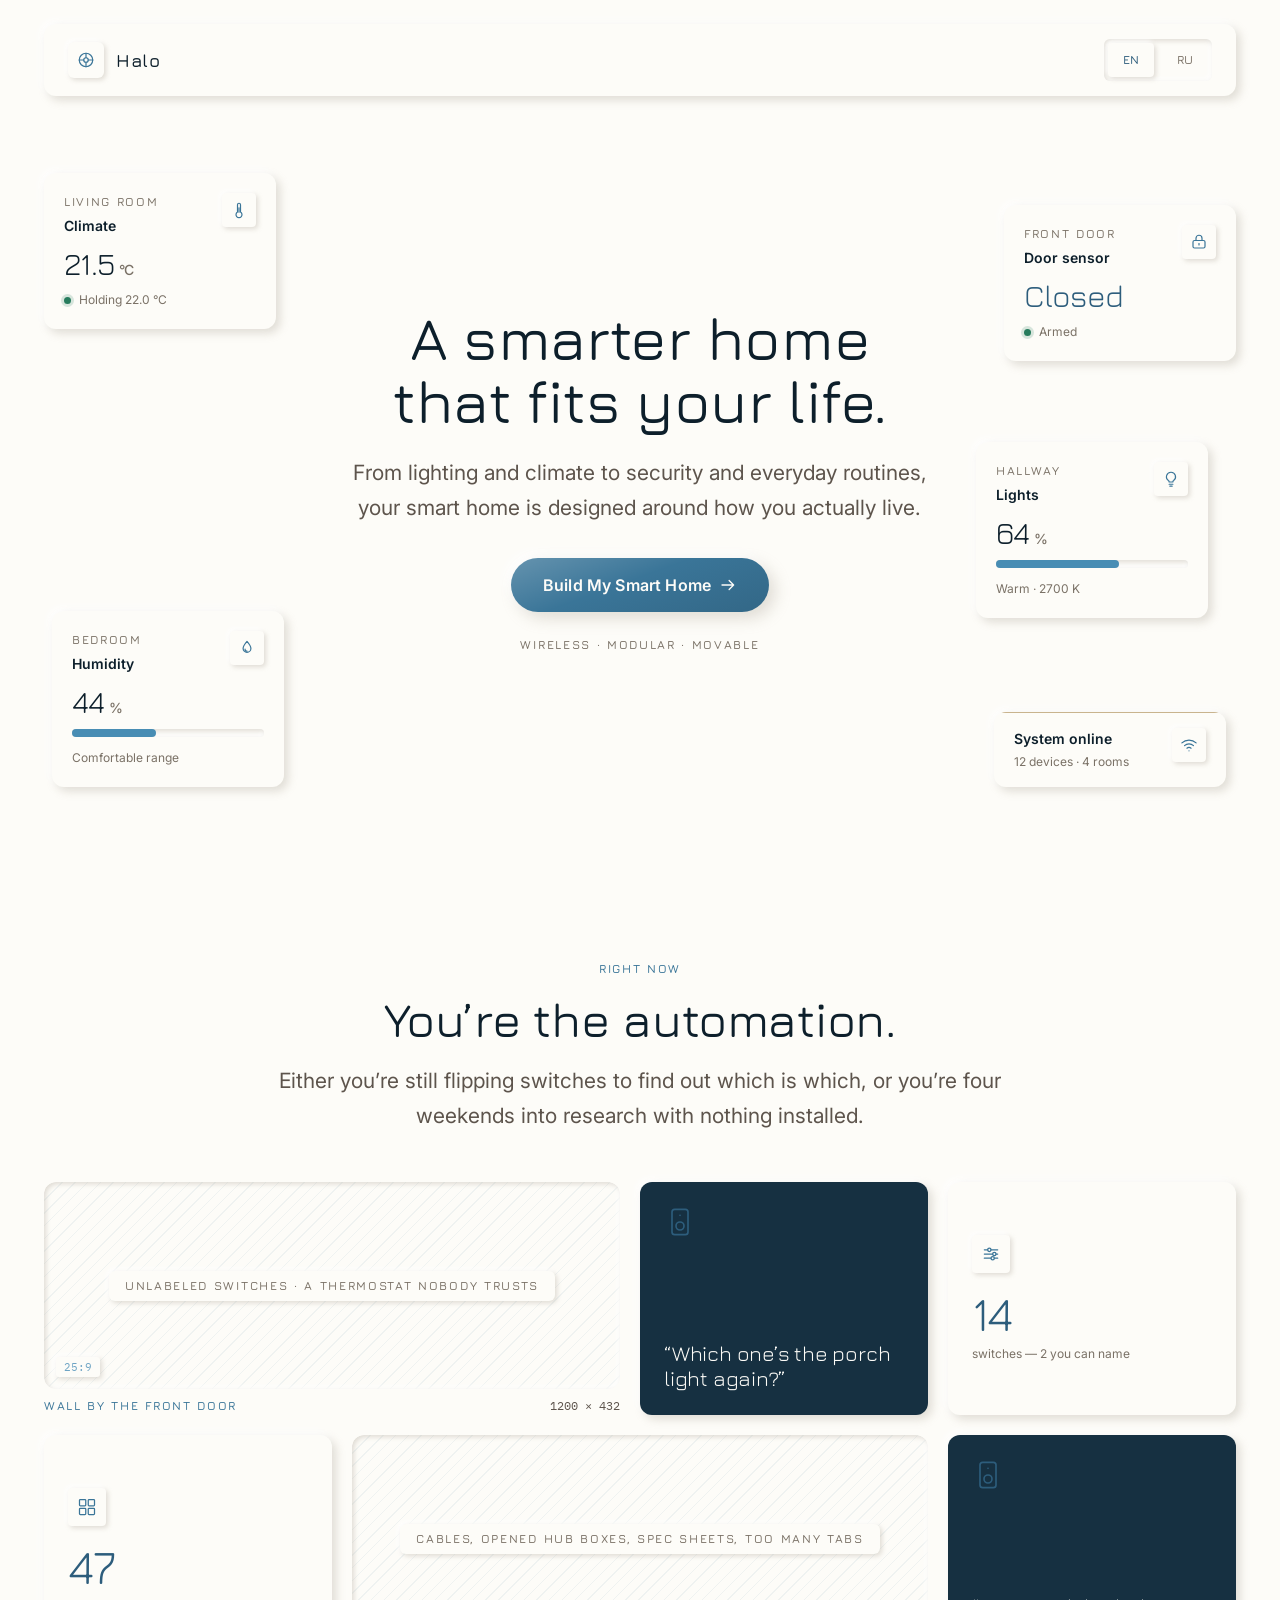
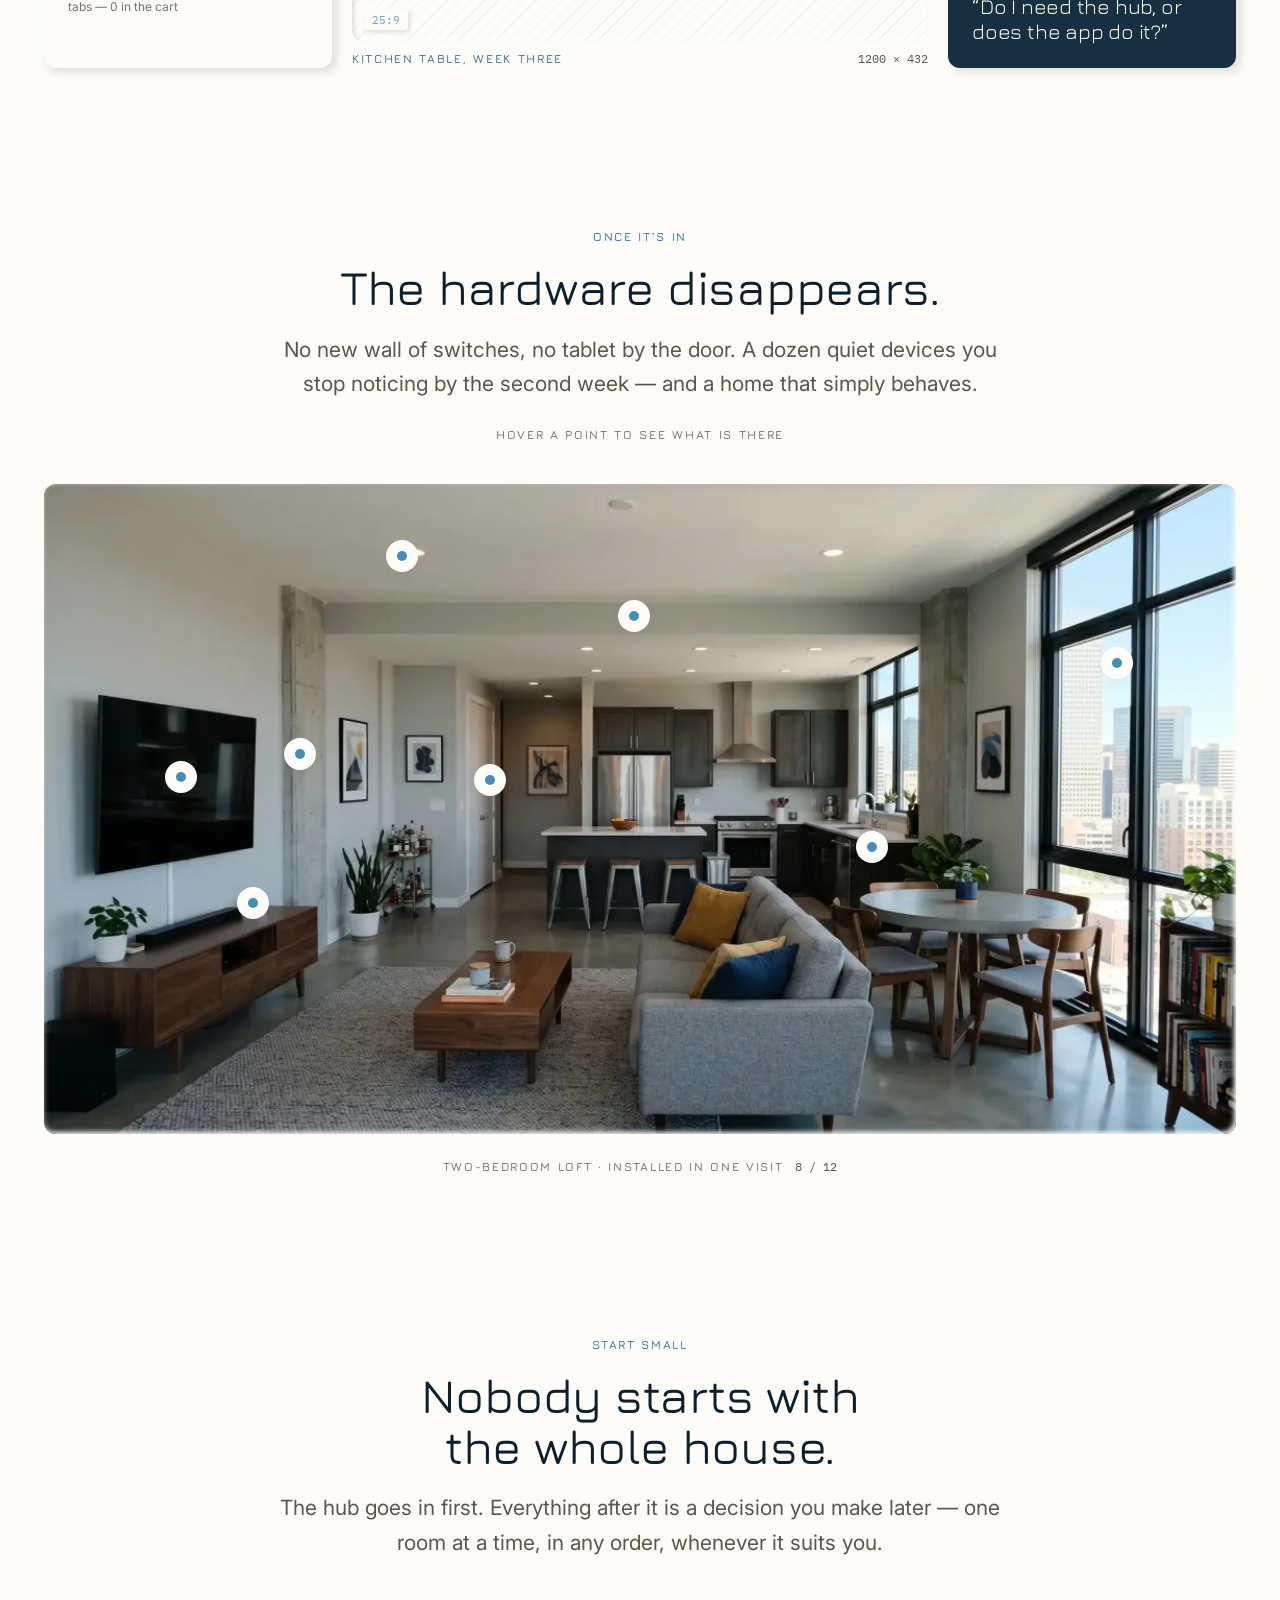
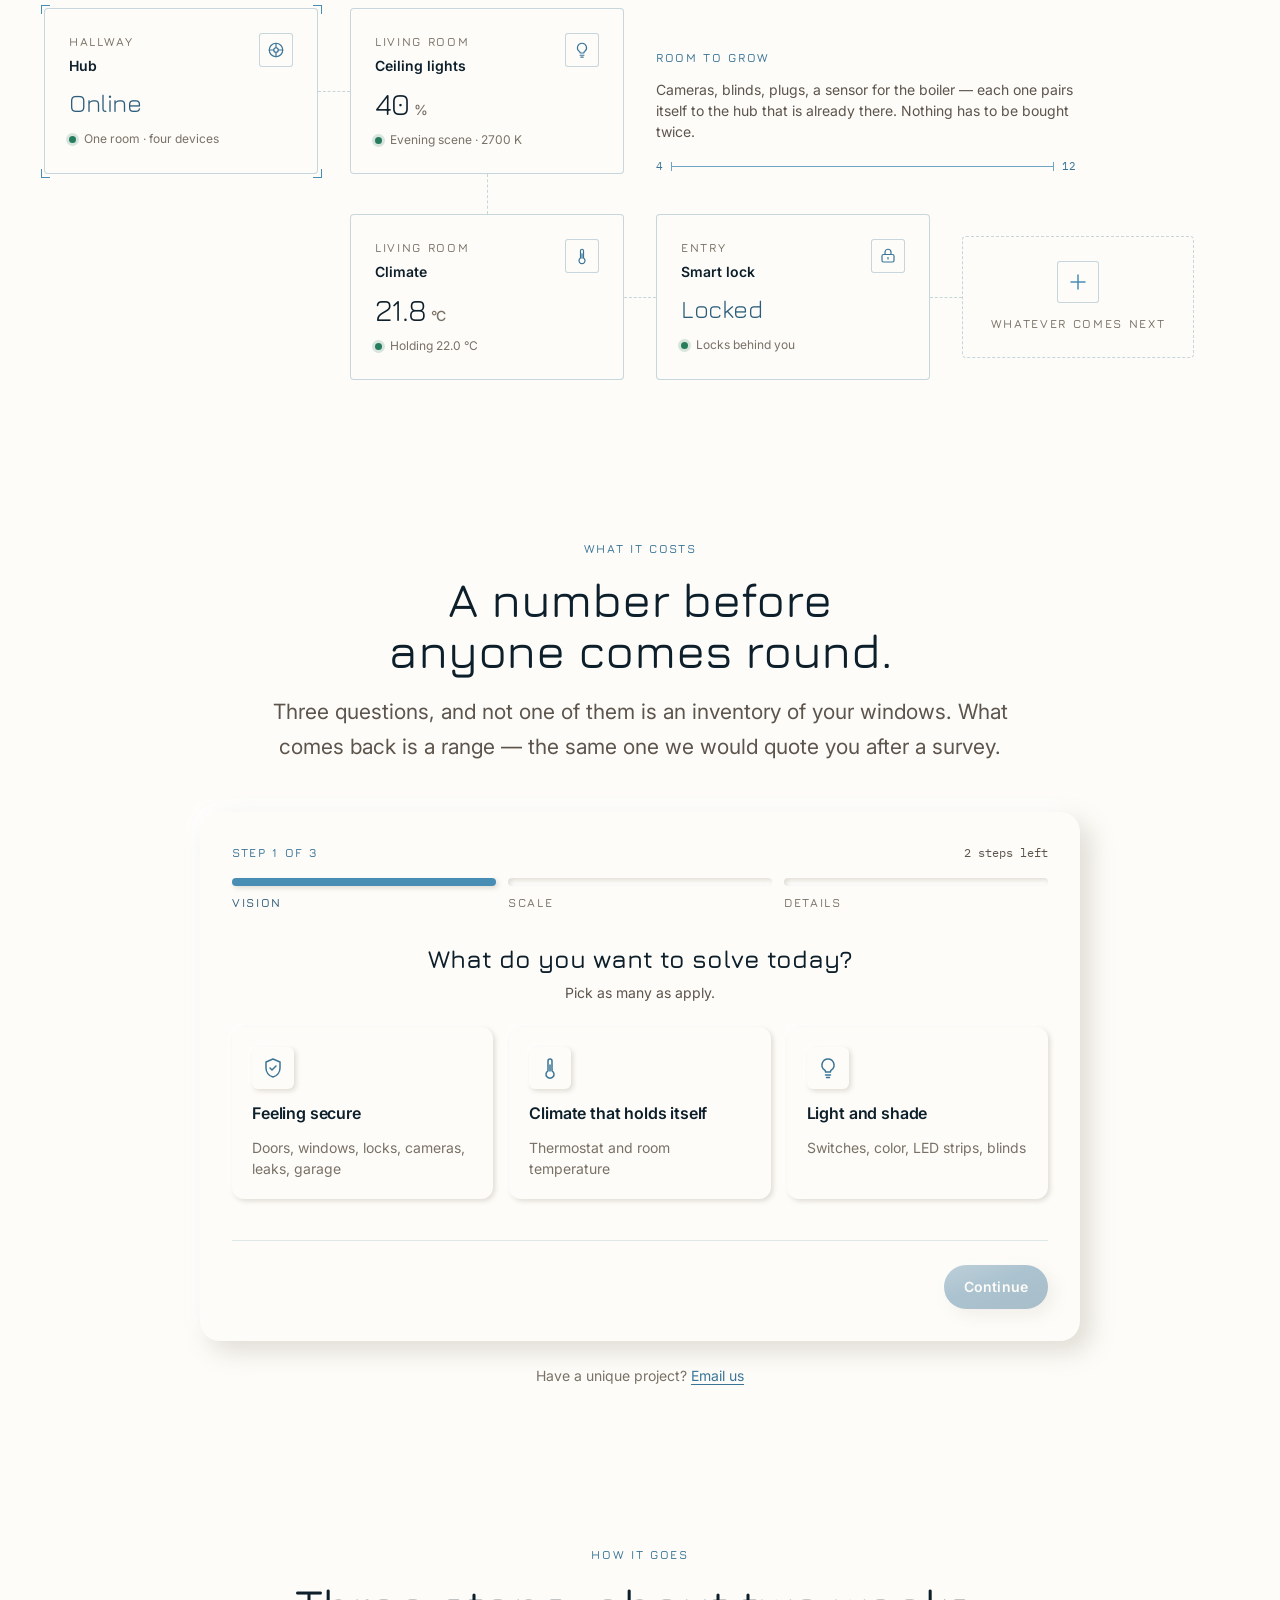
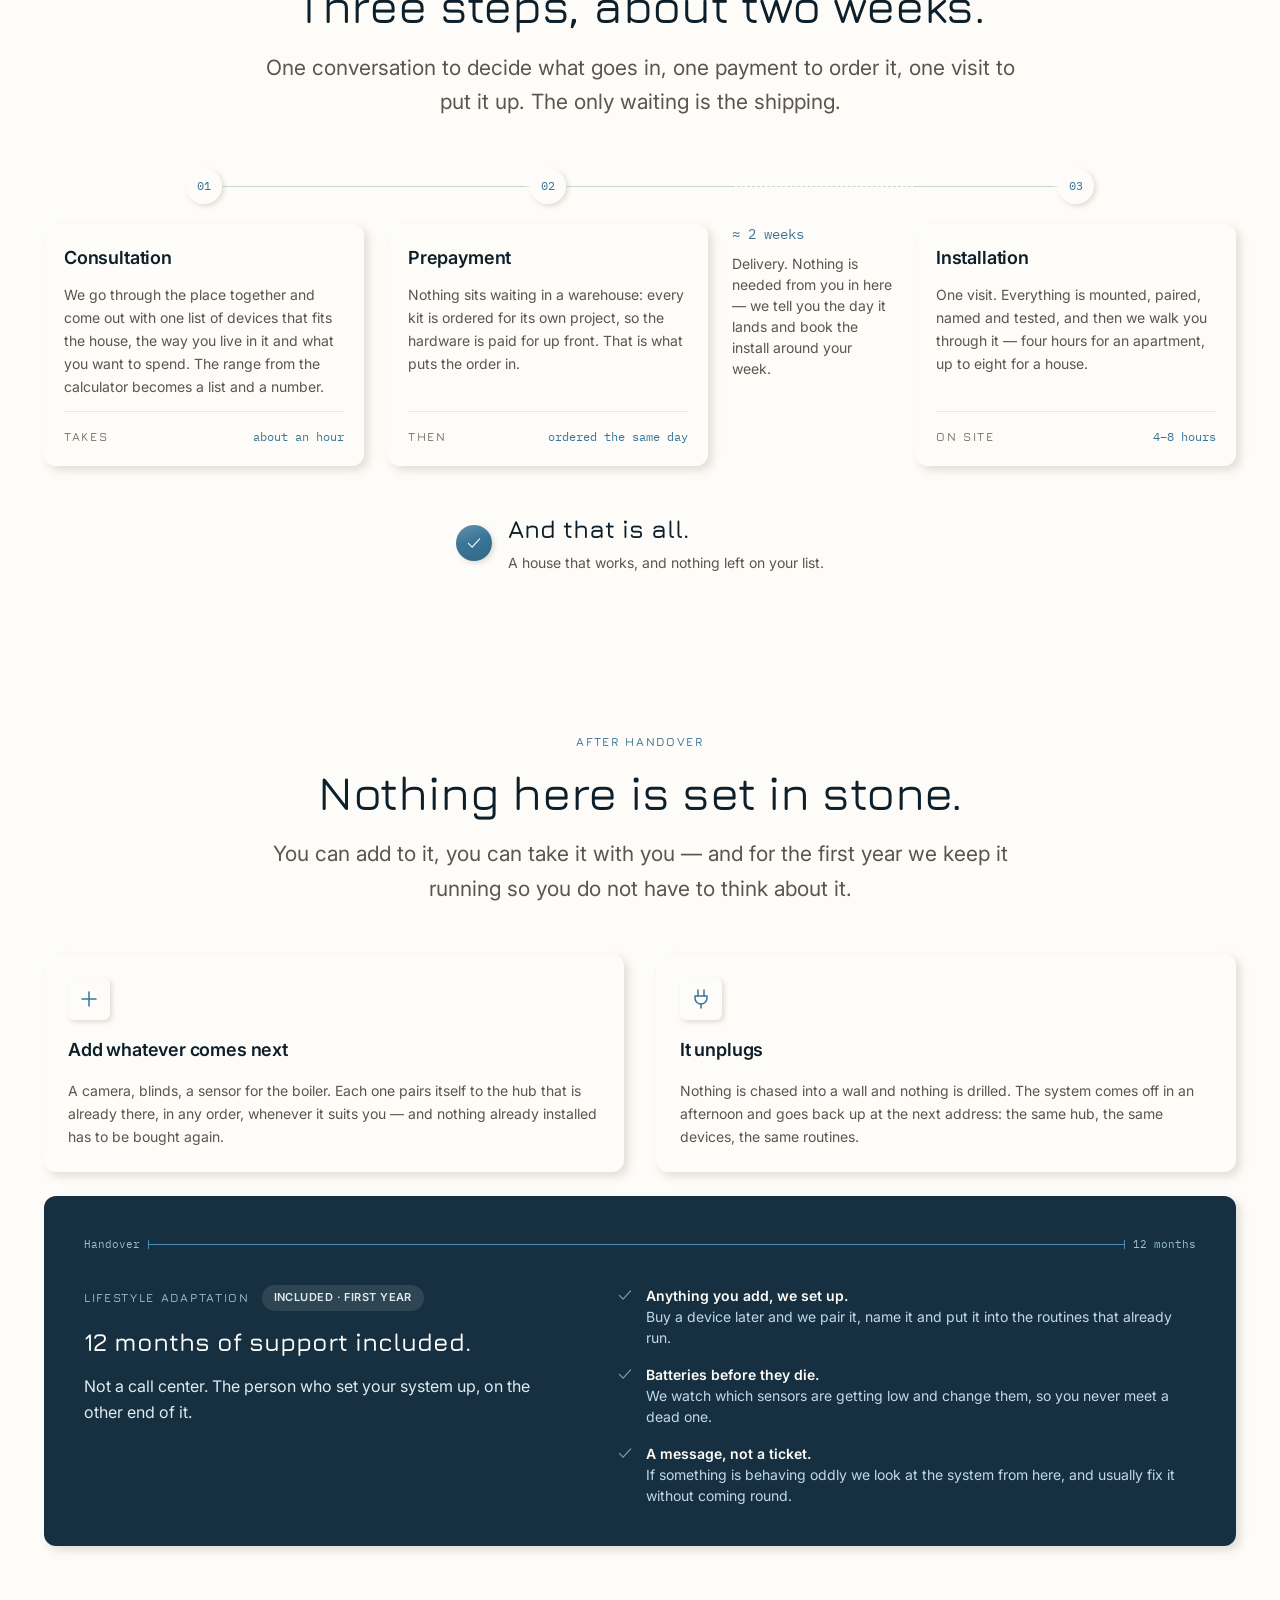
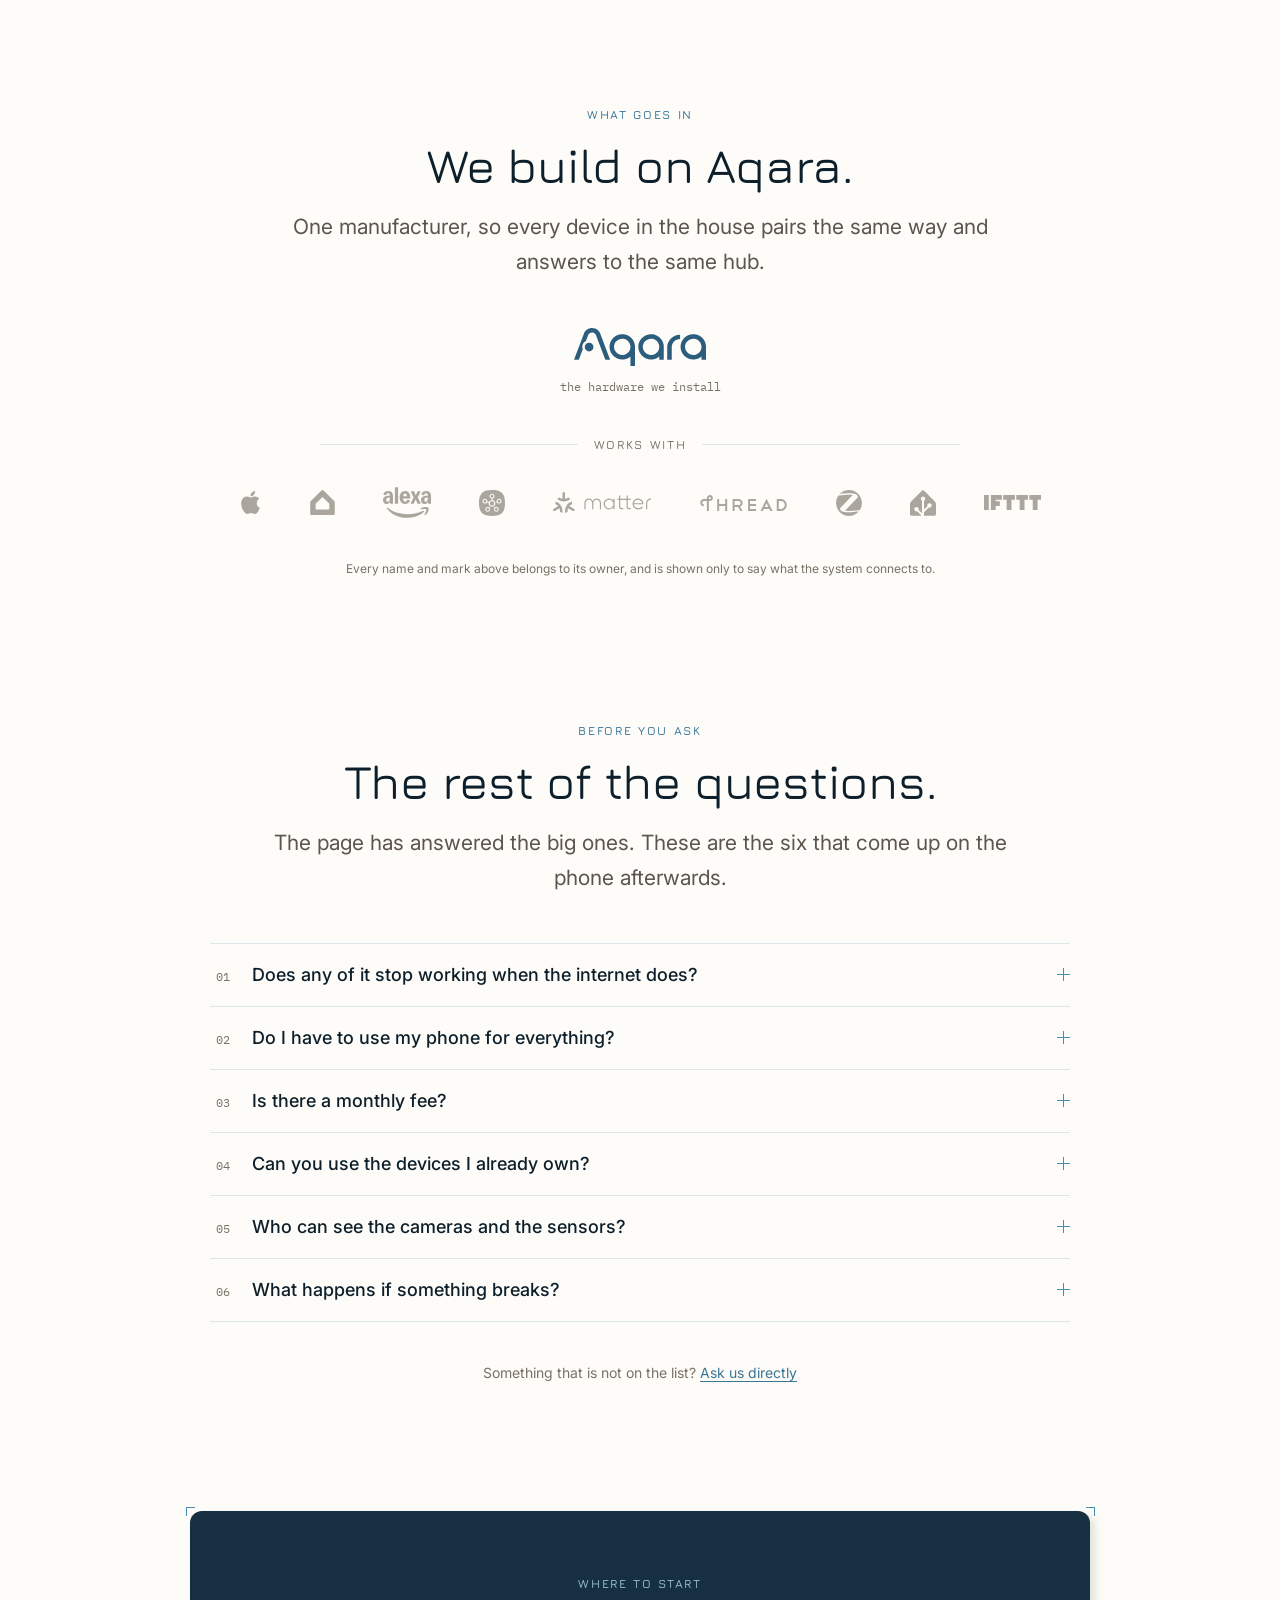
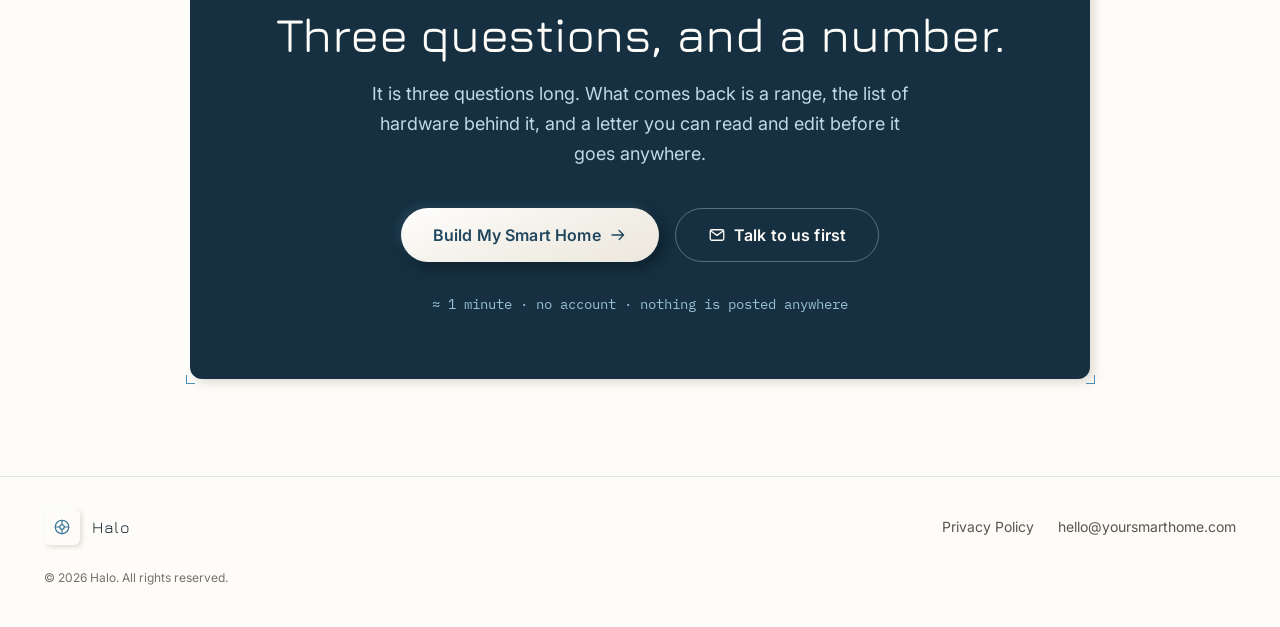
<file: index.html>
<!doctype html>
<html lang="en">
  <head>
    <meta charset="utf-8" />
    <meta name="viewport" content="width=device-width, initial-scale=1" />
    <title>Halo — Smart Home Installation</title>
    <meta
      name="description"
      content="Wireless, modular smart home systems designed around how you actually live. No drilling, no complicated installation, no commitment to one address."
    />
    <!-- The brandmark, inline: no request, and the same drawing as #i-hub. -->
    <link
      rel="icon"
      href="data:image/svg+xml,%3Csvg xmlns='http://www.w3.org/2000/svg' viewBox='0 0 24 24' fill='none' stroke='%233a7598' stroke-width='1.5' stroke-linecap='round'%3E%3Ccircle cx='12' cy='12' r='3'/%3E%3Ccircle cx='12' cy='12' r='9'/%3E%3Cpath d='M12 3v6M12 15v6M3 12h6M15 12h6'/%3E%3C/svg%3E"
    />
    <link rel="preconnect" href="https://fonts.googleapis.com" />
    <link rel="preconnect" href="https://fonts.gstatic.com" crossorigin />

    <!-- Only the weights the stylesheets set. Non-blocking: display=swap renders twice anyway. -->
    <link
      rel="preload"
      as="style"
      href="https://fonts.googleapis.com/css2?family=Jura:wght@400..600&family=Inter:wght@400;500;600&family=IBM+Plex+Mono:wght@400&display=swap"
      onload="this.onload=null;this.rel='stylesheet'"
    />
    <noscript>
      <link rel="stylesheet" href="https://fonts.googleapis.com/css2?family=Jura:wght@400..600&family=Inter:wght@400;500;600&family=IBM+Plex+Mono:wght@400&display=swap" />
    </noscript>

    <!-- This holds the render, and must: without it the page paints unstyled and
         then relays out — 5,000px of movement, the whole first screen. 25 kB
         gzipped. Built from the five source layers by build.sh, in load order:
         palette, semantic, then the rest. -->
    <link rel="stylesheet" href="css/halo.css?v=88f12e92" />

    <!-- Deferred but in the head: fetched early, runs once the DOM is parsed.
         build.sh concatenates the six sources in order; each is its own IIFE and
         returns early when its section is absent, so one bundle serves every page. -->
    <script src="js/halo.js?v=88f12e92" defer></script>
  </head>
  <body>
    <div class="paper"></div>

    <!-- Icon sprite — 24px grid, 1.5 stroke, round caps. The list below is the source:
         ./build.sh fills the symbols in from assets/icons/, and nothing here is
         hand-edited. i-door never appears in a <use> on this page — hero.js swaps
         it in for i-lock when the door beat fires — so a list read off the markup
         would drop it.
         icons: i-hub i-thermostat i-lock i-door i-bulb i-plug i-drop i-wifi i-sliders i-grid
                i-speaker i-alert i-plus i-arrow-right i-shield i-check i-flat i-townhouse
                i-house i-mail -->
    <svg width="0" height="0" style="position: absolute" aria-hidden="true">
      <defs>
        <symbol id="i-hub" viewBox="0 0 24 24">
          <circle cx="12" cy="12" r="3" />
          <circle cx="12" cy="12" r="9" />
          <path d="M12 3v6M12 15v6M3 12h6M15 12h6" />
        </symbol>
        <symbol id="i-thermostat" viewBox="0 0 24 24">
          <path d="M14 14.8V5a2 2 0 1 0-4 0v9.8a4 4 0 1 0 4 0Z" />
          <path d="M12 9v6" />
        </symbol>
        <symbol id="i-lock" viewBox="0 0 24 24">
          <rect x="4" y="10" width="16" height="10" rx="2" />
          <path d="M8 10V7a4 4 0 0 1 8 0v3" />
          <path d="M12 14v2" />
        </symbol>
        <symbol id="i-door" viewBox="0 0 24 24">
          <path d="M4 21h16" />
          <path d="M6.5 21V4a1 1 0 0 1 1-1h9a1 1 0 0 1 1 1v17" />
          <path d="M14.5 12h.01" />
        </symbol>
        <symbol id="i-bulb" viewBox="0 0 24 24">
          <path
            d="M12 3a6 6 0 0 0-3.5 10.9c.6.4 1 1.1 1 1.9v.2h5v-.2c0-.8.4-1.5 1-1.9A6 6 0 0 0 12 3Z"
          />
          <path d="M9.5 19h5M10.5 21.5h3" />
        </symbol>
        <symbol id="i-plug" viewBox="0 0 24 24">
          <path d="M9 3v6M15 3v6" />
          <path d="M6 9h12v2a6 6 0 0 1-12 0Z" />
          <path d="M12 17v4" />
        </symbol>
        <symbol id="i-drop" viewBox="0 0 24 24">
          <path d="M12 3.2c3.4 4 5.2 6.8 5.2 9.3a5.2 5.2 0 0 1-10.4 0c0-2.5 1.8-5.3 5.2-9.3Z" />
          <path d="M9.4 13.6a2.6 2.6 0 0 0 2.6 2.6" />
        </symbol>
        <symbol id="i-wifi" viewBox="0 0 24 24">
          <path d="M2.5 9.2a14 14 0 0 1 19 0" />
          <path d="M6 12.8a9 9 0 0 1 12 0" />
          <path d="M9.2 16.3a4.5 4.5 0 0 1 5.6 0" />
          <path d="M12 19.8h.01" />
        </symbol>
        <symbol id="i-sliders" viewBox="0 0 24 24">
          <path d="M4 7h4M12 7h8M4 17h8M16 17h4M4 12h10M18 12h2" />
          <circle cx="10" cy="7" r="2" />
          <circle cx="16" cy="12" r="2" />
          <circle cx="14" cy="17" r="2" />
        </symbol>
        <symbol id="i-grid" viewBox="0 0 24 24">
          <rect x="3" y="3" width="7.5" height="7.5" rx="1" />
          <rect x="13.5" y="3" width="7.5" height="7.5" rx="1" />
          <rect x="3" y="13.5" width="7.5" height="7.5" rx="1" />
          <rect x="13.5" y="13.5" width="7.5" height="7.5" rx="1" />
        </symbol>
        <symbol id="i-speaker" viewBox="0 0 24 24">
          <rect x="6" y="2.5" width="12" height="19" rx="2" />
          <circle cx="12" cy="15" r="3" />
          <path d="M12 7h.01" />
        </symbol>
        <symbol id="i-alert" viewBox="0 0 24 24">
          <path d="M12 3.5 2.8 20h18.4Z" />
          <path d="M12 10v4M12 17h.01" />
        </symbol>
        <symbol id="i-plus" viewBox="0 0 24 24">
          <path d="M12 5v14M5 12h14" />
        </symbol>
        <symbol id="i-arrow-right" viewBox="0 0 24 24">
          <path d="M4 12h15.5M13.5 6l6 6-6 6" />
        </symbol>
        <symbol id="i-shield" viewBox="0 0 24 24">
          <path d="M12 3 5 6v6c0 4.4 3 8 7 9 4-1 7-4.6 7-9V6Z" />
          <path d="m9 12 2 2 4-4" />
        </symbol>
        <symbol id="i-check" viewBox="0 0 24 24">
          <path d="m4.5 12.5 5 5 10-11" />
        </symbol>
        <symbol id="i-flat" viewBox="0 0 24 24">
          <rect x="5" y="3" width="14" height="18" rx="1.5" />
          <path d="M8.5 7.5h2M13.5 7.5h2M8.5 11.5h2M13.5 11.5h2" />
          <path d="M10.2 21v-4.6h3.6V21" />
        </symbol>
        <symbol id="i-townhouse" viewBox="0 0 24 24">
          <path d="M2.5 11 7.25 6.5 12 11l4.75-4.5L21.5 11" />
          <path d="M4.5 10.2V21h15V10.2" />
          <path d="M12 21v-9.6" />
        </symbol>
        <symbol id="i-house" viewBox="0 0 24 24">
          <path d="M3.5 11 12 4l8.5 7" />
          <path d="M6 9.9V21h12V9.9" />
          <path d="M10.1 21v-5.4h3.8V21" />
        </symbol>
        <symbol id="i-mail" viewBox="0 0 24 24">
          <rect x="3" y="5" width="18" height="14" rx="2" />
          <path d="m3.9 6.6 8.1 5.9 8.1-5.9" />
        </symbol>
      </defs>
    </svg>

    <header class="site-head">
      <div class="container">
        <nav class="navbar" data-i18n-aria-label="nav.label" aria-label="Main">
          <a class="navbar__brand" href="#top">
            <span class="brandmark"
              ><svg class="icon icon--sm" aria-hidden="true"><use href="#i-hub" /></svg
            ></span>
            Halo
          </a>

          <!-- Language follows the system, and can be overridden here. -->
          <div
            class="tabs tabs--sm langswitch"
            role="group"
            data-i18n-aria-label="lang.label"
            aria-label="Language"
          >
            <button class="tab" type="button" data-lang="en" aria-pressed="true">
              EN
            </button>
            <button class="tab" type="button" data-lang="ru" aria-pressed="false">
              RU
            </button>
          </div>
        </nav>
      </div>
    </header>

    <!-- ===== 01 — HERO: the headline lands, the system assembles around it ===== -->
    <main id="top">
      <section class="hero" aria-labelledby="hero-title">
        <div class="container">
          <div class="hero__stage">
            <div class="hero__copy">
              <h1
                class="display-2 hero__title"
                id="hero-title"
                data-anim="rise"
                style="--d: 80ms"
                data-i18n="hero.title"
              >
                A smarter home that fits your life.
              </h1>

              <p
                class="lede hero__lede"
                data-anim="rise"
                style="--d: 260ms"
                data-i18n="hero.body"
              >
                From lighting and climate to security and everyday routines, your
                smart home is designed around how you actually live.
              </p>

              <div class="hero__actions" data-anim="rise" style="--d: 420ms">
                <a class="btn btn--primary btn--lg" href="#calc">
                  <span data-i18n="hero.cta">Build My Smart Home</span>
                  <svg class="icon" aria-hidden="true"><use href="#i-arrow-right" /></svg>
                </a>
              </div>

              <p
                class="label hero__trust"
                data-anim="rise"
                style="--d: 560ms"
                data-i18n="hero.trust"
              >
                Wireless · Modular · Movable
              </p>
            </div>

            <!-- The live system: readings, not controls. Decorative. -->
            <div class="hero__widgets" aria-hidden="true">
              <div class="hero__widget hero__widget--leak" data-leak>
                <article class="card hero__device hero__alert">
                  <span class="icon-plate hero__plate hero__plate--alert"
                    ><svg class="icon icon--sm" aria-hidden="true"><use href="#i-alert" /></svg
                  ></span>
                  <span class="hero__alert-text">
                    <span class="device__name" data-i18n="w.leak.title"
                      >Water leak detected</span
                    >
                    <span class="caption" data-i18n="w.leak.note"
                      >Basement · water shut off automatically</span
                    >
                  </span>
                </article>
              </div>

              <div
                class="hero__widget hero__widget--climate"
                data-anim="pop"
                style="--d: 700ms"
              >
                <article class="card device hero__device">
                  <div class="device__head">
                    <div class="device__meta">
                      <span class="label" data-i18n="w.climate.room">Living room</span>
                      <span class="device__name" data-i18n="w.climate.name">Climate</span>
                    </div>
                    <span class="icon-plate hero__plate"
                      ><svg class="icon icon--sm" aria-hidden="true"><use href="#i-thermostat" /></svg
                    ></span>
                  </div>
                  <div class="device__reading" data-reading>
                    <span data-temp>21.5</span><span class="device__unit">°C</span>
                  </div>
                  <div class="hero__device-foot">
                    <span class="status status--online"
                      ><span class="status__dot"></span
                    ></span>
                    <span class="caption" data-i18n="w.climate.note">Holding 22.0 °C</span>
                  </div>
                </article>
              </div>

              <div
                class="hero__widget hero__widget--humidity"
                data-anim="pop"
                style="--d: 980ms"
              >
                <article class="card device hero__device">
                  <div class="device__head">
                    <div class="device__meta">
                      <span class="label" data-i18n="w.humidity.room">Bedroom</span>
                      <span class="device__name" data-i18n="w.humidity.name">Humidity</span>
                    </div>
                    <span class="icon-plate hero__plate"
                      ><svg class="icon icon--sm" aria-hidden="true"><use href="#i-drop" /></svg
                    ></span>
                  </div>
                  <div class="device__reading" data-reading>
                    <span data-humidity>44</span><span class="device__unit">%</span>
                  </div>
                  <div class="meter">
                    <span class="meter__fill" style="--v: 44%" data-humidity-fill></span>
                  </div>
                  <span class="caption" data-i18n="w.humidity.note">Comfortable range</span>
                </article>
              </div>

              <div
                class="hero__widget hero__widget--door"
                data-anim="pop"
                style="--d: 840ms"
                data-door
              >
                <article class="card device hero__device">
                  <div class="device__head">
                    <div class="device__meta">
                      <span class="label" data-i18n="w.door.room">Front door</span>
                      <span class="device__name" data-i18n="w.door.name">Door sensor</span>
                    </div>
                    <span class="icon-plate hero__plate"
                      ><svg class="icon icon--sm" aria-hidden="true" data-door-icon>
                        <use href="#i-lock" /></svg
                    ></span>
                  </div>
                  <div class="device__reading device__reading--state" data-i18n="w.door.closed">
                    Closed
                  </div>
                  <div class="hero__device-foot">
                    <span class="status status--online" data-door-status
                      ><span class="status__dot"></span
                    ></span>
                    <span class="caption" data-door-note data-i18n="w.door.note"
                      >Armed</span
                    >
                  </div>
                </article>
              </div>

              <div
                class="hero__widget hero__widget--lights"
                data-anim="pop"
                style="--d: 1120ms"
              >
                <article class="card device hero__device">
                  <div class="device__head">
                    <div class="device__meta">
                      <span class="label" data-i18n="w.lights.room">Hallway</span>
                      <span class="device__name" data-i18n="w.lights.name">Lights</span>
                    </div>
                    <span class="icon-plate hero__plate"
                      ><svg class="icon icon--sm" aria-hidden="true"><use href="#i-bulb" /></svg
                    ></span>
                  </div>
                  <div class="device__reading">
                    64<span class="device__unit">%</span>
                  </div>
                  <div class="meter"><span class="meter__fill" style="--v: 64%"></span></div>
                  <span class="caption" data-i18n="w.lights.note">Warm · 2700 K</span>
                </article>
              </div>

              <div
                class="hero__widget hero__widget--hub"
                data-anim="pop"
                style="--d: 1260ms"
              >
                <article class="card device hero__device hero__device--slim">
                  <!-- Slides down over the card when the hub drops the link. -->
                  <div class="linkstrip" data-link>
                    <span class="linkstrip__dot"></span>
                    <span data-link-text data-i18n="w.link.reconnecting">Reconnecting</span>
                  </div>
                  <div class="device__head">
                    <div class="device__meta">
                      <span class="device__name" data-i18n="w.hub.name">System online</span>
                      <span class="caption" data-i18n="w.hub.note">12 devices · 4 rooms</span>
                    </div>
                    <span class="icon-plate hero__plate"
                      ><svg class="icon icon--sm" aria-hidden="true"><use href="#i-wifi" /></svg
                    ></span>
                  </div>
                </article>
              </div>

            </div>
          </div>
        </div>
      </section>

      <!-- ===== 02 — PROBLEM: two anxieties, one per row, the rows mirrored ===== -->
      <section
        class="problem"
        id="problem"
        aria-labelledby="problem-title"
        data-reveal
      >
        <div class="container">
          <header class="problem__head">
            <p
              class="label label--accent"
              data-anim="rise"
              style="--d: 60ms"
              data-i18n="problem.eyebrow"
            >
              Right now
            </p>

            <h2
              class="display-3 problem__title"
              id="problem-title"
              data-anim="rise"
              style="--d: 160ms"
              data-i18n="problem.title"
            >
              You’re the automation.
            </h2>

            <p
              class="lede problem__lede"
              data-anim="rise"
              style="--d: 280ms"
              data-i18n="problem.lede"
            >
              Either you’re still flipping switches to find out which is which,
              or you’re four weekends into research with nothing installed.
            </p>
          </header>

          <div class="problem__board">
            <!-- Row 1 — the switches you own. Photo leads; each cell turns over. -->
            <div class="problem__row problem__row--a">
              <div
                class="problem__cell problem__cell--photo problem__flip"
                data-flip
                data-anim="pop"
                style="--d: 380ms"
              >
                <div class="problem__faces">
                  <figure class="problem__face problem__face--front">
                    <div class="frame" data-ratio="25:9">
                      <span class="frame__note label" data-i18n="problem.a.shot"
                        >Unlabeled switches · a thermostat nobody trusts</span
                      >
                    </div>
                    <figcaption class="problem__caption">
                      <span class="label label--accent" data-i18n="problem.a.label"
                        >Wall by the front door</span
                      >
                      <span class="mono">1200 × 432</span>
                    </figcaption>
                  </figure>
                  <figure class="problem__face problem__face--back" aria-hidden="true">
                    <div class="frame" data-ratio="25:9">
                      <span class="frame__note label" data-i18n="problem.a.shotAfter"
                        >One plate · every room named</span
                      >
                    </div>
                    <figcaption class="problem__caption">
                      <span class="label label--accent" data-i18n="problem.a.labelAfter"
                        >Wall by the front door</span
                      >
                      <span class="mono">1200 × 432</span>
                    </figcaption>
                  </figure>
                </div>
                <button
                  class="btn btn--sm btn--icon btn--ghost problem__toggle"
                  type="button"
                  data-flip-toggle
                  aria-pressed="false"
                  data-i18n-aria-label="problem.a.flipPhoto"
                  aria-label="The wall by the front door, with Halo"
                >
                  <svg class="icon" aria-hidden="true">
                    <use href="#i-arrow-right" />
                  </svg>
                </button>
              </div>

              <div
                class="problem__cell problem__cell--quote problem__flip"
                data-flip
                data-anim="pop"
                style="--d: 460ms"
              >
                <div class="problem__faces">
                  <blockquote
                    class="card card--ink problem__face problem__face--front"
                  >
                    <svg class="icon icon--lg problem__mark" aria-hidden="true">
                      <use href="#i-speaker" />
                    </svg>
                    <p class="quote__text" data-i18n="problem.a.quote">
                      “Which one’s the porch light again?”
                    </p>
                  </blockquote>
                  <blockquote
                    class="card card--ink problem__face problem__face--back" aria-hidden="true"
                  >
                    <svg class="icon icon--lg problem__mark" aria-hidden="true">
                      <use href="#i-speaker" />
                    </svg>
                    <p class="quote__text" data-i18n="problem.a.quoteAfter">
                      “I haven’t touched a switch in a month.”
                    </p>
                  </blockquote>
                </div>
                <button
                  class="btn btn--sm btn--icon btn--inverse-ghost problem__toggle"
                  type="button"
                  data-flip-toggle
                  aria-pressed="false"
                  data-i18n-aria-label="problem.a.flipQuote"
                  aria-label="The porch light, with Halo"
                >
                  <svg class="icon" aria-hidden="true">
                    <use href="#i-arrow-right" />
                  </svg>
                </button>
              </div>

              <div
                class="problem__cell problem__cell--stat problem__flip"
                data-flip
                data-anim="pop"
                style="--d: 540ms"
              >
                <div class="problem__faces">
                  <div class="card problem__face problem__face--front">
                    <span class="icon-plate problem__plate">
                      <svg class="icon" aria-hidden="true"><use href="#i-sliders" /></svg>
                    </span>
                    <div class="stat">
                      <span class="stat__value" data-i18n="problem.a.stat">14</span>
                      <span class="stat__label" data-i18n="problem.a.statNote"
                        >switches — 2 you can name</span
                      >
                    </div>
                  </div>
                  <div class="card problem__face problem__face--back" aria-hidden="true">
                    <span class="icon-plate problem__plate">
                      <svg class="icon" aria-hidden="true"><use href="#i-sliders" /></svg>
                    </span>
                    <div class="stat">
                      <span class="stat__value" data-i18n="problem.a.statAfter">0</span>
                      <span class="stat__label" data-i18n="problem.a.statNoteAfter"
                        >switches left to guess at</span
                      >
                    </div>
                  </div>
                </div>
                <button
                  class="btn btn--sm btn--icon btn--ghost problem__toggle"
                  type="button"
                  data-flip-toggle
                  aria-pressed="false"
                  data-i18n-aria-label="problem.a.flipStat"
                  aria-label="The switches, with Halo"
                >
                  <svg class="icon" aria-hidden="true">
                    <use href="#i-arrow-right" />
                  </svg>
                </button>
              </div>
            </div>

            <!-- Row 2 — the setup you have not started. Mirrored: the stat leads. -->
            <div class="problem__row problem__row--b">
              <div
                class="problem__cell problem__cell--stat problem__flip"
                data-flip
                data-anim="pop"
                style="--d: 640ms"
              >
                <div class="problem__faces">
                  <div class="card problem__face problem__face--front">
                    <span class="icon-plate problem__plate">
                      <svg class="icon" aria-hidden="true"><use href="#i-grid" /></svg>
                    </span>
                    <div class="stat">
                      <span class="stat__value" data-i18n="problem.b.stat">47</span>
                      <span class="stat__label" data-i18n="problem.b.statNote"
                        >tabs — 0 in the cart</span
                      >
                    </div>
                  </div>
                  <div class="card problem__face problem__face--back" aria-hidden="true">
                    <span class="icon-plate problem__plate">
                      <svg class="icon" aria-hidden="true"><use href="#i-grid" /></svg>
                    </span>
                    <div class="stat">
                      <span class="stat__value" data-i18n="problem.b.statAfter">4h</span>
                      <span class="stat__label" data-i18n="problem.b.statNoteAfter"
                        >one visit, start to handover</span
                      >
                    </div>
                  </div>
                </div>
                <button
                  class="btn btn--sm btn--icon btn--ghost problem__toggle"
                  type="button"
                  data-flip-toggle
                  aria-pressed="false"
                  data-i18n-aria-label="problem.b.flipStat"
                  aria-label="The tabs, with Halo"
                >
                  <svg class="icon" aria-hidden="true">
                    <use href="#i-arrow-right" />
                  </svg>
                </button>
              </div>

              <div
                class="problem__cell problem__cell--photo problem__flip"
                data-flip
                data-anim="pop"
                style="--d: 720ms"
              >
                <div class="problem__faces">
                  <figure class="problem__face problem__face--front">
                    <div class="frame" data-ratio="25:9">
                      <span class="frame__note label" data-i18n="problem.b.shot"
                        >Cables, opened hub boxes, spec sheets, too many tabs</span
                      >
                    </div>
                    <figcaption class="problem__caption">
                      <span class="label label--accent" data-i18n="problem.b.label"
                        >Kitchen table, week three</span
                      >
                      <span class="mono">1200 × 432</span>
                    </figcaption>
                  </figure>
                  <figure class="problem__face problem__face--back" aria-hidden="true">
                    <div class="frame" data-ratio="25:9">
                      <span class="frame__note label" data-i18n="problem.b.shotAfter"
                        >One box, one afternoon, nothing left to read</span
                      >
                    </div>
                    <figcaption class="problem__caption">
                      <span class="label label--accent" data-i18n="problem.b.labelAfter"
                        >Kitchen table, Thursday</span
                      >
                      <span class="mono">1200 × 432</span>
                    </figcaption>
                  </figure>
                </div>
                <button
                  class="btn btn--sm btn--icon btn--ghost problem__toggle"
                  type="button"
                  data-flip-toggle
                  aria-pressed="false"
                  data-i18n-aria-label="problem.b.flipPhoto"
                  aria-label="The kitchen table, with Halo"
                >
                  <svg class="icon" aria-hidden="true">
                    <use href="#i-arrow-right" />
                  </svg>
                </button>
              </div>

              <div
                class="problem__cell problem__cell--quote problem__flip"
                data-flip
                data-anim="pop"
                style="--d: 800ms"
              >
                <div class="problem__faces">
                  <blockquote
                    class="card card--ink problem__face problem__face--front"
                  >
                    <svg class="icon icon--lg problem__mark" aria-hidden="true">
                      <use href="#i-speaker" />
                    </svg>
                    <p class="quote__text" data-i18n="problem.b.quote">
                      “Do I need the hub, or does the app do it?”
                    </p>
                  </blockquote>
                  <blockquote
                    class="card card--ink problem__face problem__face--back" aria-hidden="true"
                  >
                    <svg class="icon icon--lg problem__mark" aria-hidden="true">
                      <use href="#i-speaker" />
                    </svg>
                    <p class="quote__text" data-i18n="problem.b.quoteAfter">
                      “I still don’t know what a hub is.”
                    </p>
                  </blockquote>
                </div>
                <button
                  class="btn btn--sm btn--icon btn--inverse-ghost problem__toggle"
                  type="button"
                  data-flip-toggle
                  aria-pressed="false"
                  data-i18n-aria-label="problem.b.flipQuote"
                  aria-label="The hub question, with Halo"
                >
                  <svg class="icon" aria-hidden="true">
                    <use href="#i-arrow-right" />
                  </svg>
                </button>
              </div>
            </div>
          </div>
        </div>
      </section>

      <!-- ===== 03 — PLAN: every device is a point and a card; js/plan.js pairs them ===== -->
      <section class="plan" id="plan" aria-labelledby="plan-title" data-reveal>
        <div class="container">
          <header class="plan__head">
            <p
              class="label label--accent"
              data-anim="rise"
              style="--d: 60ms"
              data-i18n="plan.eyebrow"
            >
              Once it’s in
            </p>

            <h2
              class="display-3 plan__title"
              id="plan-title"
              data-anim="rise"
              style="--d: 160ms"
              data-i18n="plan.title"
            >
              The hardware disappears.
            </h2>

            <p
              class="lede plan__lede"
              data-anim="rise"
              style="--d: 280ms"
              data-i18n="plan.lede"
            >
              No new wall of switches, no tablet by the door. A dozen quiet
              devices you stop noticing by the second week — and a home that
              simply behaves.
            </p>

            <!-- One line, two readings: pointer and touch trade places at the breakpoint. -->
            <p class="plan__hint" data-anim="rise" style="--d: 400ms">
              <span class="label plan__hint--pointer" data-i18n="plan.hint.pointer"
                >Hover a point to see what is there</span
              >
              <span class="label plan__hint--touch" data-i18n="plan.hint.touch"
                >Swipe the cards — the plan follows</span
              >
            </p>
          </header>

          <div class="plan__stage" data-plan-stage>
            <figure class="plan__figure" data-anim="pop" style="--d: 460ms">
              <!-- Widths measured off the layout: 92vw until the container caps
                   the figure at 1144px. 2000w is the shot itself, and the top
                   rung — it is short of 1144x2, but upscaling adds bytes, not
                   detail. -->
              <img
                class="plan__photo"
                src="assets/appartment.webp"
                srcset="
                  assets/appartment-480.webp   480w,
                  assets/appartment-800.webp   800w,
                  assets/appartment-1144.webp 1144w,
                  assets/appartment-1600.webp 1600w,
                  assets/appartment.webp      2000w
                "
                sizes="(min-width: 1240px) 1144px, 92vw"
                width="2000"
                height="1091"
                loading="lazy"
                decoding="async"
                data-i18n-aria-label="plan.photo"
                alt="Open-plan apartment: living room, kitchen and dining area by a wall of windows"
              />

              <!-- Each point carries its place as a percentage; plan.js copies it to the card. -->
              <ul class="plan__pins">
                <li
                  class="plan__pin"
                  data-device="media"
                  data-place="above"
                  data-align="start"
                  style="--x: 11.5%; --y: 45%; --d: 560ms"
                  data-anim="pop"
                >
                  <button
                    class="plan__dot"
                    type="button"
                    aria-expanded="false"
                    aria-controls="dev-media"
                    data-i18n-aria-label="plan.media.pin"
                    aria-label="Media, living room"
                  ></button>
                </li>

                <li
                  class="plan__pin"
                  data-device="hub"
                  data-place="above"
                  data-align="center"
                  style="--x: 17.5%; --y: 64.5%; --d: 630ms"
                  data-anim="pop"
                >
                  <button
                    class="plan__dot"
                    type="button"
                    aria-expanded="false"
                    aria-controls="dev-hub"
                    data-i18n-aria-label="plan.hub.pin"
                    aria-label="Hub, hallway"
                  ></button>
                </li>

                <li
                  class="plan__pin"
                  data-device="climate"
                  data-place="above"
                  data-align="center"
                  style="--x: 21.5%; --y: 41.5%; --d: 700ms"
                  data-anim="pop"
                >
                  <button
                    class="plan__dot"
                    type="button"
                    aria-expanded="false"
                    aria-controls="dev-climate"
                    data-i18n-aria-label="plan.climate.pin"
                    aria-label="Climate, living room"
                  ></button>
                </li>

                <li
                  class="plan__pin"
                  data-device="lights"
                  data-place="below"
                  data-align="center"
                  style="--x: 30%; --y: 11%; --d: 770ms"
                  data-anim="pop"
                >
                  <button
                    class="plan__dot"
                    type="button"
                    aria-expanded="false"
                    aria-controls="dev-lights"
                    data-i18n-aria-label="plan.lights.pin"
                    aria-label="Ceiling lights, living room"
                  ></button>
                </li>

                <li
                  class="plan__pin"
                  data-device="lock"
                  data-place="above"
                  data-align="center"
                  style="--x: 37.4%; --y: 45.5%; --d: 840ms"
                  data-anim="pop"
                >
                  <button
                    class="plan__dot"
                    type="button"
                    aria-expanded="false"
                    aria-controls="dev-lock"
                    data-i18n-aria-label="plan.lock.pin"
                    aria-label="Smart lock, entry"
                  ></button>
                </li>

                <li
                  class="plan__pin"
                  data-device="presence"
                  data-place="below"
                  data-align="center"
                  style="--x: 49.5%; --y: 20.3%; --d: 910ms"
                  data-anim="pop"
                >
                  <button
                    class="plan__dot"
                    type="button"
                    aria-expanded="false"
                    aria-controls="dev-presence"
                    data-i18n-aria-label="plan.presence.pin"
                    aria-label="Presence sensor, hallway"
                  ></button>
                </li>

                <li
                  class="plan__pin"
                  data-device="leak"
                  data-place="above"
                  data-align="center"
                  style="--x: 69.5%; --y: 55.9%; --d: 980ms"
                  data-anim="pop"
                >
                  <button
                    class="plan__dot"
                    type="button"
                    aria-expanded="false"
                    aria-controls="dev-leak"
                    data-i18n-aria-label="plan.leak.pin"
                    aria-label="Leak sensor, kitchen"
                  ></button>
                </li>

                <!-- The other edge of the photograph, so this hangs its card off the point too. -->
                <li
                  class="plan__pin"
                  data-device="shades"
                  data-place="below"
                  data-align="end"
                  style="--x: 90%; --y: 27.5%; --d: 1050ms"
                  data-anim="pop"
                >
                  <button
                    class="plan__dot"
                    type="button"
                    aria-expanded="false"
                    aria-controls="dev-shades"
                    data-i18n-aria-label="plan.shades.pin"
                    aria-label="Shades, dining area"
                  ></button>
                </li>
              </ul>
            </figure>

            <!-- The cards: a rail under the photo, the tooltips above the breakpoint. -->
            <ul class="plan__rail" data-plan-rail data-anim="rise" style="--d: 620ms">
              <li class="plan__slot" id="dev-media" data-device="media">
                <article class="card device plan__card">
                  <div class="device__head">
                    <div class="device__meta">
                      <span class="label" data-i18n="plan.media.room">Living room</span>
                      <span class="device__name" data-i18n="plan.media.name">TV &amp; sound</span>
                    </div>
                    <span class="icon-plate plan__plate"
                      ><svg class="icon icon--sm" aria-hidden="true"><use href="#i-speaker" /></svg
                    ></span>
                  </div>
                  <div class="device__reading device__reading--state" data-i18n="plan.media.state">
                    Standby
                  </div>
                  <div class="plan__foot">
                    <span class="status status--online"
                      ><span class="status__dot"></span
                    ></span>
                    <span class="caption" data-i18n="plan.media.note"
                      >One tap for cinema</span
                    >
                  </div>
                </article>
              </li>

              <li class="plan__slot" id="dev-hub" data-device="hub">
                <article class="card device plan__card">
                  <div class="device__head">
                    <div class="device__meta">
                      <span class="label" data-i18n="plan.hub.room">Hallway</span>
                      <span class="device__name" data-i18n="plan.hub.name">Hub</span>
                    </div>
                    <span class="icon-plate plan__plate"
                      ><svg class="icon icon--sm" aria-hidden="true"><use href="#i-hub" /></svg
                    ></span>
                  </div>
                  <div class="device__reading device__reading--state" data-i18n="plan.hub.state">
                    Online
                  </div>
                  <div class="plan__foot">
                    <span class="status status--online"
                      ><span class="status__dot"></span
                    ></span>
                    <span class="caption" data-i18n="plan.hub.note"
                      >12 devices · 4 rooms</span
                    >
                  </div>
                </article>
              </li>

              <li class="plan__slot" id="dev-climate" data-device="climate">
                <article class="card device plan__card">
                  <div class="device__head">
                    <div class="device__meta">
                      <span class="label" data-i18n="plan.climate.room">Living room</span>
                      <span class="device__name" data-i18n="plan.climate.name">Climate</span>
                    </div>
                    <span class="icon-plate plan__plate"
                      ><svg class="icon icon--sm" aria-hidden="true"><use href="#i-thermostat" /></svg
                    ></span>
                  </div>
                  <div class="device__reading">
                    <span data-i18n="plan.climate.value">21.8</span
                    ><span class="device__unit">°C</span>
                  </div>
                  <div class="plan__foot">
                    <span class="status status--online"
                      ><span class="status__dot"></span
                    ></span>
                    <span class="caption" data-i18n="plan.climate.note"
                      >Holding 22.0 °C</span
                    >
                  </div>
                </article>
              </li>

              <li class="plan__slot" id="dev-lights" data-device="lights">
                <article class="card device plan__card">
                  <div class="device__head">
                    <div class="device__meta">
                      <span class="label" data-i18n="plan.lights.room">Living room</span>
                      <span class="device__name" data-i18n="plan.lights.name"
                        >Ceiling lights</span
                      >
                    </div>
                    <span class="icon-plate plan__plate"
                      ><svg class="icon icon--sm" aria-hidden="true"><use href="#i-bulb" /></svg
                    ></span>
                  </div>
                  <div class="device__reading">
                    40<span class="device__unit">%</span>
                  </div>
                  <div class="meter"><span class="meter__fill" style="--v: 40%"></span></div>
                  <div class="plan__foot">
                    <span class="status status--online"
                      ><span class="status__dot"></span
                    ></span>
                    <span class="caption" data-i18n="plan.lights.note"
                      >Evening scene · 2700 K</span
                    >
                  </div>
                </article>
              </li>

              <li class="plan__slot" id="dev-lock" data-device="lock">
                <article class="card device plan__card">
                  <div class="device__head">
                    <div class="device__meta">
                      <span class="label" data-i18n="plan.lock.room">Entry</span>
                      <span class="device__name" data-i18n="plan.lock.name">Smart lock</span>
                    </div>
                    <span class="icon-plate plan__plate"
                      ><svg class="icon icon--sm" aria-hidden="true"><use href="#i-lock" /></svg
                    ></span>
                  </div>
                  <div class="device__reading device__reading--state" data-i18n="plan.lock.state">
                    Locked
                  </div>
                  <div class="plan__foot">
                    <span class="status status--online"
                      ><span class="status__dot"></span
                    ></span>
                    <span class="caption" data-i18n="plan.lock.note"
                      >Locks behind you</span
                    >
                  </div>
                </article>
              </li>

              <li class="plan__slot" id="dev-presence" data-device="presence">
                <article class="card device plan__card">
                  <div class="device__head">
                    <div class="device__meta">
                      <span class="label" data-i18n="plan.presence.room">Hallway</span>
                      <span class="device__name" data-i18n="plan.presence.name"
                        >Presence sensor</span
                      >
                    </div>
                    <span class="icon-plate plan__plate"
                      ><svg class="icon icon--sm" aria-hidden="true"><use href="#i-wifi" /></svg
                    ></span>
                  </div>
                  <div
                    class="device__reading device__reading--state"
                    data-i18n="plan.presence.state"
                  >
                    Clear
                  </div>
                  <div class="plan__foot">
                    <span class="status status--online"
                      ><span class="status__dot"></span
                    ></span>
                    <span class="caption" data-i18n="plan.presence.note"
                      >The light finds you</span
                    >
                  </div>
                </article>
              </li>

              <li class="plan__slot" id="dev-leak" data-device="leak">
                <article class="card device plan__card">
                  <div class="device__head">
                    <div class="device__meta">
                      <span class="label" data-i18n="plan.leak.room">Kitchen</span>
                      <span class="device__name" data-i18n="plan.leak.name">Leak sensor</span>
                    </div>
                    <span class="icon-plate plan__plate"
                      ><svg class="icon icon--sm" aria-hidden="true"><use href="#i-drop" /></svg
                    ></span>
                  </div>
                  <div class="device__reading device__reading--state" data-i18n="plan.leak.state">
                    Dry
                  </div>
                  <div class="plan__foot">
                    <span class="status status--online"
                      ><span class="status__dot"></span
                    ></span>
                    <span class="caption" data-i18n="plan.leak.note"
                      >The valve closes on its own</span
                    >
                  </div>
                </article>
              </li>

              <li class="plan__slot" id="dev-shades" data-device="shades">
                <article class="card device plan__card">
                  <div class="device__head">
                    <div class="device__meta">
                      <span class="label" data-i18n="plan.shades.room">Dining area</span>
                      <span class="device__name" data-i18n="plan.shades.name">Shades</span>
                    </div>
                    <span class="icon-plate plan__plate"
                      ><svg class="icon icon--sm" aria-hidden="true"><use href="#i-sliders" /></svg
                    ></span>
                  </div>
                  <div class="device__reading">
                    70<span class="device__unit">%</span>
                  </div>
                  <div class="meter"><span class="meter__fill" style="--v: 70%"></span></div>
                  <div class="plan__foot">
                    <span class="status status--online"
                      ><span class="status__dot"></span
                    ></span>
                    <span class="caption" data-i18n="plan.shades.note"
                      >Closing at sunset</span
                    >
                  </div>
                </article>
              </li>
            </ul>
          </div>

          <p class="plan__note" data-anim="rise" style="--d: 1120ms">
            <span class="label" data-i18n="plan.note"
              >Two-bedroom loft · installed in one visit</span
            >
            <span class="mono">8 / 12</span>
          </p>
        </div>
      </section>

      <!-- ===== 04 — GROW: a chain of drawn cards, dashed because devices pair over air ===== -->
      <section class="grow" id="grow" aria-labelledby="grow-title" data-reveal>
        <div class="container">
          <header class="grow__head">
            <p
              class="label label--accent"
              data-anim="rise"
              style="--d: 60ms"
              data-i18n="grow.eyebrow"
            >
              Start small
            </p>

            <h2
              class="display-3 grow__title"
              id="grow-title"
              data-anim="rise"
              style="--d: 160ms"
              data-i18n="grow.title"
            >
              Nobody starts with the whole house.
            </h2>

            <p
              class="lede grow__lede"
              data-anim="rise"
              style="--d: 280ms"
              data-i18n="grow.lede"
            >
              The hub goes in first. Everything after it is a decision you make
              later — one room at a time, in any order, whenever it suits you.
            </p>
          </header>

          <!-- Node and card move on different beats; the link to a node is written with it. -->
          <div class="grow__chain" style="--gather: 7200ms">
            <div class="grow__node grow__node--hub" data-anim="gather">
              <article
                class="card card--drawn device grow__card ticks"
                data-anim="pop"
                style="--d: 400ms"
              >
                <div class="device__head">
                  <div class="device__meta">
                    <span class="label" data-i18n="grow.hub.room">Hallway</span>
                    <span class="device__name" data-i18n="grow.hub.name">Hub</span>
                  </div>
                  <span class="icon-plate icon-plate--drawn grow__plate"
                    ><svg class="icon icon--sm" aria-hidden="true"><use href="#i-hub" /></svg
                  ></span>
                </div>
                <div
                  class="device__reading device__reading--state"
                  data-i18n="grow.hub.state"
                >
                  Online
                </div>
                <div class="grow__foot">
                  <span class="status status--online"
                    ><span class="status__dot"></span
                  ></span>
                  <span class="caption" data-i18n="grow.hub.note"
                    >One room · four devices</span
                  >
                </div>
              </article>
            </div>

            <div class="grow__node grow__node--lights" data-anim="gather">
              <span
                class="grow__wire grow__wire--x"
                data-anim="draw"
                style="--d: 580ms"
                aria-hidden="true"
              ></span>
              <article
                class="card card--drawn device grow__card"
                data-anim="pop"
                style="--d: 700ms"
              >
                <div class="device__head">
                  <div class="device__meta">
                    <span class="label" data-i18n="grow.lights.room">Living room</span>
                    <span class="device__name" data-i18n="grow.lights.name"
                      >Ceiling lights</span
                    >
                  </div>
                  <span class="icon-plate icon-plate--drawn grow__plate"
                    ><svg class="icon icon--sm" aria-hidden="true"><use href="#i-bulb" /></svg
                  ></span>
                </div>
                <div class="device__reading">
                  40<span class="device__unit">%</span>
                </div>
                <div class="grow__foot">
                  <span class="status status--online"
                    ><span class="status__dot"></span
                  ></span>
                  <span class="caption" data-i18n="grow.lights.note"
                    >Evening scene · 2700 K</span
                  >
                </div>
              </article>
            </div>

            <div class="grow__node grow__node--climate" data-anim="gather">
              <span
                class="grow__wire grow__wire--y"
                data-anim="draw"
                style="--d: 880ms"
                aria-hidden="true"
              ></span>
              <article
                class="card card--drawn device grow__card"
                data-anim="pop"
                style="--d: 1000ms"
              >
                <div class="device__head">
                  <div class="device__meta">
                    <span class="label" data-i18n="grow.climate.room">Living room</span>
                    <span class="device__name" data-i18n="grow.climate.name">Climate</span>
                  </div>
                  <span class="icon-plate icon-plate--drawn grow__plate"
                    ><svg class="icon icon--sm" aria-hidden="true"><use href="#i-thermostat" /></svg
                  ></span>
                </div>
                <div class="device__reading">
                  <span data-i18n="grow.climate.value">21.8</span
                  ><span class="device__unit">°C</span>
                </div>
                <div class="grow__foot">
                  <span class="status status--online"
                    ><span class="status__dot"></span
                  ></span>
                  <span class="caption" data-i18n="grow.climate.note"
                    >Holding 22.0 °C</span
                  >
                </div>
              </article>
            </div>

            <div class="grow__node grow__node--lock" data-anim="gather">
              <span
                class="grow__wire grow__wire--x"
                data-anim="draw"
                style="--d: 1180ms"
                aria-hidden="true"
              ></span>
              <article
                class="card card--drawn device grow__card"
                data-anim="pop"
                style="--d: 1300ms"
              >
                <div class="device__head">
                  <div class="device__meta">
                    <span class="label" data-i18n="grow.lock.room">Entry</span>
                    <span class="device__name" data-i18n="grow.lock.name">Smart lock</span>
                  </div>
                  <span class="icon-plate icon-plate--drawn grow__plate"
                    ><svg class="icon icon--sm" aria-hidden="true"><use href="#i-lock" /></svg
                  ></span>
                </div>
                <div
                  class="device__reading device__reading--state"
                  data-i18n="grow.lock.state"
                >
                  Locked
                </div>
                <div class="grow__foot">
                  <span class="status status--online"
                    ><span class="status__dot"></span
                  ></span>
                  <span class="caption" data-i18n="grow.lock.note"
                    >Locks behind you</span
                  >
                </div>
              </article>
            </div>

            <!-- The room left over: it moves with the chain but keeps its gap, and is no control. -->
            <div class="grow__node grow__node--more" data-anim="gather">
              <span
                class="grow__wire grow__wire--x"
                data-anim="draw"
                style="--d: 1480ms"
                aria-hidden="true"
              ></span>
              <div
                class="card card--drawn grow__card grow__card--more"
                data-anim="pop"
                style="--d: 1600ms"
              >
                <span class="icon-plate icon-plate--drawn grow__plus"
                  ><svg class="icon" aria-hidden="true"><use href="#i-plus" /></svg
                ></span>
                <span class="label" data-i18n="grow.more">Whatever comes next</span>
              </div>
            </div>

            <!-- An annotation on the chain, not a step in it, so it stays put when it closes. -->
            <div class="grow__aside" data-anim="rise" style="--d: 1800ms">
              <p class="label label--accent" data-i18n="grow.aside.label">
                Room to grow
              </p>
              <p class="body-sm" data-i18n="grow.aside.body">
                Cameras, blinds, plugs, a sensor for the boiler — each one pairs
                itself to the hub that is already there. Nothing has to be
                bought twice.
              </p>
              <div class="dimension">
                <span class="dimension__value">4</span>
                <span class="dimension__line"></span>
                <span class="dimension__value">12</span>
              </div>
            </div>
          </div>
        </div>
      </section>

      <!-- ===== 05 — CALC: three questions, a range, and a mailto: out ===== -->
      <section class="calc" id="calc" aria-labelledby="calc-title" data-reveal>
        <div class="container">
          <header class="calc__head">
            <p
              class="label label--accent"
              data-anim="rise"
              style="--d: 60ms"
              data-i18n="calc.eyebrow"
            >
              What it costs
            </p>

            <h2
              class="display-3 calc__title"
              id="calc-title"
              data-anim="rise"
              style="--d: 160ms"
              data-i18n="calc.title"
            >
              A number before anyone comes round.
            </h2>

            <p
              class="lede calc__lede"
              data-anim="rise"
              style="--d: 280ms"
              data-i18n="calc.lede"
            >
              Three questions, and not one of them is an inventory of your
              windows. What comes back is a range — the same one we would quote
              you after a survey.
            </p>
          </header>

          <div
            class="soft-panel calc__console"
            data-calc
            data-anim="pop"
            style="--d: 420ms"
          >
            <!-- Where you are, and how much is left; the markup carries only the fallback. -->
            <div class="calc__progress" data-calc-progress hidden>
              <div class="calc__count" data-calc-count>
                <p class="label label--accent" data-calc-step>Step 1 of 3</p>
                <span class="mono" data-calc-left>2 steps left</span>
              </div>
              <ol class="calc__rail">
                <li class="calc__tick" data-tick="1">
                  <span class="calc__tick-bar"></span>
                  <span class="label" data-i18n="calc.tick.1">Vision</span>
                </li>
                <li class="calc__tick" data-tick="2">
                  <span class="calc__tick-bar"></span>
                  <span class="label" data-i18n="calc.tick.2">Scale</span>
                </li>
                <li class="calc__tick" data-tick="3">
                  <span class="calc__tick-bar"></span>
                  <span class="label" data-i18n="calc.tick.3">Details</span>
                </li>
              </ol>
            </div>

            <div class="calc__stage">
              <!-- Step 1 — the vision. Many, since most homes have more than one thing wrong. -->
              <div
                class="calc__panel"
                data-calc-panel="1"
                role="group"
                aria-labelledby="calc-s1-title"
              >
                <div class="calc__panel-head">
                  <h3
                    class="heading-3 calc__panel-title"
                    id="calc-s1-title"
                    tabindex="-1"
                    data-i18n="calc.s1.title"
                  >
                    What do you want to solve today?
                  </h3>
                  <p class="body-sm" data-i18n="calc.s1.hint">
                    Pick as many as apply.
                  </p>
                </div>

                <div class="calc__choices">
                  <label class="calc__choice">
                    <input class="visually-hidden" type="checkbox" data-goal="security" />
                    <span class="calc__choice-inner">
                      <span class="icon-plate calc__choice-plate"
                        ><svg class="icon" aria-hidden="true"><use href="#i-shield" /></svg
                      ></span>
                      <span class="calc__choice-name" data-i18n="calc.goal.security.name"
                        >Feeling secure</span
                      >
                      <span class="calc__choice-hint" data-i18n="calc.goal.security.hint"
                        >Doors, windows, locks, cameras, leaks, garage</span
                      >
                      <span class="calc__choice-mark" aria-hidden="true"
                        ><svg class="icon" aria-hidden="true"><use href="#i-check" /></svg
                      ></span>
                    </span>
                  </label>

                  <label class="calc__choice">
                    <input class="visually-hidden" type="checkbox" data-goal="climate" />
                    <span class="calc__choice-inner">
                      <span class="icon-plate calc__choice-plate"
                        ><svg class="icon" aria-hidden="true"><use href="#i-thermostat" /></svg
                      ></span>
                      <span class="calc__choice-name" data-i18n="calc.goal.climate.name"
                        >Climate that holds itself</span
                      >
                      <span class="calc__choice-hint" data-i18n="calc.goal.climate.hint"
                        >Thermostat and room temperature</span
                      >
                      <span class="calc__choice-mark" aria-hidden="true"
                        ><svg class="icon" aria-hidden="true"><use href="#i-check" /></svg
                      ></span>
                    </span>
                  </label>

                  <label class="calc__choice">
                    <input class="visually-hidden" type="checkbox" data-goal="light" />
                    <span class="calc__choice-inner">
                      <span class="icon-plate calc__choice-plate"
                        ><svg class="icon" aria-hidden="true"><use href="#i-bulb" /></svg
                      ></span>
                      <span class="calc__choice-name" data-i18n="calc.goal.light.name"
                        >Light and shade</span
                      >
                      <span class="calc__choice-hint" data-i18n="calc.goal.light.hint"
                        >Switches, color, LED strips, blinds</span
                      >
                      <span class="calc__choice-mark" aria-hidden="true"
                        ><svg class="icon" aria-hidden="true"><use href="#i-check" /></svg
                      ></span>
                    </span>
                  </label>
                </div>
              </div>

              <!-- Step 2 — the scale. One of three, and never a count. -->
              <div
                class="calc__panel"
                data-calc-panel="2"
                role="radiogroup"
                aria-labelledby="calc-s2-title"
              >
                <div class="calc__panel-head">
                  <h3
                    class="heading-3 calc__panel-title"
                    id="calc-s2-title"
                    tabindex="-1"
                    data-i18n="calc.s2.title"
                  >
                    How much house are we covering?
                  </h3>
                  <p class="body-sm" data-i18n="calc.s2.hint">
                    The footprint is enough — nobody is counting your windows.
                  </p>
                </div>

                <div class="calc__choices">
                  <label class="calc__choice">
                    <input class="visually-hidden" type="radio" name="calc-home" data-home="flat" />
                    <span class="calc__choice-inner">
                      <span class="icon-plate calc__choice-plate"
                        ><svg class="icon" aria-hidden="true"><use href="#i-flat" /></svg
                      ></span>
                      <span class="calc__choice-name" data-i18n="calc.home.flat.name"
                        >Apartment / Condo</span
                      >
                      <span class="calc__choice-hint" data-i18n="calc.home.flat.hint"
                        >1–2 bedrooms</span
                      >
                      <span class="calc__choice-mark" aria-hidden="true"
                        ><svg class="icon" aria-hidden="true"><use href="#i-check" /></svg
                      ></span>
                    </span>
                  </label>

                  <label class="calc__choice">
                    <input class="visually-hidden" type="radio" name="calc-home" data-home="town" />
                    <span class="calc__choice-inner">
                      <span class="icon-plate calc__choice-plate"
                        ><svg class="icon" aria-hidden="true"><use href="#i-townhouse" /></svg
                      ></span>
                      <span class="calc__choice-name" data-i18n="calc.home.town.name"
                        >Townhouse</span
                      >
                      <span class="calc__choice-hint" data-i18n="calc.home.town.hint"
                        >2–3 bedrooms</span
                      >
                      <span class="calc__choice-mark" aria-hidden="true"
                        ><svg class="icon" aria-hidden="true"><use href="#i-check" /></svg
                      ></span>
                    </span>
                  </label>

                  <label class="calc__choice">
                    <input class="visually-hidden" type="radio" name="calc-home" data-home="house" />
                    <span class="calc__choice-inner">
                      <span class="icon-plate calc__choice-plate"
                        ><svg class="icon" aria-hidden="true"><use href="#i-house" /></svg
                      ></span>
                      <span class="calc__choice-name" data-i18n="calc.home.house.name"
                        >Single family home</span
                      >
                      <span class="calc__choice-hint" data-i18n="calc.home.house.hint"
                        >3+ bedrooms</span
                      >
                      <span class="calc__choice-mark" aria-hidden="true"
                        ><svg class="icon" aria-hidden="true"><use href="#i-check" /></svg
                      ></span>
                    </span>
                  </label>
                </div>
              </div>

              <!-- Step 3 — one question per goal picked; the script removes the rest. -->
              <div
                class="calc__panel"
                data-calc-panel="3"
                role="group"
                aria-labelledby="calc-s3-title"
              >
                <div class="calc__panel-head">
                  <h3
                    class="heading-3 calc__panel-title"
                    id="calc-s3-title"
                    tabindex="-1"
                    data-i18n="calc.s3.title"
                  >
                    Anything that changes the count?
                  </h3>
                  <p class="body-sm" data-i18n="calc.s3.hint">
                    Optional. The numbers already there are typical for the home
                    you picked.
                  </p>
                </div>

                <!-- Written here too, so a slider no script reaches is not drawn half full. -->
                <div class="calc__refines">
                  <div class="calc__refine" data-refine="doors">
                    <div class="calc__refine-head">
                      <label class="field__label" for="q-doors" data-i18n="calc.doors.label"
                        >How many exterior doors do you have?</label
                      >
                      <span class="mono calc__refine-value" data-refine-out="doors">1</span>
                    </div>
                    <input
                      class="range"
                      type="range"
                      id="q-doors"
                      style="--fill: 0%"
                      min="1"
                      max="6"
                      step="1"
                      value="1"
                      data-refine-in="doors"
                    />
                    <div class="calc__scale">
                      <span class="caption">1</span><span class="caption">6+</span>
                    </div>
                  </div>

                  <div class="calc__refine" data-refine="temp">
                    <div class="calc__refine-head">
                      <label class="field__label" for="q-temp" data-i18n="calc.temp.label"
                        >How many rooms need their own reading?</label
                      >
                      <span class="mono calc__refine-value" data-refine-out="temp">2</span>
                    </div>
                    <input
                      class="range"
                      type="range"
                      id="q-temp"
                      style="--fill: 14.29%"
                      min="1"
                      max="8"
                      step="1"
                      value="2"
                      data-refine-in="temp"
                    />
                    <div class="calc__scale">
                      <span class="caption">1</span><span class="caption">8+</span>
                    </div>
                  </div>

                  <div class="calc__refine" data-refine="lights">
                    <div class="calc__refine-head">
                      <label class="field__label" for="q-lights" data-i18n="calc.lights.label"
                        >How many rooms get light control?</label
                      >
                      <span class="mono calc__refine-value" data-refine-out="lights">3</span>
                    </div>
                    <input
                      class="range"
                      type="range"
                      id="q-lights"
                      style="--fill: 22.22%"
                      min="1"
                      max="10"
                      step="1"
                      value="3"
                      data-refine-in="lights"
                    />
                    <div class="calc__scale">
                      <span class="caption">1</span><span class="caption">10+</span>
                    </div>
                  </div>

                  <div class="calc__refine calc__refine--switch" data-refine="lawn">
                    <label class="switch calc__lawn">
                      <input type="checkbox" data-lawn />
                      <span class="calc__lawn-text">
                        <span class="calc__lawn-name" data-i18n="calc.lawn.label"
                          >Lawn watering</span
                        >
                        <span class="caption" data-i18n="calc.lawn.hint"
                          >One controller, zoned across the lawn and the beds</span
                        >
                      </span>
                    </label>
                  </div>
                </div>
              </div>

              <!-- The answer: a range read as a dimension line, its bill, and the mailto:. -->
              <div
                class="calc__panel calc__result"
                data-calc-panel="result"
                role="group"
                aria-labelledby="calc-result-title"
                hidden
              >
                <div class="calc__panel-head">
                  <h3
                    class="label label--accent calc__panel-title"
                    id="calc-result-title"
                    tabindex="-1"
                    data-i18n="calc.result.label"
                  >
                    Your estimate
                  </h3>
                </div>

                <!-- An all-fixed-price job has one price, so the script drops the second figure. -->
                <p class="dimension calc__range" aria-live="polite">
                  <span class="calc__range-value" data-calc-low>$0</span>
                  <span class="visually-hidden" data-calc-to data-i18n="calc.result.to"
                    >to</span
                  >
                  <span class="dimension__line" data-calc-span></span>
                  <span class="calc__range-value" data-calc-high>$0</span>
                  <span class="calc__range-tax" data-i18n="calc.result.tax">+ tax</span>
                </p>

                <dl class="calc__spec">
                  <div>
                    <dt class="label" data-i18n="calc.result.pkg">Package</dt>
                    <dd data-calc-pkg>—</dd>
                  </div>
                  <div>
                    <dt class="label" data-i18n="calc.result.home">Home</dt>
                    <dd data-calc-home>—</dd>
                  </div>
                </dl>

                <!-- Counts only: what a lock costs is the survey's business, not this page's. -->
                <ul class="calc__bill" data-calc-bill></ul>

                <p class="caption calc__disclaimer" data-i18n="calc.result.note">
                  This is an estimate. We create your personalized list before
                  starting a project where you can remove or add items.
                </p>

                <div class="calc__actions">
                  <a
                    class="btn btn--primary btn--lg"
                    data-calc-mail
                    href="mailto:hello@yoursmarthome.com"
                  >
                    <svg class="icon" aria-hidden="true"><use href="#i-mail" /></svg>
                    <span data-i18n="calc.cta">Email the Professional</span>
                  </a>
                  <button class="btn btn--ghost" type="button" data-calc-restart>
                    <span data-i18n="calc.again">Adjust answers</span>
                  </button>
                </div>
              </div>
            </div>

            <div class="calc__nav" data-calc-nav hidden>
              <button
                class="btn btn--quiet calc__back"
                type="button"
                data-calc-back
                data-i18n="calc.back"
              >
                Back
              </button>
              <!-- The forward label is the script's: Continue, then See my estimate. -->
              <button class="btn btn--primary" type="button" data-calc-next>
                Continue
              </button>
            </div>
          </div>

          <!-- The way out for anyone the calculator does not fit: a plain, empty mailto. -->
          <p class="calc__unique" data-anim="rise" style="--d: 560ms">
            <span data-i18n="calc.unique">Have a unique project?</span>
            <a href="mailto:hello@yoursmarthome.com" data-i18n="calc.unique.link"
              >Email us</a
            >
          </p>
        </div>
      </section>


      <!-- ===== 06 — FLOW: three steps on one rail · 1000px turns it · no script ===== -->
      <section class="flow" id="flow" aria-labelledby="flow-title" data-reveal>
        <div class="container">
          <header class="flow__head">
            <p
              class="label label--accent"
              data-anim="rise"
              style="--d: 60ms"
              data-i18n="flow.eyebrow"
            >
              How it goes
            </p>

            <h2
              class="display-3 flow__title"
              id="flow-title"
              data-anim="rise"
              style="--d: 160ms"
              data-i18n="flow.title"
            >
              Three steps, about two weeks.
            </h2>

            <p
              class="lede flow__lede"
              data-anim="rise"
              style="--d: 280ms"
              data-i18n="flow.lede"
            >
              One conversation to decide what goes in, one payment to order
              it, one visit to put it up. The only waiting is the shipping.
            </p>
          </header>

          <!-- A segment belongs to the row it leaves, so segments meet without measuring. -->
          <div class="flow__track">
            <article class="flow__row flow__step flow__step--consult">
              <span
                class="flow__seg"
                data-anim="unroll"
                style="--d: 580ms"
                aria-hidden="true"
              ></span>

              <span class="flow__mark" data-anim="pop" style="--d: 420ms">
                <span class="mono" aria-hidden="true">01</span>
              </span>

              <div
                class="card flow__card"
                data-anim="rise"
                style="--d: 480ms"
              >
                <h3 class="card__title" data-i18n="flow.s1.title">
                  Consultation
                </h3>

                <p class="card__body" data-i18n="flow.s1.body">
                  We go through the place together and come out with one list
                  of devices that fits the house, the way you live in it and
                  what you want to spend. The range from the calculator
                  becomes a list and a number.
                </p>

                <div class="card__foot">
                  <span class="label" data-i18n="flow.s1.footLabel">Takes</span>
                  <span class="mono flow__time" data-i18n="flow.s1.footValue"
                    >about an hour</span
                  >
                </div>
              </div>
            </article>

            <article class="flow__row flow__step">
              <span
                class="flow__seg"
                data-anim="unroll"
                style="--d: 880ms"
                aria-hidden="true"
              ></span>

              <span class="flow__mark" data-anim="pop" style="--d: 720ms">
                <span class="mono" aria-hidden="true">02</span>
              </span>

              <div
                class="card flow__card"
                data-anim="rise"
                style="--d: 780ms"
              >
                <h3 class="card__title" data-i18n="flow.s2.title">
                  Prepayment
                </h3>

                <p class="card__body" data-i18n="flow.s2.body">
                  Nothing sits waiting in a warehouse: every kit is ordered for
                  its own project, so the hardware is paid for up front. That
                  is what puts the order in.
                </p>

                <div class="card__foot">
                  <span class="label" data-i18n="flow.s2.footLabel">Then</span>
                  <span class="mono flow__time" data-i18n="flow.s2.footValue"
                    >ordered the same day</span
                  >
                </div>
              </div>
            </article>

            <!-- The fortnight, drawn not described: no card, because nobody is on site. -->
            <div class="flow__row flow__wait">
              <span
                class="flow__seg"
                data-anim="unroll"
                style="--d: 980ms"
                aria-hidden="true"
              ></span>

              <div class="flow__wait-copy" data-anim="rise" style="--d: 1080ms">
                <span class="mono flow__wait-value" data-i18n="flow.wait.value"
                  >≈ 2 weeks</span
                >
                <p class="body-sm" data-i18n="flow.wait.body">
                  Delivery. Nothing is needed from you in here — we tell you
                  the day it lands and book the install around your week.
                </p>
              </div>
            </div>

            <article class="flow__row flow__step flow__step--install">
              <span
                class="flow__seg"
                data-anim="unroll"
                style="--d: 1400ms"
                aria-hidden="true"
              ></span>

              <span class="flow__mark" data-anim="pop" style="--d: 1240ms">
                <span class="mono" aria-hidden="true">03</span>
              </span>

              <div
                class="card flow__card"
                data-anim="rise"
                style="--d: 1300ms"
              >
                <h3 class="card__title" data-i18n="flow.s3.title">
                  Installation
                </h3>

                <p class="card__body" data-i18n="flow.s3.body">
                  One visit. Everything is mounted, paired, named and tested,
                  and then we walk you through it — four hours for an
                  apartment, up to eight for a house.
                </p>

                <div class="card__foot">
                  <span class="label" data-i18n="flow.s3.footLabel">On site</span>
                  <span class="mono flow__time" data-i18n="flow.s3.footValue"
                    >4–8 hours</span
                  >
                </div>
              </div>
            </article>

            <!-- The end of the line: the one filled mark, and no segment after it. -->
            <div class="flow__row flow__done">
              <span
                class="flow__mark flow__mark--done"
                data-anim="pop"
                style="--d: 1520ms"
              >
                <svg class="icon" aria-hidden="true"><use href="#i-check" /></svg>
              </span>

              <div class="flow__done-copy" data-anim="rise" style="--d: 1580ms">
                <p class="heading-3 flow__done-title" data-i18n="flow.done.title">
                  And that is all.
                </p>
                <p class="body-sm" data-i18n="flow.done.body">
                  A house that works, and nothing left on your list.
                </p>
              </div>
            </div>
          </div>
        </div>
      </section>

      <!-- ===== 07 — ADAPT: two compact repeats, and the year of support ===== -->
      <section class="adapt" id="adapt" aria-labelledby="adapt-title" data-reveal>
        <div class="container">
          <header class="adapt__head">
            <p
              class="label label--accent"
              data-anim="rise"
              style="--d: 60ms"
              data-i18n="adapt.eyebrow"
            >
              After handover
            </p>

            <h2
              class="display-3 adapt__title"
              id="adapt-title"
              data-anim="rise"
              style="--d: 160ms"
              data-i18n="adapt.title"
            >
              Nothing here is set in stone.
            </h2>

            <p
              class="lede adapt__lede"
              data-anim="rise"
              style="--d: 280ms"
              data-i18n="adapt.lede"
            >
              You can add to it, you can take it with you — and for the first
              year we keep it running so you do not have to think about it.
            </p>
          </header>

          <!-- The two repeats. Soft cards, because both are things the visitor can act on. -->
          <div class="adapt__claims">
            <article class="card adapt__claim" data-anim="pop" style="--d: 400ms">
              <span class="icon-plate adapt__plate"
                ><svg class="icon" aria-hidden="true"><use href="#i-plus" /></svg
              ></span>
              <h3 class="card__title" data-i18n="adapt.add.title">
                Add whatever comes next
              </h3>
              <p class="card__body" data-i18n="adapt.add.body">
                A camera, blinds, a sensor for the boiler. Each one pairs
                itself to the hub that is already there, in any order,
                whenever it suits you — and nothing already installed has to
                be bought again.
              </p>
            </article>

            <article class="card adapt__claim" data-anim="pop" style="--d: 520ms">
              <span class="icon-plate adapt__plate"
                ><svg class="icon" aria-hidden="true"><use href="#i-plug" /></svg
              ></span>
              <h3 class="card__title" data-i18n="adapt.move.title">It unplugs</h3>
              <p class="card__body" data-i18n="adapt.move.body">
                Nothing is chased into a wall and nothing is drilled. The
                system comes off in an afternoon and goes back up at the next
                address: the same hub, the same devices, the same routines.
              </p>
            </article>
          </div>

          <!-- The new information, and the page's only dark surface. -->
          <div
            class="card card--ink adapt__panel"
            data-anim="pop"
            style="--d: 700ms"
          >
            <!-- The year runs across the head of the panel, so the span is read first. -->
            <div
              class="dimension adapt__span"
              data-anim="rise"
              style="--d: 820ms"
            >
              <span class="dimension__value" data-i18n="adapt.dim.from"
                >Handover</span
              >
              <span class="dimension__line"></span>
              <span class="dimension__value" data-i18n="adapt.dim.to"
                >12 months</span
              >
            </div>

            <div class="adapt__panel-copy">
              <div class="adapt__panel-head">
                <p class="label" data-i18n="adapt.year.label">
                  Lifestyle adaptation
                </p>
                <span class="badge badge--tint badge--pill" data-i18n="adapt.year.badge"
                  >Included · first year</span
                >
              </div>

              <h3 class="heading-3 adapt__panel-title" data-i18n="adapt.year.title">
                12 months of support included.
              </h3>

              <p class="card__body" data-i18n="adapt.year.body">
                Not a call center. The person who set your system up, on the
                other end of it.
              </p>
            </div>

            <div class="adapt__panel-cover">
              <ul class="list-check adapt__covers">
                <li data-anim="rise" style="--d: 900ms">
                  <svg class="icon icon--sm" aria-hidden="true">
                    <use href="#i-check" />
                  </svg>
                  <span>
                    <span class="adapt__lead" data-i18n="adapt.year.a.lead"
                      >Anything you add, we set up.</span
                    >
                    <span data-i18n="adapt.year.a.body"
                      >Buy a device later and we pair it, name it and put it
                      into the routines that already run.</span
                    >
                  </span>
                </li>
                <li data-anim="rise" style="--d: 1000ms">
                  <svg class="icon icon--sm" aria-hidden="true">
                    <use href="#i-check" />
                  </svg>
                  <span>
                    <span class="adapt__lead" data-i18n="adapt.year.b.lead"
                      >Batteries before they die.</span
                    >
                    <span data-i18n="adapt.year.b.body"
                      >We watch which sensors are getting low and change them,
                      so you never meet a dead one.</span
                    >
                  </span>
                </li>
                <li data-anim="rise" style="--d: 1100ms">
                  <svg class="icon icon--sm" aria-hidden="true">
                    <use href="#i-check" />
                  </svg>
                  <span>
                    <span class="adapt__lead" data-i18n="adapt.year.c.lead"
                      >A message, not a ticket.</span
                    >
                    <span data-i18n="adapt.year.c.body"
                      >If something is behaving oddly we look at the system
                      from here, and usually fix it without coming round.</span
                    >
                  </span>
                </li>
              </ul>

            </div>
          </div>
        </div>
      </section>

      <!-- ===== 08 — TRUST: the one brand we build on, and what it answers to ===== -->
      <section class="trust" id="trust" aria-labelledby="trust-title" data-reveal>
        <div class="container">
          <header class="trust__head">
            <p
              class="label label--accent"
              data-anim="rise"
              style="--d: 60ms"
              data-i18n="trust.eyebrow"
            >
              What goes in
            </p>

            <h2
              class="display-3 trust__title"
              id="trust-title"
              data-anim="rise"
              style="--d: 160ms"
              data-i18n="trust.title"
            >
              We build on Aqara.
            </h2>

            <p
              class="lede trust__lede"
              data-anim="rise"
              style="--d: 280ms"
              data-i18n="trust.lede"
            >
              One manufacturer, so every device in the house pairs the same
              way and answers to the same hub.
            </p>
          </header>

          <!-- The brand we chose, alone and larger: everything below is what it reaches.
               Every mark is a file in assets/logos/, masked in by the stylesheet. -->
          <div class="trust__lockup" data-anim="pop" style="--d: 420ms">
            <span class="trust__brand" role="img" aria-label="Aqara"></span>
            <p class="mono trust__brand-note" data-i18n="trust.brandNote">
              the hardware we install
            </p>
          </div>

          <!-- A rule with its label sitting in the gap — the sheet's way of saying "and". -->
          <div class="trust__rail" data-anim="rise" style="--d: 540ms">
            <span class="trust__rail-line" aria-hidden="true"></span>
            <span class="label trust__rail-label" data-i18n="trust.railLabel">
              Works with
            </span>
            <span class="trust__rail-line" aria-hidden="true"></span>
          </div>

          <ul class="trust__logos">
            <li class="trust__item" data-anim="rise" style="--d: 620ms">
              <span
                class="trust__logo trust__logo--apple-home"
                role="img"
                aria-label="Apple Home"
              ></span>
            </li>
            <li class="trust__item" data-anim="rise" style="--d: 680ms">
              <span
                class="trust__logo trust__logo--google-home"
                role="img"
                aria-label="Google Home"
              ></span>
            </li>
            <li class="trust__item" data-anim="rise" style="--d: 740ms">
              <span
                class="trust__logo trust__logo--amazon-alexa"
                role="img"
                aria-label="Amazon Alexa"
              ></span>
            </li>
            <li class="trust__item" data-anim="rise" style="--d: 800ms">
              <span
                class="trust__logo trust__logo--smartthings"
                role="img"
                aria-label="SmartThings"
              ></span>
            </li>
            <li class="trust__item" data-anim="rise" style="--d: 860ms">
              <span
                class="trust__logo trust__logo--matter"
                role="img"
                aria-label="Matter"
              ></span>
            </li>
            <li class="trust__item" data-anim="rise" style="--d: 920ms">
              <span
                class="trust__logo trust__logo--thread"
                role="img"
                aria-label="Thread"
              ></span>
            </li>
            <li class="trust__item" data-anim="rise" style="--d: 980ms">
              <span
                class="trust__logo trust__logo--zigbee"
                role="img"
                aria-label="Zigbee"
              ></span>
            </li>
            <li class="trust__item" data-anim="rise" style="--d: 1040ms">
              <span
                class="trust__logo trust__logo--home-assistant"
                role="img"
                aria-label="Home Assistant"
              ></span>
            </li>
            <li class="trust__item" data-anim="rise" style="--d: 1100ms">
              <span
                class="trust__logo trust__logo--ifttt"
                role="img"
                aria-label="IFTTT"
              ></span>
            </li>
          </ul>

          <p class="caption trust__note" data-anim="rise" style="--d: 1200ms" data-i18n="trust.note">
            Every name and mark above belongs to its owner, and is shown only
            to say what the system connects to.
          </p>
        </div>
      </section>

      <!-- ===== 09 — FAQ: the register at the back of the drawing · no script ===== -->
      <section class="faq" id="faq" aria-labelledby="faq-title" data-reveal>
        <div class="container">
          <header class="faq__head">
            <p
              class="label label--accent"
              data-anim="rise"
              style="--d: 60ms"
              data-i18n="faq.eyebrow"
            >
              Before you ask
            </p>

            <h2
              class="display-3 faq__title"
              id="faq-title"
              data-anim="rise"
              style="--d: 160ms"
              data-i18n="faq.title"
            >
              The rest of the questions.
            </h2>

            <p
              class="lede faq__lede"
              data-anim="rise"
              style="--d: 280ms"
              data-i18n="faq.lede"
            >
              The page has answered the big ones. These are the six that come up
              on the phone afterwards.
            </p>
          </header>

          <!-- Native <details>: the disclosure, its keyboard and its expanded state
               all come with it, so the section needs no script. No exclusive group —
               section 02 turns its cells one at a time for the same reason. -->
          <ul class="faq__list">
            <li class="faq__item" data-anim="rise" style="--d: 400ms">
              <details class="faq__row">
                <summary class="faq__q">
                  <span class="mono faq__index" aria-hidden="true">01</span>
                  <span class="faq__label" data-i18n="faq.q1">
                    Does any of it stop working when the internet does?
                  </span>
                  <span class="faq__mark" aria-hidden="true"></span>
                </summary>

                <div class="faq__a">
                  <p class="faq__text" data-i18n="faq.a1">
                    The hub runs the house, not a server somewhere else. Switches, sensors,
                  lights and the routines between them carry on through an outage,
                  because none of it ever left the building. What goes until the line
                  is back is the app from outside, and the notifications on your
                  phone.
                  </p>
                </div>
              </details>
            </li>

            <li class="faq__item" data-anim="rise" style="--d: 460ms">
              <details class="faq__row">
                <summary class="faq__q">
                  <span class="mono faq__index" aria-hidden="true">02</span>
                  <span class="faq__label" data-i18n="faq.q2">
                    Do I have to use my phone for everything?
                  </span>
                  <span class="faq__mark" aria-hidden="true"></span>
                </summary>

                <div class="faq__a">
                  <p class="faq__text" data-i18n="faq.a2">
                    No. Every light keeps a switch on the wall and every switch still does
                  the obvious thing, so the house works for somebody who has never
                  opened the app. The phone is for the house you are not standing in.
                  </p>
                </div>
              </details>
            </li>

            <li class="faq__item" data-anim="rise" style="--d: 520ms">
              <details class="faq__row">
                <summary class="faq__q">
                  <span class="mono faq__index" aria-hidden="true">03</span>
                  <span class="faq__label" data-i18n="faq.q3">
                    Is there a monthly fee?
                  </span>
                  <span class="faq__mark" aria-hidden="true"></span>
                </summary>

                <div class="faq__a">
                  <p class="faq__text" data-i18n="faq.a3">
                    No. You pay for the hardware and for the work, once. The year of support
                  is part of the install rather than a plan you are put on, and nothing
                  in the system asks for a subscription to keep running.
                  </p>
                </div>
              </details>
            </li>

            <li class="faq__item" data-anim="rise" style="--d: 580ms">
              <details class="faq__row">
                <summary class="faq__q">
                  <span class="mono faq__index" aria-hidden="true">04</span>
                  <span class="faq__label" data-i18n="faq.q4">
                    Can you use the devices I already own?
                  </span>
                  <span class="faq__mark" aria-hidden="true"></span>
                </summary>

                <div class="faq__a">
                  <p class="faq__text" data-i18n="faq.a4">
                    Often, yes — anything speaking Zigbee, Matter or Thread will usually join
                  the hub and be named alongside the rest. We go through what you have
                  at the consultation and say which of it is worth keeping: a device
                  that half-works is worse than one you replaced.
                  </p>
                </div>
              </details>
            </li>

            <li class="faq__item" data-anim="rise" style="--d: 640ms">
              <details class="faq__row">
                <summary class="faq__q">
                  <span class="mono faq__index" aria-hidden="true">05</span>
                  <span class="faq__label" data-i18n="faq.q5">
                    Who can see the cameras and the sensors?
                  </span>
                  <span class="faq__mark" aria-hidden="true"></span>
                </summary>

                <div class="faq__a">
                  <p class="faq__text" data-i18n="faq.a5">
                    You can, on your own account. We are not in it — during the first year we
                  look at the system when you ask us to, and that access is yours to
                  take back whenever you like.
                  </p>
                </div>
              </details>
            </li>

            <li class="faq__item" data-anim="rise" style="--d: 700ms">
              <details class="faq__row">
                <summary class="faq__q">
                  <span class="mono faq__index" aria-hidden="true">06</span>
                  <span class="faq__label" data-i18n="faq.q6">
                    What happens if something breaks?
                  </span>
                  <span class="faq__mark" aria-hidden="true"></span>
                </summary>

                <div class="faq__a">
                  <p class="faq__text" data-i18n="faq.a6">
                    The hardware carries the manufacturer’s warranty and we make the claim,
                  rather than sending you to a form. Inside the first year we come out
                  and swap the device as part of the support the install came with.
                  </p>
                </div>
              </details>
            </li>
          </ul>

          <p class="faq__ask" data-anim="rise" style="--d: 820ms">
            <span data-i18n="faq.ask">Something that is not on the list?</span>
            <a href="mailto:hello@yoursmarthome.com" data-i18n="faq.ask.link"
              >Ask us directly</a
            >
          </p>
        </div>
      </section>

      <!-- ===== 10 — CTA: the calculator asked for again, on the page's last panel ===== -->
      <section class="cta" id="cta" aria-labelledby="cta-title" data-reveal>
        <div class="container">
          <div
            class="card card--ink ticks cta__panel"
            data-anim="pop"
            style="--d: 120ms"
          >
            <p
              class="label cta__eyebrow"
              data-anim="rise"
              style="--d: 260ms"
              data-i18n="cta.eyebrow"
            >
              Where to start
            </p>

            <h2
              class="display-3 cta__title"
              id="cta-title"
              data-anim="rise"
              style="--d: 360ms"
              data-i18n="cta.title"
            >
              Three questions, and a number.
            </h2>

            <p
              class="cta__lede"
              data-anim="rise"
              style="--d: 460ms"
              data-i18n="cta.lede"
            >
              It is three questions long. What comes back is a range, the list
              of hardware behind it, and a letter you can read and edit before
              it goes anywhere.
            </p>

            <div class="cta__actions" data-anim="rise" style="--d: 580ms">
              <!-- The hero's own key: a repeat that cannot drift from what it repeats. -->
              <a class="btn btn--inverse btn--lg" href="#calc">
                <span data-i18n="hero.cta">Build My Smart Home</span>
                <svg class="icon" aria-hidden="true">
                  <use href="#i-arrow-right" />
                </svg>
              </a>

              <a
                class="btn btn--inverse-outline btn--lg"
                href="mailto:hello@yoursmarthome.com"
              >
                <svg class="icon" aria-hidden="true"><use href="#i-mail" /></svg>
                <span data-i18n="cta.secondary">Talk to us first</span>
              </a>
            </div>

            <p
              class="mono cta__note"
              data-anim="rise"
              style="--d: 700ms"
              data-i18n="cta.note"
            >
              ≈ 1 minute · no account · nothing is posted anywhere
            </p>
          </div>
        </div>
      </section>

    </main>

    <footer class="site-foot">
      <div class="container">
        <div class="site-foot__row">
          <a class="site-foot__brand" href="#top">
            <span class="brandmark"
              ><svg class="icon icon--sm" aria-hidden="true"><use href="#i-hub" /></svg
            ></span>
            Halo
          </a>

          <nav
            class="site-foot__links"
            data-i18n-aria-label="foot.navLabel"
            aria-label="Footer"
          >
            <a href="privacy.html" data-i18n="foot.privacy">Privacy Policy</a>
            <!-- An address is not copy, so it carries no key. -->
            <a href="mailto:hello@yoursmarthome.com">hello@yoursmarthome.com</a>
          </nav>
        </div>

        <p class="caption site-foot__note" data-i18n="foot.note">
          © 2026 Halo. All rights reserved.
        </p>
      </div>
    </footer>
  </body>
</html>
</file>
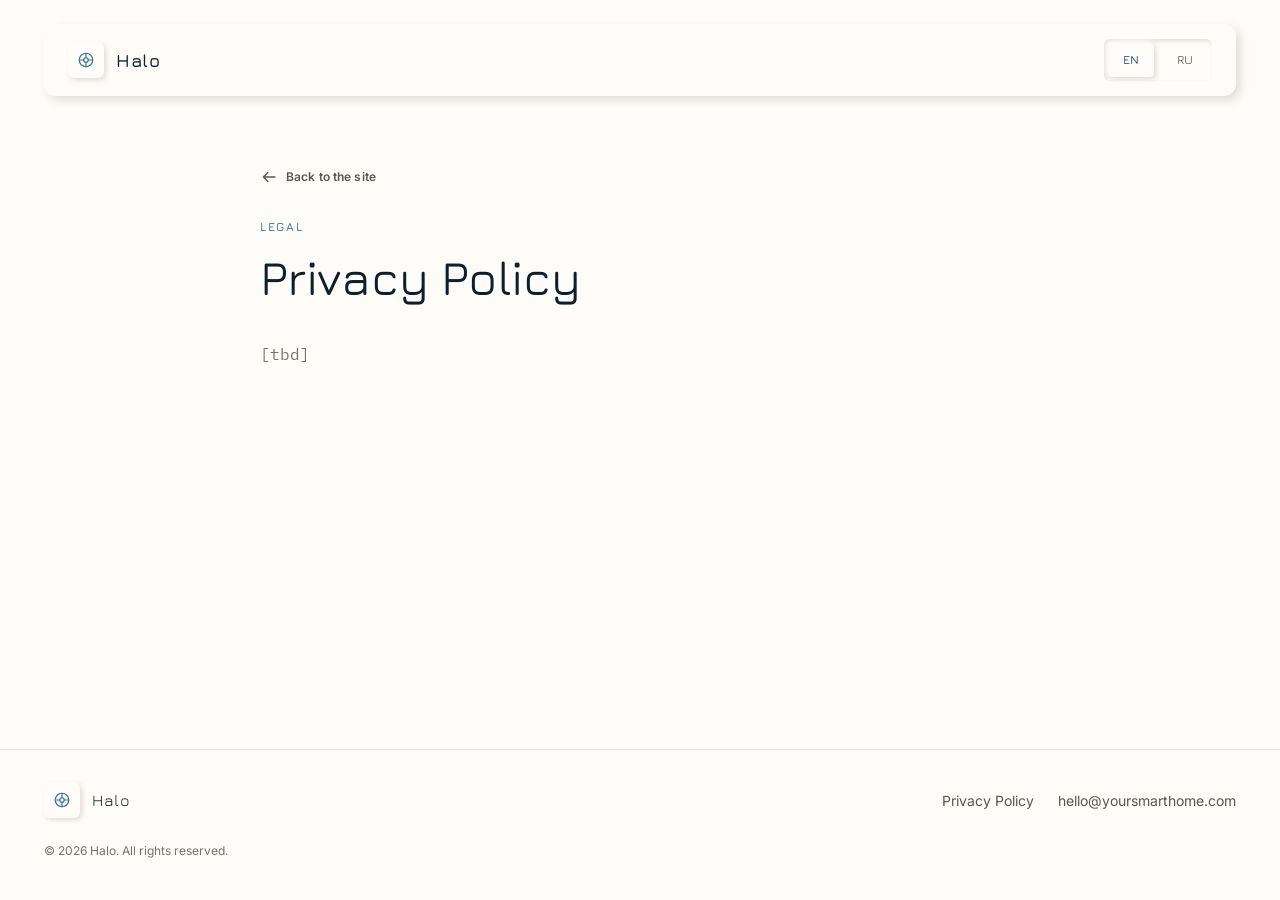
<file: privacy.html>
<!doctype html>
<!-- The title and description keys are the document's own; i18n.js reads them off here. -->
<html
  lang="en"
  data-meta-title="privacy.meta.title"
  data-meta-desc="privacy.meta.description"
>
  <head>
    <meta charset="utf-8" />
    <meta name="viewport" content="width=device-width, initial-scale=1" />
    <title>Privacy Policy — Halo</title>
    <meta name="description" content="How Halo handles the information you share." />
    <!-- The brandmark, inline: no request, and the same drawing as #i-hub. -->
    <link
      rel="icon"
      href="data:image/svg+xml,%3Csvg xmlns='http://www.w3.org/2000/svg' viewBox='0 0 24 24' fill='none' stroke='%233a7598' stroke-width='1.5' stroke-linecap='round'%3E%3Ccircle cx='12' cy='12' r='3'/%3E%3Ccircle cx='12' cy='12' r='9'/%3E%3Cpath d='M12 3v6M12 15v6M3 12h6M15 12h6'/%3E%3C/svg%3E"
    />
    <link rel="preconnect" href="https://fonts.googleapis.com" />
    <link rel="preconnect" href="https://fonts.gstatic.com" crossorigin />

    <link
      rel="preload"
      as="style"
      href="https://fonts.googleapis.com/css2?family=Jura:wght@400..600&family=Inter:wght@400;500;600&family=IBM+Plex+Mono:wght@400&display=swap"
      onload="this.onload=null;this.rel='stylesheet'"
    />
    <noscript>
      <link rel="stylesheet" href="https://fonts.googleapis.com/css2?family=Jura:wght@400..600&family=Inter:wght@400;500;600&family=IBM+Plex+Mono:wght@400&display=swap" />
    </noscript>

    <!-- This holds the render, and must: without it the page paints unstyled and
         then relays out. See the note in index.html. -->
    <link rel="stylesheet" href="css/halo.css?v=88f12e92" />

    <!-- The dictionary and the switch. Nothing on this page reveals or animates,
         so the other five scripts in the bundle find no section and return. Shared
         with index.html, which means a second visit costs nothing. -->
    <script src="js/halo.js?v=88f12e92" defer></script>
  </head>
  <body>
    <div class="paper"></div>

    <!-- Only the two symbols this page draws. -->
    <!-- Icon sprite. Two marks is all this page uses; ./build.sh fills them in from
         assets/icons/ against the list below.
         icons: i-hub i-arrow-right -->
    <svg width="0" height="0" style="position: absolute" aria-hidden="true">
      <defs>
        <symbol id="i-hub" viewBox="0 0 24 24">
          <circle cx="12" cy="12" r="3" />
          <circle cx="12" cy="12" r="9" />
          <path d="M12 3v6M12 15v6M3 12h6M15 12h6" />
        </symbol>
        <symbol id="i-arrow-right" viewBox="0 0 24 24">
          <path d="M4 12h15.5M13.5 6l6 6-6 6" />
        </symbol>
      </defs>
    </svg>

    <header class="site-head">
      <div class="container">
        <nav class="navbar" data-i18n-aria-label="nav.label" aria-label="Main">
          <a class="navbar__brand" href="index.html">
            <span class="brandmark"
              ><svg class="icon icon--sm" aria-hidden="true"><use href="#i-hub" /></svg
            ></span>
            Halo
          </a>

          <div
            class="tabs tabs--sm langswitch"
            role="group"
            data-i18n-aria-label="lang.label"
            aria-label="Language"
          >
            <button class="tab" type="button" data-lang="en" aria-pressed="true">
              EN
            </button>
            <button class="tab" type="button" data-lang="ru" aria-pressed="false">
              RU
            </button>
          </div>
        </nav>
      </div>
    </header>

    <main id="top">
      <section class="doc" aria-labelledby="doc-title">
        <div class="container">
          <header class="doc__head">
            <!-- The sheet's one arrow, turned: section 02's toggle points home
                 the same way rather than carrying a second drawing. -->
            <a class="btn btn--quiet btn--sm doc__back" href="index.html">
              <svg class="icon" aria-hidden="true">
                <use href="#i-arrow-right" />
              </svg>
              <span data-i18n="doc.back">Back to the site</span>
            </a>

            <p class="label label--accent" data-i18n="privacy.eyebrow">Legal</p>
            <h1 class="display-3 doc__title" id="doc-title" data-i18n="privacy.title">
              Privacy Policy
            </h1>
          </header>

          <!-- The policy itself. A placeholder marker is not copy, so it has no key. -->
          <div class="doc__body">
            <p class="mono doc__tbd">[tbd]</p>
          </div>
        </div>
      </section>
    </main>

    <footer class="site-foot">
      <div class="container">
        <div class="site-foot__row">
          <a class="site-foot__brand" href="index.html">
            <span class="brandmark"
              ><svg class="icon icon--sm" aria-hidden="true"><use href="#i-hub" /></svg
            ></span>
            Halo
          </a>

          <nav
            class="site-foot__links"
            data-i18n-aria-label="foot.navLabel"
            aria-label="Footer"
          >
            <a href="privacy.html" aria-current="page" data-i18n="foot.privacy">Privacy Policy</a>
            <!-- An address is not copy, so it carries no key. -->
            <a href="mailto:hello@yoursmarthome.com">hello@yoursmarthome.com</a>
          </nav>
        </div>

        <p class="caption site-foot__note" data-i18n="foot.note">
          © 2026 Halo. All rights reserved.
        </p>
      </div>
    </footer>
  </body>
</html>
</file>
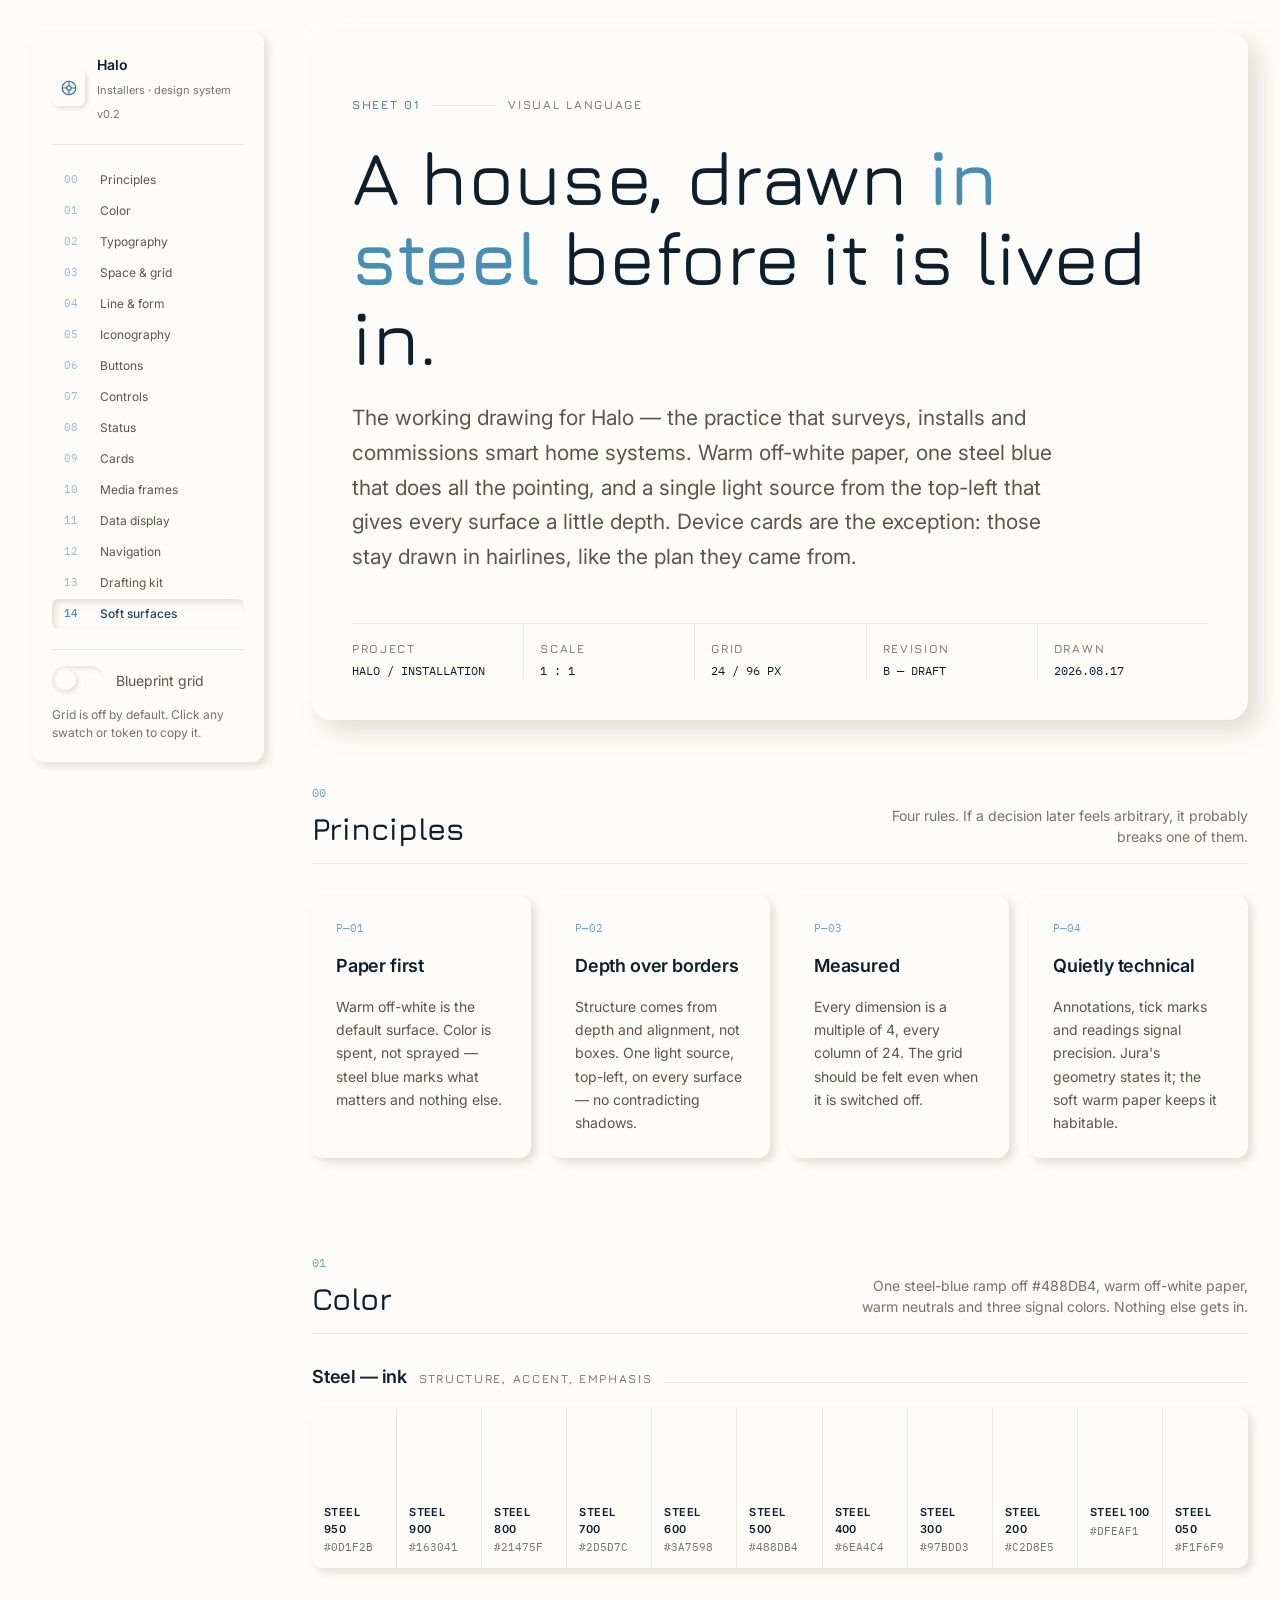
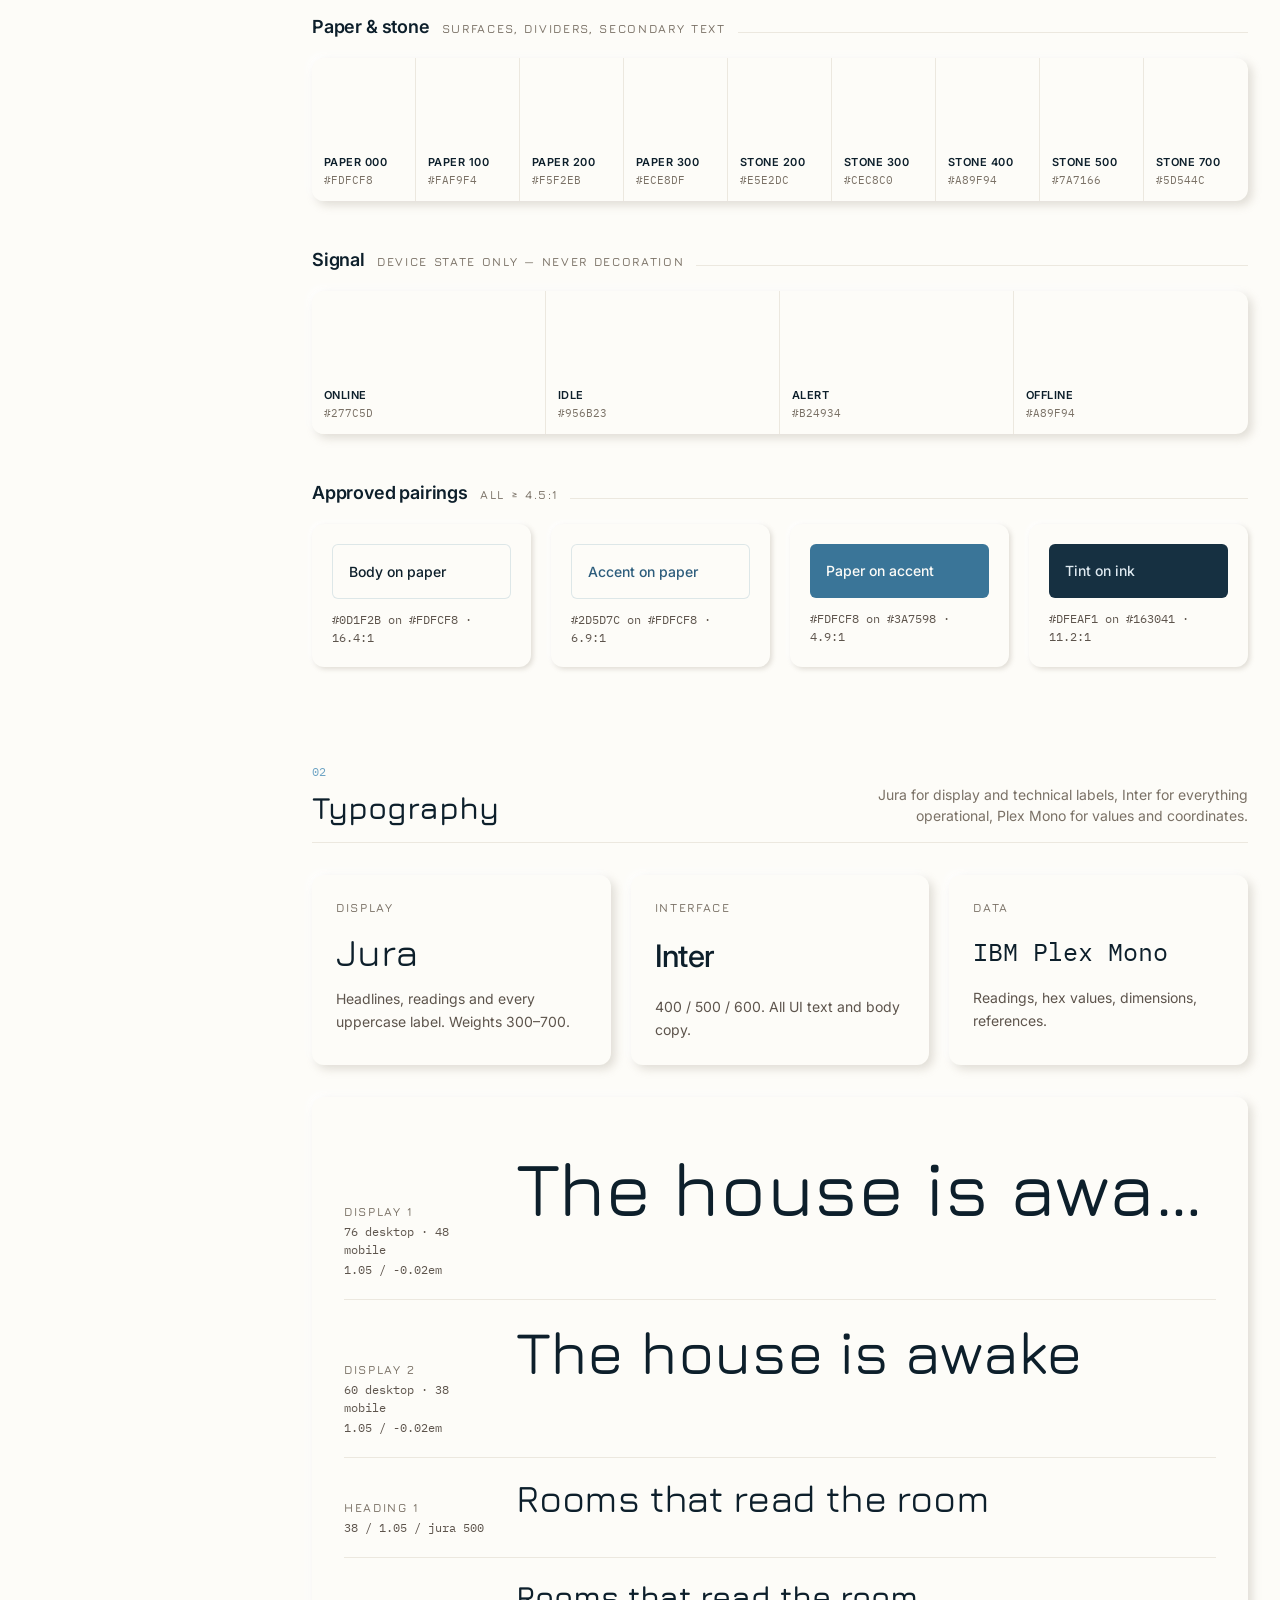
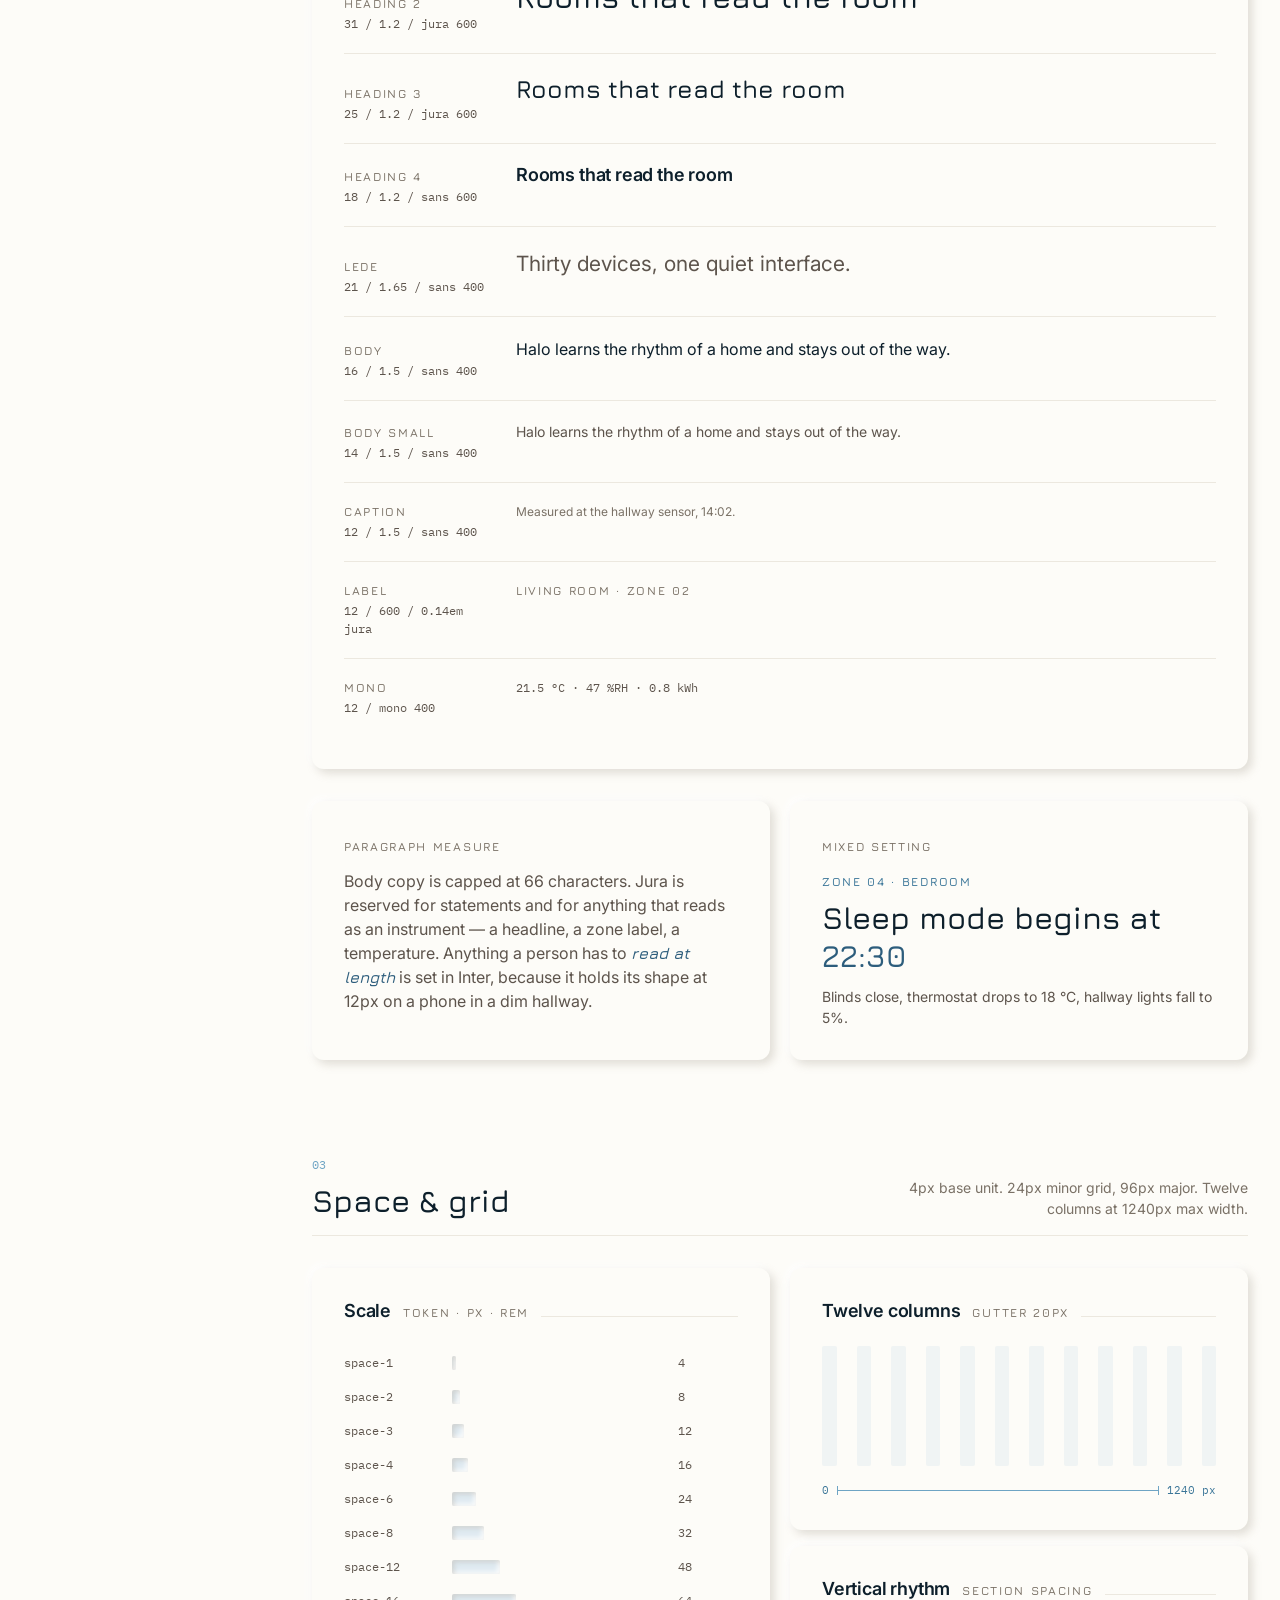
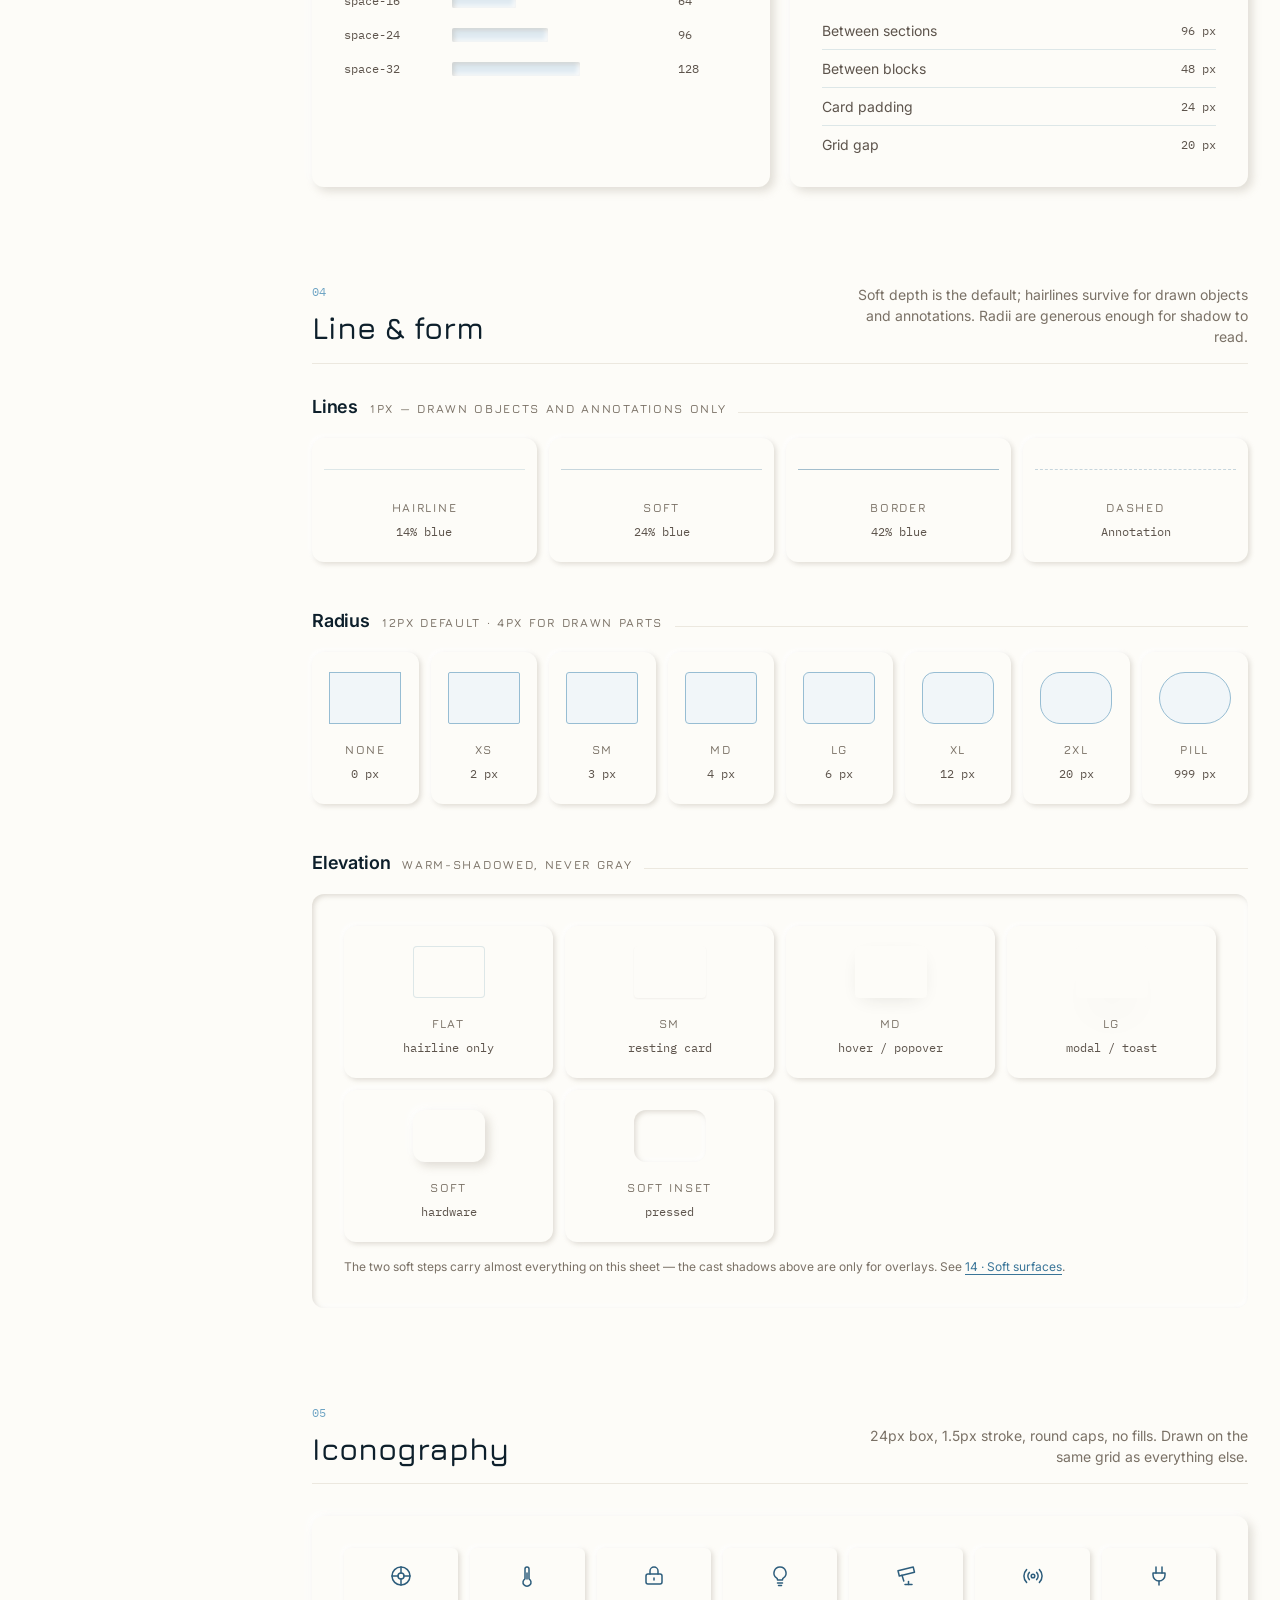
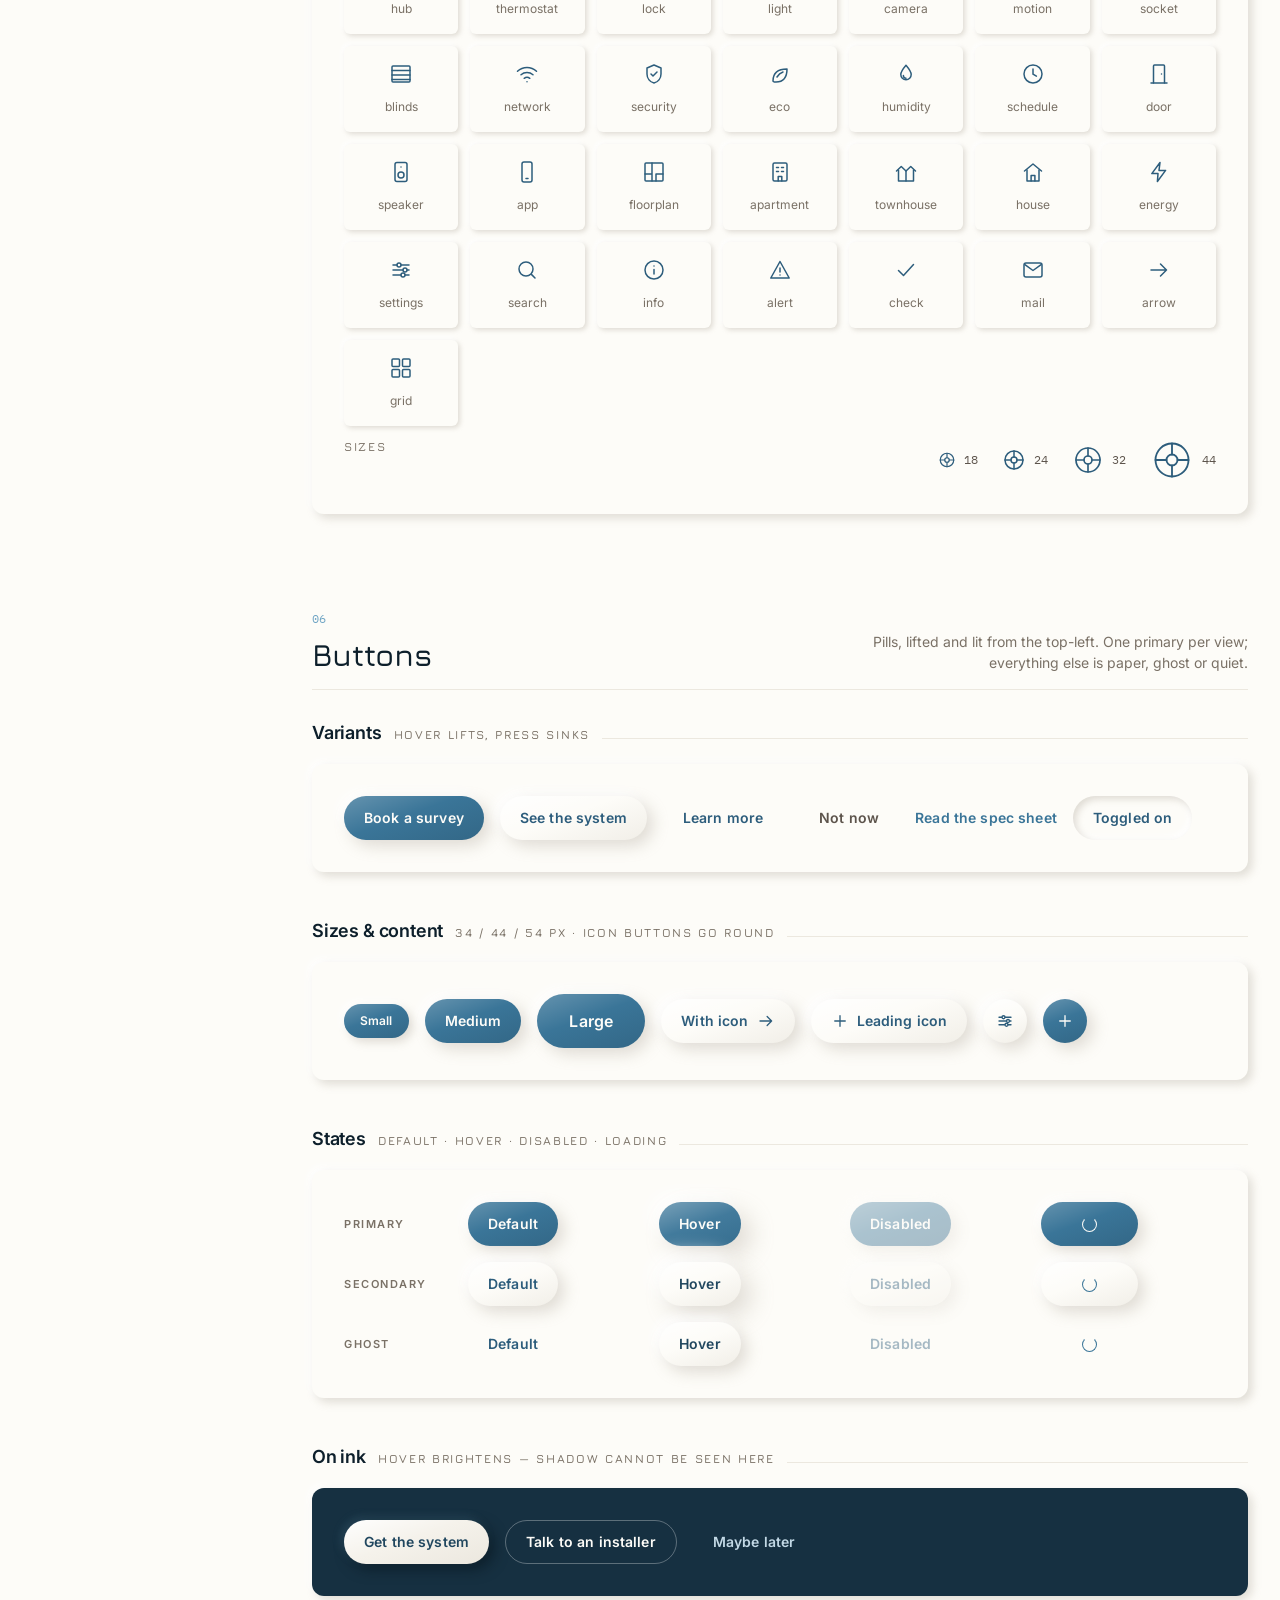
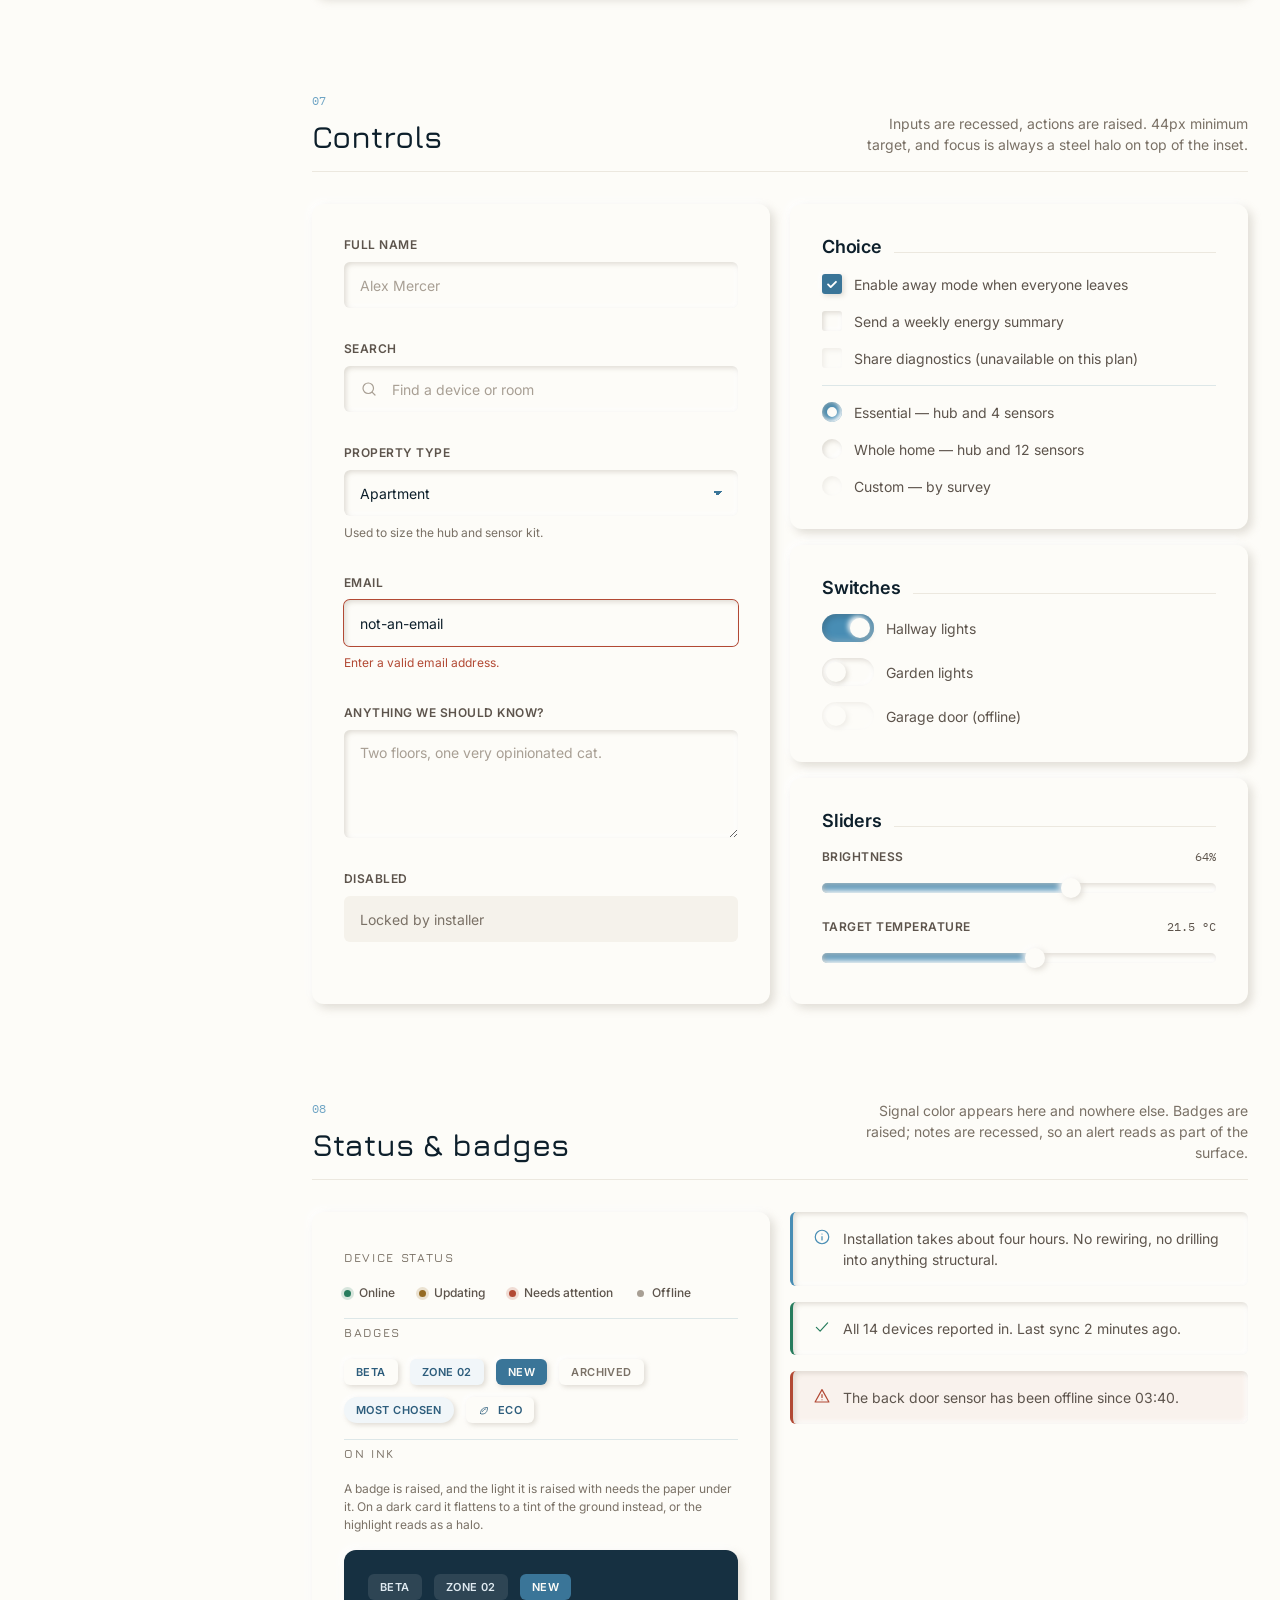
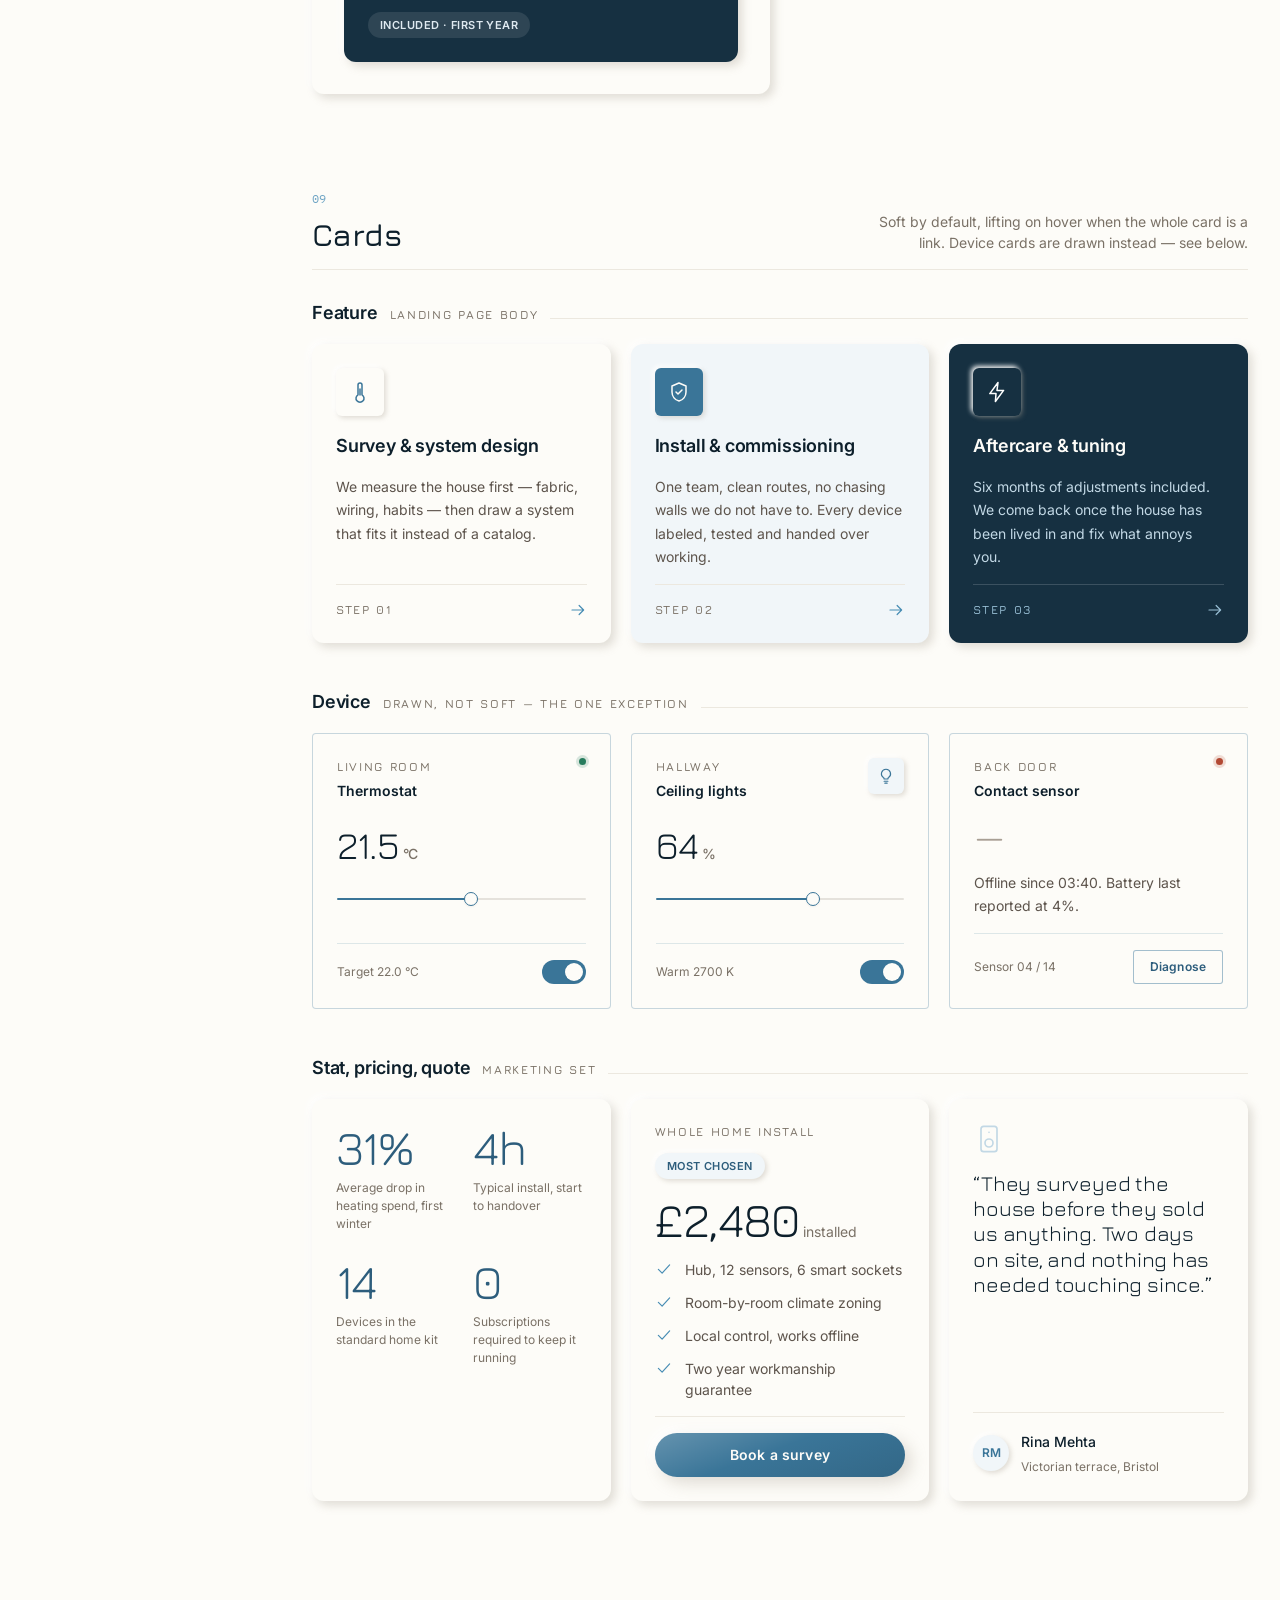
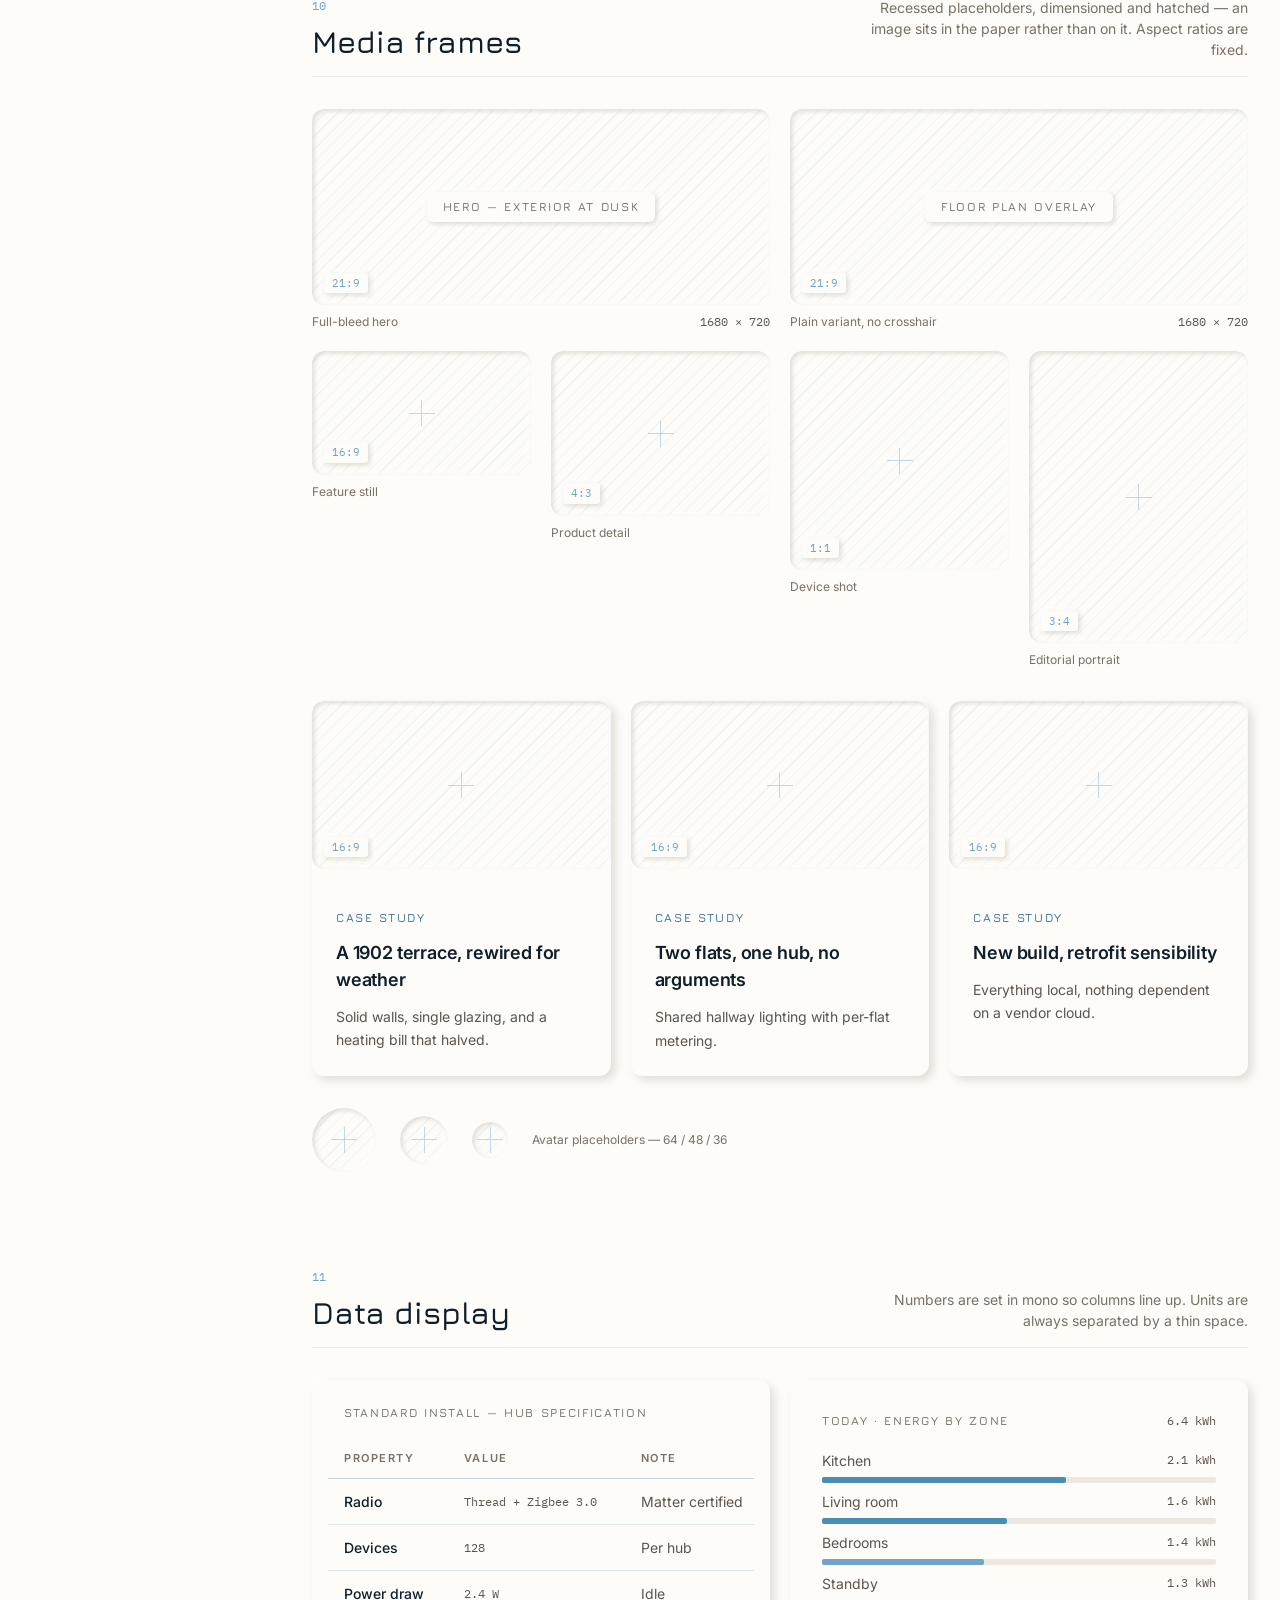
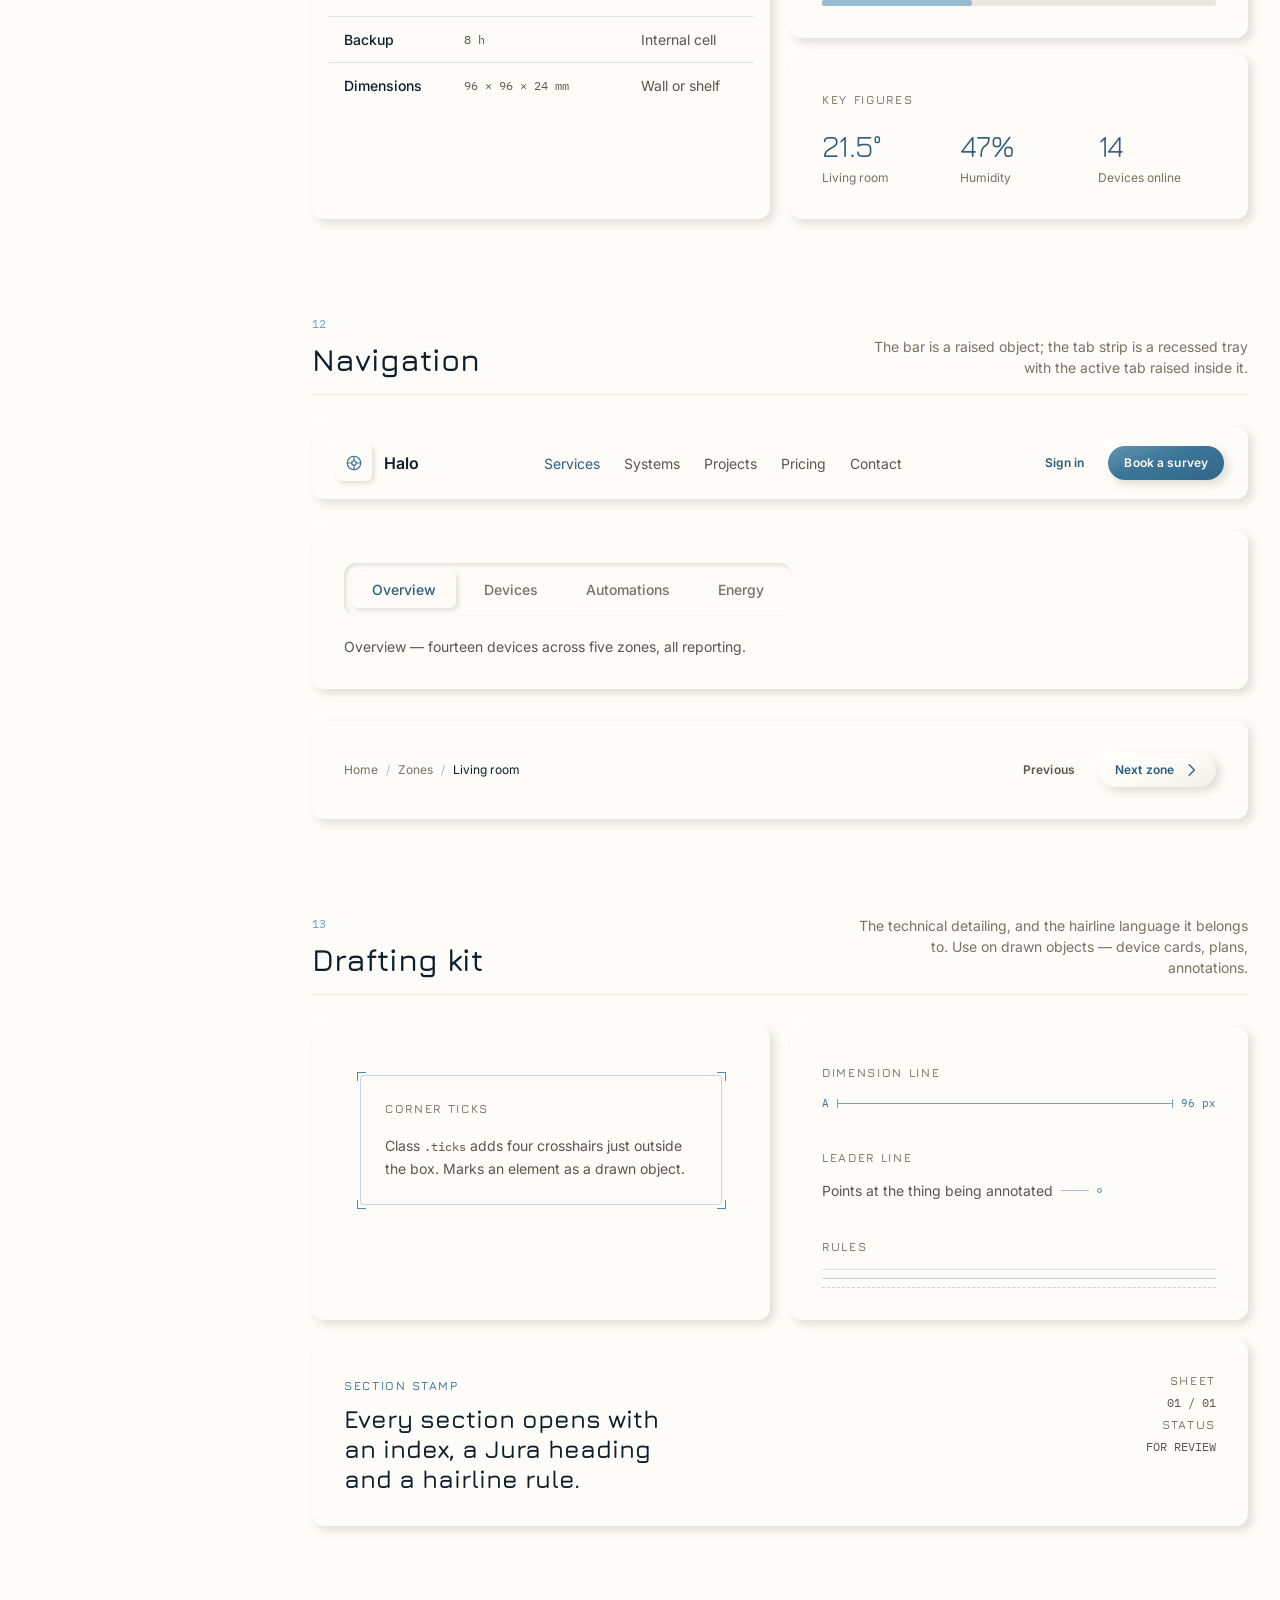
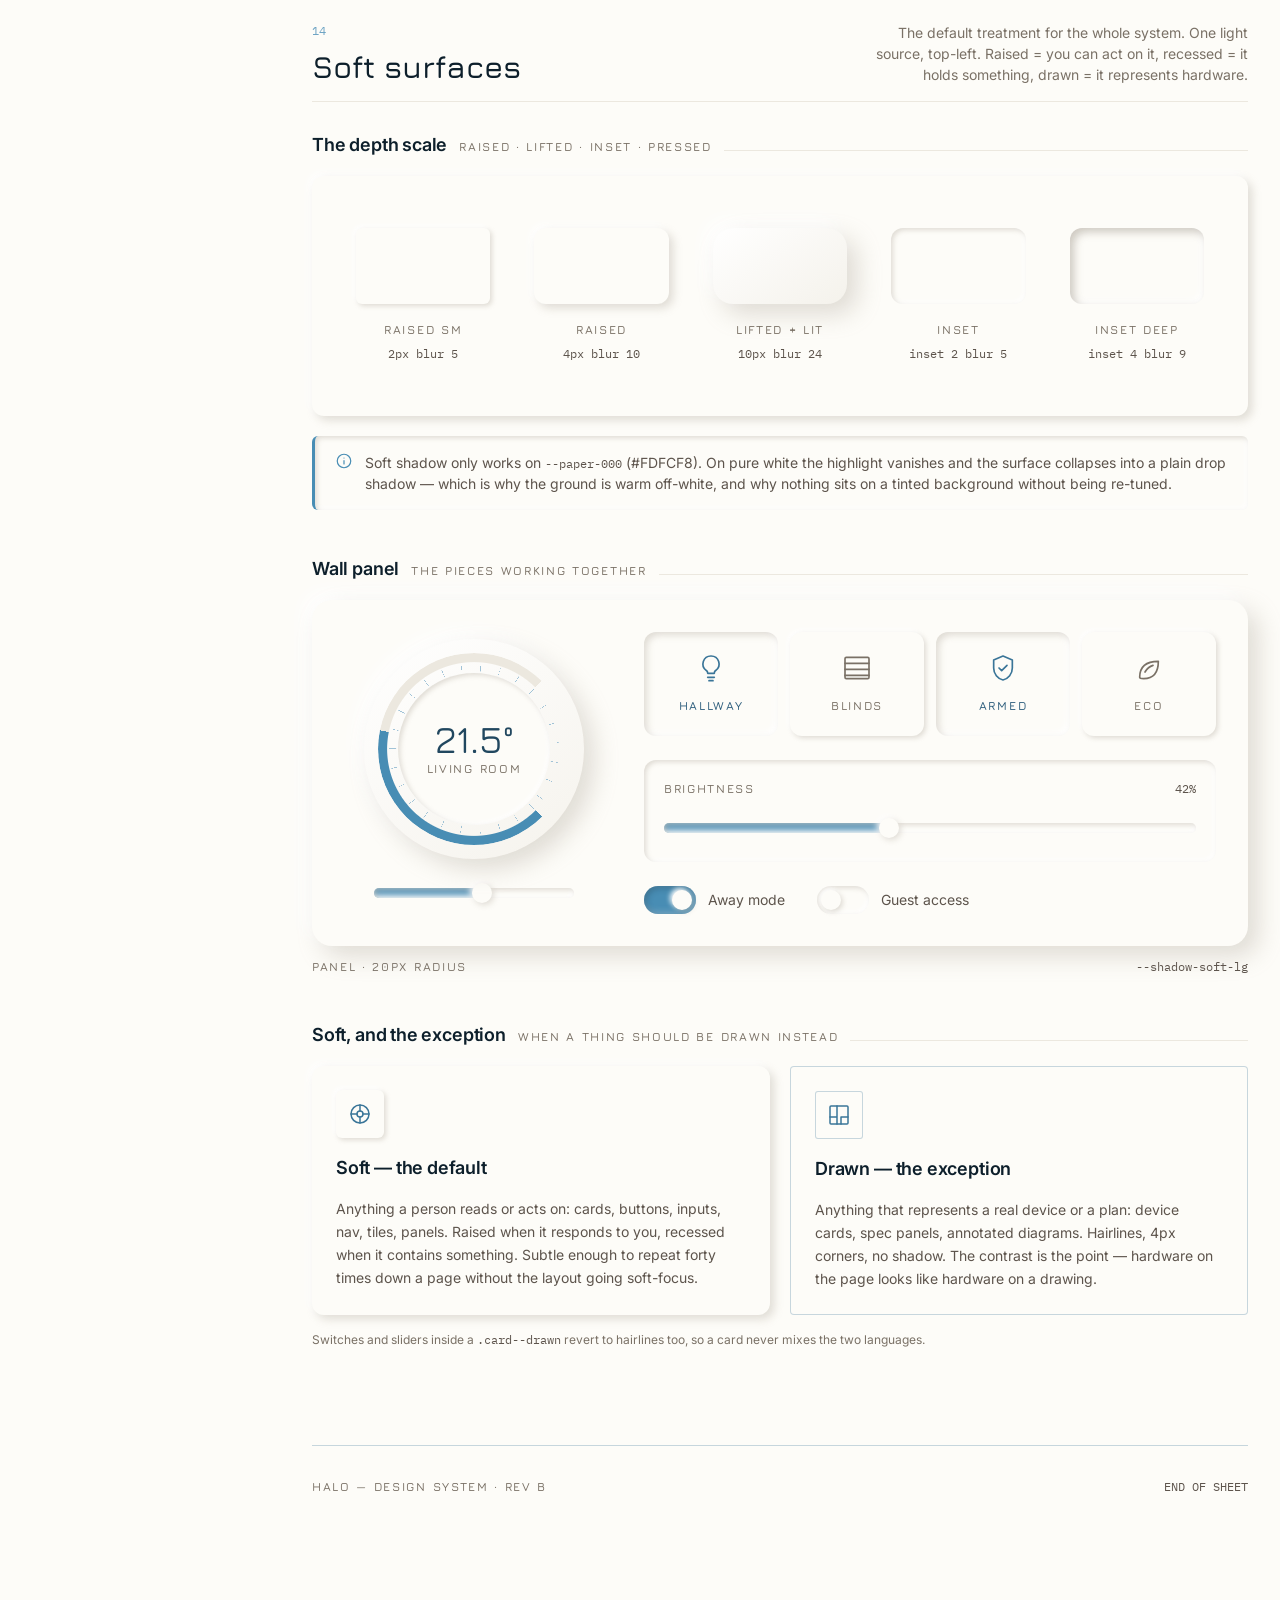
<file: design-system/design-system.html>
<!doctype html>
<html lang="en">
  <head>
    <meta charset="utf-8" />
    <meta name="viewport" content="width=device-width, initial-scale=1" />
    <title>Halo — Design System</title>
    <meta
      name="description"
      content="Visual language and component playground for Halo, a smart home installation practice."
    />
    <link rel="preconnect" href="https://fonts.googleapis.com" />
    <link rel="preconnect" href="https://fonts.gstatic.com" crossorigin />
    <link
      href="https://fonts.googleapis.com/css2?family=Jura:wght@300..700&family=Inter:wght@400;500;600&family=IBM+Plex+Mono:wght@400;500&display=swap"
      rel="stylesheet"
    />
    <!-- Shared system, lives at the project root and is reused by the site -->
    <link rel="stylesheet" href="../css/tokens/palette.css" />
    <link rel="stylesheet" href="../css/tokens/semantic.css" />
    <link rel="stylesheet" href="../css/base.css" />
    <link rel="stylesheet" href="../css/components.css" />
    <!-- This sheet only -->
    <link rel="stylesheet" href="design-system.css" />
  </head>
  <body>
    <div class="paper" aria-hidden="true"></div>

    <!-- ICON SPRITE — 24px grid, 1.5 stroke, round caps. The sheet carries every icon,
         which is what makes it the sheet. ./build.sh fills them in from
         assets/icons/. i-x and i-menu are swapped at runtime by design-system.js.
         icons: i-hub i-thermostat i-lock i-bulb i-camera i-motion i-plug i-blinds i-wifi
                i-shield i-leaf i-drop i-clock i-door i-speaker i-phone i-plan i-bolt i-check
                i-plus i-arrow-right i-chevron-right i-x i-menu i-search i-info i-alert
                i-sliders i-grid i-flat i-townhouse i-house i-mail -->
    <svg width="0" height="0" style="position: absolute" aria-hidden="true">
      <defs>
        <symbol id="i-hub" viewBox="0 0 24 24">
          <circle cx="12" cy="12" r="3" />
          <circle cx="12" cy="12" r="9" />
          <path d="M12 3v6M12 15v6M3 12h6M15 12h6" />
        </symbol>
        <symbol id="i-thermostat" viewBox="0 0 24 24">
          <path d="M14 14.8V5a2 2 0 1 0-4 0v9.8a4 4 0 1 0 4 0Z" />
          <path d="M12 9v6" />
        </symbol>
        <symbol id="i-lock" viewBox="0 0 24 24">
          <rect x="4" y="10" width="16" height="10" rx="2" />
          <path d="M8 10V7a4 4 0 0 1 8 0v3" />
          <path d="M12 14v2" />
        </symbol>
        <symbol id="i-bulb" viewBox="0 0 24 24">
          <path
            d="M12 3a6 6 0 0 0-3.5 10.9c.6.4 1 1.1 1 1.9v.2h5v-.2c0-.8.4-1.5 1-1.9A6 6 0 0 0 12 3Z"
          />
          <path d="M9.5 19h5M10.5 21.5h3" />
        </symbol>
        <symbol id="i-camera" viewBox="0 0 24 24">
          <path d="M4 6.8 19.2 3l1.3 5.2L5.3 12Z" />
          <path d="M8 11.3 9.8 17" />
          <path d="M11 20.5h7" />
          <path d="M14.5 20.5v-3" />
        </symbol>
        <symbol id="i-motion" viewBox="0 0 24 24">
          <circle cx="12" cy="12" r="1.8" />
          <path d="M8.4 15.6a5 5 0 0 1 0-7.2" />
          <path d="M15.6 8.4a5 5 0 0 1 0 7.2" />
          <path d="M5.6 18.4a9 9 0 0 1 0-12.8" />
          <path d="M18.4 5.6a9 9 0 0 1 0 12.8" />
        </symbol>
        <symbol id="i-plug" viewBox="0 0 24 24">
          <path d="M9 3v6M15 3v6" />
          <path d="M6 9h12v2a6 6 0 0 1-12 0Z" />
          <path d="M12 17v4" />
        </symbol>
        <symbol id="i-blinds" viewBox="0 0 24 24">
          <rect x="3" y="4" width="18" height="16" rx="1" />
          <path d="M3 8.5h18M3 13h18M3 17.5h18" />
        </symbol>
        <symbol id="i-wifi" viewBox="0 0 24 24">
          <path d="M2.5 9.2a14 14 0 0 1 19 0" />
          <path d="M6 12.8a9 9 0 0 1 12 0" />
          <path d="M9.2 16.3a4.5 4.5 0 0 1 5.6 0" />
          <path d="M12 19.8h.01" />
        </symbol>
        <symbol id="i-shield" viewBox="0 0 24 24">
          <path d="M12 3 5 6v6c0 4.4 3 8 7 9 4-1 7-4.6 7-9V6Z" />
          <path d="m9 12 2 2 4-4" />
        </symbol>
        <symbol id="i-leaf" viewBox="0 0 24 24">
          <path d="M5 19c0-8 5-12 14-12 0 9-4 13-11 13-1.5 0-3-.4-3-1Z" />
          <path d="M9 15c1.5-2.5 3.5-4.2 6-5" />
        </symbol>
        <symbol id="i-drop" viewBox="0 0 24 24">
          <path d="M12 3.2c3.4 4 5.2 6.8 5.2 9.3a5.2 5.2 0 0 1-10.4 0c0-2.5 1.8-5.3 5.2-9.3Z" />
          <path d="M9.4 13.6a2.6 2.6 0 0 0 2.6 2.6" />
        </symbol>
        <symbol id="i-clock" viewBox="0 0 24 24">
          <circle cx="12" cy="12" r="9" />
          <path d="M12 7v5.2l3.4 2" />
        </symbol>
        <symbol id="i-door" viewBox="0 0 24 24">
          <path d="M4 21h16" />
          <path d="M6.5 21V4a1 1 0 0 1 1-1h9a1 1 0 0 1 1 1v17" />
          <path d="M14.5 12h.01" />
        </symbol>
        <symbol id="i-speaker" viewBox="0 0 24 24">
          <rect x="6" y="2.5" width="12" height="19" rx="2" />
          <circle cx="12" cy="15" r="3" />
          <path d="M12 7h.01" />
        </symbol>
        <symbol id="i-phone" viewBox="0 0 24 24">
          <rect x="7" y="2" width="10" height="20" rx="2" />
          <path d="M11 18.6h2" />
        </symbol>
        <symbol id="i-plan" viewBox="0 0 24 24">
          <rect x="3" y="3" width="18" height="18" rx="1" />
          <path d="M3 14h7V3M10 14v7M14 21v-7h7" />
        </symbol>
        <symbol id="i-bolt" viewBox="0 0 24 24">
          <path d="M13 2.5 4.8 13.6H11L10.4 21.5l8.2-11.1H12Z" />
        </symbol>
        <symbol id="i-check" viewBox="0 0 24 24">
          <path d="m4.5 12.5 5 5 10-11" />
        </symbol>
        <symbol id="i-plus" viewBox="0 0 24 24">
          <path d="M12 5v14M5 12h14" />
        </symbol>
        <symbol id="i-arrow-right" viewBox="0 0 24 24">
          <path d="M4 12h15.5M13.5 6l6 6-6 6" />
        </symbol>
        <symbol id="i-chevron-right" viewBox="0 0 24 24">
          <path d="m9.5 5 7 7-7 7" />
        </symbol>
        <symbol id="i-x" viewBox="0 0 24 24">
          <path d="m6 6 12 12M18 6 6 18" />
        </symbol>
        <symbol id="i-menu" viewBox="0 0 24 24">
          <path d="M4 7h16M4 12h16M4 17h16" />
        </symbol>
        <symbol id="i-search" viewBox="0 0 24 24">
          <circle cx="11" cy="11" r="7" />
          <path d="m20 20-3.6-3.6" />
        </symbol>
        <symbol id="i-info" viewBox="0 0 24 24">
          <circle cx="12" cy="12" r="9" />
          <path d="M12 11.5v4.5M12 8h.01" />
        </symbol>
        <symbol id="i-alert" viewBox="0 0 24 24">
          <path d="M12 3.5 2.8 20h18.4Z" />
          <path d="M12 10v4M12 17h.01" />
        </symbol>
        <symbol id="i-sliders" viewBox="0 0 24 24">
          <path d="M4 7h4M12 7h8M4 17h8M16 17h4M4 12h10M18 12h2" />
          <circle cx="10" cy="7" r="2" />
          <circle cx="16" cy="12" r="2" />
          <circle cx="14" cy="17" r="2" />
        </symbol>
        <symbol id="i-grid" viewBox="0 0 24 24">
          <rect x="3" y="3" width="7.5" height="7.5" rx="1" />
          <rect x="13.5" y="3" width="7.5" height="7.5" rx="1" />
          <rect x="3" y="13.5" width="7.5" height="7.5" rx="1" />
          <rect x="13.5" y="13.5" width="7.5" height="7.5" rx="1" />
        </symbol>
        <symbol id="i-flat" viewBox="0 0 24 24">
          <rect x="5" y="3" width="14" height="18" rx="1.5" />
          <path d="M8.5 7.5h2M13.5 7.5h2M8.5 11.5h2M13.5 11.5h2" />
          <path d="M10.2 21v-4.6h3.6V21" />
        </symbol>
        <symbol id="i-townhouse" viewBox="0 0 24 24">
          <path d="M2.5 11 7.25 6.5 12 11l4.75-4.5L21.5 11" />
          <path d="M4.5 10.2V21h15V10.2" />
          <path d="M12 21v-9.6" />
        </symbol>
        <symbol id="i-house" viewBox="0 0 24 24">
          <path d="M3.5 11 12 4l8.5 7" />
          <path d="M6 9.9V21h12V9.9" />
          <path d="M10.1 21v-5.4h3.8V21" />
        </symbol>
        <symbol id="i-mail" viewBox="0 0 24 24">
          <rect x="3" y="5" width="18" height="14" rx="2" />
          <path d="m3.9 6.6 8.1 5.9 8.1-5.9" />
        </symbol>
      </defs>
    </svg>

    <div class="sheet">
      <!-- ===== INDEX RAIL ===== -->
      <aside class="rail">
        <div class="rail__brand">
          <span class="brandmark"
            ><svg class="icon icon--sm"><use href="#i-hub" /></svg
          ></span>
          <span>
            <span class="rail__brand-name">Halo</span><br />
            <span class="rail__brand-sub">Installers · design system v0.2</span>
          </span>
        </div>

        <nav aria-label="Sheet index">
          <ul class="rail__list" id="rail-list">
            <li><a href="#principles"><span>00</span><span>Principles</span></a></li>
            <li><a href="#color"><span>01</span><span>Color</span></a></li>
            <li><a href="#type"><span>02</span><span>Typography</span></a></li>
            <li><a href="#space"><span>03</span><span>Space &amp; grid</span></a></li>
            <li><a href="#geometry"><span>04</span><span>Line &amp; form</span></a></li>
            <li><a href="#icons"><span>05</span><span>Iconography</span></a></li>
            <li><a href="#buttons"><span>06</span><span>Buttons</span></a></li>
            <li><a href="#forms"><span>07</span><span>Controls</span></a></li>
            <li><a href="#status"><span>08</span><span>Status</span></a></li>
            <li><a href="#cards"><span>09</span><span>Cards</span></a></li>
            <li><a href="#media"><span>10</span><span>Media frames</span></a></li>
            <li><a href="#data"><span>11</span><span>Data display</span></a></li>
            <li><a href="#nav"><span>12</span><span>Navigation</span></a></li>
            <li><a href="#drafting"><span>13</span><span>Drafting kit</span></a></li>
            <li><a href="#soft"><span>14</span><span>Soft surfaces</span></a></li>
          </ul>
        </nav>

        <div class="rail__foot">
          <label class="switch">
            <input type="checkbox" id="grid-toggle" />
            <span>Blueprint grid</span>
          </label>
          <p class="caption">Grid is off by default. Click any swatch or token to copy it.</p>
        </div>
      </aside>

      <main>
        <!-- ===== TITLE BLOCK ===== -->
        <header class="titleblock">
          <div class="titleblock__eyebrow">
            <span class="label label--accent">Sheet 01</span>
            <span class="rule" style="flex: 1; max-width: 64px"></span>
            <span class="label">Visual language</span>
          </div>

          <h1 class="display-1 titleblock__title">
            A house, drawn <span>in steel</span> before it is lived in.
          </h1>

          <p class="lede titleblock__lede">
            The working drawing for Halo — the practice that surveys, installs
            and commissions smart home systems. Warm off-white paper, one steel
            blue that does all the pointing, and a single light source from the
            top-left that gives every surface a little depth. Device cards are
            the exception: those stay drawn in hairlines, like the plan they
            came from.
          </p>

          <div class="titleblock__meta">
            <div class="titleblock__cell">
              <span class="label">Project</span>
              <span class="titleblock__cell-value">HALO / INSTALLATION</span>
            </div>
            <div class="titleblock__cell">
              <span class="label">Scale</span>
              <span class="titleblock__cell-value">1 : 1</span>
            </div>
            <div class="titleblock__cell">
              <span class="label">Grid</span>
              <span class="titleblock__cell-value">24 / 96 PX</span>
            </div>
            <div class="titleblock__cell">
              <span class="label">Revision</span>
              <span class="titleblock__cell-value">B — DRAFT</span>
            </div>
            <div class="titleblock__cell">
              <span class="label">Drawn</span>
              <span class="titleblock__cell-value">2026.08.17</span>
            </div>
          </div>
        </header>

        <!-- ===== 00 PRINCIPLES ===== -->
        <section class="section" id="principles">
          <div class="section__head">
            <div>
              <p class="section__index">00</p>
              <h2 class="heading-2">Principles</h2>
            </div>
            <p class="section__note">
              Four rules. If a decision later feels arbitrary, it probably
              breaks one of them.
            </p>
          </div>

          <div class="grid grid--4">
            <article class="card card--hover">
              <span class="card__index">P—01</span>
              <h3 class="card__title">Paper first</h3>
              <p class="card__body">
                Warm off-white is the default surface. Color is spent, not
                sprayed — steel blue marks what matters and nothing else.
              </p>
            </article>
            <article class="card card--hover">
              <span class="card__index">P—02</span>
              <h3 class="card__title">Depth over borders</h3>
              <p class="card__body">
                Structure comes from depth and alignment, not boxes. One light
                source, top-left, on every surface — no contradicting shadows.
              </p>
            </article>
            <article class="card card--hover">
              <span class="card__index">P—03</span>
              <h3 class="card__title">Measured</h3>
              <p class="card__body">
                Every dimension is a multiple of 4, every column of 24. The
                grid should be felt even when it is switched off.
              </p>
            </article>
            <article class="card card--hover">
              <span class="card__index">P—04</span>
              <h3 class="card__title">Quietly technical</h3>
              <p class="card__body">
                Annotations, tick marks and readings signal precision. Jura's
                geometry states it; the soft warm paper keeps it habitable.
              </p>
            </article>
          </div>
        </section>

        <!-- ===== 01 COLOR ===== -->
        <section class="section" id="color">
          <div class="section__head">
            <div>
              <p class="section__index">01</p>
              <h2 class="heading-2">Color</h2>
            </div>
            <p class="section__note">
              One steel-blue ramp off #488DB4, warm off-white paper, warm
              neutrals and three signal colors. Nothing else gets in.
            </p>
          </div>

          <div class="block">
            <div class="block__head">
              <h3 class="heading-4">Steel — ink</h3>
              <span class="label">Structure, accent, emphasis</span>
            </div>
            <div class="swatches swatches--11" data-swatches>
              <button class="swatch" data-hex="#0D1F2B"><span class="swatch__chip" style="background:#0D1F2B"></span><span class="swatch__meta"><span class="swatch__name">Steel 950</span><span class="swatch__hex">#0D1F2B</span></span></button>
              <button class="swatch" data-hex="#163041"><span class="swatch__chip" style="background:#163041"></span><span class="swatch__meta"><span class="swatch__name">Steel 900</span><span class="swatch__hex">#163041</span></span></button>
              <button class="swatch" data-hex="#21475F"><span class="swatch__chip" style="background:#21475F"></span><span class="swatch__meta"><span class="swatch__name">Steel 800</span><span class="swatch__hex">#21475F</span></span></button>
              <button class="swatch" data-hex="#2D5D7C"><span class="swatch__chip" style="background:#2D5D7C"></span><span class="swatch__meta"><span class="swatch__name">Steel 700</span><span class="swatch__hex">#2D5D7C</span></span></button>
              <button class="swatch" data-hex="#3A7598"><span class="swatch__chip" style="background:#3A7598"></span><span class="swatch__meta"><span class="swatch__name">Steel 600</span><span class="swatch__hex">#3A7598</span></span></button>
              <button class="swatch" data-hex="#488DB4"><span class="swatch__chip" style="background:#488DB4"></span><span class="swatch__meta"><span class="swatch__name">Steel 500</span><span class="swatch__hex">#488DB4</span></span></button>
              <button class="swatch" data-hex="#6EA4C4"><span class="swatch__chip" style="background:#6EA4C4"></span><span class="swatch__meta"><span class="swatch__name">Steel 400</span><span class="swatch__hex">#6EA4C4</span></span></button>
              <button class="swatch" data-hex="#97BDD3"><span class="swatch__chip" style="background:#97BDD3"></span><span class="swatch__meta"><span class="swatch__name">Steel 300</span><span class="swatch__hex">#97BDD3</span></span></button>
              <button class="swatch" data-hex="#C2D8E5"><span class="swatch__chip" style="background:#C2D8E5"></span><span class="swatch__meta"><span class="swatch__name">Steel 200</span><span class="swatch__hex">#C2D8E5</span></span></button>
              <button class="swatch" data-hex="#DFEAF1"><span class="swatch__chip" style="background:#DFEAF1"></span><span class="swatch__meta"><span class="swatch__name">Steel 100</span><span class="swatch__hex">#DFEAF1</span></span></button>
              <button class="swatch" data-hex="#F1F6F9"><span class="swatch__chip" style="background:#F1F6F9"></span><span class="swatch__meta"><span class="swatch__name">Steel 050</span><span class="swatch__hex">#F1F6F9</span></span></button>
            </div>
          </div>

          <div class="block">
            <div class="block__head">
              <h3 class="heading-4">Paper &amp; stone</h3>
              <span class="label">Surfaces, dividers, secondary text</span>
            </div>
            <div class="swatches swatches--9" data-swatches>
              <button class="swatch" data-hex="#FDFCF8"><span class="swatch__chip" style="background:#FDFCF8;border-bottom:1px solid var(--line-hair)"></span><span class="swatch__meta"><span class="swatch__name">Paper 000</span><span class="swatch__hex">#FDFCF8</span></span></button>
              <button class="swatch" data-hex="#FAF9F4"><span class="swatch__chip" style="background:#FAF9F4"></span><span class="swatch__meta"><span class="swatch__name">Paper 100</span><span class="swatch__hex">#FAF9F4</span></span></button>
              <button class="swatch" data-hex="#F5F2EB"><span class="swatch__chip" style="background:#F5F2EB"></span><span class="swatch__meta"><span class="swatch__name">Paper 200</span><span class="swatch__hex">#F5F2EB</span></span></button>
              <button class="swatch" data-hex="#ECE8DF"><span class="swatch__chip" style="background:#ECE8DF"></span><span class="swatch__meta"><span class="swatch__name">Paper 300</span><span class="swatch__hex">#ECE8DF</span></span></button>
              <button class="swatch" data-hex="#E5E2DC"><span class="swatch__chip" style="background:#E5E2DC"></span><span class="swatch__meta"><span class="swatch__name">Stone 200</span><span class="swatch__hex">#E5E2DC</span></span></button>
              <button class="swatch" data-hex="#CEC8C0"><span class="swatch__chip" style="background:#CEC8C0"></span><span class="swatch__meta"><span class="swatch__name">Stone 300</span><span class="swatch__hex">#CEC8C0</span></span></button>
              <button class="swatch" data-hex="#A89F94"><span class="swatch__chip" style="background:#A89F94"></span><span class="swatch__meta"><span class="swatch__name">Stone 400</span><span class="swatch__hex">#A89F94</span></span></button>
              <button class="swatch" data-hex="#7A7166"><span class="swatch__chip" style="background:#7A7166"></span><span class="swatch__meta"><span class="swatch__name">Stone 500</span><span class="swatch__hex">#7A7166</span></span></button>
              <button class="swatch" data-hex="#5D544C"><span class="swatch__chip" style="background:#5D544C"></span><span class="swatch__meta"><span class="swatch__name">Stone 700</span><span class="swatch__hex">#5D544C</span></span></button>
            </div>
          </div>

          <div class="block">
            <div class="block__head">
              <h3 class="heading-4">Signal</h3>
              <span class="label">Device state only — never decoration</span>
            </div>
            <div class="swatches swatches--4" data-swatches>
              <button class="swatch" data-hex="#277C5D"><span class="swatch__chip" style="background:#277C5D"></span><span class="swatch__meta"><span class="swatch__name">Online</span><span class="swatch__hex">#277C5D</span></span></button>
              <button class="swatch" data-hex="#956B23"><span class="swatch__chip" style="background:#956B23"></span><span class="swatch__meta"><span class="swatch__name">Idle</span><span class="swatch__hex">#956B23</span></span></button>
              <button class="swatch" data-hex="#B24934"><span class="swatch__chip" style="background:#B24934"></span><span class="swatch__meta"><span class="swatch__name">Alert</span><span class="swatch__hex">#B24934</span></span></button>
              <button class="swatch" data-hex="#A89F94"><span class="swatch__chip" style="background:#A89F94"></span><span class="swatch__meta"><span class="swatch__name">Offline</span><span class="swatch__hex">#A89F94</span></span></button>
            </div>
          </div>

          <div class="block">
            <div class="block__head">
              <h3 class="heading-4">Approved pairings</h3>
              <span class="label">All ≥ 4.5:1</span>
            </div>
            <div class="grid grid--4">
              <div class="pair">
                <div class="pair__demo" style="background: #fdfcf8; color: #0d1f2b; border: 1px solid var(--line-hair)">
                  Body on paper
                </div>
                <span class="mono">#0D1F2B on #FDFCF8 · 16.4:1</span>
              </div>
              <div class="pair">
                <div class="pair__demo" style="background: #fdfcf8; color: #2d5d7c; border: 1px solid var(--line-hair)">
                  Accent on paper
                </div>
                <span class="mono">#2D5D7C on #FDFCF8 · 6.9:1</span>
              </div>
              <div class="pair">
                <div class="pair__demo" style="background: #3a7598; color: #fdfcf8">
                  Paper on accent
                </div>
                <span class="mono">#FDFCF8 on #3A7598 · 4.9:1</span>
              </div>
              <div class="pair">
                <div class="pair__demo" style="background: #163041; color: #dfeaf1">
                  Tint on ink
                </div>
                <span class="mono">#DFEAF1 on #163041 · 11.2:1</span>
              </div>
            </div>
          </div>
        </section>

        <!-- ===== 02 TYPOGRAPHY ===== -->
        <section class="section" id="type">
          <div class="section__head">
            <div>
              <p class="section__index">02</p>
              <h2 class="heading-2">Typography</h2>
            </div>
            <p class="section__note">
              Jura for display and technical labels, Inter for everything
              operational, Plex Mono for values and coordinates.
            </p>
          </div>

          <div class="grid grid--3" style="margin-bottom: var(--space-8)">
            <div class="card">
              <span class="label">Display</span>
              <p style="font-family: var(--font-display); font-weight: 500; font-size: var(--text-4xl); line-height: 1">
                Jura
              </p>
              <p class="card__body">
                Headlines, readings and every uppercase label. Weights 300–700.
              </p>
            </div>
            <div class="card">
              <span class="label">Interface</span>
              <p style="font-size: var(--text-3xl); font-weight: 500; letter-spacing: -0.02em">
                Inter
              </p>
              <p class="card__body">400 / 500 / 600. All UI text and body copy.</p>
            </div>
            <div class="card">
              <span class="label">Data</span>
              <p style="font-family: var(--font-mono); font-size: var(--text-2xl)">
                IBM Plex Mono
              </p>
              <p class="card__body">Readings, hex values, dimensions, references.</p>
            </div>
          </div>

          <div class="specimen">
            <div class="typerow">
              <div class="typerow__spec">
                <span class="label">Display 1</span>
                <span class="mono">76 desktop · 48 mobile</span>
                <span class="mono">1.05 / -0.02em</span>
              </div>
              <p class="typerow__sample display-1">The house is awake</p>
            </div>
            <div class="typerow">
              <div class="typerow__spec">
                <span class="label">Display 2</span>
                <span class="mono">60 desktop · 38 mobile</span>
                <span class="mono">1.05 / -0.02em</span>
              </div>
              <p class="typerow__sample display-2">The house is awake</p>
            </div>
            <div class="typerow">
              <div class="typerow__spec">
                <span class="label">Heading 1</span>
                <span class="mono">38 / 1.05 / jura 500</span>
              </div>
              <p class="typerow__sample heading-1">Rooms that read the room</p>
            </div>
            <div class="typerow">
              <div class="typerow__spec">
                <span class="label">Heading 2</span>
                <span class="mono">31 / 1.2 / jura 600</span>
              </div>
              <p class="typerow__sample heading-2">Rooms that read the room</p>
            </div>
            <div class="typerow">
              <div class="typerow__spec">
                <span class="label">Heading 3</span>
                <span class="mono">25 / 1.2 / jura 600</span>
              </div>
              <p class="typerow__sample heading-3">Rooms that read the room</p>
            </div>
            <div class="typerow">
              <div class="typerow__spec">
                <span class="label">Heading 4</span>
                <span class="mono">18 / 1.2 / sans 600</span>
              </div>
              <p class="typerow__sample heading-4">Rooms that read the room</p>
            </div>
            <div class="typerow">
              <div class="typerow__spec">
                <span class="label">Lede</span>
                <span class="mono">21 / 1.65 / sans 400</span>
              </div>
              <p class="typerow__sample lede">Thirty devices, one quiet interface.</p>
            </div>
            <div class="typerow">
              <div class="typerow__spec">
                <span class="label">Body</span>
                <span class="mono">16 / 1.5 / sans 400</span>
              </div>
              <p class="typerow__sample body">
                Halo learns the rhythm of a home and stays out of the way.
              </p>
            </div>
            <div class="typerow">
              <div class="typerow__spec">
                <span class="label">Body small</span>
                <span class="mono">14 / 1.5 / sans 400</span>
              </div>
              <p class="typerow__sample body-sm">
                Halo learns the rhythm of a home and stays out of the way.
              </p>
            </div>
            <div class="typerow">
              <div class="typerow__spec">
                <span class="label">Caption</span>
                <span class="mono">12 / 1.5 / sans 400</span>
              </div>
              <p class="typerow__sample caption">
                Measured at the hallway sensor, 14:02.
              </p>
            </div>
            <div class="typerow">
              <div class="typerow__spec">
                <span class="label">Label</span>
                <span class="mono">12 / 600 / 0.14em jura</span>
              </div>
              <p class="typerow__sample label">Living room · zone 02</p>
            </div>
            <div class="typerow">
              <div class="typerow__spec">
                <span class="label">Mono</span>
                <span class="mono">12 / mono 400</span>
              </div>
              <p class="typerow__sample mono">21.5 °C · 47 %RH · 0.8 kWh</p>
            </div>
          </div>

          <div class="grid grid--2" style="margin-top: var(--space-8)">
            <div class="specimen">
              <span class="label">Paragraph measure</span>
              <p class="body" style="max-width: 66ch; margin-top: var(--space-3); color: var(--text-muted)">
                Body copy is capped at 66 characters. Jura is reserved for
                statements and for anything that reads as an instrument — a
                headline, a zone label, a temperature. Anything a person has to
                <em class="display-accent">read at length</em> is set in Inter,
                because it holds its shape at 12px on a phone in a dim
                hallway.
              </p>
            </div>
            <div class="specimen">
              <span class="label">Mixed setting</span>
              <div style="margin-top: var(--space-4)">
                <p class="label label--accent">Zone 04 · Bedroom</p>
                <p class="heading-2" style="margin-top: var(--space-2)">
                  Sleep mode begins at
                  <span class="display-accent">22:30</span>
                </p>
                <p class="body-sm" style="margin-top: var(--space-3)">
                  Blinds close, thermostat drops to 18 °C, hallway lights fall
                  to 5%.
                </p>
              </div>
            </div>
          </div>
        </section>

        <!-- ===== 03 SPACE & GRID ===== -->
        <section class="section" id="space">
          <div class="section__head">
            <div>
              <p class="section__index">03</p>
              <h2 class="heading-2">Space &amp; grid</h2>
            </div>
            <p class="section__note">
              4px base unit. 24px minor grid, 96px major. Twelve columns at
              1240px max width.
            </p>
          </div>

          <div class="grid grid--2">
            <div class="specimen">
              <div class="block__head" style="margin-bottom: var(--space-6)">
                <h3 class="heading-4">Scale</h3>
                <span class="label">Token · px · rem</span>
              </div>
              <div class="spacerow"><span class="mono">space-1</span><span class="spacerow__bar" style="width: 4px"></span><span class="mono">4</span></div>
              <div class="spacerow"><span class="mono">space-2</span><span class="spacerow__bar" style="width: 8px"></span><span class="mono">8</span></div>
              <div class="spacerow"><span class="mono">space-3</span><span class="spacerow__bar" style="width: 12px"></span><span class="mono">12</span></div>
              <div class="spacerow"><span class="mono">space-4</span><span class="spacerow__bar" style="width: 16px"></span><span class="mono">16</span></div>
              <div class="spacerow"><span class="mono">space-6</span><span class="spacerow__bar" style="width: 24px"></span><span class="mono">24</span></div>
              <div class="spacerow"><span class="mono">space-8</span><span class="spacerow__bar" style="width: 32px"></span><span class="mono">32</span></div>
              <div class="spacerow"><span class="mono">space-12</span><span class="spacerow__bar" style="width: 48px"></span><span class="mono">48</span></div>
              <div class="spacerow"><span class="mono">space-16</span><span class="spacerow__bar" style="width: 64px"></span><span class="mono">64</span></div>
              <div class="spacerow"><span class="mono">space-24</span><span class="spacerow__bar" style="width: 96px"></span><span class="mono">96</span></div>
              <div class="spacerow"><span class="mono">space-32</span><span class="spacerow__bar" style="width: 128px"></span><span class="mono">128</span></div>
            </div>

            <div class="stack">
              <div class="specimen">
                <div class="block__head" style="margin-bottom: var(--space-6)">
                  <h3 class="heading-4">Twelve columns</h3>
                  <span class="label">Gutter 20px</span>
                </div>
                <div class="gridcols">
                  <span></span><span></span><span></span><span></span>
                  <span></span><span></span><span></span><span></span>
                  <span></span><span></span><span></span><span></span>
                </div>
                <div class="dimension" style="margin-top: var(--space-4)">
                  <span class="dimension__value">0</span>
                  <span class="dimension__line"></span>
                  <span class="dimension__value">1240 px</span>
                </div>
              </div>

              <div class="specimen">
                <div class="block__head" style="margin-bottom: var(--space-5)">
                  <h3 class="heading-4">Vertical rhythm</h3>
                  <span class="label">Section spacing</span>
                </div>
                <div class="stack-sm">
                  <div class="row" style="justify-content: space-between">
                    <span class="body-sm">Between sections</span>
                    <span class="mono">96 px</span>
                  </div>
                  <hr class="rule" />
                  <div class="row" style="justify-content: space-between">
                    <span class="body-sm">Between blocks</span>
                    <span class="mono">48 px</span>
                  </div>
                  <hr class="rule" />
                  <div class="row" style="justify-content: space-between">
                    <span class="body-sm">Card padding</span>
                    <span class="mono">24 px</span>
                  </div>
                  <hr class="rule" />
                  <div class="row" style="justify-content: space-between">
                    <span class="body-sm">Grid gap</span>
                    <span class="mono">20 px</span>
                  </div>
                </div>
              </div>
            </div>
          </div>
        </section>

        <!-- ===== 04 LINE & FORM ===== -->
        <section class="section" id="geometry">
          <div class="section__head">
            <div>
              <p class="section__index">04</p>
              <h2 class="heading-2">Line &amp; form</h2>
            </div>
            <p class="section__note">
              Soft depth is the default; hairlines survive for drawn objects
              and annotations. Radii are generous enough for shadow to read.
            </p>
          </div>

          <div class="block">
            <div class="block__head">
              <h3 class="heading-4">Lines</h3>
              <span class="label">1px — drawn objects and annotations only</span>
            </div>
            <div class="grid grid--4 grid--tight">
              <div class="cell">
                <div class="cell__line"><hr class="rule" /></div>
                <div><span class="label">Hairline</span><br /><span class="mono">14% blue</span></div>
              </div>
              <div class="cell">
                <div class="cell__line"><hr class="rule rule--soft" /></div>
                <div><span class="label">Soft</span><br /><span class="mono">24% blue</span></div>
              </div>
              <div class="cell">
                <div class="cell__line"><hr class="rule" style="background: var(--line)" /></div>
                <div><span class="label">Border</span><br /><span class="mono">42% blue</span></div>
              </div>
              <div class="cell">
                <div class="cell__line"><hr class="rule rule--dashed" /></div>
                <div><span class="label">Dashed</span><br /><span class="mono">Annotation</span></div>
              </div>
            </div>
          </div>

          <div class="block">
            <div class="block__head">
              <h3 class="heading-4">Radius</h3>
              <span class="label">12px default · 4px for drawn parts</span>
            </div>
            <div class="grid grid--8 grid--tight">
              <div class="cell"><div class="cell__box" style="border-radius: 0"></div><div><span class="label">None</span><br /><span class="mono">0 px</span></div></div>
              <div class="cell"><div class="cell__box" style="border-radius: 2px"></div><div><span class="label">XS</span><br /><span class="mono">2 px</span></div></div>
              <div class="cell"><div class="cell__box" style="border-radius: 3px"></div><div><span class="label">SM</span><br /><span class="mono">3 px</span></div></div>
              <div class="cell"><div class="cell__box" style="border-radius: 4px"></div><div><span class="label">MD</span><br /><span class="mono">4 px</span></div></div>
              <div class="cell"><div class="cell__box" style="border-radius: 6px"></div><div><span class="label">LG</span><br /><span class="mono">6 px</span></div></div>
              <div class="cell"><div class="cell__box" style="border-radius: 12px"></div><div><span class="label">XL</span><br /><span class="mono">12 px</span></div></div>
              <div class="cell"><div class="cell__box" style="border-radius: 20px"></div><div><span class="label">2XL</span><br /><span class="mono">20 px</span></div></div>
              <div class="cell"><div class="cell__box" style="border-radius: 999px"></div><div><span class="label">Pill</span><br /><span class="mono">999 px</span></div></div>
            </div>
          </div>

          <div class="block">
            <div class="block__head">
              <h3 class="heading-4">Elevation</h3>
              <span class="label">Warm-shadowed, never gray</span>
            </div>
            <div class="specimen specimen--sunken">
              <div class="grid grid--4 grid--tight">
                <div class="cell"><div class="cell__elev" style="box-shadow: none; border: 1px solid var(--line-hair)"></div><div><span class="label">Flat</span><br /><span class="mono">hairline only</span></div></div>
                <div class="cell"><div class="cell__elev" style="box-shadow: var(--shadow-sm)"></div><div><span class="label">SM</span><br /><span class="mono">resting card</span></div></div>
                <div class="cell"><div class="cell__elev" style="box-shadow: var(--shadow-md)"></div><div><span class="label">MD</span><br /><span class="mono">hover / popover</span></div></div>
                <div class="cell"><div class="cell__elev" style="box-shadow: var(--shadow-lg)"></div><div><span class="label">LG</span><br /><span class="mono">modal / toast</span></div></div>
                <div class="cell"><div class="cell__elev" style="border-radius: var(--radius-xl); box-shadow: var(--shadow-soft)"></div><div><span class="label">Soft</span><br /><span class="mono">hardware</span></div></div>
                <div class="cell"><div class="cell__elev" style="border-radius: var(--radius-xl); box-shadow: var(--shadow-soft-inset)"></div><div><span class="label">Soft inset</span><br /><span class="mono">pressed</span></div></div>
              </div>
              <p class="caption" style="margin-top: var(--space-4)">
                The two soft steps carry almost everything on this sheet — the
                cast shadows above are only for overlays. See
                <a href="#soft">14 · Soft surfaces</a>.
              </p>
            </div>
          </div>
        </section>

        <!-- ===== 05 ICONS ===== -->
        <section class="section" id="icons">
          <div class="section__head">
            <div>
              <p class="section__index">05</p>
              <h2 class="heading-2">Iconography</h2>
            </div>
            <p class="section__note">
              24px box, 1.5px stroke, round caps, no fills. Drawn on the same
              grid as everything else.
            </p>
          </div>

          <div class="specimen">
            <div class="icons-grid">
              <div class="iconcell"><svg class="icon"><use href="#i-hub" /></svg><span class="caption">hub</span></div>
              <div class="iconcell"><svg class="icon"><use href="#i-thermostat" /></svg><span class="caption">thermostat</span></div>
              <div class="iconcell"><svg class="icon"><use href="#i-lock" /></svg><span class="caption">lock</span></div>
              <div class="iconcell"><svg class="icon"><use href="#i-bulb" /></svg><span class="caption">light</span></div>
              <div class="iconcell"><svg class="icon"><use href="#i-camera" /></svg><span class="caption">camera</span></div>
              <div class="iconcell"><svg class="icon"><use href="#i-motion" /></svg><span class="caption">motion</span></div>
              <div class="iconcell"><svg class="icon"><use href="#i-plug" /></svg><span class="caption">socket</span></div>
              <div class="iconcell"><svg class="icon"><use href="#i-blinds" /></svg><span class="caption">blinds</span></div>
              <div class="iconcell"><svg class="icon"><use href="#i-wifi" /></svg><span class="caption">network</span></div>
              <div class="iconcell"><svg class="icon"><use href="#i-shield" /></svg><span class="caption">security</span></div>
              <div class="iconcell"><svg class="icon"><use href="#i-leaf" /></svg><span class="caption">eco</span></div>
              <div class="iconcell"><svg class="icon"><use href="#i-drop" /></svg><span class="caption">humidity</span></div>
              <div class="iconcell"><svg class="icon"><use href="#i-clock" /></svg><span class="caption">schedule</span></div>
              <div class="iconcell"><svg class="icon"><use href="#i-door" /></svg><span class="caption">door</span></div>
              <div class="iconcell"><svg class="icon"><use href="#i-speaker" /></svg><span class="caption">speaker</span></div>
              <div class="iconcell"><svg class="icon"><use href="#i-phone" /></svg><span class="caption">app</span></div>
              <div class="iconcell"><svg class="icon"><use href="#i-plan" /></svg><span class="caption">floorplan</span></div>
              <div class="iconcell"><svg class="icon"><use href="#i-flat" /></svg><span class="caption">apartment</span></div>
              <div class="iconcell"><svg class="icon"><use href="#i-townhouse" /></svg><span class="caption">townhouse</span></div>
              <div class="iconcell"><svg class="icon"><use href="#i-house" /></svg><span class="caption">house</span></div>
              <div class="iconcell"><svg class="icon"><use href="#i-bolt" /></svg><span class="caption">energy</span></div>
              <div class="iconcell"><svg class="icon"><use href="#i-sliders" /></svg><span class="caption">settings</span></div>
              <div class="iconcell"><svg class="icon"><use href="#i-search" /></svg><span class="caption">search</span></div>
              <div class="iconcell"><svg class="icon"><use href="#i-info" /></svg><span class="caption">info</span></div>
              <div class="iconcell"><svg class="icon"><use href="#i-alert" /></svg><span class="caption">alert</span></div>
              <div class="iconcell"><svg class="icon"><use href="#i-check" /></svg><span class="caption">check</span></div>
              <div class="iconcell"><svg class="icon"><use href="#i-mail" /></svg><span class="caption">mail</span></div>
              <div class="iconcell"><svg class="icon"><use href="#i-arrow-right" /></svg><span class="caption">arrow</span></div>
              <div class="iconcell"><svg class="icon"><use href="#i-grid" /></svg><span class="caption">grid</span></div>
            </div>

            <div class="specimen__caption">
              <span class="label">Sizes</span>
              <div class="row" style="gap: var(--space-6); color: var(--steel-700)">
                <span class="row" style="gap: var(--space-2)"><svg class="icon icon--sm"><use href="#i-hub" /></svg><span class="mono">18</span></span>
                <span class="row" style="gap: var(--space-2)"><svg class="icon"><use href="#i-hub" /></svg><span class="mono">24</span></span>
                <span class="row" style="gap: var(--space-2)"><svg class="icon icon--lg"><use href="#i-hub" /></svg><span class="mono">32</span></span>
                <span class="row" style="gap: var(--space-2)"><svg class="icon icon--xl"><use href="#i-hub" /></svg><span class="mono">44</span></span>
              </div>
            </div>
          </div>
        </section>

        <!-- ===== 06 BUTTONS ===== -->
        <section class="section" id="buttons">
          <div class="section__head">
            <div>
              <p class="section__index">06</p>
              <h2 class="heading-2">Buttons</h2>
            </div>
            <p class="section__note">
              Pills, lifted and lit from the top-left. One primary per view;
              everything else is paper, ghost or quiet.
            </p>
          </div>

          <div class="block">
            <div class="block__head">
              <h3 class="heading-4">Variants</h3>
              <span class="label">Hover lifts, press sinks</span>
            </div>
            <div class="specimen">
              <div class="row" style="gap: var(--space-4)">
                <button class="btn btn--primary">Book a survey</button>
                <button class="btn btn--secondary">See the system</button>
                <button class="btn btn--ghost">Learn more</button>
                <button class="btn btn--quiet">Not now</button>
                <button class="btn btn--link">Read the spec sheet</button>
                <button class="btn btn--secondary" aria-pressed="true">
                  Toggled on
                </button>
              </div>
            </div>
          </div>

          <div class="block">
            <div class="block__head">
              <h3 class="heading-4">Sizes &amp; content</h3>
              <span class="label">34 / 44 / 54 px · icon buttons go round</span>
            </div>
            <div class="specimen">
              <div class="row" style="gap: var(--space-4)">
                <button class="btn btn--primary btn--sm">Small</button>
                <button class="btn btn--primary">Medium</button>
                <button class="btn btn--primary btn--lg">Large</button>
                <button class="btn btn--secondary">
                  With icon
                  <svg class="icon"><use href="#i-arrow-right" /></svg>
                </button>
                <button class="btn btn--secondary">
                  <svg class="icon"><use href="#i-plus" /></svg>
                  Leading icon
                </button>
                <button class="btn btn--secondary btn--icon" aria-label="Settings">
                  <svg class="icon"><use href="#i-sliders" /></svg>
                </button>
                <button class="btn btn--primary btn--icon" aria-label="Add device">
                  <svg class="icon"><use href="#i-plus" /></svg>
                </button>
              </div>
            </div>
          </div>

          <div class="block">
            <div class="block__head">
              <h3 class="heading-4">States</h3>
              <span class="label">Default · hover · disabled · loading</span>
            </div>
            <div class="specimen">
              <div class="matrix">
                <span class="matrix__label">Primary</span>
                <button class="btn btn--primary">Default</button>
                <button class="btn btn--primary" data-force-hover>Hover</button>
                <button class="btn btn--primary" disabled>Disabled</button>
                <button class="btn btn--primary is-loading">Loading</button>

                <span class="matrix__label">Secondary</span>
                <button class="btn btn--secondary">Default</button>
                <button class="btn btn--secondary" data-force-hover>Hover</button>
                <button class="btn btn--secondary" disabled>Disabled</button>
                <button class="btn btn--secondary is-loading">Loading</button>

                <span class="matrix__label">Ghost</span>
                <button class="btn btn--ghost">Default</button>
                <button class="btn btn--ghost" data-force-hover>Hover</button>
                <button class="btn btn--ghost" disabled>Disabled</button>
                <button class="btn btn--ghost is-loading">Loading</button>
              </div>
            </div>
          </div>

          <div class="block">
            <div class="block__head">
              <h3 class="heading-4">On ink</h3>
              <span class="label">Hover brightens — shadow cannot be seen here</span>
            </div>
            <div class="specimen specimen--ink">
              <div class="row" style="gap: var(--space-4)">
                <button class="btn btn--inverse">Get the system</button>
                <button class="btn btn--inverse-outline">Talk to an installer</button>
                <button class="btn btn--inverse-ghost">Maybe later</button>
              </div>
            </div>
          </div>
        </section>

        <!-- ===== 07 CONTROLS ===== -->
        <section class="section" id="forms">
          <div class="section__head">
            <div>
              <p class="section__index">07</p>
              <h2 class="heading-2">Controls</h2>
            </div>
            <p class="section__note">
              Inputs are recessed, actions are raised. 44px minimum target,
              and focus is always a steel halo on top of the inset.
            </p>
          </div>

          <div class="grid grid--2">
            <div class="specimen stack-lg">
              <div class="field">
                <label class="field__label" for="f-name">Full name</label>
                <input class="input" id="f-name" placeholder="Alex Mercer" />
              </div>

              <div class="field">
                <label class="field__label" for="f-search">Search</label>
                <div class="input-group">
                  <svg class="icon icon--sm"><use href="#i-search" /></svg>
                  <input class="input" id="f-search" placeholder="Find a device or room" />
                </div>
              </div>

              <div class="field">
                <label class="field__label" for="f-home">Property type</label>
                <select class="select" id="f-home">
                  <option>Apartment</option>
                  <option>Terraced house</option>
                  <option>Detached house</option>
                  <option>New build</option>
                </select>
                <span class="field__hint">Used to size the hub and sensor kit.</span>
              </div>

              <div class="field">
                <label class="field__label" for="f-email">Email</label>
                <input class="input" id="f-email" value="not-an-email" aria-invalid="true" />
                <span class="field__error">Enter a valid email address.</span>
              </div>

              <div class="field">
                <label class="field__label" for="f-note">Anything we should know?</label>
                <textarea class="textarea" id="f-note" placeholder="Two floors, one very opinionated cat."></textarea>
              </div>

              <div class="field">
                <label class="field__label" for="f-off">Disabled</label>
                <input class="input" id="f-off" value="Locked by installer" disabled />
              </div>
            </div>

            <div class="stack">
              <div class="specimen stack">
                <div class="block__head" style="margin-bottom: var(--space-2)">
                  <h3 class="heading-4">Choice</h3>
                </div>
                <label class="check"><input type="checkbox" checked /><span>Enable away mode when everyone leaves</span></label>
                <label class="check"><input type="checkbox" /><span>Send a weekly energy summary</span></label>
                <label class="check"><input type="checkbox" disabled /><span>Share diagnostics (unavailable on this plan)</span></label>
                <hr class="rule" />
                <label class="check"><input type="radio" name="plan" checked /><span>Essential — hub and 4 sensors</span></label>
                <label class="check"><input type="radio" name="plan" /><span>Whole home — hub and 12 sensors</span></label>
                <label class="check"><input type="radio" name="plan" disabled /><span>Custom — by survey</span></label>
              </div>

              <div class="specimen stack">
                <div class="block__head" style="margin-bottom: var(--space-2)">
                  <h3 class="heading-4">Switches</h3>
                </div>
                <label class="switch"><input type="checkbox" checked /><span>Hallway lights</span></label>
                <label class="switch"><input type="checkbox" /><span>Garden lights</span></label>
                <label class="switch"><input type="checkbox" disabled /><span>Garage door (offline)</span></label>
              </div>

              <div class="specimen stack">
                <div class="block__head" style="margin-bottom: var(--space-2)">
                  <h3 class="heading-4">Sliders</h3>
                </div>
                <div class="field">
                  <div class="row" style="justify-content: space-between">
                    <span class="field__label">Brightness</span>
                    <span class="mono" data-range-out="dim">64%</span>
                  </div>
                  <input class="range" type="range" min="0" max="100" value="64" data-range="dim" data-suffix="%" />
                </div>
                <div class="field">
                  <div class="row" style="justify-content: space-between">
                    <span class="field__label">Target temperature</span>
                    <span class="mono" data-range-out="temp">21.5 °C</span>
                  </div>
                  <input class="range" type="range" min="15" max="27" step="0.5" value="21.5" data-range="temp" data-suffix=" °C" />
                </div>
              </div>
            </div>
          </div>
        </section>

        <!-- ===== 08 STATUS ===== -->
        <section class="section" id="status">
          <div class="section__head">
            <div>
              <p class="section__index">08</p>
              <h2 class="heading-2">Status &amp; badges</h2>
            </div>
            <p class="section__note">
              Signal color appears here and nowhere else. Badges are raised;
              notes are recessed, so an alert reads as part of the surface.
            </p>
          </div>

          <div class="grid grid--2">
            <div class="specimen stack">
              <span class="label">Device status</span>
              <div class="row" style="gap: var(--space-6)">
                <span class="status status--online"><span class="status__dot"></span>Online</span>
                <span class="status status--idle"><span class="status__dot"></span>Updating</span>
                <span class="status status--alert"><span class="status__dot"></span>Needs attention</span>
                <span class="status"><span class="status__dot"></span>Offline</span>
              </div>
              <hr class="rule" />
              <span class="label">Badges</span>
              <div class="row">
                <span class="badge">Beta</span>
                <span class="badge badge--tint">Zone 02</span>
                <span class="badge badge--solid">New</span>
                <span class="badge badge--neutral">Archived</span>
                <span class="badge badge--pill badge--tint">Most chosen</span>
                <span class="badge"><svg class="icon icon--sm" style="width: 12px; height: 12px"><use href="#i-leaf" /></svg>Eco</span>
              </div>
              <hr class="rule" />
              <span class="label">On ink</span>
              <p class="caption">
                A badge is raised, and the light it is raised with needs the
                paper under it. On a dark card it flattens to a tint of the
                ground instead, or the highlight reads as a halo.
              </p>
              <div class="card card--ink">
                <div class="row">
                  <span class="badge">Beta</span>
                  <span class="badge badge--tint">Zone 02</span>
                  <span class="badge badge--solid">New</span>
                  <span class="badge badge--pill badge--tint">Included · first year</span>
                </div>
              </div>
            </div>

            <div class="stack">
              <div class="note">
                <svg class="icon icon--sm"><use href="#i-info" /></svg>
                <span>Installation takes about four hours. No rewiring, no drilling into anything structural.</span>
              </div>
              <div class="note note--ok">
                <svg class="icon icon--sm"><use href="#i-check" /></svg>
                <span>All 14 devices reported in. Last sync 2 minutes ago.</span>
              </div>
              <div class="note note--alert">
                <svg class="icon icon--sm"><use href="#i-alert" /></svg>
                <span>The back door sensor has been offline since 03:40.</span>
              </div>
            </div>
          </div>
        </section>

        <!-- ===== 09 CARDS ===== -->
        <section class="section" id="cards">
          <div class="section__head">
            <div>
              <p class="section__index">09</p>
              <h2 class="heading-2">Cards</h2>
            </div>
            <p class="section__note">
              Soft by default, lifting on hover when the whole card is a link.
              Device cards are drawn instead — see below.
            </p>
          </div>

          <div class="block">
            <div class="block__head">
              <h3 class="heading-4">Feature</h3>
              <span class="label">Landing page body</span>
            </div>
            <div class="grid grid--3">
              <article class="card card--hover">
                <span class="icon-plate"><svg class="icon"><use href="#i-thermostat" /></svg></span>
                <h4 class="card__title">Survey &amp; system design</h4>
                <p class="card__body">
                  We measure the house first — fabric, wiring, habits — then
                  draw a system that fits it instead of a catalog.
                </p>
                <div class="card__foot">
                  <span class="label">Step 01</span>
                  <svg class="icon icon--sm" style="color: var(--steel-500)"><use href="#i-arrow-right" /></svg>
                </div>
              </article>

              <article class="card card--hover card--tint">
                <span class="icon-plate icon-plate--solid"><svg class="icon"><use href="#i-shield" /></svg></span>
                <h4 class="card__title">Install &amp; commissioning</h4>
                <p class="card__body">
                  One team, clean routes, no chasing walls we do not have to.
                  Every device labeled, tested and handed over working.
                </p>
                <div class="card__foot">
                  <span class="label">Step 02</span>
                  <svg class="icon icon--sm" style="color: var(--steel-500)"><use href="#i-arrow-right" /></svg>
                </div>
              </article>

              <article class="card card--hover card--ink">
                <span class="icon-plate" style="background: transparent; border-color: rgba(255,255,255,.28); color: #fff">
                  <svg class="icon"><use href="#i-bolt" /></svg>
                </span>
                <h4 class="card__title">Aftercare &amp; tuning</h4>
                <p class="card__body">
                  Six months of adjustments included. We come back once the
                  house has been lived in and fix what annoys you.
                </p>
                <div class="card__foot">
                  <span class="label">Step 03</span>
                  <svg class="icon icon--sm" style="color: var(--steel-300)"><use href="#i-arrow-right" /></svg>
                </div>
              </article>
            </div>
          </div>

          <div class="block">
            <div class="block__head">
              <h3 class="heading-4">Device</h3>
              <span class="label">Drawn, not soft — the one exception</span>
            </div>
            <div class="grid grid--3">
              <article class="card card--drawn device">
                <div class="device__head">
                  <div class="device__meta">
                    <span class="label">Living room</span>
                    <span class="device__name">Thermostat</span>
                  </div>
                  <span class="status status--online"><span class="status__dot"></span></span>
                </div>
                <div class="device__reading">21.5<span class="device__unit">°C</span></div>
                <input class="range" type="range" min="15" max="27" step="0.5" value="21.5" data-range="dev-temp" />
                <div class="card__foot">
                  <span class="caption">Target 22.0 °C</span>
                  <label class="switch"><input type="checkbox" checked /></label>
                </div>
              </article>

              <article class="card card--drawn device">
                <div class="device__head">
                  <div class="device__meta">
                    <span class="label">Hallway</span>
                    <span class="device__name">Ceiling lights</span>
                  </div>
                  <span class="icon-plate icon-plate--tint" style="width: 36px; height: 36px"><svg class="icon icon--sm"><use href="#i-bulb" /></svg></span>
                </div>
                <div class="device__reading">64<span class="device__unit">%</span></div>
                <input class="range" type="range" min="0" max="100" value="64" data-range="dev-dim" />
                <div class="card__foot">
                  <span class="caption">Warm 2700 K</span>
                  <label class="switch"><input type="checkbox" checked /></label>
                </div>
              </article>

              <article class="card card--drawn device">
                <div class="device__head">
                  <div class="device__meta">
                    <span class="label">Back door</span>
                    <span class="device__name">Contact sensor</span>
                  </div>
                  <span class="status status--alert"><span class="status__dot"></span></span>
                </div>
                <div class="device__reading" style="color: var(--stone-400)">—</div>
                <p class="card__body">Offline since 03:40. Battery last reported at 4%.</p>
                <div class="card__foot">
                  <span class="caption">Sensor 04 / 14</span>
                  <button class="btn btn--sm btn--secondary">Diagnose</button>
                </div>
              </article>
            </div>
          </div>

          <div class="block">
            <div class="block__head">
              <h3 class="heading-4">Stat, pricing, quote</h3>
              <span class="label">Marketing set</span>
            </div>
            <div class="grid grid--3">
              <div class="card">
                <div
                  class="grid"
                  style="grid-template-columns: repeat(2, minmax(0, 1fr)); gap: var(--space-6)"
                >
                  <div class="stat">
                    <span class="stat__value">31%</span>
                    <span class="stat__label">Average drop in heating spend, first winter</span>
                  </div>
                  <div class="stat">
                    <span class="stat__value">4h</span>
                    <span class="stat__label">Typical install, start to handover</span>
                  </div>
                  <div class="stat">
                    <span class="stat__value">14</span>
                    <span class="stat__label">Devices in the standard home kit</span>
                  </div>
                  <div class="stat">
                    <span class="stat__value">0</span>
                    <span class="stat__label">Subscriptions required to keep it running</span>
                  </div>
                </div>
              </div>

              <article class="card">
                <div class="row" style="justify-content: space-between">
                  <span class="label">Whole home install</span>
                  <span class="badge badge--tint badge--pill">Most chosen</span>
                </div>
                <div class="price">
                  <span class="price__amount">£2,480</span>
                  <span class="price__period">installed</span>
                </div>
                <ul class="list-check">
                  <li><svg class="icon icon--sm"><use href="#i-check" /></svg>Hub, 12 sensors, 6 smart sockets</li>
                  <li><svg class="icon icon--sm"><use href="#i-check" /></svg>Room-by-room climate zoning</li>
                  <li><svg class="icon icon--sm"><use href="#i-check" /></svg>Local control, works offline</li>
                  <li><svg class="icon icon--sm"><use href="#i-check" /></svg>Two year workmanship guarantee</li>
                </ul>
                <div class="card__foot">
                  <button class="btn btn--primary btn--block">Book a survey</button>
                </div>
              </article>

              <article class="card">
                <svg class="icon icon--lg" style="color: var(--steel-200)"><use href="#i-speaker" /></svg>
                <p class="quote__text">
                  “They surveyed the house before they sold us anything. Two
                  days on site, and nothing has needed touching since.”
                </p>
                <div class="card__foot">
                  <div class="quote__author">
                    <span class="avatar">RM</span>
                    <span>
                      <span class="body-sm" style="color: var(--text); font-weight: 500">Rina Mehta</span><br />
                      <span class="caption">Victorian terrace, Bristol</span>
                    </span>
                  </div>
                </div>
              </article>
            </div>
          </div>
        </section>

        <!-- ===== 10 MEDIA FRAMES ===== -->
        <section class="section" id="media">
          <div class="section__head">
            <div>
              <p class="section__index">10</p>
              <h2 class="heading-2">Media frames</h2>
            </div>
            <p class="section__note">
              Recessed placeholders, dimensioned and hatched — an image sits
              in the paper rather than on it. Aspect ratios are fixed.
            </p>
          </div>

          <div class="grid grid--2" style="margin-bottom: var(--space-5)">
            <figure class="stack-sm">
              <div class="frame frame--21x9" data-ratio="21:9">
                <span class="frame__note label">Hero — exterior at dusk</span>
              </div>
              <figcaption class="row" style="justify-content: space-between">
                <span class="caption">Full-bleed hero</span>
                <span class="mono">1680 × 720</span>
              </figcaption>
            </figure>
            <figure class="stack-sm">
              <div class="frame frame--21x9 frame--plain" data-ratio="21:9">
                <span class="frame__note label">Floor plan overlay</span>
              </div>
              <figcaption class="row" style="justify-content: space-between">
                <span class="caption">Plain variant, no crosshair</span>
                <span class="mono">1680 × 720</span>
              </figcaption>
            </figure>
          </div>

          <div class="grid grid--4">
            <figure class="stack-sm">
              <div class="frame frame--16x9" data-ratio="16:9"></div>
              <figcaption class="caption">Feature still</figcaption>
            </figure>
            <figure class="stack-sm">
              <div class="frame frame--4x3" data-ratio="4:3"></div>
              <figcaption class="caption">Product detail</figcaption>
            </figure>
            <figure class="stack-sm">
              <div class="frame frame--1x1" data-ratio="1:1"></div>
              <figcaption class="caption">Device shot</figcaption>
            </figure>
            <figure class="stack-sm">
              <div class="frame frame--3x4" data-ratio="3:4"></div>
              <figcaption class="caption">Editorial portrait</figcaption>
            </figure>
          </div>

          <div class="grid grid--3" style="margin-top: var(--space-8)">
            <article class="card card--flush card--hover">
              <div class="frame frame--16x9" data-ratio="16:9"></div>
              <div class="card__content">
                <span class="label label--accent">Case study</span>
                <h4 class="card__title">A 1902 terrace, rewired for weather</h4>
                <p class="card__body">Solid walls, single glazing, and a heating bill that halved.</p>
              </div>
            </article>
            <article class="card card--flush card--hover">
              <div class="frame frame--16x9" data-ratio="16:9"></div>
              <div class="card__content">
                <span class="label label--accent">Case study</span>
                <h4 class="card__title">Two flats, one hub, no arguments</h4>
                <p class="card__body">Shared hallway lighting with per-flat metering.</p>
              </div>
            </article>
            <article class="card card--flush card--hover">
              <div class="frame frame--16x9" data-ratio="16:9"></div>
              <div class="card__content">
                <span class="label label--accent">Case study</span>
                <h4 class="card__title">New build, retrofit sensibility</h4>
                <p class="card__body">Everything local, nothing dependent on a vendor cloud.</p>
              </div>
            </article>
          </div>

          <div class="row" style="margin-top: var(--space-8); gap: var(--space-6)">
            <div class="frame frame--round" style="width: 64px" data-ratio=""></div>
            <div class="frame frame--round" style="width: 48px" data-ratio=""></div>
            <div class="frame frame--round" style="width: 36px" data-ratio=""></div>
            <span class="caption">Avatar placeholders — 64 / 48 / 36</span>
          </div>
        </section>

        <!-- ===== 11 DATA DISPLAY ===== -->
        <section class="section" id="data">
          <div class="section__head">
            <div>
              <p class="section__index">11</p>
              <h2 class="heading-2">Data display</h2>
            </div>
            <p class="section__note">
              Numbers are set in mono so columns line up. Units are always
              separated by a thin space.
            </p>
          </div>

          <div class="grid grid--2">
            <div class="specimen" style="padding: var(--space-4)">
              <div
                class="table-scroll"
                tabindex="0"
                role="region"
                aria-label="Hub specification"
              >
                <table class="table">
                  <caption class="label" style="text-align: left; padding: var(--space-2) var(--space-4) var(--space-4)">
                    Standard install — hub specification
                  </caption>
                  <thead>
                    <tr>
                      <th>Property</th>
                      <th>Value</th>
                      <th>Note</th>
                    </tr>
                  </thead>
                  <tbody>
                    <tr><td>Radio</td><td class="table__num">Thread + Zigbee 3.0</td><td>Matter certified</td></tr>
                    <tr><td>Devices</td><td class="table__num">128</td><td>Per hub</td></tr>
                    <tr><td>Power draw</td><td class="table__num">2.4 W</td><td>Idle</td></tr>
                    <tr><td>Backup</td><td class="table__num">8 h</td><td>Internal cell</td></tr>
                    <tr><td>Dimensions</td><td class="table__num">96 × 96 × 24 mm</td><td>Wall or shelf</td></tr>
                  </tbody>
                </table>
              </div>
            </div>

            <div class="stack">
              <div class="specimen">
                <div class="row" style="justify-content: space-between; margin-bottom: var(--space-5)">
                  <span class="label">Today · energy by zone</span>
                  <span class="mono">6.4 kWh</span>
                </div>
                <div class="stack-sm">
                  <div>
                    <div class="row" style="justify-content: space-between">
                      <span class="body-sm">Kitchen</span><span class="mono">2.1 kWh</span>
                    </div>
                    <div style="height: 6px; background: var(--paper-300); border-radius: 2px; margin-top: 6px">
                      <div style="width: 62%; height: 100%; background: var(--steel-500); border-radius: 2px"></div>
                    </div>
                  </div>
                  <div>
                    <div class="row" style="justify-content: space-between">
                      <span class="body-sm">Living room</span><span class="mono">1.6 kWh</span>
                    </div>
                    <div style="height: 6px; background: var(--paper-300); border-radius: 2px; margin-top: 6px">
                      <div style="width: 47%; height: 100%; background: var(--steel-500); border-radius: 2px"></div>
                    </div>
                  </div>
                  <div>
                    <div class="row" style="justify-content: space-between">
                      <span class="body-sm">Bedrooms</span><span class="mono">1.4 kWh</span>
                    </div>
                    <div style="height: 6px; background: var(--paper-300); border-radius: 2px; margin-top: 6px">
                      <div style="width: 41%; height: 100%; background: var(--steel-400); border-radius: 2px"></div>
                    </div>
                  </div>
                  <div>
                    <div class="row" style="justify-content: space-between">
                      <span class="body-sm">Standby</span><span class="mono">1.3 kWh</span>
                    </div>
                    <div style="height: 6px; background: var(--paper-300); border-radius: 2px; margin-top: 6px">
                      <div style="width: 38%; height: 100%; background: var(--steel-300); border-radius: 2px"></div>
                    </div>
                  </div>
                </div>
              </div>

              <div class="specimen">
                <span class="label">Key figures</span>
                <div
                  class="grid"
                  style="grid-template-columns: repeat(3, minmax(0, 1fr)); margin-top: var(--space-5)"
                >
                  <div class="stat"><span class="stat__value" style="font-size: var(--text-3xl)">21.5°</span><span class="stat__label">Living room</span></div>
                  <div class="stat"><span class="stat__value" style="font-size: var(--text-3xl)">47%</span><span class="stat__label">Humidity</span></div>
                  <div class="stat"><span class="stat__value" style="font-size: var(--text-3xl)">14</span><span class="stat__label">Devices online</span></div>
                </div>
              </div>
            </div>
          </div>
        </section>

        <!-- ===== 12 NAVIGATION ===== -->
        <section class="section" id="nav">
          <div class="section__head">
            <div>
              <p class="section__index">12</p>
              <h2 class="heading-2">Navigation</h2>
            </div>
            <p class="section__note">
              The bar is a raised object; the tab strip is a recessed tray with
              the active tab raised inside it.
            </p>
          </div>

          <div class="stack-lg">
            <nav class="navbar">
              <div class="navbar__brand">
                <span class="brandmark"><svg class="icon icon--sm"><use href="#i-hub" /></svg></span>
                Halo
              </div>
              <button
                class="navbar__toggle btn btn--ghost btn--icon"
                type="button"
                aria-expanded="false"
                aria-controls="navbar-demo-menu"
                aria-label="Open menu"
              >
                <svg class="icon" data-toggle-icon><use href="#i-menu" /></svg>
              </button>
              <!-- display:contents above the breakpoint keeps the bar three-part; a box below. -->
              <div class="navbar__menu" id="navbar-demo-menu">
                <ul class="navbar__links">
                  <li><a href="#nav" aria-current="page">Services</a></li>
                  <li><a href="#nav">Systems</a></li>
                  <li><a href="#nav">Projects</a></li>
                  <li><a href="#nav">Pricing</a></li>
                  <li><a href="#nav">Contact</a></li>
                </ul>
                <div class="navbar__actions">
                  <button class="btn btn--ghost btn--sm">Sign in</button>
                  <button class="btn btn--primary btn--sm">Book a survey</button>
                </div>
              </div>
            </nav>

            <div class="specimen">
              <div class="tabs" role="tablist">
                <button class="tab" role="tab" aria-selected="true">Overview</button>
                <button class="tab" role="tab" aria-selected="false">Devices</button>
                <button class="tab" role="tab" aria-selected="false">Automations</button>
                <button class="tab" role="tab" aria-selected="false">Energy</button>
              </div>
              <div style="padding-top: var(--space-5)">
                <p class="body-sm" data-tab-panel>
                  Overview — fourteen devices across five zones, all reporting.
                </p>
              </div>
            </div>

            <div class="specimen row" style="justify-content: space-between">
              <nav class="breadcrumb" aria-label="Breadcrumb">
                <a href="#nav">Home</a>
                <span class="breadcrumb__sep">/</span>
                <a href="#nav">Zones</a>
                <span class="breadcrumb__sep">/</span>
                <span style="color: var(--text)">Living room</span>
              </nav>
              <div class="row" style="gap: var(--space-2)">
                <button class="btn btn--quiet btn--sm">Previous</button>
                <button class="btn btn--secondary btn--sm">
                  Next zone <svg class="icon"><use href="#i-chevron-right" /></svg>
                </button>
              </div>
            </div>
          </div>
        </section>

        <!-- ===== 13 DRAFTING KIT ===== -->
        <section class="section" id="drafting">
          <div class="section__head">
            <div>
              <p class="section__index">13</p>
              <h2 class="heading-2">Drafting kit</h2>
            </div>
            <p class="section__note">
              The technical detailing, and the hairline language it belongs to.
              Use on drawn objects — device cards, plans, annotations.
            </p>
          </div>

          <div class="grid grid--2">
            <div class="specimen" style="padding: var(--space-12)">
              <div class="card card--drawn ticks">
                <span class="label">Corner ticks</span>
                <p class="card__body">
                  Class <span class="mono">.ticks</span> adds four crosshairs
                  just outside the box. Marks an element as a drawn object.
                </p>
              </div>
            </div>

            <div class="specimen stack-lg">
              <div>
                <span class="label">Dimension line</span>
                <div class="dimension" style="margin-top: var(--space-3)">
                  <span class="dimension__value">A</span>
                  <span class="dimension__line"></span>
                  <span class="dimension__value">96 px</span>
                </div>
              </div>
              <div>
                <span class="label">Leader line</span>
                <div class="leader" style="margin-top: var(--space-3)">
                  <span class="body-sm">Points at the thing being annotated</span>
                </div>
              </div>
              <div>
                <span class="label">Rules</span>
                <div class="stack-sm" style="margin-top: var(--space-3)">
                  <hr class="rule" />
                  <hr class="rule rule--soft" />
                  <hr class="rule rule--dashed" />
                </div>
              </div>
            </div>
          </div>

          <div class="specimen" style="margin-top: var(--space-5)">
            <div class="row" style="justify-content: space-between; align-items: flex-start">
              <div>
                <span class="label label--accent">Section stamp</span>
                <p class="heading-3" style="margin-top: var(--space-2); max-width: 20ch">
                  Every section opens with an index, a Jura heading and a
                  hairline rule.
                </p>
              </div>
              <div style="display: grid; gap: var(--space-1); text-align: right">
                <span class="label">Sheet</span>
                <span class="mono">01 / 01</span>
                <span class="label">Status</span>
                <span class="mono">FOR REVIEW</span>
              </div>
            </div>
          </div>
        </section>

        <!-- ===== 14 SOFT SURFACES ===== -->
        <section class="section" id="soft">
          <div class="section__head">
            <div>
              <p class="section__index">14</p>
              <h2 class="heading-2">Soft surfaces</h2>
            </div>
            <p class="section__note">
              The default treatment for the whole system. One light source,
              top-left. Raised = you can act on it, recessed = it holds
              something, drawn = it represents hardware.
            </p>
          </div>

          <div class="block">
            <div class="block__head">
              <h3 class="heading-4">The depth scale</h3>
              <span class="label">Raised · lifted · inset · pressed</span>
            </div>
            <div class="specimen specimen--soft">
              <div class="grid grid--5">
                <div class="cell" style="background: none; box-shadow: none">
                  <div class="soft soft--sm" style="width: 100%; height: 76px"></div>
                  <div><span class="label">Raised sm</span><br /><span class="mono">2px blur 5</span></div>
                </div>
                <div class="cell" style="background: none; box-shadow: none">
                  <div class="soft" style="width: 100%; height: 76px"></div>
                  <div><span class="label">Raised</span><br /><span class="mono">4px blur 10</span></div>
                </div>
                <div class="cell" style="background: none; box-shadow: none">
                  <div class="soft soft--lg soft--lit" style="width: 100%; height: 76px"></div>
                  <div><span class="label">Lifted + lit</span><br /><span class="mono">10px blur 24</span></div>
                </div>
                <div class="cell" style="background: none; box-shadow: none">
                  <div class="soft soft--inset" style="width: 100%; height: 76px"></div>
                  <div><span class="label">Inset</span><br /><span class="mono">inset 2 blur 5</span></div>
                </div>
                <div class="cell" style="background: none; box-shadow: none">
                  <div class="soft soft--inset-deep" style="width: 100%; height: 76px"></div>
                  <div><span class="label">Inset deep</span><br /><span class="mono">inset 4 blur 9</span></div>
                </div>
              </div>
            </div>
            <div class="note" style="margin-top: var(--space-5)">
              <svg class="icon icon--sm"><use href="#i-info" /></svg>
              <span>
                Soft shadow only works on <span class="mono">--paper-000</span>
                (#FDFCF8). On pure white the highlight vanishes and the surface
                collapses into a plain drop shadow — which is why the ground is
                warm off-white, and why nothing sits on a tinted background
                without being re-tuned.
              </span>
            </div>
          </div>

          <div class="block">
            <div class="block__head">
              <h3 class="heading-4">Wall panel</h3>
              <span class="label">The pieces working together</span>
            </div>
            <div class="soft-panel">
              <div class="grid wallpanel">
                <div class="wallpanel__dial">
                  <div class="dial" id="demo-dial" style="--dial: 54%">
                    <div class="dial__face">
                      <span class="dial__value" data-dial-value>21.5°</span>
                      <span class="dial__unit">Living room</span>
                    </div>
                  </div>
                  <input
                    class="range"
                    type="range"
                    min="15"
                    max="27"
                    step="0.5"
                    value="21.5"
                    data-dial-input
                    aria-label="Target temperature"
                    style="max-width: 200px"
                  />
                </div>

                <div class="wallpanel__controls">
                  <div class="grid grid--tight wallpanel__tiles">
                    <button class="tile" aria-pressed="true">
                      <svg class="icon icon--lg"><use href="#i-bulb" /></svg>
                      <span class="tile__name">Hallway</span>
                    </button>
                    <button class="tile" aria-pressed="false">
                      <svg class="icon icon--lg"><use href="#i-blinds" /></svg>
                      <span class="tile__name">Blinds</span>
                    </button>
                    <button class="tile" aria-pressed="true">
                      <svg class="icon icon--lg"><use href="#i-shield" /></svg>
                      <span class="tile__name">Armed</span>
                    </button>
                    <button class="tile" aria-pressed="false">
                      <svg class="icon icon--lg"><use href="#i-leaf" /></svg>
                      <span class="tile__name">Eco</span>
                    </button>
                  </div>

                  <div class="soft soft--inset" style="padding: var(--space-5); display: grid; gap: var(--space-4)">
                    <div class="row" style="justify-content: space-between">
                      <span class="label">Brightness</span>
                      <span class="mono" data-range-out="soft-dim">42%</span>
                    </div>
                    <input class="range" type="range" min="0" max="100" value="42" data-range="soft-dim" data-suffix="%" />
                  </div>

                  <div class="row" style="gap: var(--space-8)">
                    <label class="switch"><input type="checkbox" checked /><span>Away mode</span></label>
                    <label class="switch"><input type="checkbox" /><span>Guest access</span></label>
                  </div>
                </div>
              </div>
            </div>
            <div class="specimen__caption">
              <span class="label">Panel · 20px radius</span>
              <span class="mono">--shadow-soft-lg</span>
            </div>
          </div>

          <div class="block">
            <div class="block__head">
              <h3 class="heading-4">Soft, and the exception</h3>
              <span class="label">When a thing should be drawn instead</span>
            </div>
            <div class="grid grid--2">
              <div class="card card--hover">
                <span class="icon-plate"><svg class="icon"><use href="#i-hub" /></svg></span>
                <h4 class="card__title">Soft — the default</h4>
                <p class="card__body">
                  Anything a person reads or acts on: cards, buttons, inputs,
                  nav, tiles, panels. Raised when it responds to you, recessed
                  when it contains something. Subtle enough to repeat forty
                  times down a page without the layout going soft-focus.
                </p>
              </div>
              <div class="card card--drawn">
                <span class="icon-plate icon-plate--drawn"><svg class="icon"><use href="#i-plan" /></svg></span>
                <h4 class="card__title">Drawn — the exception</h4>
                <p class="card__body">
                  Anything that represents a real device or a plan: device
                  cards, spec panels, annotated diagrams. Hairlines, 4px
                  corners, no shadow. The contrast is the point — hardware on
                  the page looks like hardware on a drawing.
                </p>
              </div>
            </div>
            <p class="caption" style="margin-top: var(--space-4)">
              Switches and sliders inside a
              <span class="mono">.card--drawn</span> revert to hairlines too, so
              a card never mixes the two languages.
            </p>
          </div>
        </section>

        <footer class="row" style="justify-content: space-between; padding-top: var(--space-8); border-top: 1px solid var(--line-soft)">
          <span class="label">Halo — design system · Rev B</span>
          <span class="mono">END OF SHEET</span>
        </footer>
      </main>
    </div>

    <!-- The pinned index. Its list is cloned from the rail, so the order lives once. -->
    <div class="jump" id="jump">
      <button
        class="jump__toggle btn btn--icon btn--secondary"
        type="button"
        aria-expanded="false"
        aria-controls="jump-panel"
        aria-label="Jump to section"
      >
        <svg class="icon"><use href="#i-menu" /></svg>
      </button>
      <nav class="jump__panel" id="jump-panel" aria-label="Sections"></nav>
    </div>

    <div class="toast" id="toast" role="status" aria-live="polite">
      <svg class="icon icon--sm"><use href="#i-check" /></svg>
      <span id="toast-text">Copied</span>
    </div>

    <script src="design-system.js"></script>
  </body>
</html>
</file>
<file: css/halo.css>
/* Generated by build.sh — edit the sources, not this file. */

/* ---- css/tokens/palette.css ---- */
/* PALETTE — raw values. Components must reference semantic.css, never these. */

:root {
  /* ---- Steel ink: #488DB4 (hsl 202 43% 49%) walked through lightness ---- */
  --steel-950: #0d1f2b;
  --steel-900: #163041;
  --steel-800: #21475f;
  --steel-700: #2d5d7c;
  --steel-600: #3a7598;
  --steel-500: #488db4; /* the source color */
  --steel-400: #6ea4c4;
  --steel-300: #97bdd3;
  --steel-200: #c2d8e5;
  --steel-100: #dfeaf1;
  --steel-050: #f1f6f9;

  /* ---- Paper (warm off-white) ------------------------------------------ */
  --paper-000: #fdfcf8;
  --paper-100: #faf9f4;
  --paper-200: #f5f2eb;
  --paper-300: #ece8df;

  /* ---- Stone (warm neutrals) -------------------------------------------- */
  --stone-900: #332e28;
  --stone-700: #5d544c;
  --stone-500: #7a7166;
  --stone-400: #a89f94;
  --stone-300: #cec8c0;
  --stone-200: #e5e2dc;
  --stone-100: #f2f1ed;

  /* ---- Signal: muted for warm paper, all ≥ 4.5:1 on --paper-000 --------- */
  --green-600: #277c5d;
  --amber-700: #956b23;
  --rust-600: #b24934;

  /* ---- Light: the top-left source — a highlight, and paper darkened warm - */
  --light-highlight: #ffffff;
  --light-shade: rgba(163, 153, 138, 0.32);
  --light-shade-strong: rgba(151, 141, 128, 0.46);
}

/* ---- css/tokens/semantic.css ---- */
/* SEMANTIC TOKENS — the only layer components reference. Paper, steel ink, soft depth. */

/* Arial re-metricked to Inter's box. Inter is fetched with display=swap, so text
   paints in the fallback first; without these overrides the hero paragraph gains
   a line when Inter lands and the call to action drops 30px. */
@font-face {
  font-family: "Inter Fallback";
  src: local("Arial");
  ascent-override: 90.2%;
  descent-override: 22.48%;
  line-gap-override: 0%;
  size-adjust: 107.4%;
}

:root {
  /* ---- Surfaces --------------------------------------------------------- */
  --bg: var(--paper-000);
  --surface: var(--paper-000);
  --surface-sunken: var(--paper-200);
  --surface-tint: var(--steel-050);
  --surface-ink: var(--steel-900);

  /* ---- Text -------------------------------------------------------------- */
  --text: var(--steel-950);
  --text-muted: var(--stone-700);
  --text-subtle: var(--stone-500);
  --text-accent: var(--steel-600);
  --text-inverse: var(--paper-000);

  /* ---- Signal roles ------------------------------------------------------ */
  --signal-online: var(--green-600);
  --signal-idle: var(--amber-700);
  --signal-alert: var(--rust-600);
  --signal-offline: var(--stone-400);

  /* ---- Lines: --steel-600 (58,117,152) at increasing alpha -------------- */
  --line-hair: rgba(58, 117, 152, 0.16); /* 1px structural hairline      */
  --line-soft: rgba(58, 117, 152, 0.28); /* visible divider              */
  --line: rgba(58, 117, 152, 0.46); /* component border             */
  --line-strong: var(--steel-500); /* emphasis / ticks             */
  --line-neutral: var(--stone-200);

  --grid-minor: rgba(58, 117, 152, 0.07);
  --grid-major: rgba(58, 117, 152, 0.14);

  /* ---- Typography -------------------------------------------------------- */
  --font-display: "Jura", "Eurostile", "Avenir Next", "Segoe UI", sans-serif;
  --font-sans: "Inter", "Inter Fallback", -apple-system, BlinkMacSystemFont,
    "Segoe UI", Roboto, Helvetica, Arial, sans-serif;
  --font-mono: "IBM Plex Mono", ui-monospace, SFMono-Regular, "SF Mono", Menlo,
    monospace;

  --text-2xs: 0.6875rem; /* 11 */
  --text-xs: 0.75rem; /* 12 */
  --text-sm: 0.875rem; /* 14 */
  --text-md: 1rem; /* 16 */
  --text-lg: 1.125rem; /* 18 */
  --text-xl: 1.3125rem; /* 21 */
  --text-2xl: 1.5625rem; /* 25 */
  --text-3xl: 1.9375rem; /* 31 */
  --text-4xl: 2.375rem; /* 38 */
  --text-5xl: 3rem; /* 48 */
  --text-6xl: 3.75rem; /* 60 */
  --text-7xl: 4.75rem; /* 76 */

  --leading-tight: 1.05;
  --leading-snug: 1.2;
  --leading-normal: 1.5;
  --leading-relaxed: 1.65;

  --tracking-tight: -0.02em;
  --tracking-normal: 0;
  --tracking-wide: 0.04em;
  --tracking-label: 0.14em; /* annotation labels          */

  --weight-regular: 400;
  --weight-medium: 500;
  --weight-semibold: 600;

  /* ---- Space : 4px base --------------------------------------------------- */
  --space-1: 0.25rem; /* 4  */
  --space-2: 0.5rem; /* 8  */
  --space-3: 0.75rem; /* 12 */
  --space-4: 1rem; /* 16 */
  --space-5: 1.25rem; /* 20 */
  --space-6: 1.5rem; /* 24 */
  --space-8: 2rem; /* 32 */
  --space-10: 2.5rem; /* 40 */
  --space-12: 3rem; /* 48 */
  --space-16: 4rem; /* 64 */
  --space-20: 5rem; /* 80 */
  --space-24: 6rem; /* 96 */
  --space-32: 8rem; /* 128 */

  /* ---- Geometry ----------------------------------------------------------- */
  --radius-none: 0;
  --radius-xs: 2px;
  --radius-sm: 3px;
  --radius-md: 4px;
  --radius-lg: 6px;
  --radius-xl: 12px; /* soft surfaces start here */
  --radius-2xl: 20px;
  --radius-pill: 999px;

  --hair: 1px;
  --tick-len: 9px; /* corner crosshair arm length */

  /* ---- Cast shadow : overlays only ---------------------------------------- */
  --shadow-sm: 0 1px 2px rgba(45, 40, 32, 0.06);
  --shadow-md: 0 6px 20px -8px rgba(45, 40, 32, 0.14);
  --shadow-lg: 0 24px 48px -22px rgba(45, 40, 32, 0.2);
  /* A translucent halo alone measures 1.4:1 on paper, and an indicator owes 3:1.
     The solid inner ring carries it; the halo stays for the soft surfaces. */
  --shadow-focus: 0 0 0 2px var(--steel-600), 0 0 0 5px rgba(72, 141, 180, 0.24);

  /* ---- Soft light: one top-left source. Needs --paper-000, not white ---- */
  --soft-light: var(--light-highlight);
  --soft-shade: var(--light-shade);
  --soft-shade-strong: var(--light-shade-strong);

  /* Subtle: these repeat on nearly every surface down the page. */
  --shadow-soft-sm: 2px 2px 5px var(--soft-shade), -2px -2px 5px var(--soft-light);
  --shadow-soft: 4px 4px 10px var(--soft-shade), -3px -3px 8px var(--soft-light);
  --shadow-soft-lg: 10px 10px 24px var(--soft-shade),
    -8px -8px 18px var(--soft-light);
  --shadow-soft-inset: inset 2px 2px 5px var(--soft-shade),
    inset -2px -2px 5px var(--soft-light);
  --shadow-soft-inset-deep: inset 4px 4px 9px var(--soft-shade-strong),
    inset -3px -3px 7px var(--soft-light);
  /* --shadow-soft-lg scaled down, so a 44px button does not float off the page. */
  --shadow-soft-lift: 6px 6px 16px var(--soft-shade),
    -5px -5px 12px var(--soft-light);
  /* Pressed = inset, and slightly tighter than the resting state. */
  --shadow-soft-press: inset 3px 3px 7px var(--soft-shade),
    inset -3px -3px 7px var(--soft-light);

  /* The sheen. Translucent, not a color ramp, so a chip and a wide button match. */
  --lit-paper: linear-gradient(
    160deg,
    rgba(255, 255, 255, 0.95) 0%,
    rgba(255, 255, 255, 0) 45%,
    rgba(211, 204, 190, 0.28) 100%
  );
  --lit-steel: linear-gradient(
    160deg,
    rgba(255, 255, 255, 0.22) 0%,
    rgba(255, 255, 255, 0) 45%,
    rgba(13, 31, 43, 0.16) 100%
  );
  --lit-steel-hover: linear-gradient(
    160deg,
    rgba(255, 255, 255, 0.32) 0%,
    rgba(255, 255, 255, 0.04) 50%,
    rgba(13, 31, 43, 0.08) 100%
  );

  /* ---- Motion -------------------------------------------------------------- */
  --ease: cubic-bezier(0.2, 0.7, 0.3, 1);
  --dur-fast: 120ms;
  --dur: 180ms;
  --dur-slow: 320ms;

  /* ---- Layout -------------------------------------------------------------- */
  --grid-cell: 24px; /* minor grid pitch */
  --grid-block: 96px; /* major grid pitch */
  --container: 1240px;
  --container-narrow: 760px;
  --z-nav: 40;
  --z-toast: 90;
}

/* ---- css/base.css ---- */
/* BASE — reset, typography, the paper, drafting primitives. */

*,
*::before,
*::after {
  box-sizing: border-box;
}

* {
  margin: 0;
}

html {
  -webkit-text-size-adjust: 100%;
  scroll-behavior: smooth;
  scroll-padding-top: var(--space-16);
}

body {
  font-family: var(--font-sans);
  font-size: var(--text-md);
  line-height: var(--leading-normal);
  color: var(--text);
  background-color: var(--bg);
  -webkit-font-smoothing: antialiased;
  text-rendering: optimizeLegibility;
  /* A page shorter than the screen — a legal page — still puts its footer on
     the fold rather than halfway up the paper. svh is the toolbar-visible
     height, which is the one a footer should sit at. */
  min-height: 100vh;
  min-height: 100svh;
  display: flex;
  flex-direction: column;
}
body > main {
  flex: 1 0 auto;
}

img,
svg {
  display: block;
  max-width: 100%;
}

button,
input,
select,
textarea {
  font: inherit;
  color: inherit;
}

a {
  color: var(--text-accent);
  text-decoration-thickness: 1px;
  text-underline-offset: 3px;
}

::selection {
  background: var(--steel-200);
  color: var(--steel-950);
}

/* The outline is what actually carries the indicator: every hover state in
   components.css sets box-shadow at a higher specificity than this rule, and an
   outline is the one property none of them touch. The halo rides along. */
:focus-visible {
  outline: 2px solid var(--steel-600);
  outline-offset: 2px;
  box-shadow: var(--shadow-focus);
  border-radius: var(--radius-xs);
}

/* ---- The paper: off-white; .grid-on on <body> adds the blueprint grid ---- */

.paper {
  position: fixed;
  inset: 0;
  z-index: -1;
  pointer-events: none;
  background-color: var(--bg);
  background-image:
    linear-gradient(var(--grid-minor) var(--hair), transparent var(--hair)),
    linear-gradient(90deg, var(--grid-minor) var(--hair), transparent var(--hair)),
    linear-gradient(var(--grid-major) var(--hair), transparent var(--hair)),
    linear-gradient(90deg, var(--grid-major) var(--hair), transparent var(--hair));
  background-size:
    100% var(--grid-cell),
    var(--grid-cell) 100%,
    100% var(--grid-block),
    var(--grid-block) 100%;
  opacity: 0;
  transition: opacity var(--dur-slow) var(--ease);
}

/* Vignette so the grid fades at the edges instead of stopping dead. */
.paper::after {
  content: "";
  position: absolute;
  inset: 0;
  background: radial-gradient(
    120% 90% at 50% 0%,
    transparent 30%,
    rgba(253, 252, 248, 0.86) 100%
  );
}

body.grid-on .paper {
  opacity: 1;
}

/* ---- Typography --------------------------------------------------------- */

.display-1,
.display-2,
.display-3,
.heading-1,
.heading-2,
.heading-3 {
  font-family: var(--font-display);
  font-weight: var(--weight-medium);
  line-height: var(--leading-tight);
  letter-spacing: -0.005em; /* Jura is wide; only a hair of negative */
  color: var(--text);
}
.heading-2,
.heading-3 {
  font-weight: var(--weight-semibold);
  letter-spacing: 0;
}

.display-1 {
  font-size: clamp(var(--text-5xl), 6.4vw, var(--text-7xl));
}
.display-2 {
  font-size: clamp(var(--text-4xl), 5vw, var(--text-6xl));
}
.display-3 {
  font-size: clamp(var(--text-3xl), 4vw, var(--text-5xl));
}
.heading-1 {
  font-size: var(--text-4xl);
}
.heading-2 {
  font-size: var(--text-3xl);
  line-height: var(--leading-snug);
}
.heading-3 {
  font-size: var(--text-2xl);
  line-height: var(--leading-snug);
}

/* Sub-headings switch to Inter — Jura is for display sizes and labels. */
.heading-4 {
  font-family: var(--font-sans);
  font-size: var(--text-lg);
  font-weight: var(--weight-semibold);
  line-height: var(--leading-snug);
  letter-spacing: -0.01em;
}
.heading-5 {
  font-family: var(--font-sans);
  font-size: var(--text-md);
  font-weight: var(--weight-semibold);
  line-height: var(--leading-snug);
}

.lede {
  font-size: var(--text-xl);
  line-height: var(--leading-relaxed);
  color: var(--text-muted);
}
.body-lg {
  font-size: var(--text-lg);
  line-height: var(--leading-relaxed);
}
.body {
  font-size: var(--text-md);
}
.body-sm {
  font-size: var(--text-sm);
  color: var(--text-muted);
}
.caption {
  font-size: var(--text-xs);
  color: var(--text-subtle);
}

/* The drafting label — every technical annotation on the sheet, in Jura caps. */
.label {
  font-family: var(--font-display);
  font-size: var(--text-xs);
  font-weight: var(--weight-semibold);
  letter-spacing: var(--tracking-label);
  text-transform: uppercase;
  color: var(--text-subtle);
}
.label--accent {
  color: var(--steel-600);
}

.mono {
  font-family: var(--font-mono);
  font-size: var(--text-xs);
  letter-spacing: 0;
  color: var(--text-muted);
}

/* An emphasized word inside body copy, set in the display face. */
.display-accent {
  font-family: var(--font-display);
  font-weight: var(--weight-semibold);
  color: var(--steel-700);
}

/* ---- Drafting primitives — reusable technical detailing ----------------- */

/* Corner crosshairs. Eight gradient layers = four "+" marks, no extra markup. */
.ticks {
  position: relative;
}
.ticks::after {
  content: "";
  position: absolute;
  inset: calc(var(--tick-len) / -2);
  pointer-events: none;
  --t: var(--line-strong);
  --arm: var(--tick-len);
  background-image: linear-gradient(var(--t), var(--t)),
    linear-gradient(var(--t), var(--t)), linear-gradient(var(--t), var(--t)),
    linear-gradient(var(--t), var(--t)), linear-gradient(var(--t), var(--t)),
    linear-gradient(var(--t), var(--t)), linear-gradient(var(--t), var(--t)),
    linear-gradient(var(--t), var(--t));
  background-size: var(--arm) var(--hair), var(--hair) var(--arm),
    var(--arm) var(--hair), var(--hair) var(--arm), var(--arm) var(--hair),
    var(--hair) var(--arm), var(--arm) var(--hair), var(--hair) var(--arm);
  background-position: top left, top left, top right, top right, bottom left,
    bottom left, bottom right, bottom right;
  background-repeat: no-repeat;
}

/* Dimension line: |—————— 24px ——————| */
.dimension {
  display: flex;
  align-items: center;
  gap: var(--space-2);
  color: var(--steel-400);
}
.dimension__line {
  position: relative;
  flex: 1;
  height: var(--hair);
  background: currentColor;
}
.dimension__line::before,
.dimension__line::after {
  content: "";
  position: absolute;
  top: -4px;
  width: var(--hair);
  height: 9px;
  background: currentColor;
}
.dimension__line::before {
  left: 0;
}
.dimension__line::after {
  right: 0;
}
.dimension__value {
  font-family: var(--font-mono);
  font-size: var(--text-2xs);
  color: var(--steel-600);
  white-space: nowrap;
}

/* Leader line: a hairline that points from a label to a thing. */
.leader {
  display: flex;
  align-items: center;
  gap: var(--space-2);
}
.leader::before {
  content: "";
  order: 1; /* label, then the line, then the dot it points at */
  width: 28px;
  height: var(--hair);
  background: var(--line);
  flex: none;
}
.leader::after {
  content: "";
  order: 2;
  width: 5px;
  height: 5px;
  border-radius: 50%;
  border: var(--hair) solid var(--steel-500);
  flex: none;
}

/* Hairline rules */
.rule {
  height: var(--hair);
  background: var(--line-hair);
  border: 0;
}
.rule--soft {
  background: var(--line-soft);
}
.rule--dashed {
  height: 0;
  border-top: var(--hair) dashed var(--line-soft);
  background: none;
}

/* ---- Layout helpers ----------------------------------------------------- */

.container {
  width: 100%;
  max-width: var(--container);
  margin-inline: auto;
  padding-inline: var(--space-6);
}

.stack > * + * {
  margin-top: var(--space-4);
}
.stack-sm > * + * {
  margin-top: var(--space-2);
}
.stack-lg > * + * {
  margin-top: var(--space-8);
}

.row {
  display: flex;
  align-items: center;
  gap: var(--space-3);
  flex-wrap: wrap;
}

.visually-hidden {
  position: absolute;
  width: 1px;
  height: 1px;
  overflow: hidden;
  clip-path: inset(50%);
  white-space: nowrap;
}

@media (prefers-reduced-motion: reduce) {
  *,
  *::before,
  *::after {
    animation-duration: 0.01ms !important;
    /* The delay too: the entrances fill both ways, so a 1.8s stagger would hold
       the copy at the keyframe's opacity:0 long after the motion was turned off. */
    animation-delay: 0.01ms !important;
    animation-iteration-count: 1 !important;
    transition-duration: 0.01ms !important;
    scroll-behavior: auto !important;
  }
}

/* Shadows and translucent fills are dropped in forced colors, so the ring is
   restated in a system color the mode does paint. */
@media (forced-colors: active) {
  :focus-visible {
    outline: 3px solid Highlight;
  }
}

/* ---- css/components.css ---- */
/* COMPONENTS — everything the landing page will be assembled from. */

/* ---- Icons -------------------------------------------------------------- */

.icon {
  width: 24px;
  height: 24px;
  flex: none;
  fill: none;
  stroke: currentColor;
  stroke-width: 1.5;
  stroke-linecap: round;
  stroke-linejoin: round;
}
.icon--sm {
  width: 18px;
  height: 18px;
  stroke-width: 1.6;
}
.icon--lg {
  width: 32px;
  height: 32px;
  stroke-width: 1.25;
}
.icon--xl {
  width: 44px;
  height: 44px;
  stroke-width: 1;
}

/* ---- Buttons ------------------------------------------------------------ */

.btn {
  --btn-height: 44px;
  --btn-px: var(--space-5);
  display: inline-flex;
  align-items: center;
  justify-content: center;
  gap: var(--space-2);
  height: var(--btn-height);
  padding-inline: var(--btn-px);
  border: 0;
  border-radius: var(--radius-pill);
  font-size: var(--text-sm);
  font-weight: var(--weight-semibold);
  letter-spacing: 0.01em;
  line-height: 1;
  text-decoration: none;
  white-space: nowrap;
  cursor: pointer;
  background: none;
  transition: background var(--dur) var(--ease), color var(--dur) var(--ease),
    box-shadow var(--dur) var(--ease), transform var(--dur-fast) var(--ease);
}
.btn:disabled,
.btn[aria-disabled="true"] {
  cursor: not-allowed;
  opacity: 0.42;
  transform: none;
}
.btn .icon {
  width: 18px;
  height: 18px;
  stroke-width: 1.75;
}

/* Sizes */
.btn--sm {
  --btn-height: 34px;
  --btn-px: var(--space-4);
  font-size: var(--text-xs);
}
.btn--sm.btn--primary,
.btn--sm.btn--secondary {
  box-shadow: var(--shadow-soft);
}
.btn--sm.btn--primary:hover:not(:disabled),
.btn--sm.btn--secondary:hover:not(:disabled) {
  box-shadow: var(--shadow-soft-lift);
}
.btn--lg {
  --btn-height: 54px;
  --btn-px: var(--space-8);
  font-size: var(--text-md);
}

/* Primary — steel, lit from the same top-left source */
.btn--primary {
  background-color: var(--steel-600);
  background-image: var(--lit-steel);
  color: var(--text-inverse);
  box-shadow: var(--shadow-soft-lift);
}
.btn--primary:hover:not(:disabled) {
  background-image: var(--lit-steel-hover);
  box-shadow: var(--shadow-soft-lg);
}
.btn--primary:active:not(:disabled) {
  background-image: none;
  background-color: var(--steel-700);
  box-shadow: inset 3px 3px 8px rgba(13, 31, 43, 0.4),
    inset -2px -2px 6px rgba(151, 189, 211, 0.32);
}

/* Secondary — the lifted paper pill */
.btn--secondary {
  background-color: var(--paper-000);
  background-image: var(--lit-paper);
  color: var(--steel-700);
  box-shadow: var(--shadow-soft-lift);
}
.btn--secondary:hover:not(:disabled) {
  color: var(--steel-800);
  box-shadow: var(--shadow-soft-lg);
}
.btn--secondary:active:not(:disabled),
.btn--secondary[aria-pressed="true"] {
  background-image: none;
  box-shadow: var(--shadow-soft-press);
}

/* Ghost — no chrome until touched */
.btn--ghost {
  color: var(--steel-700);
}
.btn--ghost:hover:not(:disabled) {
  background-color: var(--paper-000);
  background-image: var(--lit-paper);
  color: var(--steel-800);
  box-shadow: var(--shadow-soft-lift);
}
.btn--ghost:active:not(:disabled) {
  background-image: none;
  box-shadow: var(--shadow-soft-press);
}

/* Quiet — neutral, for tertiary actions */
.btn--quiet {
  color: var(--text-muted);
}
.btn--quiet:hover:not(:disabled) {
  background-color: var(--paper-000);
  background-image: var(--lit-paper);
  color: var(--text);
  box-shadow: var(--shadow-soft-lift);
}
.btn--quiet:active:not(:disabled) {
  background-image: none;
  box-shadow: var(--shadow-soft-press);
}

/* Link — inline text action with an underline that grows */
.btn--link {
  height: auto;
  padding: 0;
  color: var(--steel-600);
  border-radius: 0;
  box-shadow: none;
}
.btn--link:hover:not(:disabled) {
  color: var(--steel-800);
  text-decoration: underline;
  text-underline-offset: 4px;
}

/* ---- On ink: a cast shadow is invisible, so hover is carried by the surface -- */
.btn--inverse {
  background-color: var(--paper-200);
  background-image: var(--lit-paper);
  color: var(--steel-800);
  box-shadow: 5px 5px 14px rgba(4, 14, 20, 0.5),
    -3px -3px 10px rgba(110, 164, 196, 0.18);
}
.btn--inverse:hover:not(:disabled) {
  background-color: #ffffff;
  color: var(--steel-950);
  transform: translateY(-1px);
  box-shadow: 6px 8px 20px rgba(4, 14, 20, 0.55),
    -4px -4px 12px rgba(110, 164, 196, 0.28),
    0 0 0 3px rgba(194, 216, 229, 0.24);
}
.btn--inverse:active:not(:disabled) {
  background-color: var(--paper-300);
  background-image: none;
  transform: translateY(0);
  box-shadow: inset 3px 3px 8px rgba(45, 40, 32, 0.28),
    0 0 0 3px rgba(194, 216, 229, 0.16);
}

/* Outline on ink — the secondary action on a dark panel. */
.btn--inverse-outline {
  border: var(--hair) solid rgba(255, 255, 255, 0.3);
  color: var(--paper-000);
}
.btn--inverse-outline:hover:not(:disabled) {
  border-color: rgba(255, 255, 255, 0.72);
  background-color: rgba(255, 255, 255, 0.14);
  transform: translateY(-1px);
}
.btn--inverse-outline:active:not(:disabled) {
  transform: translateY(0);
  background-color: rgba(4, 14, 20, 0.32);
  border-color: rgba(255, 255, 255, 0.4);
  box-shadow: inset 2px 2px 6px rgba(4, 14, 20, 0.5);
}

/* Ghost on ink — tertiary, no chrome until touched. */
.btn--inverse-ghost {
  color: var(--steel-200);
}
.btn--inverse-ghost:hover:not(:disabled) {
  color: var(--paper-000);
  background-color: rgba(255, 255, 255, 0.12);
}
.btn--inverse-ghost:active:not(:disabled) {
  background-color: rgba(4, 14, 20, 0.32);
  box-shadow: inset 2px 2px 6px rgba(4, 14, 20, 0.5);
}

/* These three exist because they sit on a dark ground, and one of them —
   section 02's corner toggle — is not inside the ink card it covers, so the
   ring cannot be inherited from it. Steel reads 2.7:1 there; paper reads 13:1. */
.btn--inverse:focus-visible,
.btn--inverse-outline:focus-visible,
.btn--inverse-ghost:focus-visible {
  outline-color: var(--paper-000);
}

.btn--icon {
  --btn-px: 0;
  width: var(--btn-height);
  padding: 0;
}

.btn--block {
  width: 100%;
}

/* Loading state: swap the label for a rotating tick mark. */
.btn.is-loading {
  pointer-events: none;
  color: transparent;
  position: relative;
}
.btn.is-loading::after {
  content: "";
  position: absolute;
  width: 15px;
  height: 15px;
  border: 1.5px solid currentColor;
  border-radius: 50%;
  border-top-color: transparent;
  color: var(--text-inverse);
  animation: spin 620ms linear infinite;
}
.btn--secondary.is-loading::after,
.btn--ghost.is-loading::after {
  color: var(--steel-600);
}

@keyframes spin {
  to {
    transform: rotate(1turn);
  }
}

/* ---- Badges, pills, status ---------------------------------------------- */

.badge {
  display: inline-flex;
  align-items: center;
  gap: var(--space-2);
  height: 26px;
  padding-inline: var(--space-3);
  border: 0;
  border-radius: var(--radius-lg);
  background: var(--paper-000);
  box-shadow: var(--shadow-soft-sm);
  font-size: var(--text-2xs);
  font-weight: var(--weight-semibold);
  letter-spacing: var(--tracking-wide);
  text-transform: uppercase;
  color: var(--steel-700);
}
.badge--solid {
  background: var(--steel-600);
  color: var(--text-inverse);
}
.badge--tint {
  background: var(--steel-050);
}
.badge--neutral {
  color: var(--text-subtle);
}
/* Recessed instead of raised — for counts and passive states. */
.badge--inset {
  box-shadow: var(--shadow-soft-inset);
  background: var(--paper-000);
}
.badge--pill {
  border-radius: var(--radius-pill);
  padding-inline: var(--space-3);
}

.status {
  display: inline-flex;
  align-items: center;
  gap: var(--space-2);
  font-size: var(--text-xs);
  font-weight: var(--weight-medium);
  color: var(--text-muted);
}
.status__dot {
  width: 7px;
  height: 7px;
  border-radius: 50%;
  background: var(--signal-offline);
  flex: none;
}
.status--online .status__dot {
  background: var(--signal-online);
  box-shadow: 0 0 0 3px rgba(39, 124, 93, 0.18);
}
.status--idle .status__dot {
  background: var(--signal-idle);
  box-shadow: 0 0 0 3px rgba(149, 107, 35, 0.18);
}
.status--alert .status__dot {
  background: var(--signal-alert);
  box-shadow: 0 0 0 3px rgba(178, 73, 52, 0.18);
}
.status--online .status__dot {
  animation: pulse 2.4s var(--ease) infinite;
}

@keyframes pulse {
  0%,
  100% {
    box-shadow: 0 0 0 3px rgba(39, 124, 93, 0.18);
  }
  50% {
    box-shadow: 0 0 0 6px rgba(39, 124, 93, 0.05);
  }
}

/* ---- Form controls ------------------------------------------------------ */

.field {
  display: flex;
  flex-direction: column;
  gap: var(--space-2);
}
.field__label {
  font-size: var(--text-xs);
  font-weight: var(--weight-semibold);
  letter-spacing: var(--tracking-wide);
  text-transform: uppercase;
  color: var(--text-muted);
}
.field__hint {
  font-size: var(--text-xs);
  color: var(--text-subtle);
}
.field__error {
  font-size: var(--text-xs);
  color: var(--signal-alert);
}

.input,
.select,
.textarea {
  width: 100%;
  min-height: 46px;
  padding: var(--space-3) var(--space-4);
  background: var(--paper-000);
  border: 0;
  border-radius: var(--radius-lg);
  font-size: var(--text-sm);
  color: var(--text);
  box-shadow: var(--shadow-soft-inset);
  transition: box-shadow var(--dur) var(--ease),
    background-color var(--dur) var(--ease);
}
.input::placeholder,
.textarea::placeholder {
  color: var(--stone-400);
}
.input:hover,
.select:hover,
.textarea:hover {
  box-shadow: var(--shadow-soft-inset-deep);
}
.input:focus,
.select:focus,
.textarea:focus {
  outline: none;
  box-shadow: var(--shadow-soft-inset), var(--shadow-focus);
}
.input:disabled,
.select:disabled,
.textarea:disabled {
  background: var(--paper-200);
  color: var(--text-subtle);
  box-shadow: none;
  cursor: not-allowed;
}
.input[aria-invalid="true"] {
  box-shadow: var(--shadow-soft-inset), 0 0 0 1px var(--signal-alert);
}
.textarea {
  min-height: 108px;
  resize: vertical;
  line-height: var(--leading-normal);
}
.select {
  appearance: none;
  padding-right: var(--space-10);
  background-image: linear-gradient(45deg, transparent 50%, var(--steel-600) 50%),
    linear-gradient(135deg, var(--steel-600) 50%, transparent 50%);
  background-size: 5px 5px, 5px 5px;
  background-position: right var(--space-5) center, right calc(var(--space-5) - 5px) center;
  background-repeat: no-repeat;
  cursor: pointer;
}

/* Input with a leading icon */
.input-group {
  position: relative;
  display: flex;
  align-items: center;
}
.input-group .icon {
  position: absolute;
  left: var(--space-4);
  color: var(--stone-400);
  pointer-events: none;
}
.input-group .input {
  padding-left: var(--space-12);
}

/* Checkbox + radio: drawn, not native */
.check {
  display: flex;
  width: fit-content;
  align-items: flex-start;
  gap: var(--space-3);
  cursor: pointer;
  font-size: var(--text-sm);
  color: var(--text-muted);
}
.check input {
  appearance: none;
  width: 20px;
  height: 20px;
  margin: 0;
  flex: none;
  border: 0;
  border-radius: var(--radius-sm);
  background: var(--paper-000);
  box-shadow: var(--shadow-soft-inset);
  cursor: pointer;
  transition: background-color var(--dur) var(--ease),
    box-shadow var(--dur) var(--ease);
}
.check input[type="radio"] {
  border-radius: 50%;
}
.check input:hover {
  box-shadow: var(--shadow-soft-inset-deep);
}
.check input:checked {
  background: var(--steel-600);
  box-shadow: var(--shadow-soft-sm);
}
.check input[type="checkbox"]:checked {
  background-image: url("data:image/svg+xml,%3Csvg xmlns='http://www.w3.org/2000/svg' viewBox='0 0 16 16' fill='none' stroke='%23fff' stroke-width='2.2' stroke-linecap='round' stroke-linejoin='round'%3E%3Cpath d='M3.5 8.5l3 3 6-6'/%3E%3C/svg%3E");
  background-size: 14px;
  background-position: center;
  background-repeat: no-repeat;
}
.check input[type="radio"]:checked {
  background: var(--paper-000);
  box-shadow: var(--shadow-soft-inset), inset 0 0 0 5px var(--steel-500);
}
.check input:disabled {
  opacity: 0.45;
  cursor: not-allowed;
}

/* Switch — the smart-home workhorse */
.switch {
  display: flex;
  width: fit-content;
  align-items: center;
  gap: var(--space-3);
  cursor: pointer;
  font-size: var(--text-sm);
  color: var(--text-muted);
}
.switch input {
  appearance: none;
  position: relative;
  width: 52px;
  height: 28px;
  flex: none;
  border: 0;
  border-radius: var(--radius-pill);
  background: var(--paper-000);
  box-shadow: var(--shadow-soft-inset);
  cursor: pointer;
  transition: background-color var(--dur) var(--ease),
    box-shadow var(--dur) var(--ease);
}
.switch input::after {
  content: "";
  position: absolute;
  top: 4px;
  left: 4px;
  width: 20px;
  height: 20px;
  border-radius: 50%;
  background: var(--paper-000);
  box-shadow: 2px 2px 5px var(--soft-shade), -2px -2px 5px var(--soft-light);
  transition: transform var(--dur) var(--ease);
}
.switch input:checked {
  background: var(--steel-500);
  box-shadow: inset 2px 2px 6px rgba(13, 31, 43, 0.28),
    inset -2px -2px 6px rgba(194, 216, 229, 0.45);
}
.switch input:checked::after {
  transform: translateX(24px);
}
.switch input:disabled {
  opacity: 0.45;
  cursor: not-allowed;
}

/* Range — dimmer / thermostat */
.range {
  appearance: none;
  width: 100%;
  height: 24px;
  background: none;
  cursor: pointer;
}
.range {
  height: 28px;
}
.range::-webkit-slider-runnable-track {
  height: 10px;
  border-radius: var(--radius-pill);
  background: linear-gradient(
    to right,
    var(--steel-400) var(--fill, 50%),
    var(--paper-000) var(--fill, 50%)
  );
  box-shadow: var(--shadow-soft-inset);
}
.range::-moz-range-track {
  height: 10px;
  border-radius: var(--radius-pill);
  background: var(--paper-000);
  box-shadow: var(--shadow-soft-inset);
}
.range::-moz-range-progress {
  height: 10px;
  border-radius: var(--radius-pill);
  background: var(--steel-400);
}
.range::-webkit-slider-thumb {
  appearance: none;
  width: 20px;
  height: 20px;
  margin-top: -5px;
  border: 0;
  border-radius: 50%;
  background: var(--paper-000);
  box-shadow: 2px 2px 6px var(--soft-shade), -2px -2px 6px var(--soft-light);
  transition: transform var(--dur-fast) var(--ease);
}
.range::-moz-range-thumb {
  width: 20px;
  height: 20px;
  border: 0;
  border-radius: 50%;
  background: var(--paper-000);
  box-shadow: 2px 2px 6px var(--soft-shade), -2px -2px 6px var(--soft-light);
}
.range:hover::-webkit-slider-thumb {
  transform: scale(1.14);
}

/* ---- Cards -------------------------------------------------------------- */

.card {
  position: relative;
  display: flex;
  flex-direction: column;
  gap: var(--space-4);
  padding: var(--space-6);
  background: var(--paper-000);
  border: 0;
  border-radius: var(--radius-xl);
  box-shadow: var(--shadow-soft);
  transition: box-shadow var(--dur) var(--ease),
    transform var(--dur) var(--ease);
}
.card--hover:hover {
  box-shadow: var(--shadow-soft-lg);
  transform: translateY(-2px);
}
.card--tint {
  background: var(--steel-050);
}
.card--ink {
  background: var(--surface-ink);
  color: var(--paper-000);
  box-shadow: var(--shadow-soft);
}

/* Drawn — the hairline original, for hardware on a plan: device and spec cards. */
.card--drawn {
  background: var(--surface);
  border: var(--hair) solid var(--line-soft);
  border-radius: var(--radius-md);
  box-shadow: none;
}
.card--drawn.card--hover:hover {
  border-color: var(--line);
  box-shadow: var(--shadow-md);
}
.card--ink .card__title,
.card--ink .heading-3,
.card--ink .heading-4 {
  color: var(--paper-000);
}
.card--ink .card__body,
.card--ink .body-sm {
  color: var(--steel-200);
}
.card--ink .label {
  color: var(--steel-300);
}
/* Mono is set --text-muted for paper, which is all but black on the ink ground.
   It takes --steel-300, the same step the label does: mono is the lighter face
   of the two and --steel-400 leaves it faint at annotation sizes. */
.card--ink .mono {
  color: var(--steel-300);
}
.card--ink .card__foot {
  border-top-color: rgba(255, 255, 255, 0.16);
}

/* On ink the raised highlight reads as a halo, so the chip becomes a flat tint. */
.card--ink .badge {
  background: rgba(255, 255, 255, 0.1);
  box-shadow: none;
  color: var(--steel-100);
}
/* The solid one keeps its fill; only the light comes off. */
.card--ink .badge--solid {
  background: var(--steel-600);
  color: var(--text-inverse);
}

/* Steel on the ink ground is 2.7:1, so on ink the light face carries the ring. */
.card--ink :focus-visible {
  outline-color: var(--paper-000);
  box-shadow: 0 0 0 2px var(--paper-000), 0 0 0 5px rgba(194, 216, 229, 0.24);
}

/* The list is set for paper, so the card that darkens the ground has to say so. */
.card--ink .list-check {
  color: var(--steel-200);
}
.card--ink .list-check .icon {
  color: var(--steel-400);
}
.card--flush {
  padding: 0;
  overflow: hidden;
}
.card--flush .card__content {
  padding: var(--space-6);
  display: flex;
  flex-direction: column;
  gap: var(--space-3);
}

.card__index {
  font-family: var(--font-mono);
  font-size: var(--text-2xs);
  color: var(--steel-400);
}
.card__title {
  font-family: var(--font-sans);
  font-size: var(--text-lg);
  font-weight: var(--weight-semibold);
  letter-spacing: -0.01em;
}
.card__body {
  font-size: var(--text-sm);
  line-height: var(--leading-relaxed);
  color: var(--text-muted);
}
.card__foot {
  display: flex;
  align-items: center;
  justify-content: space-between;
  gap: var(--space-3);
  margin-top: auto;
  padding-top: var(--space-4);
  border-top: var(--hair) solid var(--paper-300);
}
.card--drawn .card__foot {
  border-top-color: var(--line-hair);
}

/* Feature card: icon sits in a hairline square, blueprint-style */
.icon-plate {
  display: grid;
  place-items: center;
  width: 48px;
  height: 48px;
  border: 0;
  border-radius: var(--radius-lg);
  background: var(--paper-000);
  box-shadow: var(--shadow-soft-sm);
  color: var(--steel-600);
}
.icon-plate--tint {
  background: var(--steel-050);
}
.icon-plate--solid {
  background: var(--steel-600);
  color: var(--paper-000);
}
.icon-plate--drawn {
  border: var(--hair) solid var(--line-soft);
  border-radius: var(--radius-sm);
  box-shadow: none;
}

/* Controls inside a drawn card go hairline too, so the card reads as one object. */
.card--drawn .switch input {
  width: 44px;
  height: 24px;
  background: var(--stone-200);
  box-shadow: none;
}
.card--drawn .switch input::after {
  top: 3px;
  left: 3px;
  width: 18px;
  height: 18px;
  box-shadow: var(--shadow-sm);
}
.card--drawn .switch input:checked {
  background: var(--steel-600);
  box-shadow: none;
}
.card--drawn .switch input:checked::after {
  transform: translateX(20px);
}
.card--drawn .btn--secondary {
  border: var(--hair) solid var(--line);
  border-radius: var(--radius-sm);
  background-image: none;
  box-shadow: none;
}
.card--drawn .btn--secondary:hover:not(:disabled) {
  border-color: var(--steel-500);
  background-color: var(--steel-050);
  box-shadow: none;
}
.card--drawn .range {
  height: 20px;
}
.card--drawn .range::-webkit-slider-runnable-track {
  height: 2px;
  background: linear-gradient(
    to right,
    var(--steel-600) var(--fill, 50%),
    var(--stone-200) var(--fill, 50%)
  );
  box-shadow: none;
}
.card--drawn .range::-moz-range-track {
  height: 2px;
  background: var(--stone-200);
  box-shadow: none;
}
.card--drawn .range::-webkit-slider-thumb {
  width: 14px;
  height: 14px;
  margin-top: -6px;
  background: var(--paper-000);
  border: 1.5px solid var(--steel-600);
  box-shadow: var(--shadow-sm);
}
.card--drawn .range::-moz-range-thumb {
  width: 14px;
  height: 14px;
  background: var(--paper-000);
  border: 1.5px solid var(--steel-600);
  box-shadow: none;
}

/* Device card: live control surface */
.device {
  display: grid;
  gap: var(--space-4);
}
.device__head {
  display: flex;
  align-items: flex-start;
  justify-content: space-between;
  gap: var(--space-4);
}
.device__meta {
  display: flex;
  flex-direction: column;
  gap: var(--space-1);
}
.device__name {
  font-size: var(--text-sm);
  font-weight: var(--weight-semibold);
}
.device__reading {
  display: flex;
  align-items: baseline;
  gap: var(--space-1);
  font-family: var(--font-display);
  font-size: var(--text-4xl);
  line-height: 1;
  letter-spacing: var(--tracking-tight);
}
.device__unit {
  font-family: var(--font-sans);
  font-size: var(--text-sm);
  font-weight: var(--weight-medium);
  color: var(--text-subtle);
}

/* Stat / metric */
.stat {
  display: flex;
  flex-direction: column;
  gap: var(--space-2);
}
.stat__value {
  font-family: var(--font-display);
  font-size: var(--text-5xl);
  line-height: 1;
  letter-spacing: var(--tracking-tight);
  color: var(--steel-700);
}
.stat__label {
  font-size: var(--text-xs);
  color: var(--text-subtle);
  max-width: 22ch;
}

/* Pricing */
.price {
  display: flex;
  align-items: baseline;
  gap: var(--space-1);
}
.price__amount {
  font-family: var(--font-display);
  font-size: var(--text-5xl);
  line-height: 1;
  letter-spacing: var(--tracking-tight);
}
.price__period {
  font-size: var(--text-sm);
  color: var(--text-subtle);
}

.list-check {
  display: grid;
  gap: var(--space-3);
  padding: 0;
  margin: 0;
  list-style: none;
  font-size: var(--text-sm);
  color: var(--text-muted);
}
.list-check li {
  display: flex;
  align-items: flex-start;
  gap: var(--space-3);
}
.list-check .icon {
  color: var(--steel-500);
  margin-top: 1px;
}

/* Quote */
.quote__text {
  font-family: var(--font-display);
  font-size: var(--text-xl);
  line-height: var(--leading-snug);
  letter-spacing: -0.01em;
}
.quote__author {
  display: flex;
  align-items: center;
  gap: var(--space-3);
}
.avatar {
  width: 36px;
  height: 36px;
  border-radius: 50%;
  border: 0;
  background: var(--steel-050);
  box-shadow: var(--shadow-soft-sm);
  display: grid;
  place-items: center;
  font-size: var(--text-xs);
  font-weight: var(--weight-semibold);
  color: var(--steel-600);
  flex: none;
}

/* ---- Media frames — empty placeholders, dimensioned like a drawing ------ */

.frame {
  position: relative;
  display: grid;
  place-items: center;
  overflow: hidden;
  background-color: var(--paper-000);
  border: 0;
  border-radius: var(--radius-xl);
  box-shadow: var(--shadow-soft-inset);
  color: var(--steel-300);
  /* Diagonal void hatching + a centered crosshair. */
  background-image: repeating-linear-gradient(
      -45deg,
      rgba(58, 117, 152, 0.07) 0 1px,
      transparent 1px 9px
    ),
    linear-gradient(var(--steel-200), var(--steel-200)),
    linear-gradient(var(--steel-200), var(--steel-200));
  background-size: auto, 26px var(--hair), var(--hair) 26px;
  background-position: 0 0, center, center;
  background-repeat: repeat, no-repeat, no-repeat;
}
.frame[data-ratio]:not([data-ratio=""])::after {
  content: attr(data-ratio);
  position: absolute;
  bottom: var(--space-3);
  left: var(--space-3);
  font-family: var(--font-mono);
  font-size: var(--text-2xs);
  color: var(--steel-400);
  background: var(--paper-000);
  padding: 2px var(--space-2);
  border-radius: var(--radius-sm);
  box-shadow: var(--shadow-soft-sm);
}
.frame--16x9 {
  aspect-ratio: 16 / 9;
}
.frame--4x3 {
  aspect-ratio: 4 / 3;
}
.frame--1x1 {
  aspect-ratio: 1 / 1;
}
.frame--3x4 {
  aspect-ratio: 3 / 4;
}
.frame--21x9 {
  aspect-ratio: 21 / 9;
}
.frame--plain {
  background-image: repeating-linear-gradient(
    -45deg,
    rgba(58, 117, 152, 0.07) 0 1px,
    transparent 1px 9px
  );
  background-size: auto;
}
.frame__note {
  position: relative;
  z-index: 1;
  padding: 6px var(--space-4);
  background: var(--paper-000);
  border-radius: var(--radius-lg);
  box-shadow: var(--shadow-soft-sm);
}

/* Avatar-shaped placeholder */
.frame--round {
  border-radius: 50%;
  aspect-ratio: 1 / 1;
}

/* ---- Table / spec sheet ------------------------------------------------- */

.table {
  width: 100%;
  border-collapse: collapse;
  font-size: var(--text-sm);
}
.table th,
.table td {
  padding: var(--space-3) var(--space-4);
  text-align: left;
  border-bottom: var(--hair) solid var(--line-hair);
}
.table th {
  font-size: var(--text-2xs);
  font-weight: var(--weight-semibold);
  letter-spacing: var(--tracking-label);
  text-transform: uppercase;
  color: var(--text-subtle);
  border-bottom-color: var(--line-soft);
}
.table td {
  color: var(--text-muted);
}
.table td:first-child {
  color: var(--text);
  font-weight: var(--weight-medium);
}
.table tbody tr:hover td {
  background: var(--paper-100);
}
.table tbody tr:last-child td {
  border-bottom: 0;
}
.table__num {
  font-family: var(--font-mono);
  font-size: var(--text-xs);
  white-space: nowrap;
}

/* Scrolls in its own box rather than crushing values; focusable, so keyboards reach it. */
.table-scroll {
  overflow-x: auto;
  overscroll-behavior-x: contain;
}
.table-scroll .table {
  min-width: 440px;
}
.table-scroll:focus-visible {
  outline: none;
  box-shadow: var(--shadow-focus);
  border-radius: var(--radius-sm);
}

/* ---- Navigation --------------------------------------------------------- */

.navbar {
  position: relative;
  display: flex;
  align-items: center;
  justify-content: space-between;
  gap: var(--space-6);
  height: 72px;
  padding-inline: var(--space-6);
  background: var(--paper-000);
  border: 0;
  border-radius: var(--radius-xl);
  box-shadow: var(--shadow-soft);
}
/* Above the breakpoint the menu's children become flex items: brand | links | actions. */
.navbar__menu {
  display: contents;
}
.navbar__actions {
  display: flex;
  align-items: center;
  gap: var(--space-2);
}
.navbar__toggle {
  display: none;
}
.navbar__brand {
  display: flex;
  align-items: center;
  gap: var(--space-3);
  font-weight: var(--weight-semibold);
  letter-spacing: -0.01em;
}
.navbar__links {
  display: flex;
  align-items: center;
  gap: var(--space-6);
  list-style: none;
  padding: 0;
  margin: 0;
}
.navbar__links a {
  font-size: var(--text-sm);
  color: var(--text-muted);
  text-decoration: none;
  transition: color var(--dur) var(--ease);
}
.navbar__links a:hover,
.navbar__links a[aria-current="page"] {
  color: var(--steel-700);
}

.brandmark {
  display: grid;
  place-items: center;
  width: 36px;
  height: 36px;
  border: 0;
  border-radius: var(--radius-lg);
  background: var(--paper-000);
  box-shadow: var(--shadow-soft-sm);
  color: var(--steel-600);
}

.tabs {
  display: inline-flex;
  gap: var(--space-2);
  padding: var(--space-2);
  border-radius: var(--radius-xl);
  background: var(--paper-000);
  box-shadow: var(--shadow-soft-inset);
}
.tab {
  position: relative;
  padding: var(--space-2) var(--space-5);
  border: 0;
  border-radius: var(--radius-lg);
  background: none;
  font-size: var(--text-sm);
  font-weight: var(--weight-medium);
  color: var(--text-subtle);
  cursor: pointer;
  transition: color var(--dur) var(--ease),
    box-shadow var(--dur) var(--ease);
}
.tab:hover {
  color: var(--text);
}
.tab[aria-selected="true"],
.tab[aria-pressed="true"] {
  color: var(--steel-700);
  background: var(--paper-000);
  box-shadow: var(--shadow-soft-sm);
}

/* Control-sized strip — for a two-state switch sitting in a bar. */
.tabs--sm {
  padding: var(--space-1);
  border-radius: var(--radius-lg);
}
.tabs--sm .tab {
  padding: var(--space-2) var(--space-3);
  border-radius: var(--radius-md);
  font-size: var(--text-xs);
}

.breadcrumb {
  display: flex;
  align-items: center;
  gap: var(--space-2);
  font-size: var(--text-xs);
  color: var(--text-subtle);
}
.breadcrumb a {
  color: var(--text-subtle);
  text-decoration: none;
}
.breadcrumb a:hover {
  color: var(--steel-600);
}
.breadcrumb__sep {
  color: var(--steel-300);
}

/* Five links and two buttons need ~712px; below that the rest drops into a panel. */
@media (max-width: 800px) {
  .navbar {
    gap: var(--space-4);
  }
  .navbar__toggle {
    display: inline-flex;
  }
  .navbar__menu {
    display: none;
    position: absolute;
    top: calc(100% + var(--space-2));
    left: 0;
    right: 0;
    z-index: var(--z-nav);
    padding: var(--space-4);
    gap: var(--space-4);
    background: var(--paper-000);
    border-radius: var(--radius-xl);
    box-shadow: var(--shadow-soft-lg);
  }
  .navbar[data-open="true"] .navbar__menu {
    display: grid;
  }
  .navbar__links {
    flex-direction: column;
    align-items: stretch;
    gap: 0;
  }
  .navbar__links a {
    display: block;
    padding: var(--space-3) var(--space-2);
    border-radius: var(--radius-lg);
    font-size: var(--text-md);
  }
  .navbar__links a[aria-current="page"] {
    box-shadow: var(--shadow-soft-press);
  }
  .navbar__actions {
    flex-direction: column;
    align-items: stretch;
    gap: var(--space-2);
    padding-top: var(--space-4);
    border-top: var(--hair) solid var(--paper-300);
  }
  .navbar__actions .btn {
    --btn-height: 44px;
    width: 100%;
    font-size: var(--text-sm);
  }
}

/* The strip scrolls rather than overflowing once the tabs stop fitting. */
@media (max-width: 640px) {
  .tabs {
    display: flex;
    max-width: 100%;
    overflow-x: auto;
    scrollbar-width: none;
    overscroll-behavior-x: contain;
  }
  .tabs::-webkit-scrollbar {
    display: none;
  }
  .tab {
    flex: none;
  }
}

/* ---- Callouts / notes --------------------------------------------------- */

.note {
  display: flex;
  gap: var(--space-3);
  padding: var(--space-4) var(--space-5);
  border: 0;
  border-left: 3px solid var(--steel-500);
  border-radius: var(--radius-lg);
  background: var(--paper-000);
  box-shadow: var(--shadow-soft-inset);
  font-size: var(--text-sm);
  color: var(--text-muted);
}
.note .icon {
  color: var(--steel-500);
  flex: none;
}
.note--alert {
  border-left-color: var(--signal-alert);
  background: rgba(178, 73, 52, 0.05);
}
.note--alert .icon {
  color: var(--signal-alert);
}
.note--ok {
  border-left-color: var(--signal-online);
}
.note--ok .icon {
  color: var(--signal-online);
}

/* Toast (used by the swatch copier) */
.toast {
  position: fixed;
  left: 50%;
  bottom: var(--space-8);
  z-index: var(--z-toast);
  transform: translate(-50%, 16px);
  display: flex;
  align-items: center;
  gap: var(--space-2);
  padding: var(--space-3) var(--space-5);
  background: var(--steel-900);
  color: var(--paper-000);
  border-radius: var(--radius-sm);
  font-size: var(--text-sm);
  box-shadow: var(--shadow-lg);
  opacity: 0;
  pointer-events: none;
  transition: opacity var(--dur) var(--ease), transform var(--dur) var(--ease);
}
.toast.is-visible {
  opacity: 1;
  transform: translate(-50%, 0);
}

/* ---- SOFT SURFACES: physical controls only; text stays hairline ---------- */

/* All of it needs the off-white ground: on white only the shade reads. */
.soft {
  background: var(--paper-000);
  border-radius: var(--radius-xl);
  box-shadow: var(--shadow-soft);
  border: 0;
}
.soft--sm {
  border-radius: var(--radius-lg);
  box-shadow: var(--shadow-soft-sm);
}
.soft--lg {
  border-radius: var(--radius-2xl);
  box-shadow: var(--shadow-soft-lg);
}
.soft--inset {
  box-shadow: var(--shadow-soft-inset);
}
.soft--inset-deep {
  box-shadow: var(--shadow-soft-inset-deep);
}
/* A raised surface with the light source read as a gradient, not just shadow. */
.soft--lit {
  background-image: linear-gradient(
    145deg,
    rgba(255, 255, 255, 0.9),
    rgba(236, 232, 223, 0.5)
  );
}

/* The ground a cluster of soft controls sits on. */
.soft-panel {
  padding: var(--space-8);
  background: var(--paper-000);
  border-radius: var(--radius-2xl);
  box-shadow: var(--shadow-soft-lg);
}

/* Soft tile — a room or scene button on a wall panel --------------------- */

.tile {
  display: grid;
  gap: var(--space-3);
  place-items: center;
  padding: var(--space-5) var(--space-3);
  min-height: 104px;
  background: var(--paper-000);
  border: 0;
  border-radius: var(--radius-xl);
  box-shadow: var(--shadow-soft-sm);
  color: var(--stone-500);
  cursor: pointer;
  transition: box-shadow var(--dur) var(--ease), color var(--dur) var(--ease);
}
.tile:hover {
  box-shadow: var(--shadow-soft);
  color: var(--steel-600);
}
.tile__name {
  font-family: var(--font-display);
  font-size: var(--text-xs);
  font-weight: var(--weight-semibold);
  letter-spacing: var(--tracking-label);
  text-transform: uppercase;
}
.tile[aria-pressed="true"] {
  box-shadow: var(--shadow-soft-press);
  color: var(--steel-600);
}
.tile[aria-pressed="true"] .tile__name {
  color: var(--steel-700);
}

/* Dial — the showpiece: a physical control, drawn on a drawing ------------ */

.dial {
  --dial: 55%; /* 0–100, set inline or by script */
  position: relative;
  width: 220px;
  aspect-ratio: 1;
  border-radius: 50%;
  background: var(--paper-000);
  background-image: linear-gradient(
    145deg,
    rgba(255, 255, 255, 0.9),
    rgba(236, 232, 223, 0.45)
  );
  box-shadow: var(--shadow-soft-lg);
  display: grid;
  place-items: center;
}

/* Sweep: 270° of travel, steel blue against a paper-gray rest. */
.dial::before {
  content: "";
  position: absolute;
  inset: 14px;
  border-radius: 50%;
  background: conic-gradient(
    from 135deg,
    var(--steel-500) 0 calc(var(--dial) * 0.75),
    var(--paper-300) calc(var(--dial) * 0.75) 75%,
    transparent 75%
  );
  -webkit-mask: radial-gradient(closest-side, transparent 90%, #000 91%);
  mask: radial-gradient(closest-side, transparent 90%, #000 91%);
}

/* Graduations, every 15° across the same 270° arc. */
.dial::after {
  content: "";
  position: absolute;
  inset: 22px;
  border-radius: 50%;
  background: repeating-conic-gradient(
    from 135deg,
    var(--steel-300) 0 0.4deg,
    transparent 0.4deg 13.5deg
  );
  -webkit-mask: radial-gradient(
    closest-side,
    transparent 88%,
    #000 89%,
    #000 96%,
    transparent 97%
  );
  mask: radial-gradient(
    closest-side,
    transparent 88%,
    #000 89%,
    #000 96%,
    transparent 97%
  );
  opacity: 0.9;
}

.dial__face {
  position: absolute;
  inset: 34px;
  border-radius: 50%;
  background: var(--paper-000);
  box-shadow: var(--shadow-soft-inset);
  display: grid;
  place-items: center;
  align-content: center;
  gap: 2px;
  text-align: center;
}
.dial__value {
  font-family: var(--font-display);
  font-size: var(--text-4xl);
  font-weight: var(--weight-medium);
  line-height: 1;
  color: var(--steel-800);
}
.dial__unit {
  font-family: var(--font-display);
  font-size: var(--text-xs);
  font-weight: var(--weight-semibold);
  letter-spacing: var(--tracking-label);
  text-transform: uppercase;
  color: var(--text-subtle);
}

/* A recessed icon plate, for passive or disabled affordances. */
.icon-plate--inset {
  box-shadow: var(--shadow-soft-inset);
}

/* ---- css/sections.css ---- */
/* SECTIONS — page-level composition and the entrance choreography. */

/* ---- Entrance: data-anim picks the keyframe, --d sets the delay --------- */

@keyframes rise {
  from {
    opacity: 0;
    transform: translateY(16px);
  }
  to {
    opacity: 1;
    transform: none;
  }
}

@keyframes settle {
  from {
    opacity: 0;
    transform: translateY(14px) scale(0.96);
  }
  to {
    opacity: 1;
    transform: none;
  }
}

/* fill:both and no default hiding, so the copy survives a late stylesheet. */
[data-anim] {
  animation-duration: 760ms;
  animation-timing-function: var(--ease);
  animation-fill-mode: both;
  animation-delay: var(--d, 0ms);
}
[data-anim="rise"] {
  animation-name: rise;
}
[data-anim="pop"] {
  animation-name: settle;
  animation-duration: 620ms;
}

/* A section below the fold holds its [data-anim] until it scrolls in; see reveal.js. */
[data-reveal="out"] [data-anim] {
  animation-play-state: paused;
}

/* ---- Site header -------------------------------------------------------- */

.site-head {
  padding-top: var(--space-6);
}
.site-head .navbar__brand {
  color: var(--text);
  text-decoration: none;
  font-family: var(--font-display);
  font-size: var(--text-lg);
  letter-spacing: var(--tracking-wide);
}

/* Two-state language toggle — the segmented control at control size. */
.langswitch {
  flex: none;
}
.langswitch .tab {
  min-width: 46px;
  font-family: var(--font-display);
  font-weight: var(--weight-semibold);
  letter-spacing: var(--tracking-wide);
}

/* ---- 01 — Hero · --hero-bp --------------------------------------------- */

/* One centered column; over --hero-bp the widgets move out into the margins. */

.hero {
  /* The copy gives up width as the viewport narrows, or the widgets run into it. */
  --hero-copy: clamp(460px, 46vw, 600px);
  --hero-widget: 232px;
  padding-block: var(--space-12) var(--space-20);
}

.hero__stage {
  position: relative;
  display: grid;
  justify-items: center;
  align-content: center;
  gap: var(--space-16);
}

.hero__copy {
  max-width: var(--hero-copy);
  text-align: center;
}
.hero__title {
  text-wrap: balance;
}
.hero__lede {
  margin-top: var(--space-6);
  text-wrap: pretty;
}
.hero__actions {
  margin-top: var(--space-8);
  display: flex;
  justify-content: center;
}
.hero__trust {
  margin-top: var(--space-6);
  color: var(--text-subtle);
}

/* ---- The widgets ------------------------------------------------------- */

/* minmax(0,…), not 1fr: a plain 1fr floors each column at its content, and the
   widest card then sets the stage's column — which the copy above is centered in.
   A 320px phone in Russian pushed the whole hero off the sheet that way. */
.hero__widgets {
  display: grid;
  grid-template-columns: repeat(2, minmax(0, 1fr));
  gap: var(--space-4);
  width: 100%;
}

/* The card must fill the wrapper, so a row of widgets lines up top and bottom. */
.hero__widget {
  display: grid;
}

/* Once four of them fit across, the system reads as one strip. */
@media (min-width: 760px) {
  .hero__widgets {
    grid-template-columns: repeat(4, minmax(0, 1fr));
  }
}

.hero__device {
  gap: var(--space-3);
  padding: var(--space-5);
  border-radius: var(--radius-xl);
}
.hero__device--slim {
  padding-block: var(--space-4);
}
.hero__device .device__reading {
  font-size: var(--text-3xl);
}
/* A word, not a number — it must not tower over the value cards. */
.device__reading--state {
  font-size: var(--text-2xl);
  color: var(--steel-700);
}
.hero__device-foot {
  display: flex;
  align-items: center;
  gap: var(--space-2);
}
.hero__plate {
  width: 34px;
  height: 34px;
  border-radius: var(--radius-md);
}

/* A reading that changes on its own fades through the swap, never snaps. */
.hero__device .device__reading {
  transition: opacity var(--dur) var(--ease);
}
.hero__device .device__reading.is-changing {
  opacity: 0.3;
}

/* Recessed track with a steel fill — the humidity read at a glance. */
.meter {
  height: 8px;
  border-radius: var(--radius-pill);
  background: var(--paper-000);
  box-shadow: var(--shadow-soft-inset);
}
.meter__fill {
  display: block;
  width: var(--v, 50%);
  height: 100%;
  border-radius: var(--radius-pill);
  background: var(--steel-500);
  transition: width 1.2s var(--ease);
}

/* ---- The hub's link: drops, then comes back ---------------------------- */

.hero__widget--hub .hero__device {
  position: relative;
  overflow: hidden;
  transition: padding-top var(--dur-slow) var(--ease);
}
/* The strip pushes the card open rather than sitting on top of its name. */
.hero__widget--hub:has(.linkstrip.is-on) .hero__device {
  padding-top: calc(var(--space-4) + 30px);
}

.linkstrip {
  position: absolute;
  top: 0;
  left: 0;
  right: 0;
  z-index: 1;
  display: flex;
  align-items: center;
  gap: var(--space-2);
  padding: 7px var(--space-4);
  background: var(--signal-idle);
  color: var(--paper-000);
  font-family: var(--font-display);
  font-size: var(--text-2xs);
  font-weight: var(--weight-semibold);
  letter-spacing: var(--tracking-label);
  text-transform: uppercase;
  transform: translateY(-100%);
  transition: transform var(--dur-slow) var(--ease),
    background-color var(--dur) var(--ease);
}
.linkstrip.is-on {
  transform: none;
}
.linkstrip.is-connected {
  background: var(--signal-online);
}
.linkstrip__dot {
  width: 6px;
  height: 6px;
  border-radius: 50%;
  background: currentColor;
  flex: none;
}
/* Blinks while it is still trying; steady once it is back. */
.linkstrip:not(.is-connected) .linkstrip__dot {
  animation: blink 900ms steps(2, end) infinite;
}

@keyframes blink {
  50% {
    opacity: 0.25;
  }
}

/* ---- The basement leak notification ------------------------------------ */

/* Its band is always there: reserving the height keeps the page still when it fires. */
.hero__widget--leak {
  grid-column: 1 / -1;
  align-content: center;
  justify-items: center;
  min-height: 84px;
  pointer-events: none;
}
.hero__alert {
  flex-direction: row;
  align-items: center;
  gap: var(--space-3);
  padding: var(--space-3) var(--space-5) var(--space-3) var(--space-4);
  border-left: 3px solid var(--signal-alert);
  box-shadow: var(--shadow-soft-lg);
  opacity: 0;
  transform: translateY(12px);
  transition: opacity var(--dur-slow) var(--ease),
    transform var(--dur-slow) var(--ease);
}
.hero__widget--leak.is-on .hero__alert {
  opacity: 1;
  transform: none;
}
.hero__alert-text {
  display: grid;
  gap: 2px;
}
.hero__plate--alert {
  color: var(--signal-alert);
  background: rgba(178, 73, 52, 0.06);
}

/* ---- The door: opens, then closes again -------------------------------- */

/* The jump is on the card, not the wrapper — the wrapper is running the entrance. */
@keyframes door-jump {
  0% {
    transform: translateY(0);
  }
  20% {
    transform: translateY(-10px);
  }
  42% {
    transform: translateY(0);
  }
  58% {
    transform: translateY(-4px);
  }
  76%,
  100% {
    transform: translateY(0);
  }
}

.hero__widget--door .hero__device {
  transition: box-shadow var(--dur-slow) var(--ease);
}
.hero__widget--door.is-open .hero__device {
  animation: door-jump 820ms var(--ease);
  box-shadow: var(--shadow-soft-lg);
}
.hero__widget--door.is-open .device__reading--state {
  color: var(--signal-idle);
}

/* ---- Desktop composition ------------------------------------------------ */

@media (min-width: 1120px) {
  .hero {
    padding-block: var(--space-16) var(--space-24);
  }
  .hero__stage {
    min-height: min(72vh, 640px);
    gap: 0;
  }
  .hero__widgets {
    position: absolute;
    inset: 0;
    display: block;
    pointer-events: none;
  }
  .hero__widget {
    position: absolute;
    width: var(--hero-widget);
    pointer-events: auto;
  }
  /* Vertical placement is proportional; the stagger is px, so clearance is fixed. */
  .hero__widget--climate {
    left: 0;
    top: 2%;
  }
  .hero__widget--humidity {
    left: 8px;
    bottom: 2%;
  }
  .hero__widget--door {
    right: 0;
    top: 7%;
  }
  .hero__widget--lights {
    right: 28px;
    top: 44%;
  }
  /* Same bottom as the humidity card, so the two sides of the stage land on
     one line. */
  .hero__widget--hub {
    right: 10px;
    bottom: 2%;
  }
  /* The empty band under the call to action — nothing else lives there. */
  .hero__widget--leak {
    left: 0;
    right: 0;
    bottom: 0;
    width: auto;
    min-height: 0;
  }

  .hero__alert {
    width: 340px;
  }
}

@media (max-width: 1119px) {
  /* The hub carries no reading, so it takes the full row and the rest pair off. */
  .hero__widget--hub {
    grid-column: 1 / -1;
  }
  .hero__widget--hub .hero__device {
    flex-direction: row;
    align-items: center;
  }
  .hero__widget--hub .device__head {
    width: 100%;
  }
  .hero__alert {
    width: min(360px, 100%);
  }
}

@media (max-width: 560px) {
  .hero {
    padding-block: var(--space-8) var(--space-16);
  }
  .hero__stage {
    gap: var(--space-6);
  }
  .hero__lede {
    font-size: var(--text-lg);
  }
  /* Full width already, so the inline padding buys nothing but decides whether
     the label fits: the Russian call to action needs the whole 320px column. */
  .hero__actions .btn {
    width: 100%;
    --btn-px: var(--space-4);
  }
  .hero__device {
    padding: var(--space-4);
  }
  .hero__device .device__reading {
    font-size: var(--text-2xl);
  }
  /* Two to a row leaves ~70px for the room name, which the wide tracking breaks. */
  .hero__device .label {
    font-size: var(--text-2xs);
    letter-spacing: var(--tracking-wide);
  }
  .hero__plate {
    width: 28px;
    height: 28px;
  }
  .hero__plate .icon {
    width: 15px;
    height: 15px;
  }
}

/* "подстраивается" is 14 letters and display-2 has stopped clamping by here, so
   at the floor it is wider than the column. A headline set a step down beats one
   that runs off the sheet. */
@media (max-width: 360px) {
  .hero__title {
    font-size: var(--text-3xl);
  }
}

/* ---- 02 — Problem ------------------------------------------------------ */

/* Two mirrored rows; the wide photo sets the height and the cards stretch to it. */

.problem {
  padding-block: var(--space-16) var(--space-24);
}

.problem__head {
  max-width: var(--container-narrow);
  margin-inline: auto;
  margin-bottom: var(--space-12);
  text-align: center;
}
.problem__title {
  margin-top: var(--space-4);
  text-wrap: balance;
}
.problem__lede {
  margin-top: var(--space-5);
  text-wrap: pretty;
}

/* ---- The board ---------------------------------------------------------- */

.problem__board {
  display: grid;
  gap: var(--space-5);
}

/* Six of twelve for the photo; moving the wide column to second is the mirror. */
.problem__row {
  display: grid;
  gap: var(--space-5);
  grid-template-columns: 6fr 3fr 3fr;
}
.problem__row--b {
  grid-template-columns: 3fr 6fr 3fr;
}

/* ---- The flip: how it is now, and how it is once it is installed -------- */

/* The cell is the stage. The toggle is a sibling of the pair, so it never turns. */
.problem__flip {
  position: relative;
  perspective: 1400px;
  cursor: pointer;
}
.problem__faces {
  position: relative;
  height: 100%;
  transform-style: preserve-3d;
  transition: transform 620ms var(--ease);
}
.problem__flip.is-flipped .problem__faces {
  transform: rotateY(180deg);
}
.problem__face {
  backface-visibility: hidden;
}
/* The front stays in flow — it gives the cell its height; the back borrows the box. */
.problem__face--front {
  height: 100%;
}
.problem__face--back {
  position: absolute;
  inset: 0;
  transform: rotateY(180deg);
}

/* An arrow, not a word: naming the answer spends the tension. Sentence stays as label. */
.problem__toggle {
  position: absolute;
  top: var(--space-3);
  right: var(--space-3);
  z-index: 2;
}
.problem__toggle .icon {
  transition: transform var(--dur-slow) var(--ease);
}
/* Turned back on itself once the far side is up: the arrow now points home. */
.problem__toggle[aria-pressed="true"] .icon {
  transform: rotate(180deg);
}

/* The whole cell is the hit area, so hovering anywhere lights the corner. */
.problem__flip:hover .btn--ghost.problem__toggle {
  background-color: var(--paper-000);
  background-image: var(--lit-paper);
  color: var(--steel-800);
  box-shadow: var(--shadow-soft-lift);
}
.problem__flip:hover .btn--inverse-ghost.problem__toggle {
  color: var(--paper-000);
  background-color: rgba(255, 255, 255, 0.12);
}

/* Pressed is the flipped state; on a chromeless card the button has to show it. */
.problem__flip .problem__toggle[aria-pressed="true"] {
  background-color: var(--paper-000);
  background-image: none;
  box-shadow: var(--shadow-soft-press);
}
.problem__flip .btn--inverse-ghost.problem__toggle[aria-pressed="true"] {
  background-color: rgba(4, 14, 20, 0.32);
  background-image: none;
  box-shadow: inset 2px 2px 6px rgba(4, 14, 20, 0.5);
  color: var(--paper-000);
}

/* ---- The photo: recessed, labeled, and honest about its ratio ---------- */

.problem__cell--photo .problem__face {
  display: flex;
  flex-direction: column;
  gap: var(--space-2);
}
/* The crop sizes the row. 25:9 is used nowhere else, so it is declared here. */
.problem__cell--photo .frame {
  aspect-ratio: 25 / 9;
}
/* Slack from a long quote opens under the frame, keeping both captions level. */
.problem__caption {
  margin-top: auto;
  display: flex;
  align-items: center;
  justify-content: space-between;
  gap: var(--space-3);
}
/* The label may wrap; a dimension broken over two lines stops reading as a value. */
.problem__caption .mono {
  white-space: nowrap;
}
/* A brief, not a caption — it wraps before the edges. Russian sets this width. */
.problem__cell--photo .frame__note {
  max-width: 84%;
  text-align: center;
}

/* ---- The quote: the line sits on the floor of the card ------------------ */

.problem__cell--quote .quote__text {
  margin-top: auto;
  text-wrap: pretty;
}
/* Quiet enough on ink to mark the card without competing with the line. */
.problem__mark {
  color: var(--steel-700);
}

/* ---- The stat: centered, or the number is stranded at the top ------------ */

.problem__cell--stat .problem__face {
  justify-content: center;
  gap: var(--space-4);
}
/* Sized against the number: a 48px plate by a 48px numeral reads as two headlines. */
.problem__plate {
  width: 38px;
  height: 38px;
  border-radius: var(--radius-md);
}
.problem__plate .icon {
  width: 20px;
  height: 20px;
}

/* ---- Once three columns stop fitting ------------------------------------ */

@media (prefers-reduced-motion: reduce) {
  /* No turn — the two faces simply trade places. */
  .problem__faces,
  .problem__flip.is-flipped .problem__faces {
    transform: none;
  }
  .problem__face {
    backface-visibility: visible;
  }
  .problem__face--back {
    transform: none;
    visibility: hidden;
  }
  .problem__flip.is-flipped .problem__face--front {
    visibility: hidden;
  }
  .problem__flip.is-flipped .problem__face--back {
    visibility: visible;
  }
}

@media (max-width: 1023px) {
  /* Photo takes its row, cards pair underneath — it still caps row 1, floors row 2. */
  .problem__row {
    grid-template-columns: repeat(2, minmax(0, 1fr));
  }
  .problem__row--a {
    grid-template-areas:
      "photo photo"
      "quote stat";
  }
  .problem__row--b {
    grid-template-areas:
      "stat quote"
      "photo photo";
  }
  .problem__cell--photo {
    grid-area: photo;
  }
  .problem__cell--quote {
    grid-area: quote;
  }
  .problem__cell--stat {
    grid-area: stat;
  }
}

@media (max-width: 639px) {
  /* Source order, so row 1 finishes before row 2 starts; wider break between them. */
  .problem__board {
    gap: var(--space-10);
  }
  .problem__row {
    grid-template-columns: 1fr;
    grid-template-areas: none;
  }
  .problem__cell--photo,
  .problem__cell--quote,
  .problem__cell--stat {
    grid-area: auto;
  }
}

@media (max-width: 560px) {
  .problem {
    padding-block: var(--space-12) var(--space-16);
  }
  .problem__head {
    margin-bottom: var(--space-8);
  }
  .problem__lede {
    font-size: var(--text-lg);
  }
  /* The shot note stops fitting on one line inside the frame before this width. */
  .problem__cell--photo .frame__note {
    letter-spacing: var(--tracking-wide);
  }
  .problem__toggle {
    top: var(--space-2);
    right: var(--space-2);
  }
  /* At ~118px tall the toggle cannot share the frame, so it joins the caption line. */
  .problem__cell--photo .problem__toggle {
    top: auto;
    right: 0;
    bottom: 0;
  }
  .problem__cell--photo .problem__caption {
    padding-right: 42px;
  }
}

/* ---- 03 — Plan · 900px, declared here only · js/plan.js ---------------- */

/* One photograph; every device is written once, as a point and as a card. */

.plan {
  padding-block: var(--space-16) var(--space-24);
}

.plan__head {
  max-width: var(--container-narrow);
  margin-inline: auto;
  margin-bottom: var(--space-10);
  text-align: center;
}
.plan__title {
  margin-top: var(--space-4);
  text-wrap: balance;
}
.plan__lede {
  margin-top: var(--space-5);
  text-wrap: pretty;
}

/* Two readings of one line: "hover" and "swipe" are not the same instruction. */
.plan__hint {
  margin-top: var(--space-6);
  display: flex;
  justify-content: center;
}
.plan__hint--pointer {
  display: none;
}

/* ---- The photograph ----------------------------------------------------- */

/* The layer is out of flow above the breakpoint, so the stage is photo-height. */
.plan__stage {
  position: relative;
  display: grid;
  gap: var(--space-6);
}

.plan__figure {
  position: relative;
  margin: 0;
  border-radius: var(--radius-xl);
  overflow: hidden;
}
.plan__photo {
  width: 100%;
  height: auto;
  aspect-ratio: 11 / 6; /* the shot's own crop — 2000 × 1091 */
  object-fit: cover;
}
/* The photo sits *in* the paper, so the recess is drawn over it in its own layer. */
.plan__figure::after {
  content: "";
  position: absolute;
  inset: 0;
  z-index: 1;
  pointer-events: none;
  border-radius: inherit;
  box-shadow: var(--shadow-soft-inset);
}

/* ---- The points --------------------------------------------------------- */

.plan__pins {
  position: absolute;
  inset: 0;
  z-index: 2;
  margin: 0;
  padding: 0;
  list-style: none;
}

/* Placed by its center via negative margins: the entrance owns the transform. */
.plan__pin {
  --dot: 32px;
  position: absolute;
  left: var(--x);
  top: var(--y);
  width: var(--dot);
  height: var(--dot);
  margin: calc(var(--dot) / -2) 0 0 calc(var(--dot) / -2);
}

.plan__dot {
  position: relative;
  width: 100%;
  height: 100%;
  display: grid;
  place-items: center;
  padding: 0;
  border: 0;
  border-radius: 50%;
  background: var(--surface);
  box-shadow: var(--shadow-md); /* cast, not soft: this is not on paper */
  cursor: pointer;
  transition: transform var(--dur) var(--ease),
    box-shadow var(--dur) var(--ease), opacity var(--dur) var(--ease);
}
/* The paper disc is what makes a small mark findable over a photograph. */
.plan__dot::before {
  content: "";
  width: 10px;
  height: 10px;
  border-radius: 50%;
  background: var(--steel-500);
  transition: background-color var(--dur) var(--ease),
    transform var(--dur) var(--ease);
}
/* The ring that goes out from the open point — only ever one at a time. */
.plan__dot::after {
  content: "";
  position: absolute;
  inset: 0;
  border-radius: 50%;
  border: var(--hair) solid var(--steel-500);
  opacity: 0;
}

.plan__dot:hover,
.plan__pin.is-active .plan__dot {
  transform: scale(1.14);
  box-shadow: var(--shadow-lg);
}
.plan__pin.is-active .plan__dot::before {
  background: var(--steel-700);
  transform: scale(1.1);
}
.plan__pin.is-active .plan__dot::after {
  animation: plan-ping 2.4s var(--ease) infinite;
}

@keyframes plan-ping {
  0% {
    transform: scale(1);
    opacity: 0.55;
  }
  70%,
  100% {
    transform: scale(2);
    opacity: 0;
  }
}

/* ---- The cards ---------------------------------------------------------- */

/* Side padding lets the first and last cards reach the center of the rail. */
.plan__rail {
  --slot: min(74vw, 264px);
  display: flex;
  gap: var(--space-4);
  margin: 0;
  margin-inline: calc(var(--space-6) * -1);
  padding: var(--space-2) 0;
  padding-inline: calc(50% + var(--space-6) - var(--slot) / 2);
  list-style: none;
  overflow-x: auto;
  overscroll-behavior-x: contain;
  scroll-snap-type: x mandatory;
  scrollbar-width: none;
}
.plan__rail::-webkit-scrollbar {
  display: none;
}

.plan__slot {
  flex: 0 0 var(--slot);
  display: grid;
  scroll-snap-align: center;
}

.plan__card {
  gap: var(--space-3);
  padding: var(--space-5);
  height: 100%;
  transition: box-shadow var(--dur) var(--ease), opacity var(--dur) var(--ease),
    transform var(--dur) var(--ease);
}
.plan__card .device__reading {
  font-size: var(--text-3xl);
}
/* A word, not a number: it must not tower over the value cards. */
.plan__card .device__reading--state {
  font-size: var(--text-2xl);
}
.plan__foot {
  display: flex;
  align-items: center;
  gap: var(--space-2);
}
.plan__plate {
  width: 34px;
  height: 34px;
  border-radius: var(--radius-md);
}

/* Only the script knows which card is centered, so dimming waits for it. */
[data-plan="live"] .plan__slot .plan__card {
  opacity: 0.62;
}
/* Scale, not size: the centered card has to grow without moving the ones beside it.
   Anything that changed its box would reflow the rail plan.js has already measured. */
[data-plan="live"] .plan__slot.is-active .plan__card {
  opacity: 1;
  box-shadow: var(--shadow-soft-lg);
  transform: scale(1.04);
}

.plan__note {
  margin-top: var(--space-6);
  display: flex;
  align-items: center;
  justify-content: center;
  gap: var(--space-3);
}

/* ---- Over the breakpoint: the cards go up onto the photograph ----------- */

@media (min-width: 900px) {
  .plan__hint--pointer {
    display: inline;
  }
  .plan__hint--touch {
    display: none;
  }

  /* The rail becomes the tooltip layer; only an open card takes the pointer. */
  [data-plan="live"] .plan__rail {
    position: absolute;
    inset: 0;
    z-index: 3;
    display: block;
    margin: 0;
    padding: 0;
    overflow: visible;
    scroll-snap-type: none;
    pointer-events: none;
  }

  /* plan.js copies --x/--y from the pin; --tx/--ty hang the card off it, --caret follows. */
  [data-plan="live"] .plan__slot {
    --tx: -50%;
    --ty: calc(-100% - 18px);
    --caret: 50%;
    position: absolute;
    left: var(--x);
    top: var(--y);
    width: 244px;
    opacity: 0;
    visibility: hidden;
    transform: translate(var(--tx), calc(var(--ty) + 8px));
    transition: opacity var(--dur) var(--ease), transform var(--dur) var(--ease),
      visibility 0s linear var(--dur);
  }
  [data-plan="live"] .plan__slot[data-place="below"] {
    --ty: 18px;
  }
  [data-plan="live"] .plan__slot[data-align="start"] {
    --tx: -22px;
    --caret: 22px;
  }
  [data-plan="live"] .plan__slot[data-align="end"] {
    --tx: calc(-100% + 22px);
    --caret: calc(100% - 22px);
  }

  [data-plan="live"] .plan__slot.is-open {
    opacity: 1;
    visibility: visible;
    pointer-events: auto;
    transform: translate(var(--tx), var(--ty));
    transition-delay: 0s;
  }

  /* On the photograph, not paper: cast shadow, no dimming. Must follow the rule it undoes. */
  [data-plan="live"] .plan__slot .plan__card {
    opacity: 1;
    box-shadow: var(--shadow-lg);
  }
  /* The card points back at its own point. */
  [data-plan="live"] .plan__card::after {
    content: "";
    position: absolute;
    bottom: -5px;
    left: var(--caret);
    width: 12px;
    height: 12px;
    border-radius: 2px;
    background: var(--surface);
    transform: translateX(-50%) rotate(45deg);
  }
  [data-plan="live"] .plan__slot[data-place="below"] .plan__card::after {
    bottom: auto;
    top: -5px;
  }
}

@media (max-width: 560px) {
  .plan {
    padding-block: var(--space-12) var(--space-16);
  }
  .plan__head {
    margin-bottom: var(--space-8);
  }
  .plan__lede {
    font-size: var(--text-lg);
  }
  /* At ~190px tall only the centered point stays full size; the rest shrink and fade. */
  .plan__pin {
    --dot: 26px;
  }
  .plan__dot::before {
    width: 8px;
    height: 8px;
  }
  .plan__pin:not(.is-active) .plan__dot {
    transform: scale(0.6);
    opacity: 0.5;
  }
  .plan__card {
    padding: var(--space-4);
  }
  .plan__card .device__reading {
    font-size: var(--text-2xl);
  }
  .plan__card .label {
    font-size: var(--text-2xs);
    letter-spacing: var(--tracking-wide);
  }
}

/* ---- 04 — Grow · 900px · no script ------------------------------------- */

/* Five drawn cards as a plan. Dashed, because a device pairs over the air. */

.grow {
  padding-block: var(--space-16) var(--space-24);
}

.grow__head {
  max-width: var(--container-narrow);
  margin-inline: auto;
  margin-bottom: var(--space-12);
  text-align: center;
}
.grow__title {
  margin-top: var(--space-4);
  text-wrap: balance;
}
.grow__lede {
  margin-top: var(--space-5);
  text-wrap: pretty;
}

/* ---- The chain ---------------------------------------------------------- */

/* A link is as long as the gap it crosses, so the three sizes are written once. */
.grow__chain {
  --gap-x: var(--space-8);
  --gap-y: var(--space-10);
  --gap-tight: var(--space-3); /* what the chain closes up to */
  display: grid;
  gap: var(--gap-y) var(--gap-x);
  max-width: 380px; /* one column, until the stagger has room */
  margin-inline: auto;
}

/* Node and card are separate: they move on different beats, and a link hangs off the node. */
.grow__node {
  position: relative;
  display: grid;
}

.grow__card {
  gap: var(--space-3);
}
.grow__card .device__reading {
  font-size: var(--text-3xl);
}
/* A word, not a number — the same correction section 03 makes. */
.grow__card .device__reading--state {
  font-size: var(--text-2xl);
}
.grow__foot {
  display: flex;
  align-items: center;
  gap: var(--space-2);
}
.grow__plate {
  width: 34px;
  height: 34px;
}

/* ---- The links ---------------------------------------------------------- */

/* Vertical by default. The link hangs in the gap and grows down, so it reads as drawn. */
.grow__wire {
  position: absolute;
  top: calc(var(--gap-y) * -1);
  left: 50%;
  width: 0;
  height: var(--gap-y);
  border-left: var(--hair) dashed var(--line-soft);
  transform-origin: center top;
  pointer-events: none;
}

/* Drawn by length, not scale — a scaled dash stretches. The media query picks the axis. */
@keyframes draw-x {
  from {
    width: 0;
  }
  to {
    width: var(--gap-x);
  }
}
@keyframes draw-y {
  from {
    height: 0;
  }
  to {
    height: var(--gap-y);
  }
}
/* Going, once the two cards it joins have nothing between them. */
@keyframes wire-out {
  to {
    opacity: 0;
    transform: scale(0);
  }
}
[data-anim="draw"] {
  animation-name: draw-y;
  animation-duration: 420ms;
}

/* Two beats on one element, so the draw and the fade are written out separately. */
.grow__node:not(.grow__node--more) .grow__wire {
  animation-name: draw-y, wire-out;
  animation-duration: 420ms, 520ms;
  animation-delay: var(--d), var(--gather);
}

/* ---- Coming together ---------------------------------------------------- */

/* One keyframe; where a node lands is a pair of custom properties set per node. */
@keyframes gather {
  to {
    transform: translate(var(--gx, 0px), var(--gy, 0px));
  }
}
[data-anim="gather"] {
  animation-name: gather;
  animation-duration: 760ms;
  animation-delay: var(--gather);
}

/* In one column every card closes the gaps above it; the hub does not move. */
.grow__node--lights {
  --gy: calc(var(--gap-tight) - var(--gap-y));
}
.grow__node--climate {
  --gy: calc((var(--gap-tight) - var(--gap-y)) * 2);
}
.grow__node--lock {
  --gy: calc((var(--gap-tight) - var(--gap-y)) * 3);
}
/* The empty one travels with the card in front, which keeps its link on the page. */
.grow__node--more {
  --gy: calc((var(--gap-tight) - var(--gap-y)) * 3);
}

/* ---- The empty one ------------------------------------------------------ */

/* A place for the device nobody has bought yet, narrower so it reads as empty. */
.grow__card--more {
  align-items: center;
  justify-content: center;
  gap: var(--space-3);
  border-style: dashed;
  text-align: center;
  justify-self: center;
  width: min(100%, 232px);
}
.grow__plus {
  width: 42px;
  height: 42px;
  color: var(--steel-500);
}

/* ---- The annotation ----------------------------------------------------- */

.grow__aside {
  display: grid;
  gap: var(--space-3);
  align-content: end;
  max-width: 42ch;
}
.grow__aside .dimension {
  margin-top: var(--space-1);
}

/* ---- Over the breakpoint: the chain becomes a plan ---------------------- */

@media (min-width: 900px) {
  .grow__chain {
    max-width: none;
    /* A node must be one column wide for the gather to say "one column" as -100%. */
    grid-template-columns: repeat(4, minmax(0, 1fr));
    grid-auto-rows: 1fr;
  }

  /* The stagger, and where each node goes when it closes up: right, up, or both. */
  .grow__node--hub {
    grid-area: 1 / 1;
  }
  .grow__node--lights {
    grid-area: 1 / 2;
    --gx: calc(var(--gap-tight) - var(--gap-x));
    --gy: 0px;
  }
  .grow__aside {
    grid-area: 1 / 3 / 2 / -1;
  }
  .grow__node--climate {
    grid-area: 2 / 2;
    --gx: calc(-100% - var(--gap-x));
    --gy: calc(var(--gap-tight) - var(--gap-y));
  }
  .grow__node--lock {
    grid-area: 2 / 3;
    --gx: calc(-100% - var(--gap-x) * 2 + var(--gap-tight));
    --gy: calc(var(--gap-tight) - var(--gap-y));
  }
  .grow__node--more {
    grid-area: 2 / 4;
    --gx: calc(-100% - var(--gap-x) * 2 + var(--gap-tight));
    --gy: calc(var(--gap-tight) - var(--gap-y));
  }

  /* The empty card sits at the head of its node, so the link lands on the card. */
  .grow__card--more {
    justify-self: start;
    align-self: center;
  }

  .grow__wire--x {
    top: 50%;
    left: calc(var(--gap-x) * -1);
    width: var(--gap-x);
    height: 0;
    border-left: 0;
    border-top: var(--hair) dashed var(--line-soft);
    transform-origin: left center;
  }
  .grow__wire--x[data-anim="draw"] {
    animation-name: draw-x;
  }
  .grow__node:not(.grow__node--more) .grow__wire--x {
    animation-name: draw-x, wire-out;
  }
}

@media (max-width: 560px) {
  .grow {
    padding-block: var(--space-12) var(--space-16);
  }
  .grow__head {
    margin-bottom: var(--space-8);
  }
  .grow__lede {
    font-size: var(--text-lg);
  }
  .grow__chain {
    --gap-y: var(--space-8);
  }
  .grow__card .device__reading {
    font-size: var(--text-2xl);
  }
}

/* ---- The second beat, held back ----------------------------------------- */

/* Gather switched off. Delete this block to turn it back on; both halves go together. */
[data-anim="gather"] {
  animation-name: none;
}
.grow__node:not(.grow__node--more) .grow__wire {
  animation-name: draw-y;
}
@media (min-width: 900px) {
  .grow__node:not(.grow__node--more) .grow__wire--x {
    animation-name: draw-x;
  }
}

/* ---- 05 — Calc · 760px · js/calc.js ------------------------------------ */

/* Three panels in one console; the stepping hangs off data-calc="live". */

.calc {
  padding-block: var(--space-16) var(--space-24);
}

/* Hidden by attribute, and the blocks below would otherwise out-specify it. */
.calc [hidden] {
  display: none;
}

.calc__head {
  max-width: var(--container-narrow);
  margin-inline: auto;
  margin-bottom: var(--space-12);
  text-align: center;
}
.calc__title {
  margin-top: var(--space-4);
  text-wrap: balance;
}
.calc__lede {
  margin-top: var(--space-5);
  text-wrap: pretty;
}

/* ---- The console -------------------------------------------------------- */

/* Narrower than the container: three answers read worse the wider they are set. */
.calc__console {
  display: grid;
  gap: var(--space-8);
  max-width: 880px;
  margin-inline: auto;
}

/* A floor under the stage, sized to the choice steps, so the nav does not jump. */
.calc__stage {
  display: grid;
  gap: var(--space-10);
  min-height: 264px;
  align-content: start;
}

/* ---- Where you are ------------------------------------------------------ */

.calc__progress {
  display: grid;
  gap: var(--space-4);
}
.calc__count {
  display: flex;
  align-items: baseline;
  justify-content: space-between;
  gap: var(--space-4);
}
.calc__rail {
  display: grid;
  grid-template-columns: repeat(3, minmax(0, 1fr));
  gap: var(--space-3);
  padding: 0;
  margin: 0;
  list-style: none;
}
.calc__tick {
  display: grid;
  gap: var(--space-2);
}

/* A recessed track that fills as the visitor gets through it; the live step is loudest. */
.calc__tick-bar {
  height: 8px;
  border-radius: var(--radius-pill);
  background: var(--paper-000);
  box-shadow: var(--shadow-soft-inset);
  transition: background-color var(--dur-slow) var(--ease),
    box-shadow var(--dur-slow) var(--ease);
}
.calc__tick[data-state="done"] .calc__tick-bar {
  background: var(--steel-300);
  box-shadow: var(--shadow-soft-sm);
}
.calc__tick[data-state="now"] .calc__tick-bar {
  background: var(--steel-500);
  box-shadow: var(--shadow-soft-sm);
}
.calc__tick[data-state="now"] .label {
  color: var(--steel-700);
}
.calc__tick[data-state="done"] .label {
  color: var(--text-muted);
}

/* ---- A panel ------------------------------------------------------------ */

.calc__panel {
  display: grid;
  gap: var(--space-6);
  align-content: start;
}
.calc__panel-head {
  display: grid;
  gap: var(--space-2);
  text-align: center;
  max-width: 46ch;
  margin-inline: auto;
}
.calc__panel-title {
  text-wrap: balance;
}

/* Panels are only swapped once live, and display:none to grid restarts the arrival. */
@keyframes calc-in {
  from {
    opacity: 0;
    transform: translateY(10px);
  }
  to {
    opacity: 1;
    transform: none;
  }
}
[data-calc="live"] .calc__panel {
  animation: calc-in 420ms var(--ease) both;
}

/* ---- The choice tile ---------------------------------------------------- */

/* A soft tile around a native input, so label, role and keyboard come for free. */
.calc__choices {
  display: grid;
  gap: var(--space-4);
  grid-template-columns: repeat(3, minmax(0, 1fr));
}

/* .visually-hidden, not display:none: the input stays focusable and checkable. */
.calc__choice {
  position: relative;
  display: grid;
  cursor: pointer;
}

.calc__choice-inner {
  position: relative;
  display: grid;
  gap: var(--space-3);
  align-content: start;
  height: 100%;
  min-height: 152px;
  padding: var(--space-5);
  border-radius: var(--radius-xl);
  background: var(--paper-000);
  box-shadow: var(--shadow-soft-sm);
  transition: box-shadow var(--dur) var(--ease), color var(--dur) var(--ease);
}
.calc__choice:hover .calc__choice-inner {
  box-shadow: var(--shadow-soft);
}
/* Chosen means pressed in, the same thing a tile on the wall panel means. */
.calc__choice input:checked + .calc__choice-inner {
  box-shadow: var(--shadow-soft-press);
}
.calc__choice input:focus-visible + .calc__choice-inner {
  box-shadow: var(--shadow-soft-sm), var(--shadow-focus);
}
.calc__choice input:checked:focus-visible + .calc__choice-inner {
  box-shadow: var(--shadow-soft-press), var(--shadow-focus);
}

.calc__choice-plate {
  width: 42px;
  height: 42px;
}
.calc__choice-name {
  font-size: var(--text-md);
  font-weight: var(--weight-semibold);
  letter-spacing: -0.01em;
  text-wrap: balance;
}
.calc__choice-hint {
  font-size: var(--text-sm);
  color: var(--text-subtle);
}
.calc__choice input:checked + .calc__choice-inner .calc__choice-name {
  color: var(--steel-700);
}

/* A second reading of the same state — pressed in for the row, the tick for the tile. */
.calc__choice-mark {
  position: absolute;
  top: var(--space-4);
  right: var(--space-4);
  display: grid;
  place-items: center;
  width: 22px;
  height: 22px;
  border-radius: 50%;
  background: var(--steel-600);
  color: var(--text-inverse);
  opacity: 0;
  transform: scale(0.6);
  transition: opacity var(--dur) var(--ease), transform var(--dur) var(--ease);
}
.calc__choice-mark .icon {
  width: 13px;
  height: 13px;
  stroke-width: 2.6;
}
.calc__choice input:checked + .calc__choice-inner .calc__choice-mark {
  opacity: 1;
  transform: none;
}

/* ---- The refinement ----------------------------------------------------- */

.calc__refines {
  display: grid;
  gap: var(--space-6);
  max-width: 560px;
  width: 100%;
  margin-inline: auto;
}
.calc__refine {
  display: grid;
  gap: var(--space-2);
}
.calc__refine + .calc__refine {
  padding-top: var(--space-6);
  border-top: var(--hair) solid var(--line-hair);
}
.calc__refine-head {
  display: flex;
  align-items: baseline;
  justify-content: space-between;
  gap: var(--space-4);
}
.calc__refine-head .field__label {
  text-transform: none;
  letter-spacing: 0;
  font-size: var(--text-sm);
  font-weight: var(--weight-medium);
  color: var(--text);
}
.calc__refine-value {
  font-size: var(--text-lg);
  color: var(--steel-700);
}
.calc__scale {
  display: flex;
  justify-content: space-between;
}

/* Yes or no, so a switch. Top aligned, since the label runs to two lines. */
.calc__refine--switch {
  gap: 0;
}
.calc__lawn {
  align-items: flex-start;
  gap: var(--space-4);
}
.calc__lawn-text {
  display: grid;
  gap: var(--space-1);
}
.calc__lawn-name {
  font-size: var(--text-sm);
  font-weight: var(--weight-medium);
  color: var(--text);
}

/* ---- The answer --------------------------------------------------------- */

.calc__result {
  justify-items: center;
  text-align: center;
}

/* The dimension line at display size; the arms grow with the numerals. */
.calc__range {
  width: min(100%, 520px);
  gap: var(--space-5);
  /* For the one-price job: with the flex:1 line gone, the figure would sit left. */
  justify-content: center;
}
.calc__range-value {
  font-family: var(--font-display);
  font-weight: var(--weight-medium);
  font-size: clamp(var(--text-3xl), 5.2vw, var(--text-5xl));
  line-height: 1;
  letter-spacing: -0.01em;
  color: var(--steel-800);
}
.calc__range .dimension__line::before,
.calc__range .dimension__line::after {
  top: -9px;
  height: 19px;
}

/* Rides the cap-height and pulls back out of the gap: it belongs to the number. */
.calc__range-tax {
  align-self: flex-start;
  margin-top: 0.3em;
  margin-left: calc(var(--space-3) * -1);
  font-family: var(--font-mono);
  font-size: var(--text-2xs);
  color: var(--text-subtle);
  white-space: nowrap;
}

.calc__spec {
  display: flex;
  flex-wrap: wrap;
  justify-content: center;
  gap: var(--space-4) var(--space-10);
  margin: 0;
}
.calc__spec > div {
  display: grid;
  gap: var(--space-1);
  justify-items: center;
}
.calc__spec dd {
  margin: 0;
  font-weight: var(--weight-semibold);
  color: var(--steel-800);
}

/* What the figures are made of. Hairlines, not cards — a bill is ruled. */
.calc__bill {
  display: grid;
  width: min(100%, 440px);
  padding: 0;
  margin: 0;
  list-style: none;
  text-align: left;
  font-size: var(--text-sm);
}
.calc__bill li {
  display: flex;
  align-items: baseline;
  justify-content: space-between;
  gap: var(--space-5);
  padding-block: var(--space-2);
  border-bottom: var(--hair) solid var(--line-hair);
}
.calc__bill li:last-child {
  border-bottom: 0;
}
.calc__bill-name {
  color: var(--text-muted);
}
.calc__bill-count {
  color: var(--steel-700);
  white-space: nowrap;
}
/* The work is a percentage of the rest, so it reads as the total, not a device. */
.calc__bill-work {
  margin-top: var(--space-1);
  border-top: var(--hair) solid var(--line-soft);
  padding-top: var(--space-3);
}
.calc__bill-work .calc__bill-name {
  color: var(--text);
  font-weight: var(--weight-medium);
}
.calc__disclaimer {
  max-width: 52ch;
  text-wrap: pretty;
}

.calc__actions {
  display: flex;
  flex-wrap: wrap;
  justify-content: center;
  gap: var(--space-4);
  margin-top: var(--space-2);
}

/* ---- Getting about ------------------------------------------------------ */

/* Back sits left on its own, so the row holds no empty slot on the first step. */
.calc__nav {
  display: flex;
  align-items: center;
  justify-content: flex-end;
  gap: var(--space-4);
  padding-top: var(--space-6);
  border-top: var(--hair) solid var(--line-hair);
}
.calc__back {
  margin-right: auto;
}

/* The way out for anyone the three questions do not fit, so not a fourth step. */
.calc__unique {
  margin-top: var(--space-6);
  text-align: center;
  font-size: var(--text-sm);
  color: var(--text-subtle);
}
.calc__unique a {
  color: var(--steel-600);
  text-decoration-thickness: 1px;
}

/* ---- Once three tiles stop fitting -------------------------------------- */

@media (max-width: 760px) {
  .calc__choices {
    grid-template-columns: 1fr;
  }
  /* One column makes a tile a row, so the plate goes beside the name, not above. */
  .calc__choice-inner {
    grid-template-columns: auto minmax(0, 1fr);
    align-items: center;
    gap: var(--space-2) var(--space-4);
    min-height: 0;
    padding-right: var(--space-12);
  }
  .calc__choice-plate {
    grid-row: span 2;
  }
  .calc__choice-mark {
    top: 50%;
    right: var(--space-5);
    margin-top: -11px;
  }
  .calc__stage {
    min-height: 0;
  }
}

@media (max-width: 560px) {
  .calc {
    padding-block: var(--space-12) var(--space-16);
  }
  .calc__head {
    margin-bottom: var(--space-8);
  }
  .calc__lede {
    font-size: var(--text-lg);
  }
  .calc__console {
    padding: var(--space-6) var(--space-5);
  }
  .calc__panel-title {
    font-size: var(--text-xl);
  }
  /* Two prices and a dimension line will not fit across a phone, so the line turns. */
  .calc__range {
    flex-direction: column;
    gap: var(--space-3);
  }
  .calc__range .dimension__line {
    flex: none;
    width: var(--hair);
    height: 28px;
  }
  .calc__range .dimension__line::before,
  .calc__range .dimension__line::after {
    top: auto;
    left: -9px;
    width: 19px;
    height: var(--hair);
  }
  .calc__range .dimension__line::before {
    top: 0;
  }
  .calc__range .dimension__line::after {
    bottom: 0;
  }
  /* Stacked, the tax is a line under the figure rather than a mark beside it. */
  .calc__range-tax {
    align-self: center;
    margin: calc(var(--space-2) * -1) 0 0;
  }
  .calc__actions .btn {
    width: 100%;
  }
}

/* ---- 06 — Flow · 1000px · no script ------------------------------------ */

/* Three steps on one rail: solid where there is work, dashed through the wait. */

.flow {
  padding-block: var(--space-16) var(--space-24);
}

.flow__head {
  max-width: var(--container-narrow);
  margin-inline: auto;
  margin-bottom: var(--space-12);
  text-align: center;
}
.flow__title {
  margin-top: var(--space-4);
  text-wrap: balance;
}
.flow__lede {
  margin-top: var(--space-5);
  text-wrap: pretty;
}

/* ---- The rail ----------------------------------------------------------- */

/* Two columns per row, so segments meet unmeasured. Row padding, not gap: the rail runs in it. */
.flow__track {
  --rail: 36px;
  max-width: 880px;
  margin-inline: auto;
}

.flow__row {
  position: relative;
  display: grid;
  grid-template-columns: var(--rail) minmax(0, 1fr);
  column-gap: var(--space-6);
  align-items: start;
  padding-bottom: var(--space-10);
}
.flow__row:last-child {
  padding-bottom: 0;
}

/* A segment runs from its own mark to the floor of its row, where the next stands. */
.flow__seg {
  position: absolute;
  top: var(--rail);
  bottom: 0;
  left: calc(var(--rail) / 2);
  width: 0;
  border-left: var(--hair) solid var(--line-soft);
  pointer-events: none;
}

/* Uncovered, not scaled — the dashes would stretch. The breakpoint picks the axis. */
@keyframes unroll-y {
  from {
    clip-path: inset(0 0 100% 0);
  }
  to {
    clip-path: inset(0 0 0 0);
  }
}
@keyframes unroll-x {
  from {
    clip-path: inset(0 100% 0 0);
  }
  to {
    clip-path: inset(0 0 0 0);
  }
}
[data-anim="unroll"] {
  animation-name: unroll-y;
  animation-duration: 520ms;
}

/* ---- The marks ---------------------------------------------------------- */

/* Raised marks on a hairline rail: a step happens, a measurement is drawn. */
.flow__mark {
  display: grid;
  place-items: center;
  width: var(--rail);
  height: var(--rail);
  border-radius: 50%;
  background: var(--paper-000);
  box-shadow: var(--shadow-soft-sm);
  color: var(--steel-600);
}
.flow__mark .mono {
  font-size: var(--text-xs);
  color: inherit;
}

/* The end of the line is the one filled mark, lit from the top-left source. */
.flow__mark--done {
  background-color: var(--steel-600);
  background-image: var(--lit-steel);
  color: var(--paper-000);
}
.flow__mark--done .icon {
  width: 18px;
  height: 18px;
}

/* ---- A step ------------------------------------------------------------- */

/* Title, what happens, how long — tighter than default, since it is one thought. */
.flow__card {
  gap: var(--space-3);
}
/* The foot is the step's "and when"; .card__foot has already spaced the pair. */
.flow__time {
  color: var(--steel-600);
}

/* ---- The wait ----------------------------------------------------------- */

/* The one row with no card: only the padding, which is the fortnight, and a dashed rail. */
.flow__wait {
  padding-block: var(--space-16);
}
.flow__wait .flow__seg {
  top: 0;
  border-left-style: dashed;
}
.flow__wait-copy {
  grid-column: 2;
  display: grid;
  gap: var(--space-2);
}
.flow__wait-value {
  font-size: var(--text-sm);
  color: var(--steel-600);
}

/* ---- The end of the line ------------------------------------------------ */

/* Not a step, so not a card: the closing line sits on the paper by the last mark. */
.flow__done-copy {
  display: grid;
  gap: var(--space-2);
}
.flow__done-title {
  text-wrap: balance;
}

/* ---- Over the breakpoint: every row becomes a column, mark over card ---- */

@media (min-width: 1000px) {
  .flow__track {
    display: grid;
    grid-template-columns:
      minmax(0, 1fr) minmax(0, 1fr) minmax(120px, 0.5fr)
      minmax(0, 1fr);
    column-gap: var(--space-6);
    max-width: none;
  }

  /* Rail row, then what hangs off it. A fixed first row keeps the wait level. */
  .flow__row {
    grid-template-columns: minmax(0, 1fr);
    grid-template-rows: var(--rail) auto;
    row-gap: var(--space-5);
    padding-bottom: 0;
  }
  .flow__wait {
    padding-block: 0;
  }
  .flow__wait-copy,
  .flow__done-copy {
    grid-column: 1;
    grid-row: 2;
  }

  /* The rail runs behind the number, so the mark is lifted over the positioned segment. */
  .flow__mark {
    position: relative;
    z-index: 1;
    justify-self: center;
  }

  /* Sideways a segment crosses its column into the gap, behind any mark in the way. */
  .flow__seg {
    top: calc(var(--rail) / 2);
    bottom: auto;
    left: 0;
    right: calc(var(--space-6) * -1);
    width: auto;
    height: 0;
    border-left: 0;
    border-top: var(--hair) solid var(--line-soft);
  }
  /* Only the two ends stop at a mark: there is nothing beyond them to reach. */
  .flow__step--consult .flow__seg {
    left: calc(50% + var(--rail) / 2);
  }
  .flow__step--install .flow__seg {
    right: calc(50% + var(--rail) / 2);
  }
  /* Told the rail height again: down the page the dashed run starts at the row top. */
  .flow__wait .flow__seg {
    top: calc(var(--rail) / 2);
    border-top-style: dashed;
  }
  [data-anim="unroll"] {
    animation-name: unroll-x;
  }

  /* The card fills its column, so three steps of different lengths read as one row. */
  .flow__card {
    padding: var(--space-5);
    height: 100%;
  }

  /* No room beside the last step, so the end of the line closes the section instead. */
  .flow__done {
    grid-column: 1 / -1;
    grid-template-columns: var(--rail) minmax(0, auto);
    grid-template-rows: auto;
    column-gap: var(--space-4);
    justify-content: center;
    align-items: center;
    margin-top: var(--space-12);
  }
  .flow__done-copy {
    grid-column: 2;
    grid-row: 1;
    max-width: 46ch;
  }
}

@media (max-width: 560px) {
  .flow {
    padding-block: var(--space-12) var(--space-16);
  }
  .flow__head {
    margin-bottom: var(--space-8);
  }
  .flow__lede {
    font-size: var(--text-lg);
  }
  .flow__track {
    --rail: 32px;
  }
  .flow__row {
    column-gap: var(--space-4);
  }
  .flow__card {
    padding: var(--space-5);
  }
  .flow__wait {
    padding-block: var(--space-12);
  }
}

/* ---- 07 — Adapt · 900px · no script ------------------------------------ */

/* Two paper claims and the page's only ink panel; --surface-ink resets its parts. */

.adapt {
  padding-block: var(--space-16) var(--space-24);
}

.adapt__head {
  max-width: var(--container-narrow);
  margin-inline: auto;
  margin-bottom: var(--space-12);
  text-align: center;
}
.adapt__title {
  margin-top: var(--space-4);
  text-wrap: balance;
}
.adapt__lede {
  margin-top: var(--space-5);
  text-wrap: pretty;
}

/* ---- The two repeats ---------------------------------------------------- */

.adapt__claims {
  display: grid;
  gap: var(--space-6);
}
.adapt__claim {
  gap: var(--space-4);
}
.adapt__plate {
  width: 42px;
  height: 42px;
  color: var(--steel-600);
}

/* ---- The year ----------------------------------------------------------- */

.adapt__panel {
  margin-top: var(--space-6);
  gap: var(--space-8);
  padding: var(--space-10);
}

.adapt__panel-copy {
  display: grid;
  gap: var(--space-4);
  align-content: start;
}
.adapt__panel-head {
  display: flex;
  align-items: center;
  gap: var(--space-3);
  flex-wrap: wrap;
}
.adapt__panel-title {
  text-wrap: balance;
}
/* The panel's opening line does the work of a lede, so it steps up from body. */
.adapt__panel .card__body {
  font-size: var(--text-md);
  color: var(--steel-100);
}

.adapt__panel-cover {
  display: grid;
  gap: var(--space-6);
  align-content: start;
}
.adapt__covers {
  gap: var(--space-4);
}
.adapt__covers li > span {
  display: block;
}
/* Lead-in and sentence are two keys; the break between them is this rule's business. */
.adapt__lead {
  display: block;
  font-weight: var(--weight-semibold);
  color: var(--paper-000);
}

/* --steel-400/600 go under on ink, so these are the same two steps from the other end. */
.adapt__span {
  color: var(--steel-500);
}
.adapt__span .dimension__value {
  color: var(--steel-300);
}

/* ---- Over the breakpoint: two columns, twice ---------------------------- */

@media (min-width: 900px) {
  .adapt__claims {
    grid-template-columns: repeat(2, minmax(0, 1fr));
    gap: var(--space-8);
  }
  .adapt__panel {
    display: grid;
    grid-template-columns: minmax(0, 5fr) minmax(0, 6fr);
    gap: var(--space-8) var(--space-12);
    align-items: start;
  }
  /* The measurement is of the year, not of either column, so it runs across
     both of them. */
  .adapt__span {
    grid-column: 1 / -1;
  }
}

@media (max-width: 560px) {
  .adapt {
    padding-block: var(--space-12) var(--space-16);
  }
  .adapt__head {
    margin-bottom: var(--space-8);
  }
  .adapt__lede {
    font-size: var(--text-lg);
  }
  .adapt__panel {
    padding: var(--space-6);
  }
}

/* ---- 08 — Trust · 900px · no script ------------------------------------ */

/* One brand above the rule, the ecosystems below it. Marks are monochrome and
   quiet by default: a logo row that shouts competes with the section it sits in. */

.trust {
  padding-block: var(--space-16) var(--space-20);
}

.trust__head {
  max-width: var(--container-narrow);
  margin-inline: auto;
  text-align: center;
}
.trust__title {
  margin-top: var(--space-4);
  text-wrap: balance;
}
.trust__lede {
  margin-top: var(--space-5);
  text-wrap: pretty;
}

/* ---- The brand ---------------------------------------------------------- */

.trust__lockup {
  margin-top: var(--space-12);
  display: flex;
  flex-direction: column;
  align-items: center;
  gap: var(--space-3);
}

/* Height drives it; aspect-ratio replaces the viewBox the mark used to carry inline,
   so the wordmark never distorts. */
.trust__brand {
  display: block;
  height: 38px;
  aspect-ratio: 80 / 23;
  background: currentColor;
  -webkit-mask: url("../assets/logos/aqara.svg") center / contain no-repeat;
  mask: url("../assets/logos/aqara.svg") center / contain no-repeat;
  color: var(--steel-700);
}

.trust__brand-note {
  color: var(--text-subtle);
  text-align: center;
}

/* ---- The rule, with its label sitting in the gap ------------------------ */

.trust__rail {
  display: flex;
  align-items: center;
  gap: var(--space-4);
  max-width: 640px;
  margin: var(--space-10) auto var(--space-8);
}
.trust__rail-line {
  flex: 1;
  height: var(--hair);
  background: var(--line-hair);
}
.trust__rail-label {
  flex: none;
}

/* ---- The logos ---------------------------------------------------------- */

/* Row-gap is the tighter of the two: wrapped rows should not read as separate groups. */
.trust__logos {
  list-style: none;
  padding: 0;
  margin: 0 auto;
  max-width: 900px;
  display: flex;
  flex-wrap: wrap;
  justify-content: center;
  align-items: center;
  column-gap: var(--space-10);
  row-gap: var(--space-8);
}

/* A fixed line box, so wordmarks and square glyphs sit on one optical baseline. */
.trust__item {
  display: flex;
  align-items: center;
  justify-content: center;
  height: 34px;
}

/* Each mark is its own file in assets/logos/, pulled in as a mask rather than an
   <img>: a mask is painted with background, so the colour tokens below still reach
   it and the hover can warm it. An <img> is a separate document and would render
   its own black regardless. Alpha is all the mask reads, so the fill in the file
   is irrelevant.

   Height and ratio are per mark, in the block below: equal pixel height would make
   the square glyphs tower over the wordmarks, and the ratio is the file's viewBox,
   which a <span> has no way to inherit. Muted until pointed at. */
.trust__logo {
  display: block;
  height: var(--logo-h, 24px);
  aspect-ratio: var(--logo-ar, 1);
  background: currentColor;
  -webkit-mask: var(--logo) center / contain no-repeat;
  mask: var(--logo) center / contain no-repeat;
  color: var(--text-subtle);
  opacity: 0.62;
  transition: opacity var(--dur) var(--ease), color var(--dur) var(--ease);
}
.trust__item:hover .trust__logo {
  color: var(--steel-700);
  opacity: 1;
}

.trust__logo--apple-home {
  --logo: url("../assets/logos/apple-home.svg");
  --logo-h: 23px;
}
.trust__logo--google-home {
  --logo: url("../assets/logos/google-home.svg");
  --logo-h: 25px;
}
.trust__logo--amazon-alexa {
  --logo: url("../assets/logos/amazon-alexa.svg");
  --logo-h: 31px;
  --logo-ar: 242.67062 / 155.19994;
}
.trust__logo--smartthings {
  --logo: url("../assets/logos/smartthings.svg");
  --logo-h: 26px;
}
.trust__logo--matter {
  --logo: url("../assets/logos/matter.svg");
  --logo-h: 21px;
  --logo-ar: 338.667 / 72.644;
}
.trust__logo--thread {
  --logo: url("../assets/logos/thread.svg");
  --logo-h: 16.5px;
  --logo-ar: 143.02 / 26.458;
}
.trust__logo--zigbee {
  --logo: url("../assets/logos/zigbee.svg");
  --logo-h: 26px;
}
.trust__logo--home-assistant {
  --logo: url("../assets/logos/home-assistant.svg");
  --logo-h: 26px;
}
.trust__logo--ifttt {
  --logo: url("../assets/logos/ifttt.svg");
  --logo-h: 15px;
  --logo-ar: 24 / 6.361;
}

/* Forced colors repaints every background, which for a masked mark means erasing
   it — the inline SVG this replaced survived the mode because a fill is painted
   as text. CanvasText restates it in a colour the mode does honour. */
@media (forced-colors: active) {
  .trust__brand,
  .trust__logo {
    forced-color-adjust: none;
    background: CanvasText;
  }
}

.trust__note {
  max-width: var(--container-narrow);
  margin: var(--space-10) auto 0;
  text-align: center;
  text-wrap: pretty;
}

@media (min-width: 700px) {
  .trust__logos {
    column-gap: var(--space-12);
  }
}

/* ---- 09 — FAQ · 560px · no script -------------------------------------- */

/* The register at the back of the drawing: numbered notes, each folded away
   until it is asked for. <details> is the disclosure, so nothing here is
   state the page has to keep. */

.faq {
  padding-block: var(--space-16) var(--space-24);
}

.faq__head {
  max-width: var(--container-narrow);
  margin-inline: auto;
  text-align: center;
}
.faq__title {
  margin-top: var(--space-4);
  text-wrap: balance;
}
.faq__lede {
  margin-top: var(--space-5);
  text-wrap: pretty;
}

/* ---- The register ------------------------------------------------------- */

/* The index column is declared once here: the question sits after it and the
   answer starts where the question does, so one pair of values places both. */
.faq__list {
  --faq-index: 26px;
  --faq-gap: var(--space-4);
  list-style: none;
  padding: 0;
  margin: var(--space-12) auto 0;
  max-width: 860px;
  border-bottom: var(--hair) solid var(--line-hair);
}
.faq__item {
  border-top: var(--hair) solid var(--line-hair);
}

.faq__q {
  display: grid;
  grid-template-columns: var(--faq-index) minmax(0, 1fr) auto;
  column-gap: var(--faq-gap);
  align-items: baseline;
  padding-block: var(--space-5);
  cursor: pointer;
  list-style: none;
}
.faq__q::-webkit-details-marker {
  display: none;
}
.faq__q:focus-visible {
  border-radius: var(--radius-md);
}

/* Centered in its column, so the bracket down the side of the answer lands
   under the numeral rather than beside it. */
.faq__index {
  text-align: center;
  color: var(--text-subtle);
  transition: color var(--dur) var(--ease);
}

/* Not a heading: a question is a line of the register, and <summary> is
   already announced as the control that opens it. */
.faq__label {
  font-size: var(--text-lg);
  font-weight: var(--weight-medium);
  line-height: var(--leading-snug);
  color: var(--text);
  text-wrap: pretty;
  transition: color var(--dur) var(--ease);
}

.faq__q:hover .faq__index,
.faq__row[open] .faq__index {
  color: var(--steel-600);
}
.faq__row[open] .faq__label {
  color: var(--steel-700);
}

/* ---- The mark ----------------------------------------------------------- */

/* Two hairlines rather than a glyph, so the control belongs to the drawing.
   An empty box takes its baseline from its bottom edge, so a 13px one sits its
   bars level with the index — first line of the question, however many it runs
   to. */
.faq__mark {
  position: relative;
  width: 13px;
  height: 13px;
  color: var(--line-strong);
  transition: color var(--dur) var(--ease);
}
.faq__mark::before,
.faq__mark::after {
  content: "";
  position: absolute;
  left: 0;
  right: 0;
  /* Not translateY: the transform is spent on the quarter-turn. */
  top: calc(50% - var(--hair) / 2);
  height: var(--hair);
  background: currentColor;
  transition: transform var(--dur-slow) var(--ease),
    opacity var(--dur) var(--ease);
}
.faq__mark::after {
  transform: rotate(90deg);
}
/* The plus turns a quarter and loses its upright — a minus, never a cross. */
.faq__row[open] .faq__mark::after {
  transform: rotate(180deg);
  opacity: 0;
}
.faq__q:hover .faq__mark {
  color: var(--steel-600);
}

/* ---- The answer --------------------------------------------------------- */

.faq__a {
  position: relative;
  padding-left: calc(var(--faq-index) + var(--faq-gap));
  padding-bottom: var(--space-6);
}
/* A note on a drawing is bracketed to its number, so the answer is too. */
.faq__a::before {
  content: "";
  position: absolute;
  left: calc(var(--faq-index) / 2);
  top: 0;
  bottom: var(--space-6);
  width: var(--hair);
  background: var(--line-hair);
}
.faq__text {
  max-width: 62ch;
  color: var(--text-muted);
  line-height: var(--leading-relaxed);
  text-wrap: pretty;
}

/* The answer is created on open, so its arrival is a keyframe: there is no
   earlier state for a transition to start from. */
@keyframes faq-open {
  from {
    opacity: 0;
    transform: translateY(-6px);
  }
  to {
    opacity: 1;
    transform: none;
  }
}
.faq__row[open] .faq__a {
  animation: faq-open var(--dur-slow) var(--ease) both;
}

/* Where the box's own height can be interpolated the fold opens; everywhere
   else the height snaps and only the copy fades in. Scoped to the section:
   interpolate-size inherits, and nothing else on the page asked for it. */
@supports (interpolate-size: allow-keywords) {
  .faq {
    interpolate-size: allow-keywords;
  }
  .faq__row::details-content {
    block-size: 0;
    overflow: hidden;
    transition: block-size var(--dur-slow) var(--ease),
      content-visibility var(--dur-slow) var(--ease) allow-discrete;
  }
  .faq__row[open]::details-content {
    block-size: auto;
  }
}

/* ---- The way out -------------------------------------------------------- */

.faq__ask {
  margin-top: var(--space-10);
  text-align: center;
  font-size: var(--text-sm);
  color: var(--text-subtle);
}
.faq__ask a {
  color: var(--steel-600);
  text-decoration-thickness: 1px;
}

@media (max-width: 560px) {
  .faq {
    padding-block: var(--space-12) var(--space-16);
  }
  .faq__lede {
    font-size: var(--text-lg);
  }
  .faq__list {
    --faq-index: 20px;
    --faq-gap: var(--space-3);
    margin-top: var(--space-8);
  }
  .faq__label {
    font-size: var(--text-md);
  }
}

/* ---- 10 — CTA · 560px · no script -------------------------------------- */

/* The close: the calculator asked for one more time. The page's second and
   last ink panel — section 07 takes the paper away for the one new claim, and
   this takes it away for the one thing the page wants done. */

.cta {
  padding-block: var(--space-8) var(--space-24);
}

/* The card's own flex gap would compound with the margins below, and this is a
   centered stack of head elements like every other section head on the page. */
.cta__panel {
  gap: 0;
  max-width: 900px;
  margin-inline: auto;
  padding: var(--space-16) var(--space-12);
  align-items: center;
  text-align: center;
}

.cta__title {
  margin-top: var(--space-4);
  color: var(--paper-000);
  text-wrap: balance;
}
.cta__lede {
  margin-top: var(--space-5);
  max-width: 52ch;
  font-size: var(--text-lg);
  line-height: var(--leading-relaxed);
  color: var(--steel-200);
  text-wrap: pretty;
}

/* The pair the page has had all along: the calculator, and a person. */
.cta__actions {
  margin-top: var(--space-10);
  display: flex;
  flex-wrap: wrap;
  justify-content: center;
  gap: var(--space-4);
}

/* A line to be read rather than a value to be checked, so it steps up from the
   sheet's annotation size — 12px of mono is lost on a panel this wide.
   Balanced because a dot-separated line otherwise breaks mid-phrase on a phone. */
.cta__note {
  margin-top: var(--space-8);
  font-size: var(--text-sm);
  text-wrap: balance;
}

@media (max-width: 560px) {
  .cta {
    padding-block: var(--space-4) var(--space-16);
  }
  .cta__panel {
    padding: var(--space-10) var(--space-6);
  }
  .cta__lede {
    font-size: var(--text-md);
  }
  /* Two pills side by side stop fitting long before the panel does. */
  .cta__actions {
    flex-direction: column;
    align-self: stretch;
  }
  .cta__actions .btn {
    width: 100%;
  }
}

/* ---- Site footer — on every page --------------------------------------- */

/* A hairline, the brand, the two links anyone comes down here for, and the
   legal line. Nothing else: the close above it is what the foot of the page
   is for, and a footer that competes with it takes the ask away. */

.site-foot {
  border-top: var(--hair) solid var(--line-hair);
  padding-block: var(--space-8) var(--space-10);
}

.site-foot__row {
  display: flex;
  align-items: center;
  justify-content: space-between;
  flex-wrap: wrap;
  gap: var(--space-4) var(--space-6);
}

.site-foot__brand {
  display: inline-flex;
  align-items: center;
  gap: var(--space-3);
  color: var(--text);
  text-decoration: none;
  font-family: var(--font-display);
  font-size: var(--text-md);
  letter-spacing: var(--tracking-wide);
}

.site-foot__links {
  display: flex;
  flex-wrap: wrap;
  align-items: center;
  gap: var(--space-3) var(--space-6);
}
.site-foot__links a {
  font-size: var(--text-sm);
  color: var(--text-muted);
  text-decoration: none;
}
.site-foot__links a:hover {
  color: var(--steel-700);
  text-decoration: underline;
}

.site-foot__note {
  margin-top: var(--space-6);
}

/* One column, centered — the page it hangs off is centered at this width too. */
@media (max-width: 560px) {
  .site-foot__row {
    flex-direction: column;
    justify-content: center;
    gap: var(--space-5);
  }
  .site-foot__links {
    justify-content: center;
    gap: var(--space-2) var(--space-5);
  }
  .site-foot__note {
    text-align: center;
  }
}

/* ---- Legal pages · privacy.html ---------------------------------------- */

/* A single measure of prose under a heading. The landing page's five sheets
   are the whole stylesheet here, so this is the only block it adds. */

.doc {
  padding-block: var(--space-16) var(--space-24);
}

.doc__head,
.doc__body {
  max-width: var(--container-narrow);
  margin-inline: auto;
}
/* Pulled back by the button's own padding so the glyph, not the pill, starts
   where the heading under it does. --btn-px is the size modifier's, so the
   offset follows the button rather than repeating a number. */
.doc__back {
  margin-bottom: var(--space-6);
  margin-inline-start: calc(var(--btn-px) * -1);
}
.doc__back .icon {
  transform: rotate(180deg);
}

.doc__title {
  margin-top: var(--space-4);
  text-wrap: balance;
}
.doc__body {
  margin-top: var(--space-10);
}

/* Set as a marker rather than as copy, so an unwritten policy reads as one. */
.doc__tbd {
  font-size: var(--text-md);
  color: var(--text-subtle);
}

@media (max-width: 560px) {
  .doc {
    padding-block: var(--space-12) var(--space-16);
  }
  /* "Конфиденциальности" is one 18-character word and display-3 has stopped
     clamping by here, so it sits flush to the measure. A legal heading has no
     need of the display size on a phone. */
  .doc__title {
    font-size: var(--text-2xl);
  }
}
</file>
<file: css/tokens/palette.css>
/* PALETTE — raw values. Components must reference semantic.css, never these. */

:root {
  /* ---- Steel ink: #488DB4 (hsl 202 43% 49%) walked through lightness ---- */
  --steel-950: #0d1f2b;
  --steel-900: #163041;
  --steel-800: #21475f;
  --steel-700: #2d5d7c;
  --steel-600: #3a7598;
  --steel-500: #488db4; /* the source color */
  --steel-400: #6ea4c4;
  --steel-300: #97bdd3;
  --steel-200: #c2d8e5;
  --steel-100: #dfeaf1;
  --steel-050: #f1f6f9;

  /* ---- Paper (warm off-white) ------------------------------------------ */
  --paper-000: #fdfcf8;
  --paper-100: #faf9f4;
  --paper-200: #f5f2eb;
  --paper-300: #ece8df;

  /* ---- Stone (warm neutrals) -------------------------------------------- */
  --stone-900: #332e28;
  --stone-700: #5d544c;
  --stone-500: #7a7166;
  --stone-400: #a89f94;
  --stone-300: #cec8c0;
  --stone-200: #e5e2dc;
  --stone-100: #f2f1ed;

  /* ---- Signal: muted for warm paper, all ≥ 4.5:1 on --paper-000 --------- */
  --green-600: #277c5d;
  --amber-700: #956b23;
  --rust-600: #b24934;

  /* ---- Light: the top-left source — a highlight, and paper darkened warm - */
  --light-highlight: #ffffff;
  --light-shade: rgba(163, 153, 138, 0.32);
  --light-shade-strong: rgba(151, 141, 128, 0.46);
}
</file>
<file: css/base.css>
/* BASE — reset, typography, the paper, drafting primitives. */

*,
*::before,
*::after {
  box-sizing: border-box;
}

* {
  margin: 0;
}

html {
  -webkit-text-size-adjust: 100%;
  scroll-behavior: smooth;
  scroll-padding-top: var(--space-16);
}

body {
  font-family: var(--font-sans);
  font-size: var(--text-md);
  line-height: var(--leading-normal);
  color: var(--text);
  background-color: var(--bg);
  -webkit-font-smoothing: antialiased;
  text-rendering: optimizeLegibility;
  /* A page shorter than the screen — a legal page — still puts its footer on
     the fold rather than halfway up the paper. svh is the toolbar-visible
     height, which is the one a footer should sit at. */
  min-height: 100vh;
  min-height: 100svh;
  display: flex;
  flex-direction: column;
}
body > main {
  flex: 1 0 auto;
}

img,
svg {
  display: block;
  max-width: 100%;
}

button,
input,
select,
textarea {
  font: inherit;
  color: inherit;
}

a {
  color: var(--text-accent);
  text-decoration-thickness: 1px;
  text-underline-offset: 3px;
}

::selection {
  background: var(--steel-200);
  color: var(--steel-950);
}

/* The outline is what actually carries the indicator: every hover state in
   components.css sets box-shadow at a higher specificity than this rule, and an
   outline is the one property none of them touch. The halo rides along. */
:focus-visible {
  outline: 2px solid var(--steel-600);
  outline-offset: 2px;
  box-shadow: var(--shadow-focus);
  border-radius: var(--radius-xs);
}

/* ---- The paper: off-white; .grid-on on <body> adds the blueprint grid ---- */

.paper {
  position: fixed;
  inset: 0;
  z-index: -1;
  pointer-events: none;
  background-color: var(--bg);
  background-image:
    linear-gradient(var(--grid-minor) var(--hair), transparent var(--hair)),
    linear-gradient(90deg, var(--grid-minor) var(--hair), transparent var(--hair)),
    linear-gradient(var(--grid-major) var(--hair), transparent var(--hair)),
    linear-gradient(90deg, var(--grid-major) var(--hair), transparent var(--hair));
  background-size:
    100% var(--grid-cell),
    var(--grid-cell) 100%,
    100% var(--grid-block),
    var(--grid-block) 100%;
  opacity: 0;
  transition: opacity var(--dur-slow) var(--ease);
}

/* Vignette so the grid fades at the edges instead of stopping dead. */
.paper::after {
  content: "";
  position: absolute;
  inset: 0;
  background: radial-gradient(
    120% 90% at 50% 0%,
    transparent 30%,
    rgba(253, 252, 248, 0.86) 100%
  );
}

body.grid-on .paper {
  opacity: 1;
}

/* ---- Typography --------------------------------------------------------- */

.display-1,
.display-2,
.display-3,
.heading-1,
.heading-2,
.heading-3 {
  font-family: var(--font-display);
  font-weight: var(--weight-medium);
  line-height: var(--leading-tight);
  letter-spacing: -0.005em; /* Jura is wide; only a hair of negative */
  color: var(--text);
}
.heading-2,
.heading-3 {
  font-weight: var(--weight-semibold);
  letter-spacing: 0;
}

.display-1 {
  font-size: clamp(var(--text-5xl), 6.4vw, var(--text-7xl));
}
.display-2 {
  font-size: clamp(var(--text-4xl), 5vw, var(--text-6xl));
}
.display-3 {
  font-size: clamp(var(--text-3xl), 4vw, var(--text-5xl));
}
.heading-1 {
  font-size: var(--text-4xl);
}
.heading-2 {
  font-size: var(--text-3xl);
  line-height: var(--leading-snug);
}
.heading-3 {
  font-size: var(--text-2xl);
  line-height: var(--leading-snug);
}

/* Sub-headings switch to Inter — Jura is for display sizes and labels. */
.heading-4 {
  font-family: var(--font-sans);
  font-size: var(--text-lg);
  font-weight: var(--weight-semibold);
  line-height: var(--leading-snug);
  letter-spacing: -0.01em;
}
.heading-5 {
  font-family: var(--font-sans);
  font-size: var(--text-md);
  font-weight: var(--weight-semibold);
  line-height: var(--leading-snug);
}

.lede {
  font-size: var(--text-xl);
  line-height: var(--leading-relaxed);
  color: var(--text-muted);
}
.body-lg {
  font-size: var(--text-lg);
  line-height: var(--leading-relaxed);
}
.body {
  font-size: var(--text-md);
}
.body-sm {
  font-size: var(--text-sm);
  color: var(--text-muted);
}
.caption {
  font-size: var(--text-xs);
  color: var(--text-subtle);
}

/* The drafting label — every technical annotation on the sheet, in Jura caps. */
.label {
  font-family: var(--font-display);
  font-size: var(--text-xs);
  font-weight: var(--weight-semibold);
  letter-spacing: var(--tracking-label);
  text-transform: uppercase;
  color: var(--text-subtle);
}
.label--accent {
  color: var(--steel-600);
}

.mono {
  font-family: var(--font-mono);
  font-size: var(--text-xs);
  letter-spacing: 0;
  color: var(--text-muted);
}

/* An emphasized word inside body copy, set in the display face. */
.display-accent {
  font-family: var(--font-display);
  font-weight: var(--weight-semibold);
  color: var(--steel-700);
}

/* ---- Drafting primitives — reusable technical detailing ----------------- */

/* Corner crosshairs. Eight gradient layers = four "+" marks, no extra markup. */
.ticks {
  position: relative;
}
.ticks::after {
  content: "";
  position: absolute;
  inset: calc(var(--tick-len) / -2);
  pointer-events: none;
  --t: var(--line-strong);
  --arm: var(--tick-len);
  background-image: linear-gradient(var(--t), var(--t)),
    linear-gradient(var(--t), var(--t)), linear-gradient(var(--t), var(--t)),
    linear-gradient(var(--t), var(--t)), linear-gradient(var(--t), var(--t)),
    linear-gradient(var(--t), var(--t)), linear-gradient(var(--t), var(--t)),
    linear-gradient(var(--t), var(--t));
  background-size: var(--arm) var(--hair), var(--hair) var(--arm),
    var(--arm) var(--hair), var(--hair) var(--arm), var(--arm) var(--hair),
    var(--hair) var(--arm), var(--arm) var(--hair), var(--hair) var(--arm);
  background-position: top left, top left, top right, top right, bottom left,
    bottom left, bottom right, bottom right;
  background-repeat: no-repeat;
}

/* Dimension line: |—————— 24px ——————| */
.dimension {
  display: flex;
  align-items: center;
  gap: var(--space-2);
  color: var(--steel-400);
}
.dimension__line {
  position: relative;
  flex: 1;
  height: var(--hair);
  background: currentColor;
}
.dimension__line::before,
.dimension__line::after {
  content: "";
  position: absolute;
  top: -4px;
  width: var(--hair);
  height: 9px;
  background: currentColor;
}
.dimension__line::before {
  left: 0;
}
.dimension__line::after {
  right: 0;
}
.dimension__value {
  font-family: var(--font-mono);
  font-size: var(--text-2xs);
  color: var(--steel-600);
  white-space: nowrap;
}

/* Leader line: a hairline that points from a label to a thing. */
.leader {
  display: flex;
  align-items: center;
  gap: var(--space-2);
}
.leader::before {
  content: "";
  order: 1; /* label, then the line, then the dot it points at */
  width: 28px;
  height: var(--hair);
  background: var(--line);
  flex: none;
}
.leader::after {
  content: "";
  order: 2;
  width: 5px;
  height: 5px;
  border-radius: 50%;
  border: var(--hair) solid var(--steel-500);
  flex: none;
}

/* Hairline rules */
.rule {
  height: var(--hair);
  background: var(--line-hair);
  border: 0;
}
.rule--soft {
  background: var(--line-soft);
}
.rule--dashed {
  height: 0;
  border-top: var(--hair) dashed var(--line-soft);
  background: none;
}

/* ---- Layout helpers ----------------------------------------------------- */

.container {
  width: 100%;
  max-width: var(--container);
  margin-inline: auto;
  padding-inline: var(--space-6);
}

.stack > * + * {
  margin-top: var(--space-4);
}
.stack-sm > * + * {
  margin-top: var(--space-2);
}
.stack-lg > * + * {
  margin-top: var(--space-8);
}

.row {
  display: flex;
  align-items: center;
  gap: var(--space-3);
  flex-wrap: wrap;
}

.visually-hidden {
  position: absolute;
  width: 1px;
  height: 1px;
  overflow: hidden;
  clip-path: inset(50%);
  white-space: nowrap;
}

@media (prefers-reduced-motion: reduce) {
  *,
  *::before,
  *::after {
    animation-duration: 0.01ms !important;
    /* The delay too: the entrances fill both ways, so a 1.8s stagger would hold
       the copy at the keyframe's opacity:0 long after the motion was turned off. */
    animation-delay: 0.01ms !important;
    animation-iteration-count: 1 !important;
    transition-duration: 0.01ms !important;
    scroll-behavior: auto !important;
  }
}

/* Shadows and translucent fills are dropped in forced colors, so the ring is
   restated in a system color the mode does paint. */
@media (forced-colors: active) {
  :focus-visible {
    outline: 3px solid Highlight;
  }
}
</file>
<file: css/components.css>
/* COMPONENTS — everything the landing page will be assembled from. */

/* ---- Icons -------------------------------------------------------------- */

.icon {
  width: 24px;
  height: 24px;
  flex: none;
  fill: none;
  stroke: currentColor;
  stroke-width: 1.5;
  stroke-linecap: round;
  stroke-linejoin: round;
}
.icon--sm {
  width: 18px;
  height: 18px;
  stroke-width: 1.6;
}
.icon--lg {
  width: 32px;
  height: 32px;
  stroke-width: 1.25;
}
.icon--xl {
  width: 44px;
  height: 44px;
  stroke-width: 1;
}

/* ---- Buttons ------------------------------------------------------------ */

.btn {
  --btn-height: 44px;
  --btn-px: var(--space-5);
  display: inline-flex;
  align-items: center;
  justify-content: center;
  gap: var(--space-2);
  height: var(--btn-height);
  padding-inline: var(--btn-px);
  border: 0;
  border-radius: var(--radius-pill);
  font-size: var(--text-sm);
  font-weight: var(--weight-semibold);
  letter-spacing: 0.01em;
  line-height: 1;
  text-decoration: none;
  white-space: nowrap;
  cursor: pointer;
  background: none;
  transition: background var(--dur) var(--ease), color var(--dur) var(--ease),
    box-shadow var(--dur) var(--ease), transform var(--dur-fast) var(--ease);
}
.btn:disabled,
.btn[aria-disabled="true"] {
  cursor: not-allowed;
  opacity: 0.42;
  transform: none;
}
.btn .icon {
  width: 18px;
  height: 18px;
  stroke-width: 1.75;
}

/* Sizes */
.btn--sm {
  --btn-height: 34px;
  --btn-px: var(--space-4);
  font-size: var(--text-xs);
}
.btn--sm.btn--primary,
.btn--sm.btn--secondary {
  box-shadow: var(--shadow-soft);
}
.btn--sm.btn--primary:hover:not(:disabled),
.btn--sm.btn--secondary:hover:not(:disabled) {
  box-shadow: var(--shadow-soft-lift);
}
.btn--lg {
  --btn-height: 54px;
  --btn-px: var(--space-8);
  font-size: var(--text-md);
}

/* Primary — steel, lit from the same top-left source */
.btn--primary {
  background-color: var(--steel-600);
  background-image: var(--lit-steel);
  color: var(--text-inverse);
  box-shadow: var(--shadow-soft-lift);
}
.btn--primary:hover:not(:disabled) {
  background-image: var(--lit-steel-hover);
  box-shadow: var(--shadow-soft-lg);
}
.btn--primary:active:not(:disabled) {
  background-image: none;
  background-color: var(--steel-700);
  box-shadow: inset 3px 3px 8px rgba(13, 31, 43, 0.4),
    inset -2px -2px 6px rgba(151, 189, 211, 0.32);
}

/* Secondary — the lifted paper pill */
.btn--secondary {
  background-color: var(--paper-000);
  background-image: var(--lit-paper);
  color: var(--steel-700);
  box-shadow: var(--shadow-soft-lift);
}
.btn--secondary:hover:not(:disabled) {
  color: var(--steel-800);
  box-shadow: var(--shadow-soft-lg);
}
.btn--secondary:active:not(:disabled),
.btn--secondary[aria-pressed="true"] {
  background-image: none;
  box-shadow: var(--shadow-soft-press);
}

/* Ghost — no chrome until touched */
.btn--ghost {
  color: var(--steel-700);
}
.btn--ghost:hover:not(:disabled) {
  background-color: var(--paper-000);
  background-image: var(--lit-paper);
  color: var(--steel-800);
  box-shadow: var(--shadow-soft-lift);
}
.btn--ghost:active:not(:disabled) {
  background-image: none;
  box-shadow: var(--shadow-soft-press);
}

/* Quiet — neutral, for tertiary actions */
.btn--quiet {
  color: var(--text-muted);
}
.btn--quiet:hover:not(:disabled) {
  background-color: var(--paper-000);
  background-image: var(--lit-paper);
  color: var(--text);
  box-shadow: var(--shadow-soft-lift);
}
.btn--quiet:active:not(:disabled) {
  background-image: none;
  box-shadow: var(--shadow-soft-press);
}

/* Link — inline text action with an underline that grows */
.btn--link {
  height: auto;
  padding: 0;
  color: var(--steel-600);
  border-radius: 0;
  box-shadow: none;
}
.btn--link:hover:not(:disabled) {
  color: var(--steel-800);
  text-decoration: underline;
  text-underline-offset: 4px;
}

/* ---- On ink: a cast shadow is invisible, so hover is carried by the surface -- */
.btn--inverse {
  background-color: var(--paper-200);
  background-image: var(--lit-paper);
  color: var(--steel-800);
  box-shadow: 5px 5px 14px rgba(4, 14, 20, 0.5),
    -3px -3px 10px rgba(110, 164, 196, 0.18);
}
.btn--inverse:hover:not(:disabled) {
  background-color: #ffffff;
  color: var(--steel-950);
  transform: translateY(-1px);
  box-shadow: 6px 8px 20px rgba(4, 14, 20, 0.55),
    -4px -4px 12px rgba(110, 164, 196, 0.28),
    0 0 0 3px rgba(194, 216, 229, 0.24);
}
.btn--inverse:active:not(:disabled) {
  background-color: var(--paper-300);
  background-image: none;
  transform: translateY(0);
  box-shadow: inset 3px 3px 8px rgba(45, 40, 32, 0.28),
    0 0 0 3px rgba(194, 216, 229, 0.16);
}

/* Outline on ink — the secondary action on a dark panel. */
.btn--inverse-outline {
  border: var(--hair) solid rgba(255, 255, 255, 0.3);
  color: var(--paper-000);
}
.btn--inverse-outline:hover:not(:disabled) {
  border-color: rgba(255, 255, 255, 0.72);
  background-color: rgba(255, 255, 255, 0.14);
  transform: translateY(-1px);
}
.btn--inverse-outline:active:not(:disabled) {
  transform: translateY(0);
  background-color: rgba(4, 14, 20, 0.32);
  border-color: rgba(255, 255, 255, 0.4);
  box-shadow: inset 2px 2px 6px rgba(4, 14, 20, 0.5);
}

/* Ghost on ink — tertiary, no chrome until touched. */
.btn--inverse-ghost {
  color: var(--steel-200);
}
.btn--inverse-ghost:hover:not(:disabled) {
  color: var(--paper-000);
  background-color: rgba(255, 255, 255, 0.12);
}
.btn--inverse-ghost:active:not(:disabled) {
  background-color: rgba(4, 14, 20, 0.32);
  box-shadow: inset 2px 2px 6px rgba(4, 14, 20, 0.5);
}

/* These three exist because they sit on a dark ground, and one of them —
   section 02's corner toggle — is not inside the ink card it covers, so the
   ring cannot be inherited from it. Steel reads 2.7:1 there; paper reads 13:1. */
.btn--inverse:focus-visible,
.btn--inverse-outline:focus-visible,
.btn--inverse-ghost:focus-visible {
  outline-color: var(--paper-000);
}

.btn--icon {
  --btn-px: 0;
  width: var(--btn-height);
  padding: 0;
}

.btn--block {
  width: 100%;
}

/* Loading state: swap the label for a rotating tick mark. */
.btn.is-loading {
  pointer-events: none;
  color: transparent;
  position: relative;
}
.btn.is-loading::after {
  content: "";
  position: absolute;
  width: 15px;
  height: 15px;
  border: 1.5px solid currentColor;
  border-radius: 50%;
  border-top-color: transparent;
  color: var(--text-inverse);
  animation: spin 620ms linear infinite;
}
.btn--secondary.is-loading::after,
.btn--ghost.is-loading::after {
  color: var(--steel-600);
}

@keyframes spin {
  to {
    transform: rotate(1turn);
  }
}

/* ---- Badges, pills, status ---------------------------------------------- */

.badge {
  display: inline-flex;
  align-items: center;
  gap: var(--space-2);
  height: 26px;
  padding-inline: var(--space-3);
  border: 0;
  border-radius: var(--radius-lg);
  background: var(--paper-000);
  box-shadow: var(--shadow-soft-sm);
  font-size: var(--text-2xs);
  font-weight: var(--weight-semibold);
  letter-spacing: var(--tracking-wide);
  text-transform: uppercase;
  color: var(--steel-700);
}
.badge--solid {
  background: var(--steel-600);
  color: var(--text-inverse);
}
.badge--tint {
  background: var(--steel-050);
}
.badge--neutral {
  color: var(--text-subtle);
}
/* Recessed instead of raised — for counts and passive states. */
.badge--inset {
  box-shadow: var(--shadow-soft-inset);
  background: var(--paper-000);
}
.badge--pill {
  border-radius: var(--radius-pill);
  padding-inline: var(--space-3);
}

.status {
  display: inline-flex;
  align-items: center;
  gap: var(--space-2);
  font-size: var(--text-xs);
  font-weight: var(--weight-medium);
  color: var(--text-muted);
}
.status__dot {
  width: 7px;
  height: 7px;
  border-radius: 50%;
  background: var(--signal-offline);
  flex: none;
}
.status--online .status__dot {
  background: var(--signal-online);
  box-shadow: 0 0 0 3px rgba(39, 124, 93, 0.18);
}
.status--idle .status__dot {
  background: var(--signal-idle);
  box-shadow: 0 0 0 3px rgba(149, 107, 35, 0.18);
}
.status--alert .status__dot {
  background: var(--signal-alert);
  box-shadow: 0 0 0 3px rgba(178, 73, 52, 0.18);
}
.status--online .status__dot {
  animation: pulse 2.4s var(--ease) infinite;
}

@keyframes pulse {
  0%,
  100% {
    box-shadow: 0 0 0 3px rgba(39, 124, 93, 0.18);
  }
  50% {
    box-shadow: 0 0 0 6px rgba(39, 124, 93, 0.05);
  }
}

/* ---- Form controls ------------------------------------------------------ */

.field {
  display: flex;
  flex-direction: column;
  gap: var(--space-2);
}
.field__label {
  font-size: var(--text-xs);
  font-weight: var(--weight-semibold);
  letter-spacing: var(--tracking-wide);
  text-transform: uppercase;
  color: var(--text-muted);
}
.field__hint {
  font-size: var(--text-xs);
  color: var(--text-subtle);
}
.field__error {
  font-size: var(--text-xs);
  color: var(--signal-alert);
}

.input,
.select,
.textarea {
  width: 100%;
  min-height: 46px;
  padding: var(--space-3) var(--space-4);
  background: var(--paper-000);
  border: 0;
  border-radius: var(--radius-lg);
  font-size: var(--text-sm);
  color: var(--text);
  box-shadow: var(--shadow-soft-inset);
  transition: box-shadow var(--dur) var(--ease),
    background-color var(--dur) var(--ease);
}
.input::placeholder,
.textarea::placeholder {
  color: var(--stone-400);
}
.input:hover,
.select:hover,
.textarea:hover {
  box-shadow: var(--shadow-soft-inset-deep);
}
.input:focus,
.select:focus,
.textarea:focus {
  outline: none;
  box-shadow: var(--shadow-soft-inset), var(--shadow-focus);
}
.input:disabled,
.select:disabled,
.textarea:disabled {
  background: var(--paper-200);
  color: var(--text-subtle);
  box-shadow: none;
  cursor: not-allowed;
}
.input[aria-invalid="true"] {
  box-shadow: var(--shadow-soft-inset), 0 0 0 1px var(--signal-alert);
}
.textarea {
  min-height: 108px;
  resize: vertical;
  line-height: var(--leading-normal);
}
.select {
  appearance: none;
  padding-right: var(--space-10);
  background-image: linear-gradient(45deg, transparent 50%, var(--steel-600) 50%),
    linear-gradient(135deg, var(--steel-600) 50%, transparent 50%);
  background-size: 5px 5px, 5px 5px;
  background-position: right var(--space-5) center, right calc(var(--space-5) - 5px) center;
  background-repeat: no-repeat;
  cursor: pointer;
}

/* Input with a leading icon */
.input-group {
  position: relative;
  display: flex;
  align-items: center;
}
.input-group .icon {
  position: absolute;
  left: var(--space-4);
  color: var(--stone-400);
  pointer-events: none;
}
.input-group .input {
  padding-left: var(--space-12);
}

/* Checkbox + radio: drawn, not native */
.check {
  display: flex;
  width: fit-content;
  align-items: flex-start;
  gap: var(--space-3);
  cursor: pointer;
  font-size: var(--text-sm);
  color: var(--text-muted);
}
.check input {
  appearance: none;
  width: 20px;
  height: 20px;
  margin: 0;
  flex: none;
  border: 0;
  border-radius: var(--radius-sm);
  background: var(--paper-000);
  box-shadow: var(--shadow-soft-inset);
  cursor: pointer;
  transition: background-color var(--dur) var(--ease),
    box-shadow var(--dur) var(--ease);
}
.check input[type="radio"] {
  border-radius: 50%;
}
.check input:hover {
  box-shadow: var(--shadow-soft-inset-deep);
}
.check input:checked {
  background: var(--steel-600);
  box-shadow: var(--shadow-soft-sm);
}
.check input[type="checkbox"]:checked {
  background-image: url("data:image/svg+xml,%3Csvg xmlns='http://www.w3.org/2000/svg' viewBox='0 0 16 16' fill='none' stroke='%23fff' stroke-width='2.2' stroke-linecap='round' stroke-linejoin='round'%3E%3Cpath d='M3.5 8.5l3 3 6-6'/%3E%3C/svg%3E");
  background-size: 14px;
  background-position: center;
  background-repeat: no-repeat;
}
.check input[type="radio"]:checked {
  background: var(--paper-000);
  box-shadow: var(--shadow-soft-inset), inset 0 0 0 5px var(--steel-500);
}
.check input:disabled {
  opacity: 0.45;
  cursor: not-allowed;
}

/* Switch — the smart-home workhorse */
.switch {
  display: flex;
  width: fit-content;
  align-items: center;
  gap: var(--space-3);
  cursor: pointer;
  font-size: var(--text-sm);
  color: var(--text-muted);
}
.switch input {
  appearance: none;
  position: relative;
  width: 52px;
  height: 28px;
  flex: none;
  border: 0;
  border-radius: var(--radius-pill);
  background: var(--paper-000);
  box-shadow: var(--shadow-soft-inset);
  cursor: pointer;
  transition: background-color var(--dur) var(--ease),
    box-shadow var(--dur) var(--ease);
}
.switch input::after {
  content: "";
  position: absolute;
  top: 4px;
  left: 4px;
  width: 20px;
  height: 20px;
  border-radius: 50%;
  background: var(--paper-000);
  box-shadow: 2px 2px 5px var(--soft-shade), -2px -2px 5px var(--soft-light);
  transition: transform var(--dur) var(--ease);
}
.switch input:checked {
  background: var(--steel-500);
  box-shadow: inset 2px 2px 6px rgba(13, 31, 43, 0.28),
    inset -2px -2px 6px rgba(194, 216, 229, 0.45);
}
.switch input:checked::after {
  transform: translateX(24px);
}
.switch input:disabled {
  opacity: 0.45;
  cursor: not-allowed;
}

/* Range — dimmer / thermostat */
.range {
  appearance: none;
  width: 100%;
  height: 24px;
  background: none;
  cursor: pointer;
}
.range {
  height: 28px;
}
.range::-webkit-slider-runnable-track {
  height: 10px;
  border-radius: var(--radius-pill);
  background: linear-gradient(
    to right,
    var(--steel-400) var(--fill, 50%),
    var(--paper-000) var(--fill, 50%)
  );
  box-shadow: var(--shadow-soft-inset);
}
.range::-moz-range-track {
  height: 10px;
  border-radius: var(--radius-pill);
  background: var(--paper-000);
  box-shadow: var(--shadow-soft-inset);
}
.range::-moz-range-progress {
  height: 10px;
  border-radius: var(--radius-pill);
  background: var(--steel-400);
}
.range::-webkit-slider-thumb {
  appearance: none;
  width: 20px;
  height: 20px;
  margin-top: -5px;
  border: 0;
  border-radius: 50%;
  background: var(--paper-000);
  box-shadow: 2px 2px 6px var(--soft-shade), -2px -2px 6px var(--soft-light);
  transition: transform var(--dur-fast) var(--ease);
}
.range::-moz-range-thumb {
  width: 20px;
  height: 20px;
  border: 0;
  border-radius: 50%;
  background: var(--paper-000);
  box-shadow: 2px 2px 6px var(--soft-shade), -2px -2px 6px var(--soft-light);
}
.range:hover::-webkit-slider-thumb {
  transform: scale(1.14);
}

/* ---- Cards -------------------------------------------------------------- */

.card {
  position: relative;
  display: flex;
  flex-direction: column;
  gap: var(--space-4);
  padding: var(--space-6);
  background: var(--paper-000);
  border: 0;
  border-radius: var(--radius-xl);
  box-shadow: var(--shadow-soft);
  transition: box-shadow var(--dur) var(--ease),
    transform var(--dur) var(--ease);
}
.card--hover:hover {
  box-shadow: var(--shadow-soft-lg);
  transform: translateY(-2px);
}
.card--tint {
  background: var(--steel-050);
}
.card--ink {
  background: var(--surface-ink);
  color: var(--paper-000);
  box-shadow: var(--shadow-soft);
}

/* Drawn — the hairline original, for hardware on a plan: device and spec cards. */
.card--drawn {
  background: var(--surface);
  border: var(--hair) solid var(--line-soft);
  border-radius: var(--radius-md);
  box-shadow: none;
}
.card--drawn.card--hover:hover {
  border-color: var(--line);
  box-shadow: var(--shadow-md);
}
.card--ink .card__title,
.card--ink .heading-3,
.card--ink .heading-4 {
  color: var(--paper-000);
}
.card--ink .card__body,
.card--ink .body-sm {
  color: var(--steel-200);
}
.card--ink .label {
  color: var(--steel-300);
}
/* Mono is set --text-muted for paper, which is all but black on the ink ground.
   It takes --steel-300, the same step the label does: mono is the lighter face
   of the two and --steel-400 leaves it faint at annotation sizes. */
.card--ink .mono {
  color: var(--steel-300);
}
.card--ink .card__foot {
  border-top-color: rgba(255, 255, 255, 0.16);
}

/* On ink the raised highlight reads as a halo, so the chip becomes a flat tint. */
.card--ink .badge {
  background: rgba(255, 255, 255, 0.1);
  box-shadow: none;
  color: var(--steel-100);
}
/* The solid one keeps its fill; only the light comes off. */
.card--ink .badge--solid {
  background: var(--steel-600);
  color: var(--text-inverse);
}

/* Steel on the ink ground is 2.7:1, so on ink the light face carries the ring. */
.card--ink :focus-visible {
  outline-color: var(--paper-000);
  box-shadow: 0 0 0 2px var(--paper-000), 0 0 0 5px rgba(194, 216, 229, 0.24);
}

/* The list is set for paper, so the card that darkens the ground has to say so. */
.card--ink .list-check {
  color: var(--steel-200);
}
.card--ink .list-check .icon {
  color: var(--steel-400);
}
.card--flush {
  padding: 0;
  overflow: hidden;
}
.card--flush .card__content {
  padding: var(--space-6);
  display: flex;
  flex-direction: column;
  gap: var(--space-3);
}

.card__index {
  font-family: var(--font-mono);
  font-size: var(--text-2xs);
  color: var(--steel-400);
}
.card__title {
  font-family: var(--font-sans);
  font-size: var(--text-lg);
  font-weight: var(--weight-semibold);
  letter-spacing: -0.01em;
}
.card__body {
  font-size: var(--text-sm);
  line-height: var(--leading-relaxed);
  color: var(--text-muted);
}
.card__foot {
  display: flex;
  align-items: center;
  justify-content: space-between;
  gap: var(--space-3);
  margin-top: auto;
  padding-top: var(--space-4);
  border-top: var(--hair) solid var(--paper-300);
}
.card--drawn .card__foot {
  border-top-color: var(--line-hair);
}

/* Feature card: icon sits in a hairline square, blueprint-style */
.icon-plate {
  display: grid;
  place-items: center;
  width: 48px;
  height: 48px;
  border: 0;
  border-radius: var(--radius-lg);
  background: var(--paper-000);
  box-shadow: var(--shadow-soft-sm);
  color: var(--steel-600);
}
.icon-plate--tint {
  background: var(--steel-050);
}
.icon-plate--solid {
  background: var(--steel-600);
  color: var(--paper-000);
}
.icon-plate--drawn {
  border: var(--hair) solid var(--line-soft);
  border-radius: var(--radius-sm);
  box-shadow: none;
}

/* Controls inside a drawn card go hairline too, so the card reads as one object. */
.card--drawn .switch input {
  width: 44px;
  height: 24px;
  background: var(--stone-200);
  box-shadow: none;
}
.card--drawn .switch input::after {
  top: 3px;
  left: 3px;
  width: 18px;
  height: 18px;
  box-shadow: var(--shadow-sm);
}
.card--drawn .switch input:checked {
  background: var(--steel-600);
  box-shadow: none;
}
.card--drawn .switch input:checked::after {
  transform: translateX(20px);
}
.card--drawn .btn--secondary {
  border: var(--hair) solid var(--line);
  border-radius: var(--radius-sm);
  background-image: none;
  box-shadow: none;
}
.card--drawn .btn--secondary:hover:not(:disabled) {
  border-color: var(--steel-500);
  background-color: var(--steel-050);
  box-shadow: none;
}
.card--drawn .range {
  height: 20px;
}
.card--drawn .range::-webkit-slider-runnable-track {
  height: 2px;
  background: linear-gradient(
    to right,
    var(--steel-600) var(--fill, 50%),
    var(--stone-200) var(--fill, 50%)
  );
  box-shadow: none;
}
.card--drawn .range::-moz-range-track {
  height: 2px;
  background: var(--stone-200);
  box-shadow: none;
}
.card--drawn .range::-webkit-slider-thumb {
  width: 14px;
  height: 14px;
  margin-top: -6px;
  background: var(--paper-000);
  border: 1.5px solid var(--steel-600);
  box-shadow: var(--shadow-sm);
}
.card--drawn .range::-moz-range-thumb {
  width: 14px;
  height: 14px;
  background: var(--paper-000);
  border: 1.5px solid var(--steel-600);
  box-shadow: none;
}

/* Device card: live control surface */
.device {
  display: grid;
  gap: var(--space-4);
}
.device__head {
  display: flex;
  align-items: flex-start;
  justify-content: space-between;
  gap: var(--space-4);
}
.device__meta {
  display: flex;
  flex-direction: column;
  gap: var(--space-1);
}
.device__name {
  font-size: var(--text-sm);
  font-weight: var(--weight-semibold);
}
.device__reading {
  display: flex;
  align-items: baseline;
  gap: var(--space-1);
  font-family: var(--font-display);
  font-size: var(--text-4xl);
  line-height: 1;
  letter-spacing: var(--tracking-tight);
}
.device__unit {
  font-family: var(--font-sans);
  font-size: var(--text-sm);
  font-weight: var(--weight-medium);
  color: var(--text-subtle);
}

/* Stat / metric */
.stat {
  display: flex;
  flex-direction: column;
  gap: var(--space-2);
}
.stat__value {
  font-family: var(--font-display);
  font-size: var(--text-5xl);
  line-height: 1;
  letter-spacing: var(--tracking-tight);
  color: var(--steel-700);
}
.stat__label {
  font-size: var(--text-xs);
  color: var(--text-subtle);
  max-width: 22ch;
}

/* Pricing */
.price {
  display: flex;
  align-items: baseline;
  gap: var(--space-1);
}
.price__amount {
  font-family: var(--font-display);
  font-size: var(--text-5xl);
  line-height: 1;
  letter-spacing: var(--tracking-tight);
}
.price__period {
  font-size: var(--text-sm);
  color: var(--text-subtle);
}

.list-check {
  display: grid;
  gap: var(--space-3);
  padding: 0;
  margin: 0;
  list-style: none;
  font-size: var(--text-sm);
  color: var(--text-muted);
}
.list-check li {
  display: flex;
  align-items: flex-start;
  gap: var(--space-3);
}
.list-check .icon {
  color: var(--steel-500);
  margin-top: 1px;
}

/* Quote */
.quote__text {
  font-family: var(--font-display);
  font-size: var(--text-xl);
  line-height: var(--leading-snug);
  letter-spacing: -0.01em;
}
.quote__author {
  display: flex;
  align-items: center;
  gap: var(--space-3);
}
.avatar {
  width: 36px;
  height: 36px;
  border-radius: 50%;
  border: 0;
  background: var(--steel-050);
  box-shadow: var(--shadow-soft-sm);
  display: grid;
  place-items: center;
  font-size: var(--text-xs);
  font-weight: var(--weight-semibold);
  color: var(--steel-600);
  flex: none;
}

/* ---- Media frames — empty placeholders, dimensioned like a drawing ------ */

.frame {
  position: relative;
  display: grid;
  place-items: center;
  overflow: hidden;
  background-color: var(--paper-000);
  border: 0;
  border-radius: var(--radius-xl);
  box-shadow: var(--shadow-soft-inset);
  color: var(--steel-300);
  /* Diagonal void hatching + a centered crosshair. */
  background-image: repeating-linear-gradient(
      -45deg,
      rgba(58, 117, 152, 0.07) 0 1px,
      transparent 1px 9px
    ),
    linear-gradient(var(--steel-200), var(--steel-200)),
    linear-gradient(var(--steel-200), var(--steel-200));
  background-size: auto, 26px var(--hair), var(--hair) 26px;
  background-position: 0 0, center, center;
  background-repeat: repeat, no-repeat, no-repeat;
}
.frame[data-ratio]:not([data-ratio=""])::after {
  content: attr(data-ratio);
  position: absolute;
  bottom: var(--space-3);
  left: var(--space-3);
  font-family: var(--font-mono);
  font-size: var(--text-2xs);
  color: var(--steel-400);
  background: var(--paper-000);
  padding: 2px var(--space-2);
  border-radius: var(--radius-sm);
  box-shadow: var(--shadow-soft-sm);
}
.frame--16x9 {
  aspect-ratio: 16 / 9;
}
.frame--4x3 {
  aspect-ratio: 4 / 3;
}
.frame--1x1 {
  aspect-ratio: 1 / 1;
}
.frame--3x4 {
  aspect-ratio: 3 / 4;
}
.frame--21x9 {
  aspect-ratio: 21 / 9;
}
.frame--plain {
  background-image: repeating-linear-gradient(
    -45deg,
    rgba(58, 117, 152, 0.07) 0 1px,
    transparent 1px 9px
  );
  background-size: auto;
}
.frame__note {
  position: relative;
  z-index: 1;
  padding: 6px var(--space-4);
  background: var(--paper-000);
  border-radius: var(--radius-lg);
  box-shadow: var(--shadow-soft-sm);
}

/* Avatar-shaped placeholder */
.frame--round {
  border-radius: 50%;
  aspect-ratio: 1 / 1;
}

/* ---- Table / spec sheet ------------------------------------------------- */

.table {
  width: 100%;
  border-collapse: collapse;
  font-size: var(--text-sm);
}
.table th,
.table td {
  padding: var(--space-3) var(--space-4);
  text-align: left;
  border-bottom: var(--hair) solid var(--line-hair);
}
.table th {
  font-size: var(--text-2xs);
  font-weight: var(--weight-semibold);
  letter-spacing: var(--tracking-label);
  text-transform: uppercase;
  color: var(--text-subtle);
  border-bottom-color: var(--line-soft);
}
.table td {
  color: var(--text-muted);
}
.table td:first-child {
  color: var(--text);
  font-weight: var(--weight-medium);
}
.table tbody tr:hover td {
  background: var(--paper-100);
}
.table tbody tr:last-child td {
  border-bottom: 0;
}
.table__num {
  font-family: var(--font-mono);
  font-size: var(--text-xs);
  white-space: nowrap;
}

/* Scrolls in its own box rather than crushing values; focusable, so keyboards reach it. */
.table-scroll {
  overflow-x: auto;
  overscroll-behavior-x: contain;
}
.table-scroll .table {
  min-width: 440px;
}
.table-scroll:focus-visible {
  outline: none;
  box-shadow: var(--shadow-focus);
  border-radius: var(--radius-sm);
}

/* ---- Navigation --------------------------------------------------------- */

.navbar {
  position: relative;
  display: flex;
  align-items: center;
  justify-content: space-between;
  gap: var(--space-6);
  height: 72px;
  padding-inline: var(--space-6);
  background: var(--paper-000);
  border: 0;
  border-radius: var(--radius-xl);
  box-shadow: var(--shadow-soft);
}
/* Above the breakpoint the menu's children become flex items: brand | links | actions. */
.navbar__menu {
  display: contents;
}
.navbar__actions {
  display: flex;
  align-items: center;
  gap: var(--space-2);
}
.navbar__toggle {
  display: none;
}
.navbar__brand {
  display: flex;
  align-items: center;
  gap: var(--space-3);
  font-weight: var(--weight-semibold);
  letter-spacing: -0.01em;
}
.navbar__links {
  display: flex;
  align-items: center;
  gap: var(--space-6);
  list-style: none;
  padding: 0;
  margin: 0;
}
.navbar__links a {
  font-size: var(--text-sm);
  color: var(--text-muted);
  text-decoration: none;
  transition: color var(--dur) var(--ease);
}
.navbar__links a:hover,
.navbar__links a[aria-current="page"] {
  color: var(--steel-700);
}

.brandmark {
  display: grid;
  place-items: center;
  width: 36px;
  height: 36px;
  border: 0;
  border-radius: var(--radius-lg);
  background: var(--paper-000);
  box-shadow: var(--shadow-soft-sm);
  color: var(--steel-600);
}

.tabs {
  display: inline-flex;
  gap: var(--space-2);
  padding: var(--space-2);
  border-radius: var(--radius-xl);
  background: var(--paper-000);
  box-shadow: var(--shadow-soft-inset);
}
.tab {
  position: relative;
  padding: var(--space-2) var(--space-5);
  border: 0;
  border-radius: var(--radius-lg);
  background: none;
  font-size: var(--text-sm);
  font-weight: var(--weight-medium);
  color: var(--text-subtle);
  cursor: pointer;
  transition: color var(--dur) var(--ease),
    box-shadow var(--dur) var(--ease);
}
.tab:hover {
  color: var(--text);
}
.tab[aria-selected="true"],
.tab[aria-pressed="true"] {
  color: var(--steel-700);
  background: var(--paper-000);
  box-shadow: var(--shadow-soft-sm);
}

/* Control-sized strip — for a two-state switch sitting in a bar. */
.tabs--sm {
  padding: var(--space-1);
  border-radius: var(--radius-lg);
}
.tabs--sm .tab {
  padding: var(--space-2) var(--space-3);
  border-radius: var(--radius-md);
  font-size: var(--text-xs);
}

.breadcrumb {
  display: flex;
  align-items: center;
  gap: var(--space-2);
  font-size: var(--text-xs);
  color: var(--text-subtle);
}
.breadcrumb a {
  color: var(--text-subtle);
  text-decoration: none;
}
.breadcrumb a:hover {
  color: var(--steel-600);
}
.breadcrumb__sep {
  color: var(--steel-300);
}

/* Five links and two buttons need ~712px; below that the rest drops into a panel. */
@media (max-width: 800px) {
  .navbar {
    gap: var(--space-4);
  }
  .navbar__toggle {
    display: inline-flex;
  }
  .navbar__menu {
    display: none;
    position: absolute;
    top: calc(100% + var(--space-2));
    left: 0;
    right: 0;
    z-index: var(--z-nav);
    padding: var(--space-4);
    gap: var(--space-4);
    background: var(--paper-000);
    border-radius: var(--radius-xl);
    box-shadow: var(--shadow-soft-lg);
  }
  .navbar[data-open="true"] .navbar__menu {
    display: grid;
  }
  .navbar__links {
    flex-direction: column;
    align-items: stretch;
    gap: 0;
  }
  .navbar__links a {
    display: block;
    padding: var(--space-3) var(--space-2);
    border-radius: var(--radius-lg);
    font-size: var(--text-md);
  }
  .navbar__links a[aria-current="page"] {
    box-shadow: var(--shadow-soft-press);
  }
  .navbar__actions {
    flex-direction: column;
    align-items: stretch;
    gap: var(--space-2);
    padding-top: var(--space-4);
    border-top: var(--hair) solid var(--paper-300);
  }
  .navbar__actions .btn {
    --btn-height: 44px;
    width: 100%;
    font-size: var(--text-sm);
  }
}

/* The strip scrolls rather than overflowing once the tabs stop fitting. */
@media (max-width: 640px) {
  .tabs {
    display: flex;
    max-width: 100%;
    overflow-x: auto;
    scrollbar-width: none;
    overscroll-behavior-x: contain;
  }
  .tabs::-webkit-scrollbar {
    display: none;
  }
  .tab {
    flex: none;
  }
}

/* ---- Callouts / notes --------------------------------------------------- */

.note {
  display: flex;
  gap: var(--space-3);
  padding: var(--space-4) var(--space-5);
  border: 0;
  border-left: 3px solid var(--steel-500);
  border-radius: var(--radius-lg);
  background: var(--paper-000);
  box-shadow: var(--shadow-soft-inset);
  font-size: var(--text-sm);
  color: var(--text-muted);
}
.note .icon {
  color: var(--steel-500);
  flex: none;
}
.note--alert {
  border-left-color: var(--signal-alert);
  background: rgba(178, 73, 52, 0.05);
}
.note--alert .icon {
  color: var(--signal-alert);
}
.note--ok {
  border-left-color: var(--signal-online);
}
.note--ok .icon {
  color: var(--signal-online);
}

/* Toast (used by the swatch copier) */
.toast {
  position: fixed;
  left: 50%;
  bottom: var(--space-8);
  z-index: var(--z-toast);
  transform: translate(-50%, 16px);
  display: flex;
  align-items: center;
  gap: var(--space-2);
  padding: var(--space-3) var(--space-5);
  background: var(--steel-900);
  color: var(--paper-000);
  border-radius: var(--radius-sm);
  font-size: var(--text-sm);
  box-shadow: var(--shadow-lg);
  opacity: 0;
  pointer-events: none;
  transition: opacity var(--dur) var(--ease), transform var(--dur) var(--ease);
}
.toast.is-visible {
  opacity: 1;
  transform: translate(-50%, 0);
}

/* ---- SOFT SURFACES: physical controls only; text stays hairline ---------- */

/* All of it needs the off-white ground: on white only the shade reads. */
.soft {
  background: var(--paper-000);
  border-radius: var(--radius-xl);
  box-shadow: var(--shadow-soft);
  border: 0;
}
.soft--sm {
  border-radius: var(--radius-lg);
  box-shadow: var(--shadow-soft-sm);
}
.soft--lg {
  border-radius: var(--radius-2xl);
  box-shadow: var(--shadow-soft-lg);
}
.soft--inset {
  box-shadow: var(--shadow-soft-inset);
}
.soft--inset-deep {
  box-shadow: var(--shadow-soft-inset-deep);
}
/* A raised surface with the light source read as a gradient, not just shadow. */
.soft--lit {
  background-image: linear-gradient(
    145deg,
    rgba(255, 255, 255, 0.9),
    rgba(236, 232, 223, 0.5)
  );
}

/* The ground a cluster of soft controls sits on. */
.soft-panel {
  padding: var(--space-8);
  background: var(--paper-000);
  border-radius: var(--radius-2xl);
  box-shadow: var(--shadow-soft-lg);
}

/* Soft tile — a room or scene button on a wall panel --------------------- */

.tile {
  display: grid;
  gap: var(--space-3);
  place-items: center;
  padding: var(--space-5) var(--space-3);
  min-height: 104px;
  background: var(--paper-000);
  border: 0;
  border-radius: var(--radius-xl);
  box-shadow: var(--shadow-soft-sm);
  color: var(--stone-500);
  cursor: pointer;
  transition: box-shadow var(--dur) var(--ease), color var(--dur) var(--ease);
}
.tile:hover {
  box-shadow: var(--shadow-soft);
  color: var(--steel-600);
}
.tile__name {
  font-family: var(--font-display);
  font-size: var(--text-xs);
  font-weight: var(--weight-semibold);
  letter-spacing: var(--tracking-label);
  text-transform: uppercase;
}
.tile[aria-pressed="true"] {
  box-shadow: var(--shadow-soft-press);
  color: var(--steel-600);
}
.tile[aria-pressed="true"] .tile__name {
  color: var(--steel-700);
}

/* Dial — the showpiece: a physical control, drawn on a drawing ------------ */

.dial {
  --dial: 55%; /* 0–100, set inline or by script */
  position: relative;
  width: 220px;
  aspect-ratio: 1;
  border-radius: 50%;
  background: var(--paper-000);
  background-image: linear-gradient(
    145deg,
    rgba(255, 255, 255, 0.9),
    rgba(236, 232, 223, 0.45)
  );
  box-shadow: var(--shadow-soft-lg);
  display: grid;
  place-items: center;
}

/* Sweep: 270° of travel, steel blue against a paper-gray rest. */
.dial::before {
  content: "";
  position: absolute;
  inset: 14px;
  border-radius: 50%;
  background: conic-gradient(
    from 135deg,
    var(--steel-500) 0 calc(var(--dial) * 0.75),
    var(--paper-300) calc(var(--dial) * 0.75) 75%,
    transparent 75%
  );
  -webkit-mask: radial-gradient(closest-side, transparent 90%, #000 91%);
  mask: radial-gradient(closest-side, transparent 90%, #000 91%);
}

/* Graduations, every 15° across the same 270° arc. */
.dial::after {
  content: "";
  position: absolute;
  inset: 22px;
  border-radius: 50%;
  background: repeating-conic-gradient(
    from 135deg,
    var(--steel-300) 0 0.4deg,
    transparent 0.4deg 13.5deg
  );
  -webkit-mask: radial-gradient(
    closest-side,
    transparent 88%,
    #000 89%,
    #000 96%,
    transparent 97%
  );
  mask: radial-gradient(
    closest-side,
    transparent 88%,
    #000 89%,
    #000 96%,
    transparent 97%
  );
  opacity: 0.9;
}

.dial__face {
  position: absolute;
  inset: 34px;
  border-radius: 50%;
  background: var(--paper-000);
  box-shadow: var(--shadow-soft-inset);
  display: grid;
  place-items: center;
  align-content: center;
  gap: 2px;
  text-align: center;
}
.dial__value {
  font-family: var(--font-display);
  font-size: var(--text-4xl);
  font-weight: var(--weight-medium);
  line-height: 1;
  color: var(--steel-800);
}
.dial__unit {
  font-family: var(--font-display);
  font-size: var(--text-xs);
  font-weight: var(--weight-semibold);
  letter-spacing: var(--tracking-label);
  text-transform: uppercase;
  color: var(--text-subtle);
}

/* A recessed icon plate, for passive or disabled affordances. */
.icon-plate--inset {
  box-shadow: var(--shadow-soft-inset);
}
</file>
<file: design-system/design-system.css>
/* DESIGN SYSTEM SHEET — layout for the playground page only. */

.sheet {
  display: grid;
  grid-template-columns: 232px minmax(0, 1fr);
  gap: var(--space-12);
  max-width: 1480px;
  margin-inline: auto;
  padding: var(--space-8) var(--space-8) var(--space-32);
}

/* ---- Index rail --------------------------------------------------------- */

.rail {
  position: sticky;
  top: var(--space-8);
  align-self: start;
  max-height: calc(100vh - var(--space-16));
  overflow-y: auto;
  padding: var(--space-5);
  border-radius: var(--radius-xl);
  background: var(--paper-000);
  box-shadow: var(--shadow-soft);
}
.rail__brand {
  display: flex;
  align-items: center;
  gap: var(--space-3);
  padding-bottom: var(--space-5);
  border-bottom: var(--hair) solid var(--paper-300);
}
.rail__brand-name {
  font-size: var(--text-sm);
  font-weight: var(--weight-semibold);
  line-height: 1.2;
}
.rail__brand-sub {
  font-size: var(--text-2xs);
  color: var(--text-subtle);
}
.rail__list {
  list-style: none;
  padding: var(--space-5) 0;
  margin: 0;
  display: grid;
  gap: 1px;
}
.rail__list a {
  display: grid;
  grid-template-columns: 28px 1fr;
  gap: var(--space-2);
  padding: 6px var(--space-3);
  border-radius: var(--radius-lg);
  font-size: var(--text-xs);
  color: var(--text-muted);
  text-decoration: none;
  transition: background-color var(--dur) var(--ease),
    color var(--dur) var(--ease);
}
.rail__list a span:first-child {
  font-family: var(--font-mono);
  font-size: var(--text-2xs);
  color: var(--steel-300);
}
.rail__list a:hover {
  color: var(--steel-800);
  box-shadow: var(--shadow-soft-sm);
}
.rail__list a.is-active {
  color: var(--steel-800);
  font-weight: var(--weight-medium);
  box-shadow: var(--shadow-soft-press);
}
.rail__list a.is-active span:first-child {
  color: var(--steel-500);
}
.rail__foot {
  padding-top: var(--space-4);
  border-top: var(--hair) solid var(--paper-300);
  display: grid;
  gap: var(--space-3);
}

/* ---- Jump menu: the way back to the index below 1100px, once the rail is gone -- */

.jump {
  position: fixed;
  top: var(--space-4);
  right: var(--space-4);
  z-index: var(--z-nav);
  display: none;
}
@media (max-width: 1100px) {
  .jump.is-visible {
    display: block;
  }
}

.jump__panel {
  display: none;
  position: absolute;
  top: calc(100% + var(--space-2));
  right: 0;
  width: max-content;
  max-width: min(280px, calc(100vw - var(--space-8)));
  max-height: min(70vh, 560px);
  overflow-y: auto;
  overscroll-behavior: contain;
  padding: var(--space-3);
  border-radius: var(--radius-xl);
  background: var(--paper-000);
  box-shadow: var(--shadow-soft-lg);
}
.jump[data-open="true"] .jump__panel {
  display: block;
}

/* A copy of the rail's list, so only padding and touch target need adjusting. */
.jump__panel .rail__list {
  padding: 0;
}
.jump__panel .rail__list a {
  padding: var(--space-3);
  font-size: var(--text-sm);
}

/* ---- Title block — the drawing's header stamp --------------------------- */

.titleblock {
  position: relative;
  padding: var(--space-16) var(--space-10) var(--space-10);
  background: var(--paper-000);
  border: 0;
  border-radius: var(--radius-2xl);
  box-shadow: var(--shadow-soft-lg);
  margin-bottom: var(--space-16);
}
.titleblock__eyebrow {
  display: flex;
  align-items: center;
  gap: var(--space-3);
  margin-bottom: var(--space-6);
}
.titleblock__title {
  max-width: 18ch;
}
.titleblock__title span {
  color: var(--steel-500);
  font-weight: var(--weight-semibold);
}
.titleblock__lede {
  max-width: 56ch;
  margin-top: var(--space-6);
}
.titleblock__meta {
  display: grid;
  grid-template-columns: repeat(auto-fit, minmax(120px, 1fr));
  margin-top: var(--space-12);
  border-top: var(--hair) solid var(--paper-300);
}
.titleblock__cell {
  padding: var(--space-4) var(--space-4) 0 0;
  display: grid;
  gap: var(--space-1);
}
.titleblock__cell + .titleblock__cell {
  padding-left: var(--space-4);
  border-left: var(--hair) solid var(--paper-300);
}
.titleblock__cell-value {
  font-family: var(--font-mono);
  font-size: var(--text-xs);
  color: var(--text);
}

/* ---- Sections ----------------------------------------------------------- */

.section {
  margin-bottom: var(--space-24);
  scroll-margin-top: var(--space-8);
}
.section__head {
  display: flex;
  align-items: flex-end;
  justify-content: space-between;
  gap: var(--space-6);
  padding-bottom: var(--space-4);
  margin-bottom: var(--space-8);
  border-bottom: var(--hair) solid var(--paper-300);
}
.section__index {
  font-family: var(--font-mono);
  font-size: var(--text-xs);
  color: var(--steel-400);
  margin-bottom: var(--space-2);
}
.section__note {
  font-size: var(--text-sm);
  color: var(--text-subtle);
  max-width: 44ch;
  text-align: right;
}

/* Sub-block inside a section */
.block {
  margin-bottom: var(--space-12);
}
.block__head {
  display: flex;
  align-items: baseline;
  gap: var(--space-3);
  margin-bottom: var(--space-5);
}
.block__head::after {
  content: "";
  flex: 1;
  height: var(--hair);
  background: var(--paper-300);
}

/* Specimen surface: where components sit for inspection */
.specimen {
  position: relative;
  padding: var(--space-8);
  background: var(--paper-000);
  border: 0;
  border-radius: var(--radius-xl);
  box-shadow: var(--shadow-soft);
}
/* Recessed tray — for showing raised things sitting in something. */
.specimen--sunken {
  box-shadow: var(--shadow-soft-inset);
}
.specimen--soft {
  box-shadow: var(--shadow-soft);
}
.specimen--ink {
  background: var(--surface-ink);
  box-shadow: var(--shadow-soft);
}
.specimen__caption {
  margin-top: var(--space-3);
  display: flex;
  gap: var(--space-4);
  justify-content: space-between;
}

/* Generic responsive grids */
.grid {
  display: grid;
  gap: var(--space-5);
}
.grid--2 {
  grid-template-columns: repeat(auto-fit, minmax(280px, 1fr));
}
.grid--3 {
  grid-template-columns: repeat(auto-fit, minmax(240px, 1fr));
}
.grid--4 {
  grid-template-columns: repeat(auto-fit, minmax(190px, 1fr));
}
.grid--6 {
  grid-template-columns: repeat(6, minmax(0, 1fr));
}
.grid--5 {
  grid-template-columns: repeat(5, minmax(0, 1fr));
}
.grid--8 {
  grid-template-columns: repeat(8, minmax(0, 1fr));
}
.grid--tight {
  gap: var(--space-3);
}

@media (max-width: 1000px) {
  .grid--6 {
    grid-template-columns: repeat(3, minmax(0, 1fr));
  }
  .grid--8 {
    grid-template-columns: repeat(4, minmax(0, 1fr));
  }
  .grid--5 {
    grid-template-columns: repeat(3, minmax(0, 1fr));
  }
}
@media (max-width: 640px) {
  .grid--5,
  .grid--6,
  .grid--8 {
    grid-template-columns: repeat(2, minmax(0, 1fr));
  }
}

/* ---- Color -------------------------------------------------------------- */

.swatches {
  display: grid;
  grid-template-columns: repeat(var(--cols, 4), minmax(0, 1fr));
  border-radius: var(--radius-xl);
  box-shadow: var(--shadow-soft);
  overflow: hidden;
}
.swatches--11 {
  --cols: 11;
}
.swatches--9 {
  --cols: 9;
}
.swatches--4 {
  --cols: 4;
}

@media (max-width: 1000px) {
  .swatches--11 {
    --cols: 6;
  }
  .swatches--9 {
    --cols: 5;
  }
}
@media (max-width: 640px) {
  .swatches--11 {
    --cols: 4;
  }
  .swatches--9 {
    --cols: 3;
  }
  .swatches--4 {
    --cols: 2;
  }
}

.swatch {
  display: flex;
  flex-direction: column;
  border: 0;
  padding: 0;
  background: none;
  text-align: left;
  cursor: pointer;
  border-right: var(--hair) solid var(--paper-300);
}
.swatch:last-child {
  border-right: 0;
}
.swatch__chip {
  height: 84px;
  transition: transform var(--dur) var(--ease);
}
.swatch:hover .swatch__chip {
  transform: scaleY(1.08);
  transform-origin: bottom;
}
.swatch__meta {
  padding: var(--space-3);
  background: var(--surface);
  display: grid;
  gap: 2px;
}
.swatch__name {
  font-size: var(--text-2xs);
  font-weight: var(--weight-semibold);
  letter-spacing: var(--tracking-wide);
  text-transform: uppercase;
}
.swatch__hex {
  font-family: var(--font-mono);
  font-size: var(--text-2xs);
  color: var(--text-subtle);
  text-transform: uppercase;
}

.pair {
  display: grid;
  gap: var(--space-3);
  padding: var(--space-5);
  border-radius: var(--radius-xl);
  box-shadow: var(--shadow-soft-sm);
}
.pair__demo {
  padding: var(--space-4);
  border-radius: var(--radius-lg);
  font-size: var(--text-sm);
  font-weight: var(--weight-medium);
}

/* ---- Typography specimens ----------------------------------------------- */

.typerow {
  display: grid;
  grid-template-columns: 148px minmax(0, 1fr);
  gap: var(--space-6);
  align-items: baseline;
  padding: var(--space-5) 0;
  border-bottom: var(--hair) solid var(--paper-300);
}
.typerow:last-child {
  border-bottom: 0;
}
.typerow__spec {
  display: grid;
  gap: 2px;
}
.typerow__sample {
  min-width: 0;
  overflow: hidden;
  text-overflow: ellipsis;
  white-space: nowrap;
}

/* ---- Spacing scale ------------------------------------------------------ */

.spacerow {
  display: grid;
  grid-template-columns: 92px minmax(0, 1fr) 60px;
  gap: var(--space-4);
  align-items: center;
  padding: var(--space-2) 0;
}
.spacerow__bar {
  height: 14px;
  border-radius: var(--radius-xs);
  background: var(--steel-100);
  box-shadow: var(--shadow-soft-inset);
}

/* Layout grid demo */
.gridcols {
  display: grid;
  grid-template-columns: repeat(12, 1fr);
  gap: var(--space-5);
  height: 120px;
}
.gridcols span {
  background: rgba(72, 141, 180, 0.07);
  border-radius: var(--radius-xs);
}

/* ---- Small display cells (radii, elevation, lines, icons) --------------- */

.cell {
  display: grid;
  gap: var(--space-3);
  justify-items: center;
  padding: var(--space-5) var(--space-3);
  border-radius: var(--radius-xl);
  background: var(--paper-000);
  box-shadow: var(--shadow-soft-sm);
  text-align: center;
}
.cell__box {
  width: 72px;
  height: 52px;
  background: var(--steel-050);
  border: var(--hair) solid var(--steel-300);
}
.cell__elev {
  width: 72px;
  height: 52px;
  background: var(--surface);
  border-radius: var(--radius-md);
}
.cell__line {
  width: 100%;
  height: 24px;
  display: grid;
  align-content: center;
}

.iconcell {
  display: grid;
  gap: var(--space-3);
  justify-items: center;
  padding: var(--space-4) var(--space-2);
  border-radius: var(--radius-lg);
  color: var(--steel-700);
  background: var(--paper-000);
  box-shadow: var(--shadow-soft-sm);
  transition: box-shadow var(--dur) var(--ease), color var(--dur) var(--ease);
}
.iconcell:hover {
  color: var(--steel-500);
  box-shadow: var(--shadow-soft);
}
.icons-grid {
  display: grid;
  grid-template-columns: repeat(auto-fill, minmax(104px, 1fr));
  gap: var(--space-3);
}

/* Pinned hover states, so the matrix can show them side by side. */
.btn--primary[data-force-hover] {
  background-image: var(--lit-steel-hover);
  box-shadow: var(--shadow-soft-lg);
}
.btn--secondary[data-force-hover] {
  color: var(--steel-800);
  box-shadow: var(--shadow-soft-lg);
}
.btn--ghost[data-force-hover] {
  background-color: var(--paper-000);
  background-image: var(--lit-paper);
  color: var(--steel-800);
  box-shadow: var(--shadow-soft-lift);
}

/* States matrix for buttons */
.matrix {
  display: grid;
  grid-template-columns: 108px repeat(4, minmax(0, 1fr));
  gap: var(--space-4);
  align-items: center;
}
.matrix .btn {
  justify-self: start;
}
.matrix__label {
  font-size: var(--text-2xs);
  font-weight: var(--weight-semibold);
  letter-spacing: var(--tracking-label);
  text-transform: uppercase;
  color: var(--text-subtle);
}

/* ---- Wall panel demo — the dial beside its controls --------------------- */

.wallpanel {
  grid-template-columns: 260px minmax(0, 1fr);
  gap: var(--space-10);
  align-items: center;
}
.wallpanel__dial {
  display: grid;
  gap: var(--space-5);
  justify-items: center;
}
.wallpanel__controls {
  display: grid;
  gap: var(--space-6);
}
.wallpanel__tiles {
  grid-template-columns: repeat(4, minmax(0, 1fr));
}

/* The dial is a fixed 220px, so two columns stop fitting before the sheet does. */
@media (max-width: 780px) {
  .wallpanel {
    grid-template-columns: minmax(0, 1fr);
    gap: var(--space-8);
  }
}
/* Four tiles need ~90px each before the labels stop fitting. */
@media (max-width: 520px) {
  .wallpanel__tiles {
    grid-template-columns: repeat(2, minmax(0, 1fr));
  }
}

@media (max-width: 1100px) {
  .sheet {
    grid-template-columns: minmax(0, 1fr);
    gap: var(--space-8);
    padding: var(--space-6) var(--space-5) var(--space-24);
  }
  .rail {
    position: static;
    max-height: none;
  }
  .rail__list {
    grid-template-columns: repeat(auto-fit, minmax(150px, 1fr));
  }
  .matrix {
    grid-template-columns: 1fr;
  }
  .section__head {
    flex-direction: column;
    align-items: flex-start;
  }
  .section__note {
    text-align: left;
  }
}

/* Below ~760px a wrapped row would hang a vertical rule in space, so it stacks. */
@media (max-width: 760px) {
  .titleblock__meta {
    grid-template-columns: minmax(0, 1fr);
    margin-top: var(--space-8);
  }
  .titleblock__cell {
    padding: var(--space-3) 0;
  }
  .titleblock__cell + .titleblock__cell {
    padding-left: 0;
    border-left: 0;
    border-top: var(--hair) solid var(--paper-300);
  }
}

@media (max-width: 640px) {
  .titleblock {
    padding: var(--space-10) var(--space-5) var(--space-6);
  }
  .specimen {
    padding: var(--space-5);
  }
  .typerow,
  .spacerow {
    grid-template-columns: minmax(0, 1fr);
    gap: var(--space-2);
  }
  .gridcols {
    grid-template-columns: repeat(6, 1fr);
  }
}
</file>
